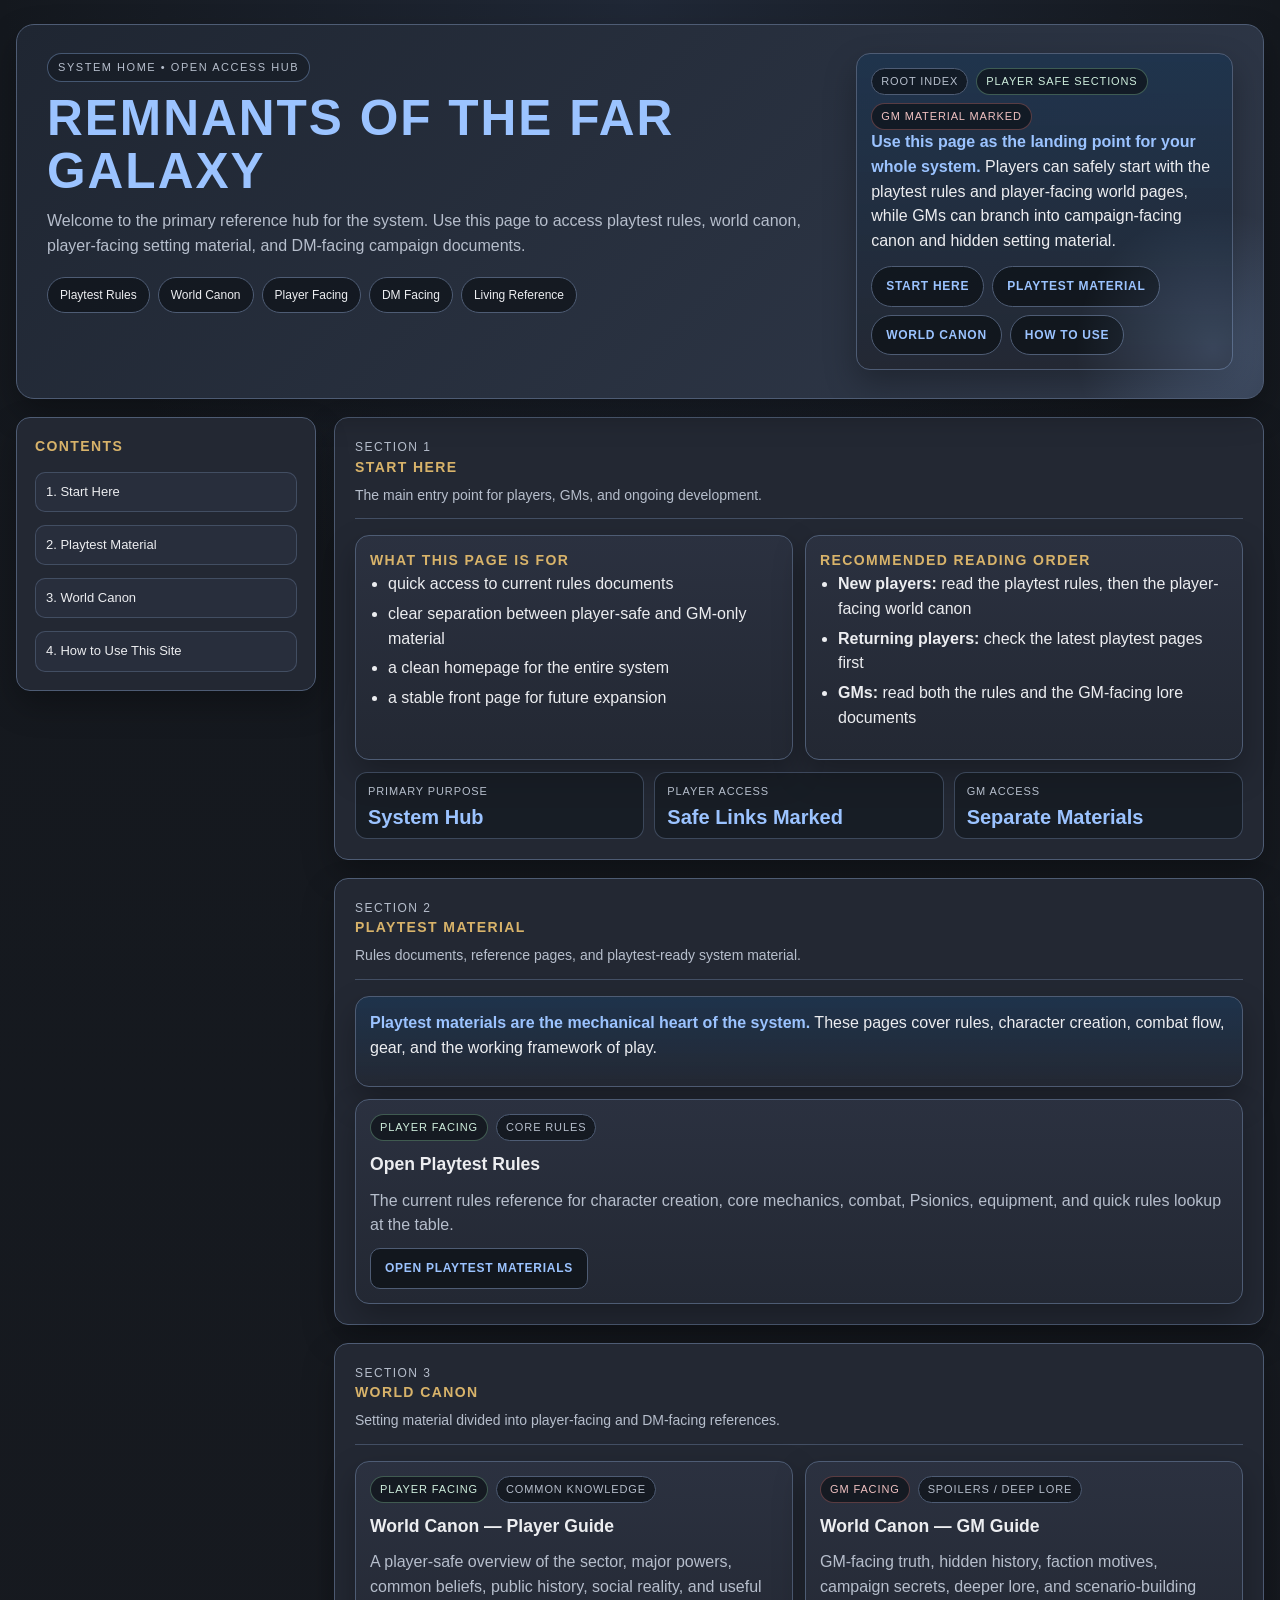
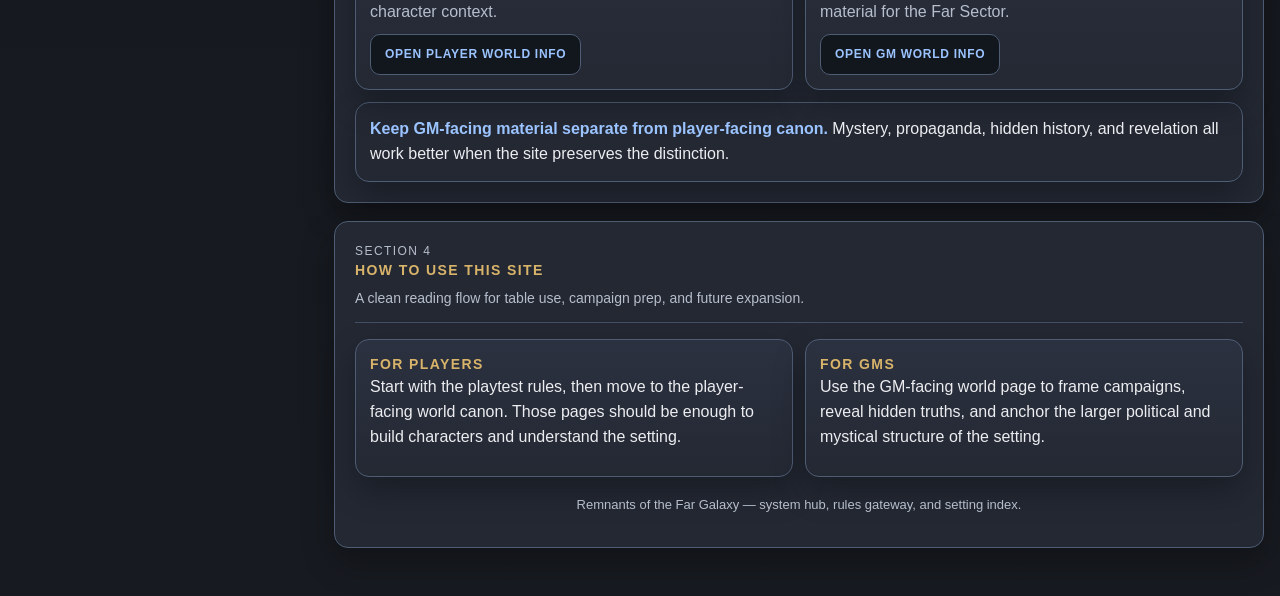
<file: index.html>
<!DOCTYPE html>
<html lang="en">
<head>
    <meta charset="UTF-8" />
    <meta name="viewport" content="width=device-width, initial-scale=1.0" />
    <title>Remnants of the Far Galaxy — Home</title>
    <style>
        :root {
          --bg: #171a20;
          --panel: #232833;
          --panel2: #2b3140;
          --line: #4e5c74;
          --text: #ecedf0;
          --muted: #b6becc;
          --accent: #9bc3ff;
          --accent2: #d8b36a;
          --danger: #d97d7d;
          --good: #8fd5aa;
          --shadow: 0 14px 32px rgba(0, 0, 0, 0.28);
          --radius: 14px;
          --content-width: 1320px;
        }

        * { box-sizing: border-box; }

        html {
          scroll-behavior: smooth;
          background: var(--bg);
        }

        body {
          margin: 0;
          font-family: Arial, Helvetica, sans-serif;
          background:
            radial-gradient(circle at top, rgba(84, 110, 163, 0.18), transparent 28%),
            linear-gradient(180deg, #14181e 0%, #171a20 100%);
          color: var(--text);
          line-height: 1.55;
        }

        a {
          color: var(--accent);
          text-decoration: none;
        }

        a:hover { text-decoration: underline; }

        .page {
          width: min(var(--content-width), calc(100% - 32px));
          margin: 0 auto;
          padding: 24px 0 48px;
        }

        .banner {
          background: linear-gradient(135deg, #1f2632, #30394a);
          border: 1px solid var(--line);
          border-radius: 18px;
          padding: 28px 30px;
          box-shadow: var(--shadow);
          margin-bottom: 18px;
          position: relative;
          overflow: hidden;
        }

        .banner::after {
          content: "";
          position: absolute;
          inset: auto -100px -100px auto;
          width: 300px;
          height: 300px;
          background: radial-gradient(circle, rgba(155, 195, 255, 0.18), transparent 65%);
          pointer-events: none;
        }

        .eyebrow {
          display: inline-block;
          margin-bottom: 10px;
          padding: 5px 10px;
          border: 1px solid rgba(155, 195, 255, 0.34);
          border-radius: 999px;
          color: var(--muted);
          font-size: 11px;
          text-transform: uppercase;
          letter-spacing: 0.14em;
          background: rgba(16, 20, 27, 0.45);
        }

        h1 {
          margin: 0;
          font-size: clamp(2rem, 4vw, 3.1rem);
          letter-spacing: 0.04em;
          text-transform: uppercase;
          color: var(--accent);
          line-height: 1.06;
        }

        .subtitle {
          margin: 12px 0 18px;
          max-width: 920px;
          color: var(--muted);
          font-size: 1rem;
        }

        .banner-grid {
          display: grid;
          grid-template-columns: 2.1fr 1fr;
          gap: 18px;
          align-items: start;
        }

        .hero-pills,
        .quick-links,
        .tag-row,
        .button-row {
          display: flex;
          flex-wrap: wrap;
          gap: 8px;
        }

        .pill,
        .tag {
          background: rgba(14, 18, 24, 0.7);
          border: 1px solid var(--line);
          border-radius: 999px;
          padding: 8px 12px;
          font-size: 12px;
          color: var(--text);
        }

        .quick-link,
        .button-link {
          display: inline-block;
          background: rgba(14, 18, 24, 0.78);
          border: 1px solid var(--line);
          border-radius: 999px;
          padding: 10px 14px;
          font-size: 12px;
          color: var(--accent);
          text-transform: uppercase;
          letter-spacing: 0.06em;
          font-weight: 700;
          transition: transform 0.15s ease, background 0.15s ease, border-color 0.15s ease;
        }

        .button-link {
          border-radius: 10px;
          padding: 10px 14px;
        }

        .quick-link:hover,
        .button-link:hover {
          text-decoration: none;
          transform: translateY(-1px);
          background: rgba(30, 37, 49, 0.95);
          border-color: rgba(155, 195, 255, 0.45);
        }

        .layout {
          display: grid;
          grid-template-columns: minmax(260px, 300px) minmax(0, 1fr);
          gap: 18px;
          align-items: start;
          min-width: 0;
        }

        .toc,
        .panel,
        .callout,
        .card,
        .note {
          background: var(--panel);
          border: 1px solid var(--line);
          border-radius: var(--radius);
          box-shadow: var(--shadow);
        }

        .toc {
          position: sticky;
          top: 16px;
          padding: 18px;
        }

        .toc h2,
        .section-header h2,
        .mini-title {
          margin: 0;
          font-size: 14px;
          text-transform: uppercase;
          letter-spacing: 0.1em;
          color: var(--accent2);
        }

        .toc-list {
          list-style: none;
          padding: 0;
          margin: 14px 0 0;
          display: grid;
          gap: 8px;
        }

        .toc-list a {
          display: block;
          padding: 9px 10px;
          border-radius: 10px;
          background: rgba(43, 49, 64, 0.75);
          border: 1px solid rgba(78, 92, 116, 0.7);
          color: var(--text);
          font-size: 13px;
        }

        .toc-list a:hover {
          background: rgba(61, 70, 91, 0.95);
          text-decoration: none;
        }

        .content {
          display: grid;
          gap: 18px;
          min-width: 0;
        }

        section.panel {
          padding: 20px;
        }

        .section-header {
          display: flex;
          justify-content: space-between;
          align-items: end;
          gap: 14px;
          padding-bottom: 12px;
          margin-bottom: 16px;
          border-bottom: 1px solid rgba(78, 92, 116, 0.75);
          flex-wrap: wrap;
        }

        .section-number {
          color: var(--muted);
          font-size: 12px;
          text-transform: uppercase;
          letter-spacing: 0.12em;
        }

        .section-title-wrap p {
          margin: 6px 0 0;
          color: var(--muted);
          font-size: 14px;
        }

        p { margin: 0 0 12px; }
        ul { margin: 0 0 14px 18px; padding: 0; }
        li + li { margin-top: 5px; }

        .grid-2,
        .grid-3,
        .grid-auto {
          display: grid;
          gap: 12px;
        }

        .grid-2 { grid-template-columns: repeat(2, minmax(0, 1fr)); }
        .grid-3 { grid-template-columns: repeat(3, minmax(0, 1fr)); }
        .grid-auto { grid-template-columns: repeat(auto-fit, minmax(240px, 1fr)); }

        .card,
        .callout,
        .note {
          padding: 14px;
        }

        .card {
          background: linear-gradient(180deg, rgba(43, 49, 64, 0.98), rgba(35, 40, 51, 0.98));
        }

        .callout {
          background: linear-gradient(180deg, rgba(30, 52, 78, 0.9), rgba(35, 40, 51, 0.98));
        }

        .callout strong,
        .note strong { color: var(--accent); }

        .tag {
          padding: 4px 9px;
          font-size: 11px;
          text-transform: uppercase;
          letter-spacing: 0.08em;
          color: var(--muted);
        }

        .gm-tag {
          border-color: rgba(217, 125, 125, 0.35);
          color: #efc0c0;
        }

        .player-tag {
          border-color: rgba(143, 213, 170, 0.35);
          color: #cfeedd;
        }

        .doc-card {
          display: flex;
          flex-direction: column;
          gap: 10px;
          min-height: 100%;
        }

        .doc-card h3 {
          margin: 0;
          color: var(--text);
          font-size: 1.1rem;
        }

        .doc-card p {
          color: var(--muted);
          margin: 0;
        }

        .doc-meta {
          display: flex;
          flex-wrap: wrap;
          gap: 8px;
        }

        .stat-grid {
          display: grid;
          grid-template-columns: repeat(auto-fit, minmax(140px, 1fr));
          gap: 10px;
        }

        .stat {
          background: rgba(16, 20, 27, 0.55);
          border: 1px solid rgba(78, 92, 116, 0.7);
          border-radius: 12px;
          padding: 10px 12px;
        }

        .stat-label {
          display: block;
          font-size: 11px;
          text-transform: uppercase;
          color: var(--muted);
          letter-spacing: 0.08em;
          margin-bottom: 6px;
        }

        .stat-value {
          display: block;
          color: var(--accent);
          font-size: 20px;
          font-weight: 700;
          line-height: 1.1;
        }

        .footer-note {
          margin-top: 18px;
          color: var(--muted);
          font-size: 13px;
          text-align: center;
        }

        html,
        body {
          max-width: 100%;
          overflow-x: hidden;
        }

        .page,
        .banner-grid,
        .layout,
        .content,
        section.panel,
        .card,
        .callout,
        .note,
        .toc,
        .grid-2 > *,
        .grid-3 > *,
        .grid-auto > *,
        .stat-grid > * {
          min-width: 0;
        }

        p,
        li,
        a,
        .pill,
        .tag,
        .button-link,
        .quick-link,
        .stat-value {
          overflow-wrap: anywhere;
          word-break: break-word;
        }

        @media (max-width: 1080px) {
          .layout,
          .banner-grid,
          .grid-3,
          .grid-2 {
            grid-template-columns: 1fr;
          }

          .toc {
            position: static;
          }
        }

        @media (max-width: 720px) {
          .page {
            width: calc(100% - 16px);
            max-width: 100%;
            padding-top: 10px;
          }

          .banner,
          section.panel,
          .toc {
            padding: 16px;
          }
        }
    </style>
</head>
<body>
<!--
    Hidden build notes:
    Root -> index.html
    Root -> website -> playtest.html
    Root -> website -> worldinfo_player.html
    Root -> website -> worldinfo_gm.html

    All document links are set to open in a new tab.
-->

<div class="page">
    <header class="banner" id="top">
        <div class="banner-grid">
            <div>
                <div class="eyebrow">System Home • Open Access Hub</div>
                <h1>Remnants of the Far Galaxy</h1>
                <p class="subtitle">
                    Welcome to the primary reference hub for the system. Use this page to access playtest rules,
                    world canon, player-facing setting material, and DM-facing campaign documents.
                </p>
                <div class="hero-pills">
                    <span class="pill">Playtest Rules</span>
                    <span class="pill">World Canon</span>
                    <span class="pill">Player Facing</span>
                    <span class="pill">DM Facing</span>
                    <span class="pill">Living Reference</span>
                </div>
            </div>

            <div>
                <div class="callout">
                    <div class="tag-row">
                        <span class="tag">Root Index</span>
                        <span class="tag player-tag">Player Safe Sections</span>
                        <span class="tag gm-tag">GM Material Marked</span>
                    </div>
                    <p>
                        <strong>Use this page as the landing point for your whole system.</strong>
                        Players can safely start with the playtest rules and player-facing world pages,
                        while GMs can branch into campaign-facing canon and hidden setting material.
                    </p>
                    <div class="quick-links" style="margin-top:12px;">
                        <a class="quick-link" href="#start-here">Start Here</a>
                        <a class="quick-link" href="#playtest-material">Playtest Material</a>
                        <a class="quick-link" href="#world-canon">World Canon</a>
                        <a class="quick-link" href="#how-to-use">How to Use</a>
                    </div>
                </div>
            </div>
        </div>
    </header>

    <div class="layout">
        <aside class="toc">
            <h2>Contents</h2>
            <ol class="toc-list">
                <li><a href="#start-here">1. Start Here</a></li>
                <li><a href="#playtest-material">2. Playtest Material</a></li>
                <li><a href="#world-canon">3. World Canon</a></li>
                <li><a href="#how-to-use">4. How to Use This Site</a></li>
            </ol>
        </aside>

        <main class="content">
            <section class="panel" id="start-here">
                <div class="section-header">
                    <div class="section-title-wrap">
                        <div class="section-number">Section 1</div>
                        <h2>Start Here</h2>
                        <p>The main entry point for players, GMs, and ongoing development.</p>
                    </div>
                </div>

                <div class="grid-2">
                    <div class="card">
                        <h3 class="mini-title">What this page is for</h3>
                        <ul>
                            <li>quick access to current rules documents</li>
                            <li>clear separation between player-safe and GM-only material</li>
                            <li>a clean homepage for the entire system</li>
                            <li>a stable front page for future expansion</li>
                        </ul>
                    </div>

                    <div class="card">
                        <h3 class="mini-title">Recommended reading order</h3>
                        <ul>
                            <li><strong>New players:</strong> read the playtest rules, then the player-facing world canon</li>
                            <li><strong>Returning players:</strong> check the latest playtest pages first</li>
                            <li><strong>GMs:</strong> read both the rules and the GM-facing lore documents</li>
                        </ul>
                    </div>
                </div>

                <div class="stat-grid" style="margin-top:12px;">
                    <div class="stat">
                        <span class="stat-label">Primary Purpose</span>
                        <span class="stat-value">System Hub</span>
                    </div>
                    <div class="stat">
                        <span class="stat-label">Player Access</span>
                        <span class="stat-value">Safe Links Marked</span>
                    </div>
                    <div class="stat">
                        <span class="stat-label">GM Access</span>
                        <span class="stat-value">Separate Materials</span>
                    </div>
                </div>
            </section>

            <section class="panel" id="playtest-material">
                <div class="section-header">
                    <div class="section-title-wrap">
                        <div class="section-number">Section 2</div>
                        <h2>Playtest Material</h2>
                        <p>Rules documents, reference pages, and playtest-ready system material.</p>
                    </div>
                </div>

                <div class="callout">
                    <p>
                        <strong>Playtest materials are the mechanical heart of the system.</strong>
                        These pages cover rules, character creation, combat flow, gear, and the working framework of play.
                    </p>
                </div>

                <div class="grid-auto" style="margin-top:12px;">
                    <div class="card doc-card">
                        <div class="doc-meta">
                            <span class="tag player-tag">Player Facing</span>
                            <span class="tag">Core Rules</span>
                        </div>
                        <h3>Open Playtest Rules</h3>
                        <p>
                            The current rules reference for character creation, core mechanics,
                            combat, Psionics, equipment, and quick rules lookup at the table.
                        </p>
                        <div class="button-row">
                            <a class="button-link" href="/website/playtest.html" target="_blank" rel="noopener noreferrer">Open playtest Materials</a>
                        </div>
                    </div>
                </div>
            </section>

            <section class="panel" id="world-canon">
                <div class="section-header">
                    <div class="section-title-wrap">
                        <div class="section-number">Section 3</div>
                        <h2>World Canon</h2>
                        <p>Setting material divided into player-facing and DM-facing references.</p>
                    </div>
                </div>

                <div class="grid-2">
                    <div class="card doc-card">
                        <div class="doc-meta">
                            <span class="tag player-tag">Player Facing</span>
                            <span class="tag">Common Knowledge</span>
                        </div>
                        <h3>World Canon — Player Guide</h3>
                        <p>
                            A player-safe overview of the sector, major powers, common beliefs,
                            public history, social reality, and useful character context.
                        </p>
                        <div class="button-row">
                            <a class="button-link" href="/website/worldinfo_player.html" target="_blank" rel="noopener noreferrer">Open Player World Info</a>
                        </div>
                    </div>

                    <div class="card doc-card">
                        <div class="doc-meta">
                            <span class="tag gm-tag">GM Facing</span>
                            <span class="tag">Spoilers / Deep Lore</span>
                        </div>
                        <h3>World Canon — GM Guide</h3>
                        <p>
                            GM-facing truth, hidden history, faction motives, campaign secrets,
                            deeper lore, and scenario-building material for the Far Sector.
                        </p>
                        <div class="button-row">
                            <a class="button-link" href="/website/worldinfo_gm.html" target="_blank" rel="noopener noreferrer">Open GM world Info</a>
                        </div>
                    </div>
                </div>

                <div class="note" style="margin-top:12px;">
                    <strong>Keep GM-facing material separate from player-facing canon.</strong>
                    Mystery, propaganda, hidden history, and revelation all work better when the site preserves the distinction.
                </div>
            </section>

            <section class="panel" id="how-to-use">
                <div class="section-header">
                    <div class="section-title-wrap">
                        <div class="section-number">Section 4</div>
                        <h2>How to Use This Site</h2>
                        <p>A clean reading flow for table use, campaign prep, and future expansion.</p>
                    </div>
                </div>

                <div class="grid-2">
                    <div class="card">
                        <h3 class="mini-title">For Players</h3>
                        <p>
                            Start with the playtest rules, then move to the player-facing world canon.
                            Those pages should be enough to build characters and understand the setting.
                        </p>
                    </div>

                    <div class="card">
                        <h3 class="mini-title">For GMs</h3>
                        <p>
                            Use the GM-facing world page to frame campaigns, reveal hidden truths,
                            and anchor the larger political and mystical structure of the setting.
                        </p>
                    </div>
                </div>

                <p class="footer-note">
                    Remnants of the Far Galaxy — system hub, rules gateway, and setting index.
                </p>
            </section>
        </main>
    </div>
</div>
</body>
</html>
</file>
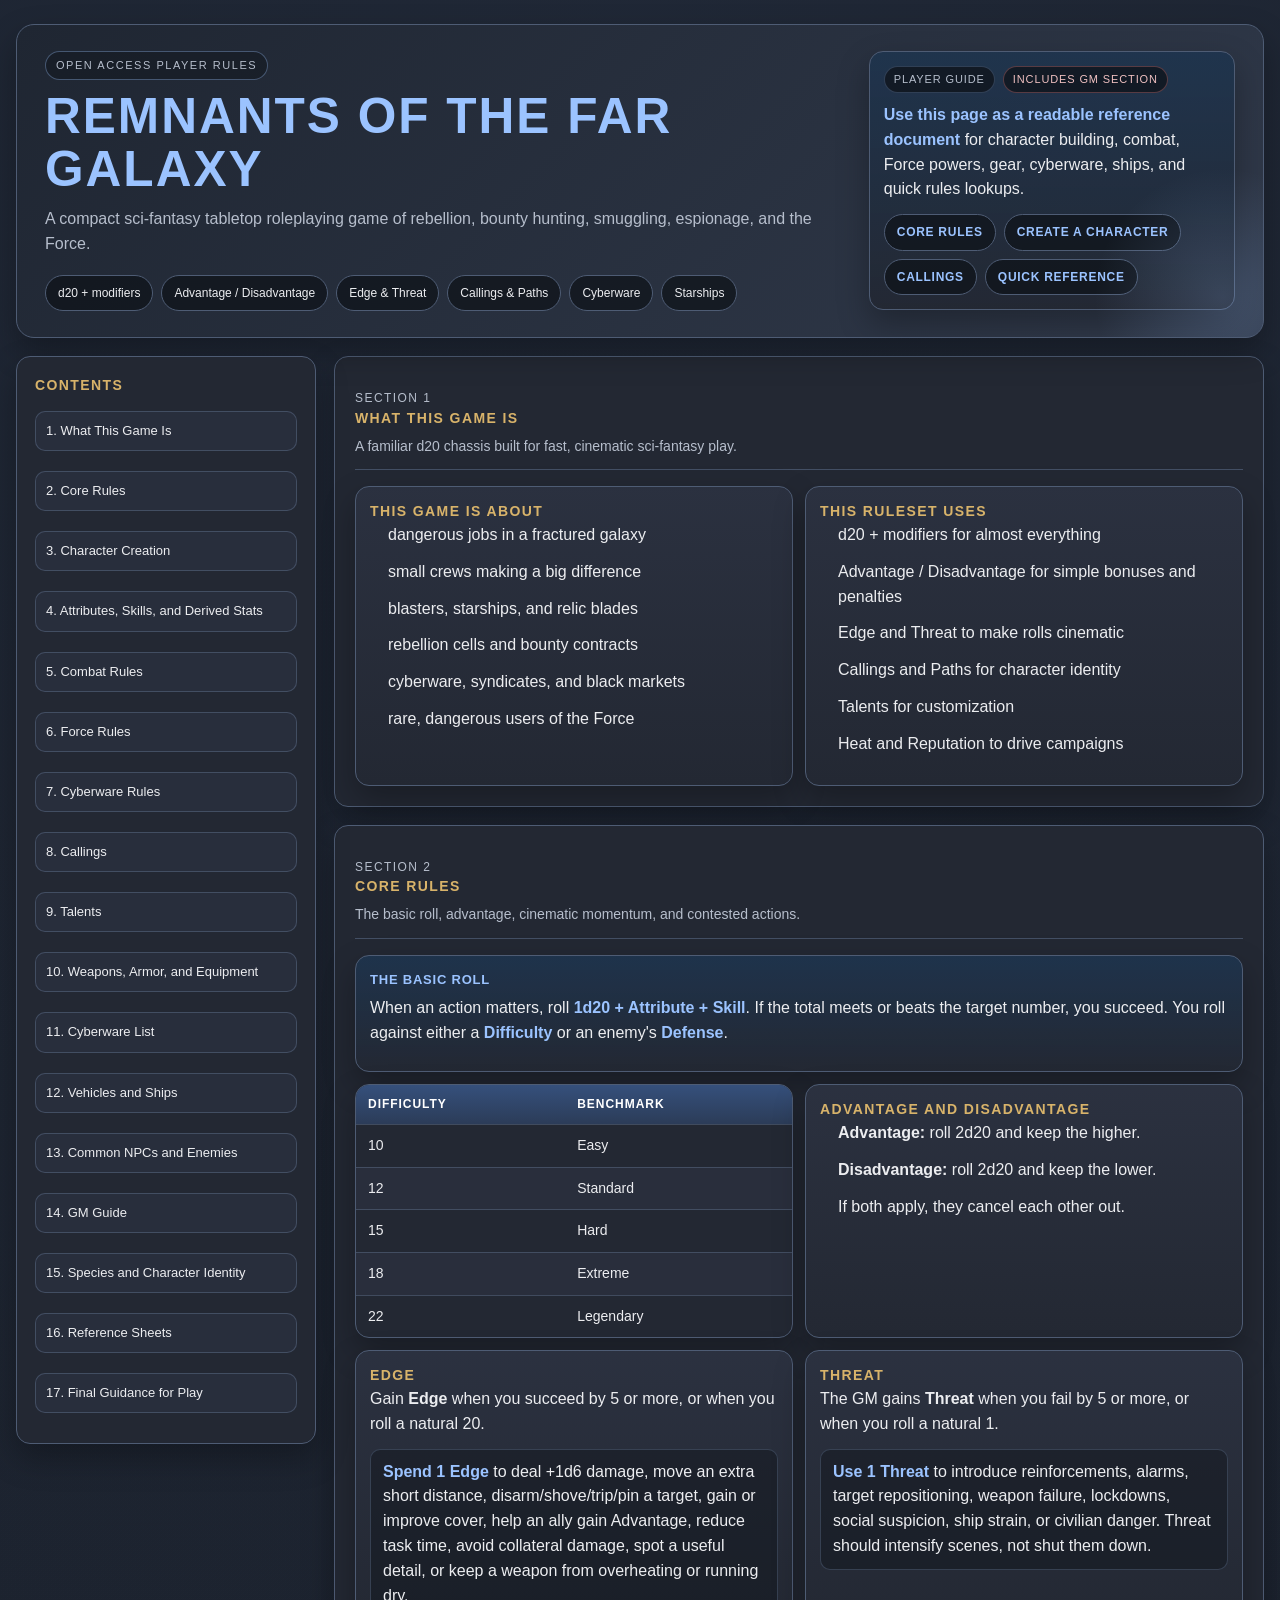
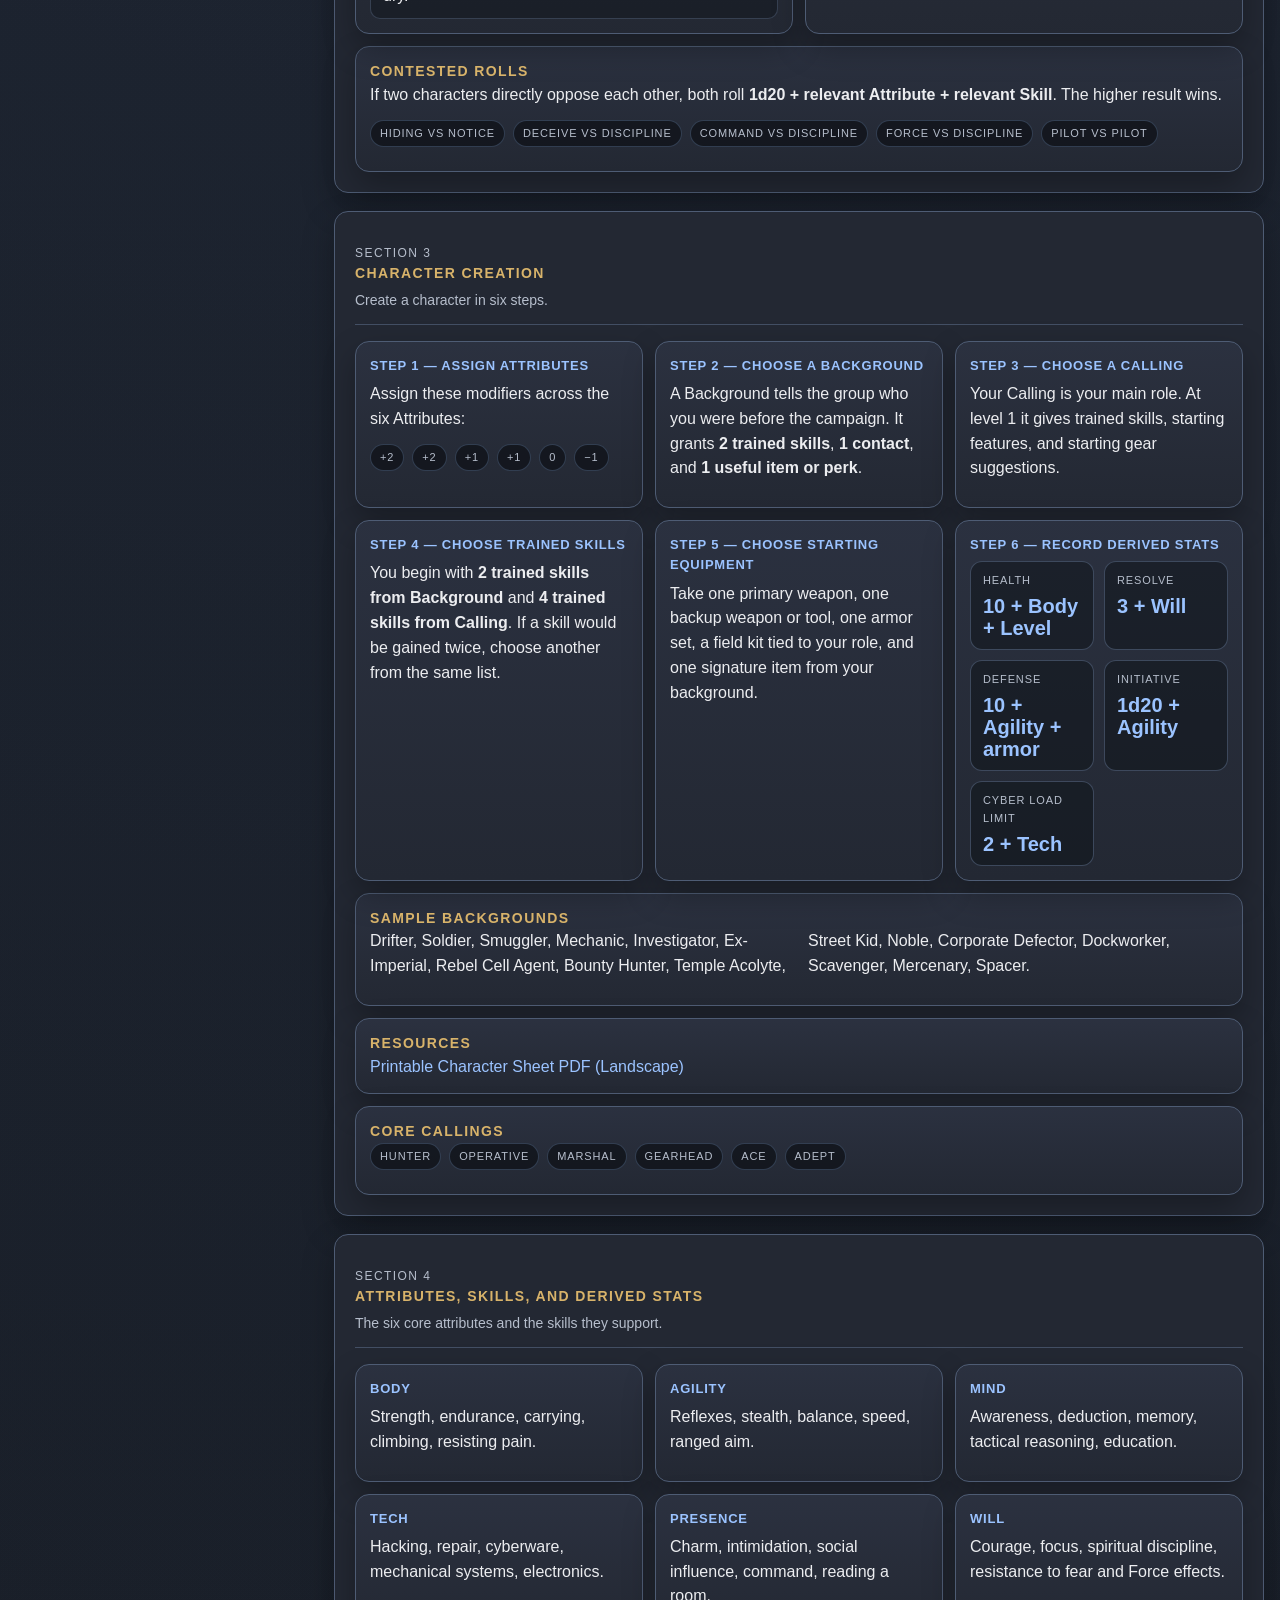
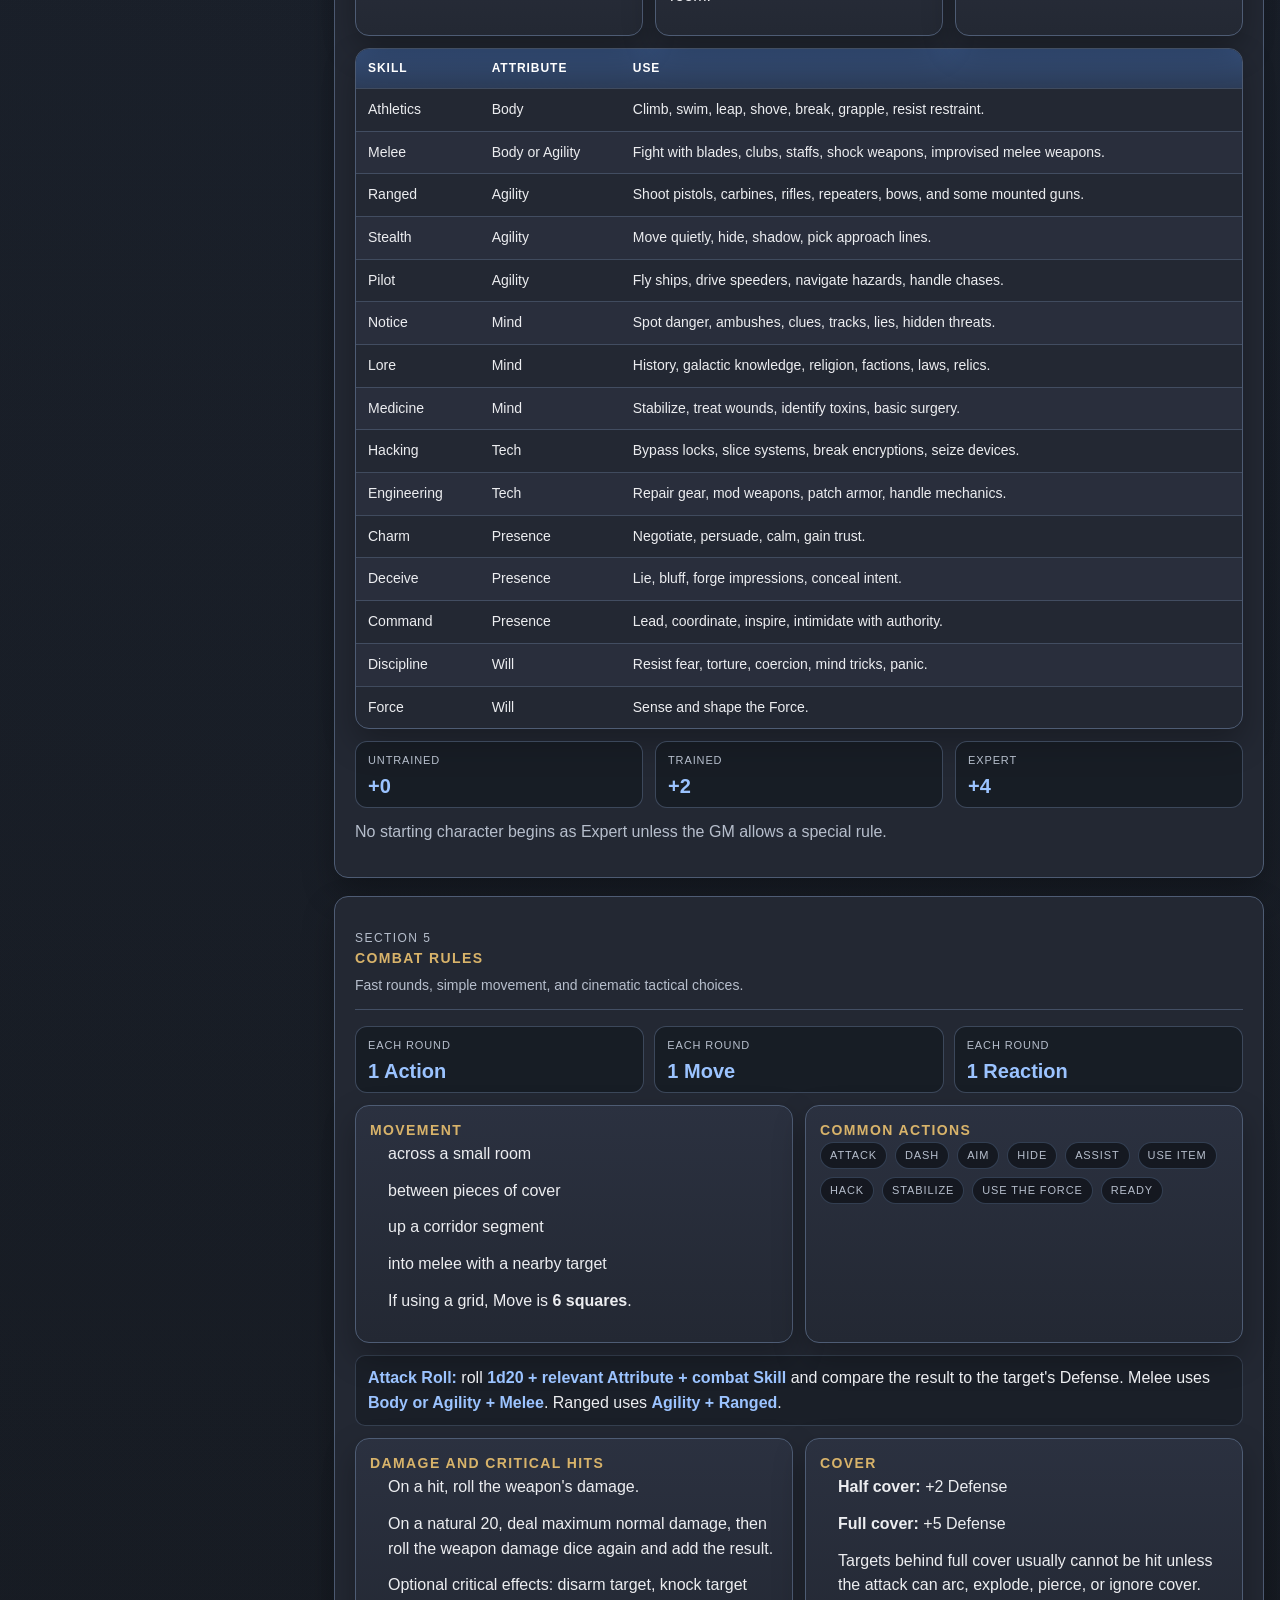
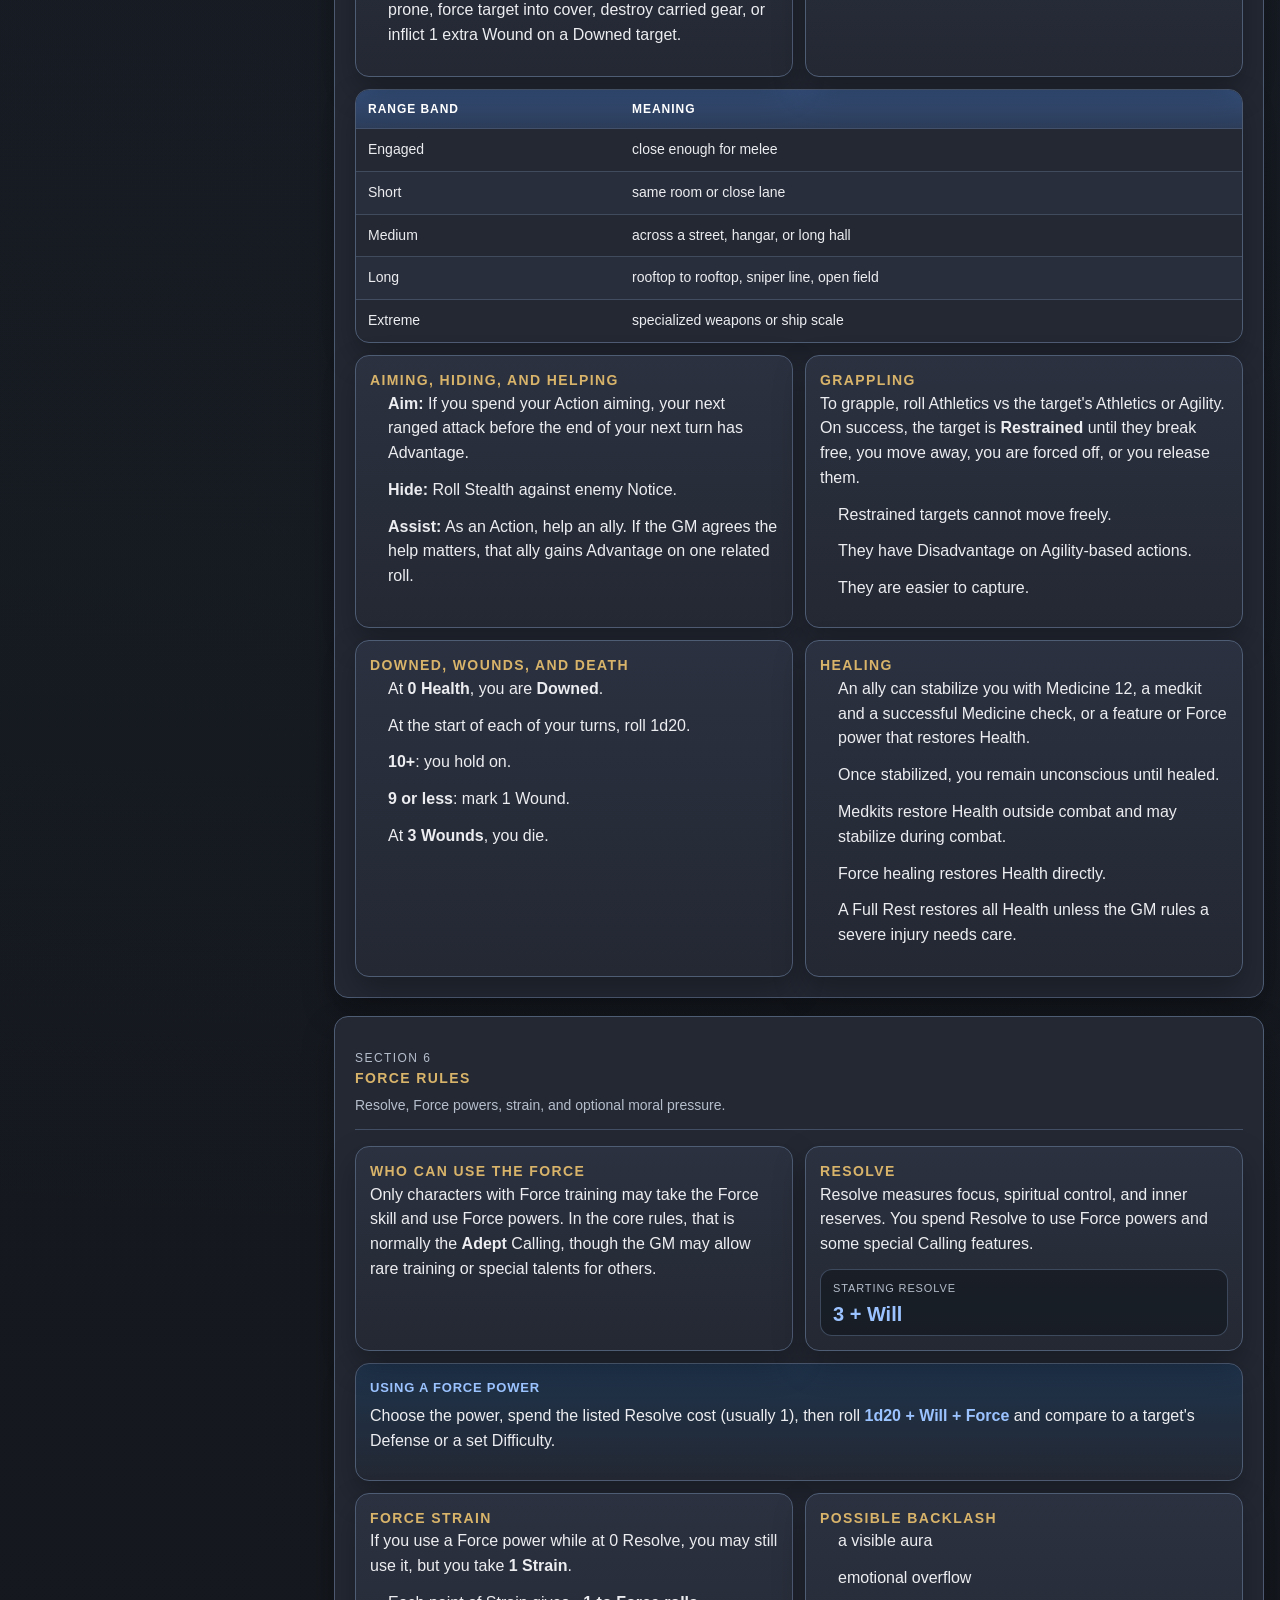
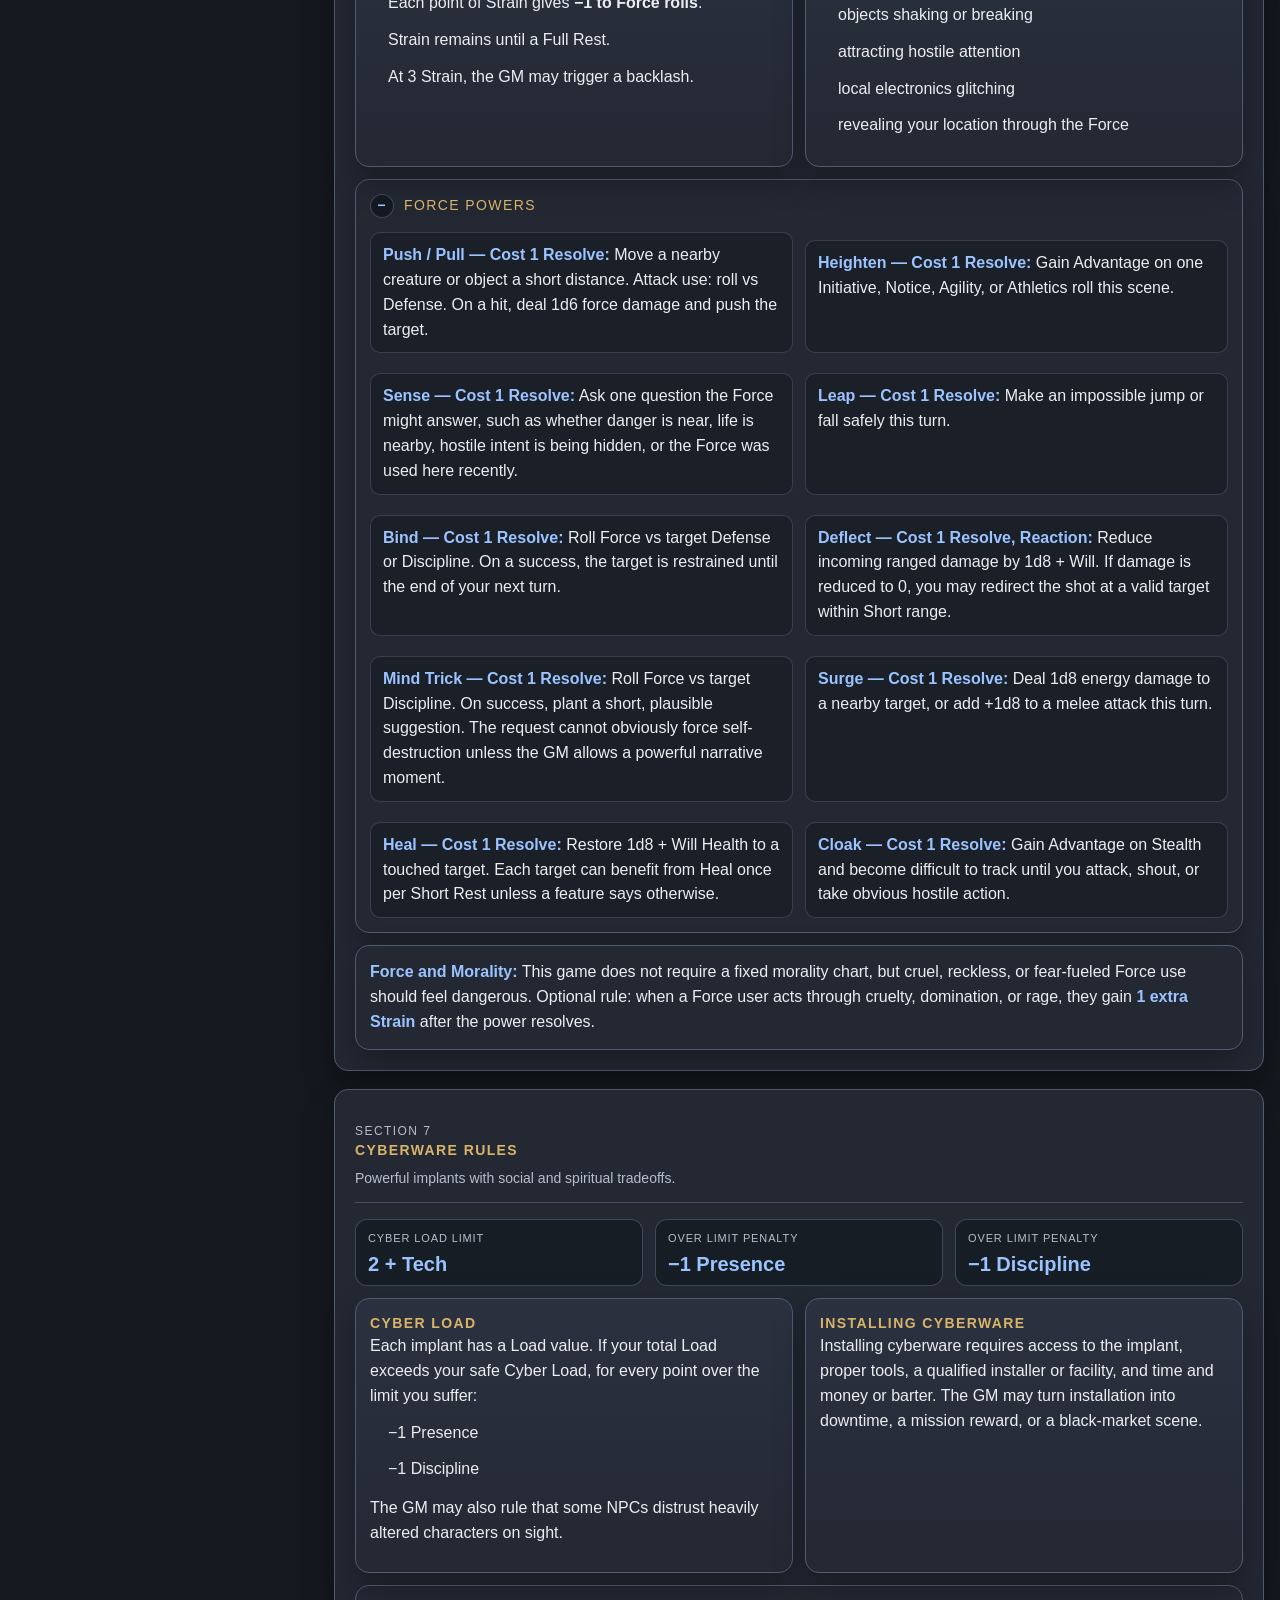
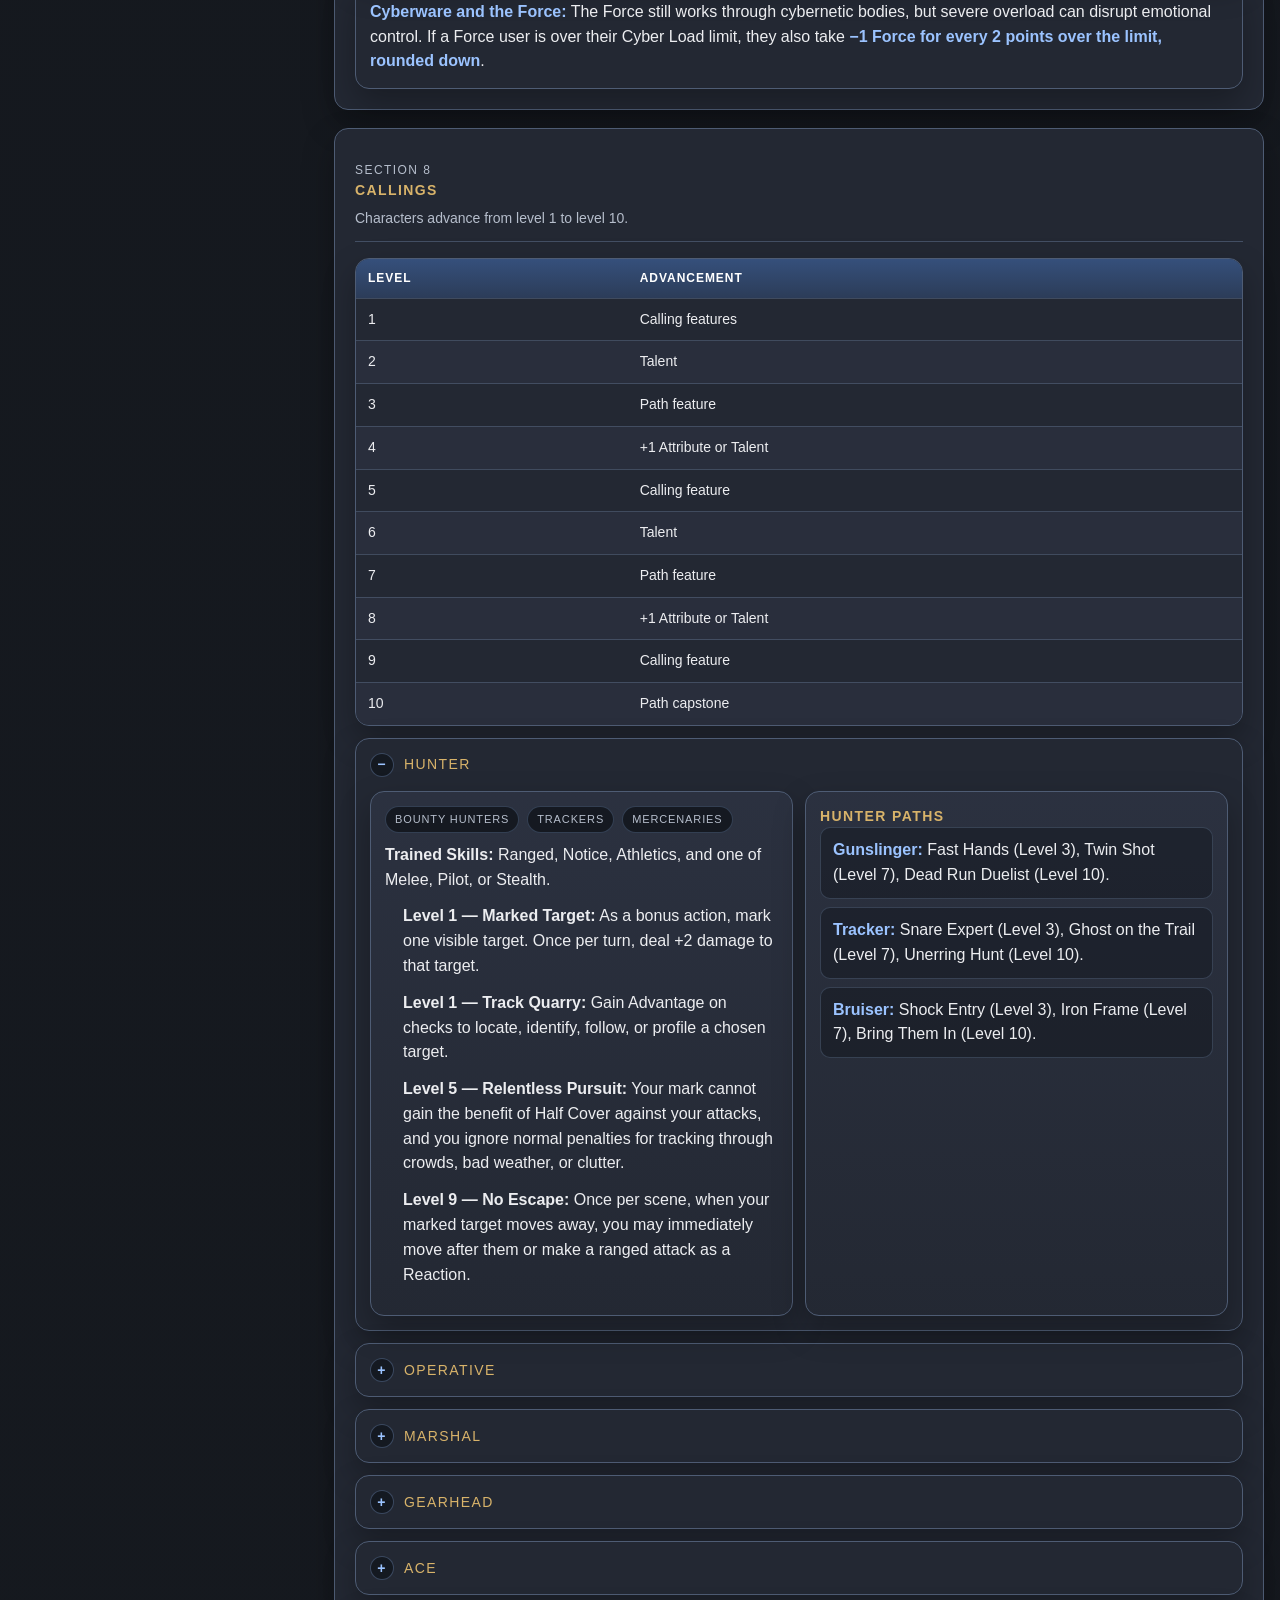
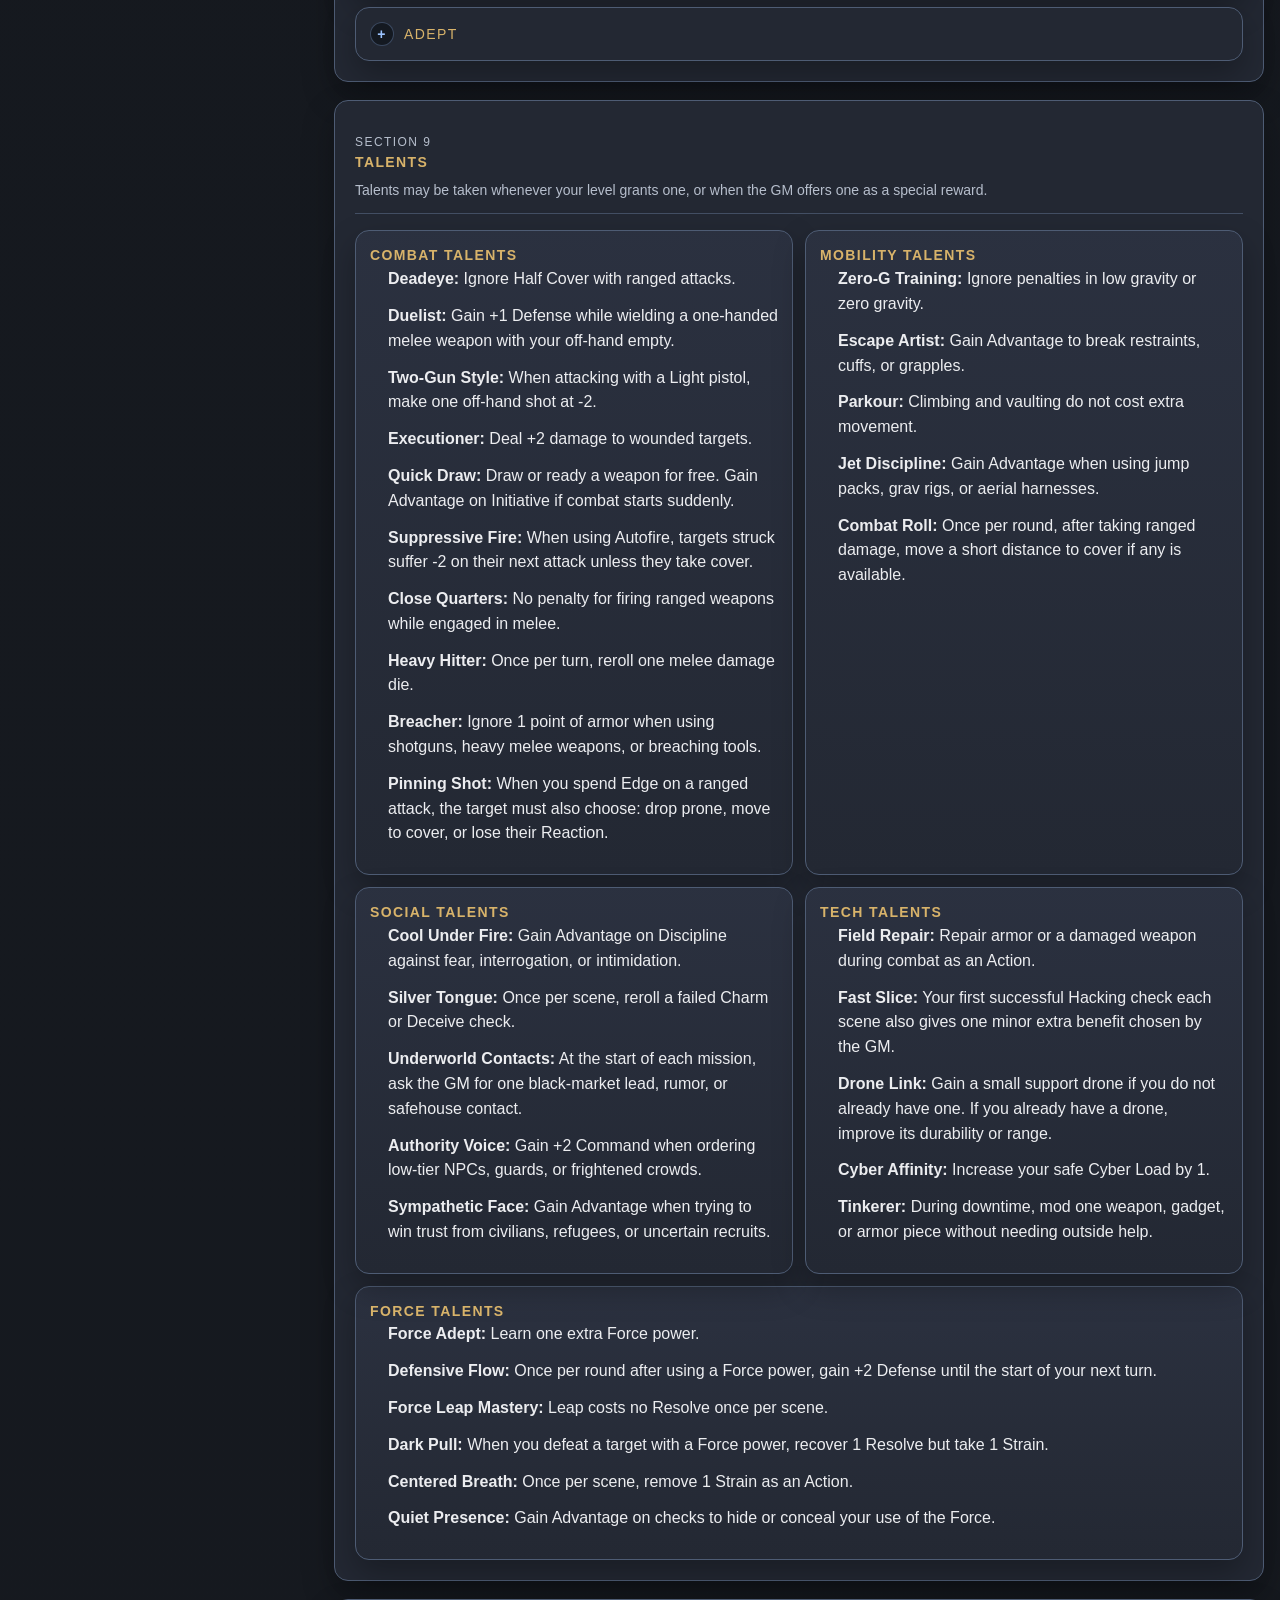
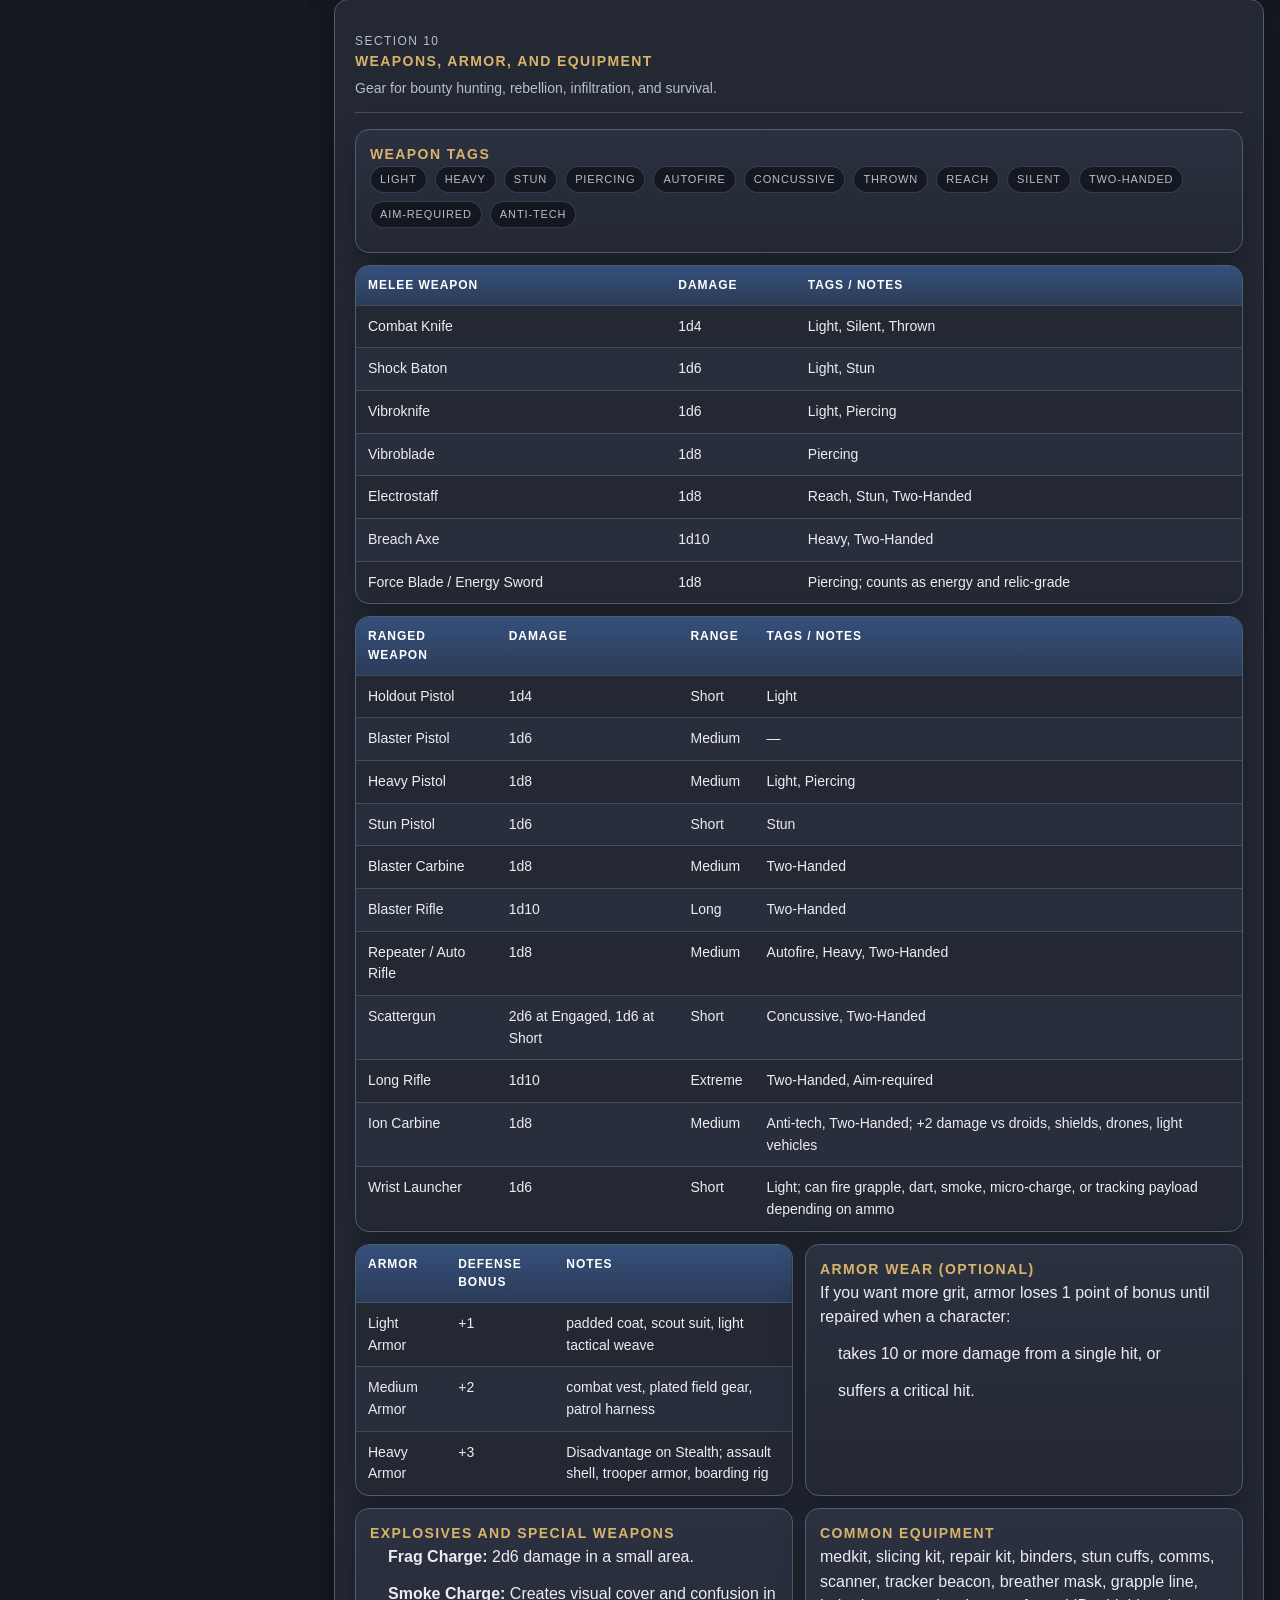
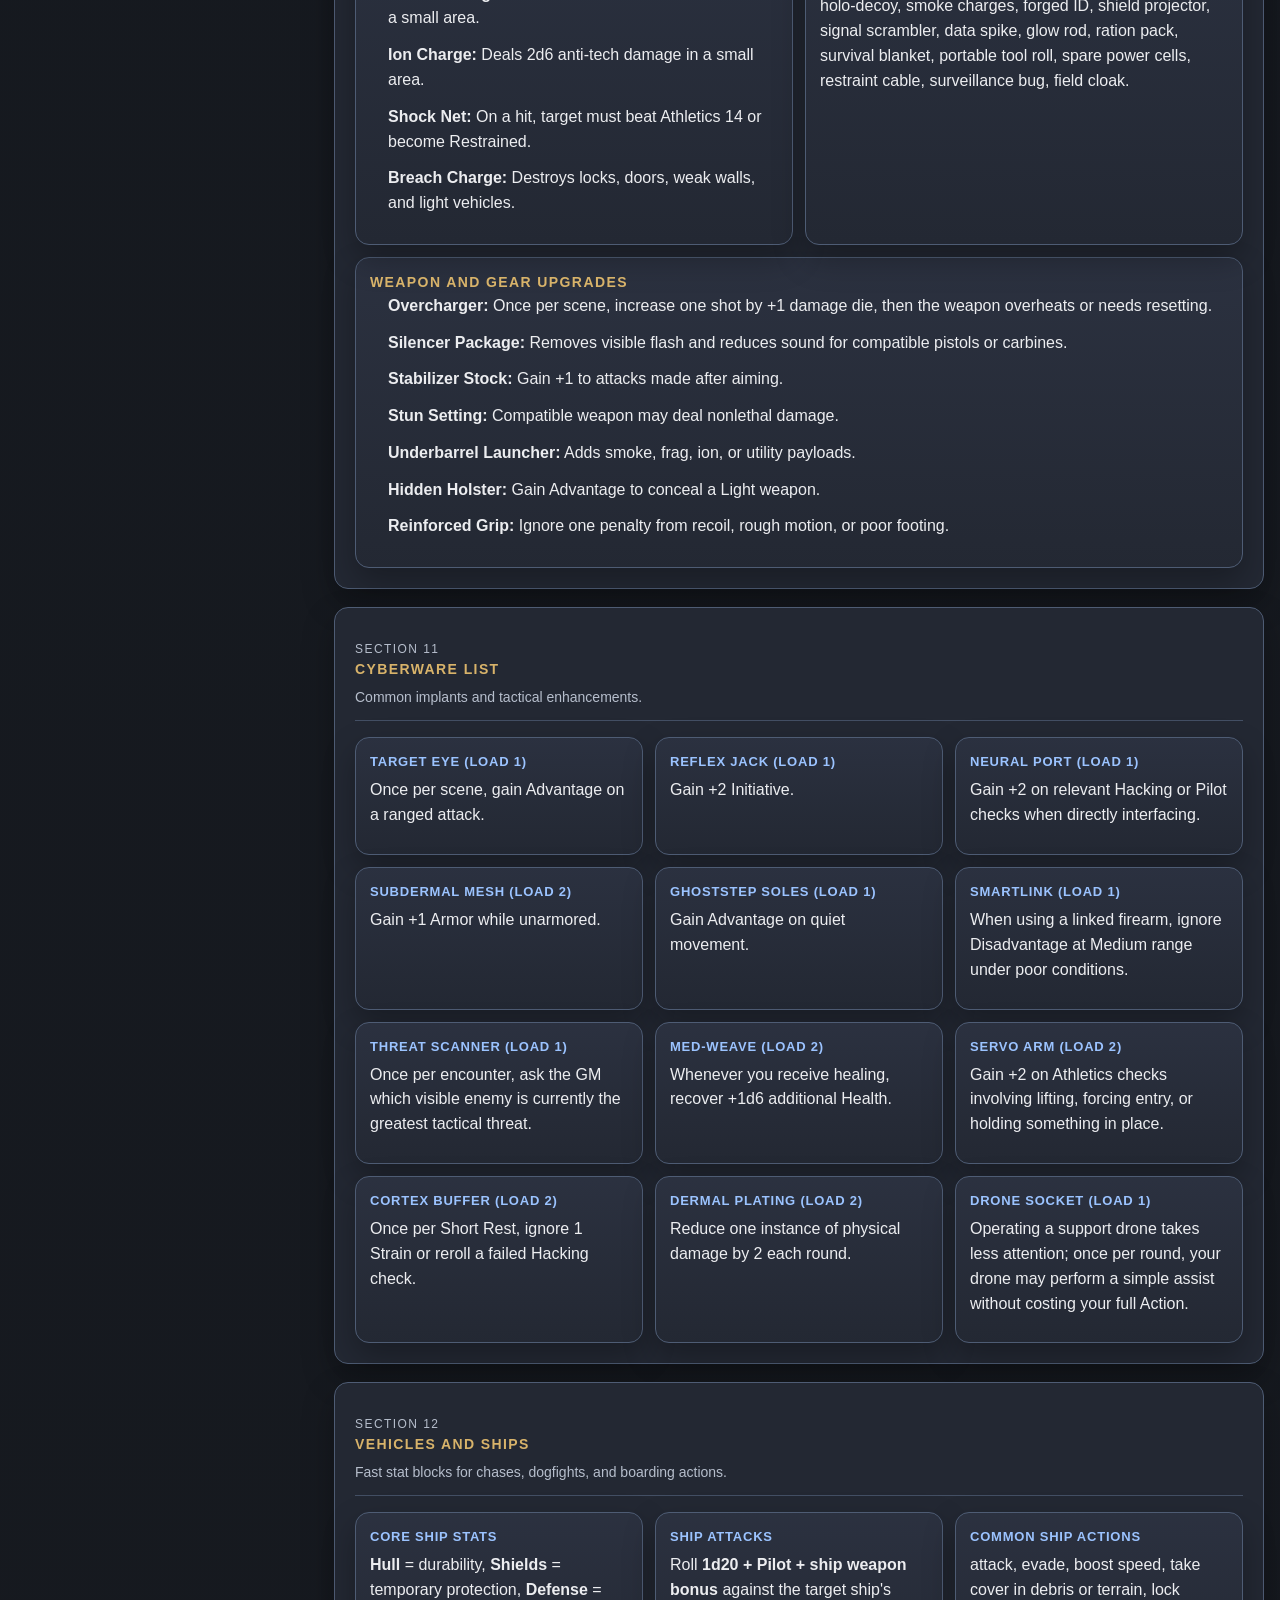
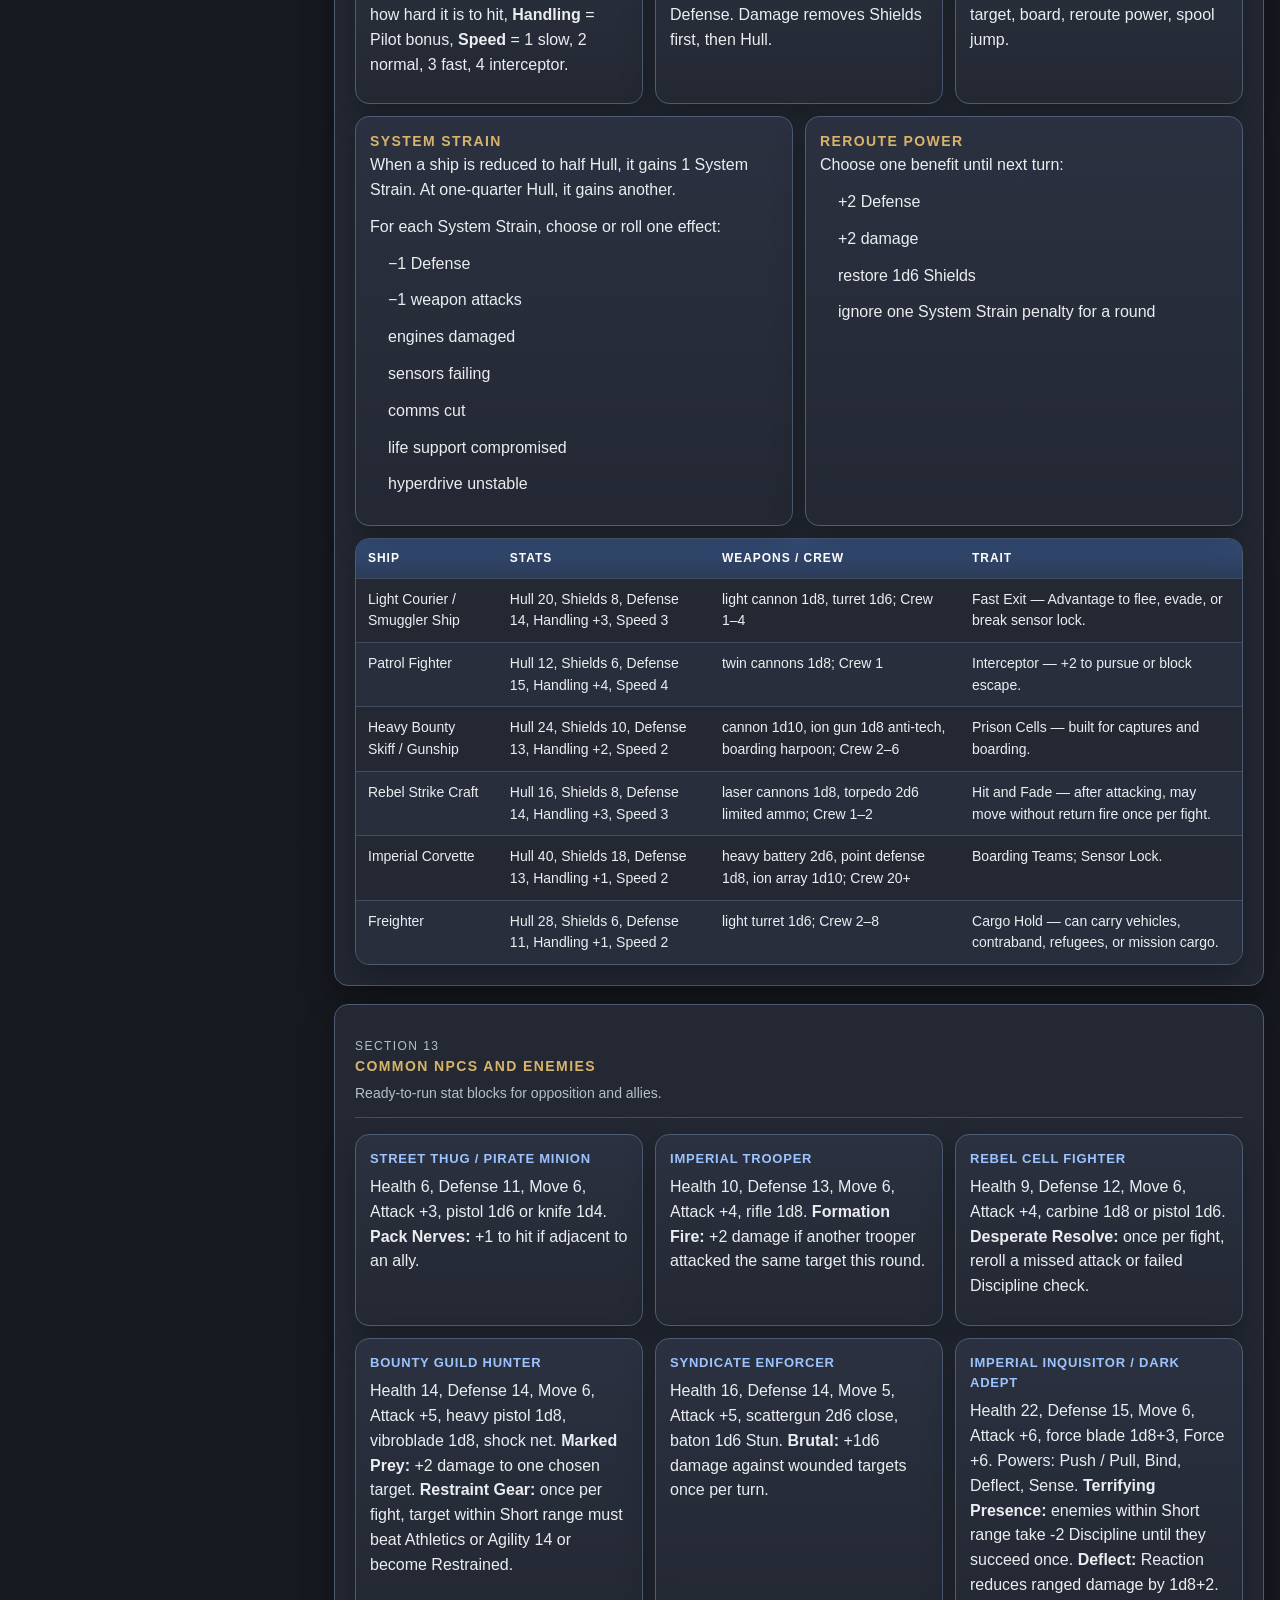
<file: website/index.html>
<!DOCTYPE html>
<html lang="en">
<head>
    <meta charset="UTF-8" />
    <meta name="viewport" content="width=device-width, initial-scale=1.0" />
    <title>Remnants of the Far Galaxy — Open Rules</title>
    <style>
        :root {
          --bg: #171a20;
          --panel: #232833;
          --panel2: #2b3140;
          --line: #4e5c74;
          --text: #ecedf0;
          --muted: #b6becc;
          --accent: #9bc3ff;
          --accent2: #d8b36a;
          --danger: #d97d7d;
          --good: #8fd5aa;
          --shadow: 0 14px 32px rgba(0, 0, 0, 0.28);
          --radius: 14px;
          --radius-sm: 10px;
          --content-width: 1360px;
        }

        * { box-sizing: border-box; }

        html {
          scroll-behavior: smooth;
          background: var(--bg);
        }

        body {
          margin: 0;
          font-family: Arial, Helvetica, sans-serif;
          background:
            radial-gradient(circle at top, rgba(84, 110, 163, 0.18), transparent 28%),
            linear-gradient(180deg, #14181e 0%, #171a20 100%);
          color: var(--text);
          line-height: 1.55;
        }

        a {
          color: var(--accent);
          text-decoration: none;
        }

        a:hover { text-decoration: underline; }

        .page {
          width: min(var(--content-width), calc(100% - 32px));
          margin: 0 auto;
          padding: 24px 0 48px;
        }

        .banner {
          background: linear-gradient(135deg, #1f2632, #30394a);
          border: 1px solid var(--line);
          border-radius: 18px;
          padding: 26px 28px;
          box-shadow: var(--shadow);
          margin-bottom: 18px;
          position: relative;
          overflow: hidden;
        }

        .banner::after {
          content: "";
          position: absolute;
          inset: auto -100px -100px auto;
          width: 280px;
          height: 280px;
          background: radial-gradient(circle, rgba(155, 195, 255, 0.18), transparent 65%);
          pointer-events: none;
        }

        .eyebrow {
          display: inline-block;
          margin-bottom: 10px;
          padding: 5px 10px;
          border: 1px solid rgba(155, 195, 255, 0.34);
          border-radius: 999px;
          color: var(--muted);
          font-size: 11px;
          text-transform: uppercase;
          letter-spacing: 0.14em;
          background: rgba(16, 20, 27, 0.45);
        }

        h1 {
          margin: 0;
          font-size: clamp(2rem, 4vw, 3.1rem);
          letter-spacing: 0.04em;
          text-transform: uppercase;
          color: var(--accent);
          line-height: 1.06;
        }

        .subtitle {
          margin: 12px 0 18px;
          max-width: 920px;
          color: var(--muted);
          font-size: 1rem;
        }

        .banner-grid {
          display: grid;
          grid-template-columns: 2.2fr 1fr;
          gap: 18px;
          align-items: start;
        }

        .hero-pills,
        .quick-links {
          display: flex;
          flex-wrap: wrap;
          gap: 8px;
        }

        .pill,
        .quick-link {
          background: rgba(14, 18, 24, 0.7);
          border: 1px solid var(--line);
          border-radius: 999px;
          padding: 8px 12px;
          font-size: 12px;
          color: var(--text);
        }

        .quick-link {
          color: var(--accent);
          text-transform: uppercase;
          letter-spacing: 0.06em;
          font-weight: 700;
        }

        .layout {
          display: grid;
          grid-template-columns: 300px minmax(0, 1fr);
          gap: 18px;
          align-items: start;
        }

        .toc,
        .panel,
        .callout,
        .card,
        .table-wrap,
        .note,
        details {
          background: var(--panel);
          border: 1px solid var(--line);
          border-radius: var(--radius);
          box-shadow: var(--shadow);
        }

        .toc {
          position: sticky;
          top: 16px;
          padding: 18px;
        }

        .toc h2,
        .section-header h2,
        .mini-title,
        details > summary {
          margin: 0;
          font-size: 14px;
          text-transform: uppercase;
          letter-spacing: 0.1em;
          color: var(--accent2);
        }

        .toc-list {
          list-style: none;
          padding: 0;
          margin: 14px 0 0;
          display: grid;
          gap: 8px;
        }

        .toc-list a {
          display: block;
          padding: 9px 10px;
          border-radius: 10px;
          background: rgba(43, 49, 64, 0.75);
          border: 1px solid rgba(78, 92, 116, 0.7);
          color: var(--text);
          font-size: 13px;
        }

        .toc-list a:hover {
          background: rgba(61, 70, 91, 0.95);
          text-decoration: none;
        }

        .content {
          display: grid;
          gap: 18px;
        }

        section.panel {
          padding: 20px;
        }

        .section-header {
          display: flex;
          justify-content: space-between;
          align-items: end;
          gap: 14px;
          padding-bottom: 12px;
          margin-bottom: 16px;
          border-bottom: 1px solid rgba(78, 92, 116, 0.75);
        }

        .section-number {
          color: var(--muted);
          font-size: 12px;
          text-transform: uppercase;
          letter-spacing: 0.12em;
        }

        .section-title-wrap p {
          margin: 6px 0 0;
          color: var(--muted);
          font-size: 14px;
        }

        p { margin: 0 0 12px; }
        ul, ol { margin: 0 0 14px 18px; padding: 0; }
        li + li { margin-top: 5px; }

        .grid-2,
        .grid-3,
        .grid-4,
        .grid-auto {
          display: grid;
          gap: 12px;
        }

        .grid-2 { grid-template-columns: repeat(2, minmax(0, 1fr)); }
        .grid-3 { grid-template-columns: repeat(3, minmax(0, 1fr)); }
        .grid-4 { grid-template-columns: repeat(4, minmax(0, 1fr)); }
        .grid-auto { grid-template-columns: repeat(auto-fit, minmax(220px, 1fr)); }

        .card,
        .callout,
        .note,
        details {
          padding: 14px;
        }

        .card {
          background: linear-gradient(180deg, rgba(43, 49, 64, 0.98), rgba(35, 40, 51, 0.98));
        }

        .callout {
          background: linear-gradient(180deg, rgba(30, 52, 78, 0.9), rgba(35, 40, 51, 0.98));
        }

        .callout strong,
        .note strong,
        .rule strong { color: var(--accent); }

        .tag-row {
          display: flex;
          flex-wrap: wrap;
          gap: 8px;
          margin-bottom: 10px;
        }

        .tag {
          display: inline-block;
          padding: 4px 9px;
          background: rgba(13, 16, 22, 0.7);
          border: 1px solid rgba(155, 195, 255, 0.22);
          border-radius: 999px;
          color: var(--muted);
          font-size: 11px;
          text-transform: uppercase;
          letter-spacing: 0.08em;
        }

        .gm-tag {
          border-color: rgba(217, 125, 125, 0.35);
          color: #efc0c0;
        }

        .list-tight { margin-bottom: 0; }
        .list-plain { list-style: none; margin-left: 0; }

        .rule {
          padding: 10px 12px;
          background: rgba(16, 20, 27, 0.45);
          border: 1px solid rgba(78, 92, 116, 0.55);
          border-radius: 10px;
        }

        .rule + .rule { margin-top: 8px; }

        .rule-title {
          display: block;
          color: var(--accent);
          font-size: 13px;
          font-weight: 700;
          text-transform: uppercase;
          letter-spacing: 0.06em;
          margin-bottom: 6px;
        }

        table {
          width: 100%;
          border-collapse: collapse;
          font-size: 14px;
        }

        .table-wrap {
          overflow: hidden;
          padding: 0;
        }

        thead {
          background: linear-gradient(180deg, rgba(54, 82, 127, 0.95), rgba(44, 61, 90, 0.95));
        }

        th,
        td {
          padding: 10px 12px;
          border-bottom: 1px solid rgba(78, 92, 116, 0.68);
          vertical-align: top;
          text-align: left;
        }

        th {
          color: #fff;
          font-size: 12px;
          text-transform: uppercase;
          letter-spacing: 0.08em;
        }

        tbody tr:nth-child(even) {
          background: rgba(43, 49, 64, 0.72);
        }

        tbody tr:last-child td { border-bottom: 0; }

        .stat-grid {
          display: grid;
          grid-template-columns: repeat(auto-fit, minmax(120px, 1fr));
          gap: 10px;
        }

        .stat {
          background: rgba(16, 20, 27, 0.55);
          border: 1px solid rgba(78, 92, 116, 0.7);
          border-radius: 12px;
          padding: 10px 12px;
        }

        .stat-label {
          display: block;
          font-size: 11px;
          text-transform: uppercase;
          color: var(--muted);
          letter-spacing: 0.08em;
          margin-bottom: 6px;
        }

        .stat-value {
          display: block;
          color: var(--accent);
          font-size: 20px;
          font-weight: 700;
          line-height: 1.1;
        }

        .two-column-text {
          columns: 2 260px;
          column-gap: 18px;
        }

        details > summary {
          cursor: pointer;
          list-style: none;
          display: flex;
          align-items: center;
          gap: 10px;
        }

        details > summary::-webkit-details-marker { display: none; }

        details > summary::before {
          content: "+";
          display: inline-grid;
          place-items: center;
          width: 22px;
          height: 22px;
          border-radius: 999px;
          background: rgba(16, 20, 27, 0.72);
          border: 1px solid rgba(155, 195, 255, 0.28);
          color: var(--accent);
          font-weight: 700;
        }

        details[open] > summary::before { content: "−"; }
        details > div { margin-top: 14px; }

        .footer-note {
          margin-top: 18px;
          color: var(--muted);
          font-size: 13px;
          text-align: center;
        }

        @media (max-width: 1080px) {
          .layout,
          .banner-grid,
          .grid-4,
          .grid-3,
          .grid-2 {
            grid-template-columns: 1fr;
          }

          .toc {
            position: static;
          }
        }

        @media (max-width: 720px) {
          .page {
            width: min(100% - 18px, var(--content-width));
            padding-top: 10px;
          }

          .banner,
          section.panel,
          .toc {
            padding: 16px;
          }

          th,
          td {
            padding: 9px 10px;
            font-size: 13px;
          }
        }
    </style>
</head>
<body>
<div class="page">
    <header class="banner" id="top">
        <div class="banner-grid">
            <div>
                <div class="eyebrow">Open Access Player Rules</div>
                <h1>Remnants of the Far Galaxy</h1>
                <p class="subtitle">A compact sci-fantasy tabletop roleplaying game of rebellion, bounty hunting, smuggling, espionage, and the Force.</p>
                <div class="hero-pills">
                    <span class="pill">d20 + modifiers</span>
                    <span class="pill">Advantage / Disadvantage</span>
                    <span class="pill">Edge &amp; Threat</span>
                    <span class="pill">Callings &amp; Paths</span>
                    <span class="pill">Cyberware</span>
                    <span class="pill">Starships</span>
                </div>
            </div>
            <div>
                <div class="callout">
                    <div class="tag-row">
                        <span class="tag">Player Guide</span>
                        <span class="tag gm-tag">Includes GM Section</span>
                    </div>
                    <p><strong>Use this page as a readable reference document</strong> for character building, combat, Force powers, gear, cyberware, ships, and quick rules lookups.</p>
                    <div class="quick-links" style="margin-top:12px;">
                        <a class="quick-link" href="#core-rules">Core Rules</a>
                        <a class="quick-link" href="#character-creation">Create a Character</a>
                        <a class="quick-link" href="#callings">Callings</a>
                        <a class="quick-link" href="#reference-sheets">Quick Reference</a>
                    </div>
                </div>
            </div>
        </div>
    </header>

    <div class="layout">
        <aside class="toc">
            <h2>Contents</h2>
            <ol class="toc-list">
                <p><a href="#what-this-game-is">1. What This Game Is</a></p>
                <p><a href="#core-rules">2. Core Rules</a></p>
                <p><a href="#character-creation">3. Character Creation</a></p>
                <p><a href="#attributes-skills">4. Attributes, Skills, and Derived Stats</a></p>
                <p><a href="#combat-rules">5. Combat Rules</a></p>
                <p><a href="#force-rules">6. Force Rules</a></p>
                <p><a href="#cyberware-rules">7. Cyberware Rules</a></p>
                <p><a href="#callings">8. Callings</a></p>
                <p><a href="#talents">9. Talents</a></p>
                <p><a href="#equipment">10. Weapons, Armor, and Equipment</a></p>
                <p><a href="#cyberware-list">11. Cyberware List</a></p>
                <p><a href="#vehicles-ships">12. Vehicles and Ships</a></p>
                <p><a href="#npcs-enemies">13. Common NPCs and Enemies</a></p>
                <p><a href="#gm-guide">14. GM Guide</a></p>
                <p><a href="#species-identity">15. Species and Character Identity</a></p>
                <p><a href="#reference-sheets">16. Reference Sheets</a></p>
                <p><a href="#final-guidance">17. Final Guidance for Play</a></p>
            </ol>
        </aside>

        <main class="content">
            <section class="panel">
                <p><a id="what-this-game-is"> </a></p>
                <div class="section-header">
                    <div class="section-title-wrap">
                        <div class="section-number">Section 1</div>
                        <h2>What This Game Is</h2>
                        <p>A familiar d20 chassis built for fast, cinematic sci-fantasy play.</p>
                    </div>
                </div>

                <div class="grid-2">
                    <div class="card">
                        <h3 class="mini-title">This game is about</h3>
                        <ul>
                            <p>dangerous jobs in a fractured galaxy</p>
                            <p>small crews making a big difference</p>
                            <p>blasters, starships, and relic blades</p>
                            <p>rebellion cells and bounty contracts</p>
                            <p>cyberware, syndicates, and black markets</p>
                            <p>rare, dangerous users of the Force</p>
                        </ul>
                    </div>
                    <div class="card">
                        <h3 class="mini-title">This ruleset uses</h3>
                        <ul>
                            <p>d20 + modifiers for almost everything</p>
                            <p>Advantage / Disadvantage for simple bonuses and penalties</p>
                            <p>Edge and Threat to make rolls cinematic</p>
                            <p>Callings and Paths for character identity</p>
                            <p>Talents for customization</p>
                            <p>Heat and Reputation to drive campaigns</p>
                        </ul>
                    </div>
                </div>
            </section>

            <section class="panel" >
                <p><a id="core-rules"> </a></p>
                <div class="section-header">
                    <div class="section-title-wrap">
                        <div class="section-number">Section 2</div>
                        <h2>Core Rules</h2>
                        <p>The basic roll, advantage, cinematic momentum, and contested actions.</p>
                    </div>
                </div>

                <div class="callout">
                    <span class="rule-title">The Basic Roll</span>
                    <p>When an action matters, roll <strong>1d20 + Attribute + Skill</strong>. If the total meets or beats the target number, you succeed. You roll against either a <strong>Difficulty</strong> or an enemy's <strong>Defense</strong>.</p>
                </div>

                <div class="grid-2" style="margin-top:12px;">
                    <div class="table-wrap">
                        <table>
                            <thead>
                            <tr><th>Difficulty</th><th>Benchmark</th></tr>
                            </thead>
                            <tbody>
                            <tr><td>10</td><td>Easy</td></tr>
                            <tr><td>12</td><td>Standard</td></tr>
                            <tr><td>15</td><td>Hard</td></tr>
                            <tr><td>18</td><td>Extreme</td></tr>
                            <tr><td>22</td><td>Legendary</td></tr>
                            </tbody>
                        </table>
                    </div>
                    <div class="card">
                        <h3 class="mini-title">Advantage and Disadvantage</h3>
                        <ul class="list-tight">
                            <p><strong>Advantage:</strong> roll 2d20 and keep the higher.</p>
                            <p><strong>Disadvantage:</strong> roll 2d20 and keep the lower.</p>
                            <p>If both apply, they cancel each other out.</p>
                        </ul>
                    </div>
                </div>

                <div class="grid-2" style="margin-top:12px;">
                    <div class="card">
                        <h3 class="mini-title">Edge</h3>
                        <p>Gain <strong>Edge</strong> when you succeed by 5 or more, or when you roll a natural 20.</p>
                        <div class="rule"><strong>Spend 1 Edge</strong> to deal +1d6 damage, move an extra short distance, disarm/shove/trip/pin a target, gain or improve cover, help an ally gain Advantage, reduce task time, avoid collateral damage, spot a useful detail, or keep a weapon from overheating or running dry.</div>
                    </div>
                    <div class="card">
                        <h3 class="mini-title">Threat</h3>
                        <p>The GM gains <strong>Threat</strong> when you fail by 5 or more, or when you roll a natural 1.</p>
                        <div class="rule"><strong>Use 1 Threat</strong> to introduce reinforcements, alarms, target repositioning, weapon failure, lockdowns, social suspicion, ship strain, or civilian danger. Threat should intensify scenes, not shut them down.</div>
                    </div>
                </div>

                <div class="card" style="margin-top:12px;">
                    <h3 class="mini-title">Contested Rolls</h3>
                    <p>If two characters directly oppose each other, both roll <strong>1d20 + relevant Attribute + relevant Skill</strong>. The higher result wins.</p>
                    <div class="tag-row" style="margin-top:10px;">
                        <span class="tag">Hiding vs Notice</span>
                        <span class="tag">Deceive vs Discipline</span>
                        <span class="tag">Command vs Discipline</span>
                        <span class="tag">Force vs Discipline</span>
                        <span class="tag">Pilot vs Pilot</span>
                    </div>
                </div>
            </section>

            <section class="panel" >
                <p><a id="character-creation"> </a></p>
                <div class="section-header">
                    <div class="section-title-wrap">
                        <div class="section-number">Section 3</div>
                        <h2>Character Creation</h2>
                        <p>Create a character in six steps.</p>
                    </div>
                </div>

                <div class="grid-auto">
                    <div class="card">
                        <span class="rule-title">Step 1 — Assign Attributes</span>
                        <p>Assign these modifiers across the six Attributes:</p>
                        <div class="tag-row"><span class="tag">+2</span><span class="tag">+2</span><span class="tag">+1</span><span class="tag">+1</span><span class="tag">0</span><span class="tag">−1</span></div>
                    </div>
                    <div class="card">
                        <span class="rule-title">Step 2 — Choose a Background</span>
                        <p>A Background tells the group who you were before the campaign. It grants <strong>2 trained skills</strong>, <strong>1 contact</strong>, and <strong>1 useful item or perk</strong>.</p>
                    </div>
                    <div class="card">
                        <span class="rule-title">Step 3 — Choose a Calling</span>
                        <p>Your Calling is your main role. At level 1 it gives trained skills, starting features, and starting gear suggestions.</p>
                    </div>
                    <div class="card">
                        <span class="rule-title">Step 4 — Choose Trained Skills</span>
                        <p>You begin with <strong>2 trained skills from Background</strong> and <strong>4 trained skills from Calling</strong>. If a skill would be gained twice, choose another from the same list.</p>
                    </div>
                    <div class="card">
                        <span class="rule-title">Step 5 — Choose Starting Equipment</span>
                        <p>Take one primary weapon, one backup weapon or tool, one armor set, a field kit tied to your role, and one signature item from your background.</p>
                    </div>
                    <div class="card">
                        <span class="rule-title">Step 6 — Record Derived Stats</span>
                        <div class="stat-grid">
                            <div class="stat"><span class="stat-label">Health</span><span class="stat-value">10 + Body + Level</span></div>
                            <div class="stat"><span class="stat-label">Resolve</span><span class="stat-value">3 + Will</span></div>
                            <div class="stat"><span class="stat-label">Defense</span><span class="stat-value">10 + Agility + armor</span></div>
                            <div class="stat"><span class="stat-label">Initiative</span><span class="stat-value">1d20 + Agility</span></div>
                            <div class="stat"><span class="stat-label">Cyber Load Limit</span><span class="stat-value">2 + Tech</span></div>
                        </div>
                    </div>
                </div>

                <div class="card" style="margin-top:12px;">
                    <h3 class="mini-title">Sample Backgrounds</h3>
                    <p class="two-column-text">Drifter, Soldier, Smuggler, Mechanic, Investigator, Ex-Imperial, Rebel Cell Agent, Bounty Hunter, Temple Acolyte, Street Kid, Noble, Corporate Defector, Dockworker, Scavenger, Mercenary, Spacer.</p>
                </div>

                <div class="card" style="margin-top:12px;">
                    <h3 class="mini-title">Resources</h3>
                    <a href="/website/rtfg_google_docs_printable.pdf" download>Printable Character Sheet PDF (Landscape)</a>
                </div>

                <div class="card" style="margin-top:12px;">
                    <h3 class="mini-title">Core Callings</h3>
                    <div class="tag-row">
                        <span class="tag">Hunter</span>
                        <span class="tag">Operative</span>
                        <span class="tag">Marshal</span>
                        <span class="tag">Gearhead</span>
                        <span class="tag">Ace</span>
                        <span class="tag">Adept</span>
                    </div>
                </div>
            </section>

            <section class="panel" >
                <p><a id="attributes-skills"> </a></p>
                <div class="section-header">
                    <div class="section-title-wrap">
                        <div class="section-number">Section 4</div>
                        <h2>Attributes, Skills, and Derived Stats</h2>
                        <p>The six core attributes and the skills they support.</p>
                    </div>
                </div>

                <div class="grid-3">
                    <div class="card"><span class="rule-title">Body</span><p>Strength, endurance, carrying, climbing, resisting pain.</p></div>
                    <div class="card"><span class="rule-title">Agility</span><p>Reflexes, stealth, balance, speed, ranged aim.</p></div>
                    <div class="card"><span class="rule-title">Mind</span><p>Awareness, deduction, memory, tactical reasoning, education.</p></div>
                    <div class="card"><span class="rule-title">Tech</span><p>Hacking, repair, cyberware, mechanical systems, electronics.</p></div>
                    <div class="card"><span class="rule-title">Presence</span><p>Charm, intimidation, social influence, command, reading a room.</p></div>
                    <div class="card"><span class="rule-title">Will</span><p>Courage, focus, spiritual discipline, resistance to fear and Force effects.</p></div>
                </div>

                <div class="table-wrap" style="margin-top:12px;">
                    <table>
                        <thead>
                        <tr><th>Skill</th><th>Attribute</th><th>Use</th></tr>
                        </thead>
                        <tbody>
                        <tr><td>Athletics</td><td>Body</td><td>Climb, swim, leap, shove, break, grapple, resist restraint.</td></tr>
                        <tr><td>Melee</td><td>Body or Agility</td><td>Fight with blades, clubs, staffs, shock weapons, improvised melee weapons.</td></tr>
                        <tr><td>Ranged</td><td>Agility</td><td>Shoot pistols, carbines, rifles, repeaters, bows, and some mounted guns.</td></tr>
                        <tr><td>Stealth</td><td>Agility</td><td>Move quietly, hide, shadow, pick approach lines.</td></tr>
                        <tr><td>Pilot</td><td>Agility</td><td>Fly ships, drive speeders, navigate hazards, handle chases.</td></tr>
                        <tr><td>Notice</td><td>Mind</td><td>Spot danger, ambushes, clues, tracks, lies, hidden threats.</td></tr>
                        <tr><td>Lore</td><td>Mind</td><td>History, galactic knowledge, religion, factions, laws, relics.</td></tr>
                        <tr><td>Medicine</td><td>Mind</td><td>Stabilize, treat wounds, identify toxins, basic surgery.</td></tr>
                        <tr><td>Hacking</td><td>Tech</td><td>Bypass locks, slice systems, break encryptions, seize devices.</td></tr>
                        <tr><td>Engineering</td><td>Tech</td><td>Repair gear, mod weapons, patch armor, handle mechanics.</td></tr>
                        <tr><td>Charm</td><td>Presence</td><td>Negotiate, persuade, calm, gain trust.</td></tr>
                        <tr><td>Deceive</td><td>Presence</td><td>Lie, bluff, forge impressions, conceal intent.</td></tr>
                        <tr><td>Command</td><td>Presence</td><td>Lead, coordinate, inspire, intimidate with authority.</td></tr>
                        <tr><td>Discipline</td><td>Will</td><td>Resist fear, torture, coercion, mind tricks, panic.</td></tr>
                        <tr><td>Force</td><td>Will</td><td>Sense and shape the Force.</td></tr>
                        </tbody>
                    </table>
                </div>

                <div class="grid-3" style="margin-top:12px;">
                    <div class="stat"><span class="stat-label">Untrained</span><span class="stat-value">+0</span></div>
                    <div class="stat"><span class="stat-label">Trained</span><span class="stat-value">+2</span></div>
                    <div class="stat"><span class="stat-label">Expert</span><span class="stat-value">+4</span></div>
                </div>
                <p style="margin-top:12px; color: var(--muted);">No starting character begins as Expert unless the GM allows a special rule.</p>
            </section>

            <section class="panel" >
                <p><a id="combat-rules"> </a></p>
                <div class="section-header">
                    <div class="section-title-wrap">
                        <div class="section-number">Section 5</div>
                        <h2>Combat Rules</h2>
                        <p>Fast rounds, simple movement, and cinematic tactical choices.</p>
                    </div>
                </div>

                <div class="stat-grid">
                    <div class="stat"><span class="stat-label">Each Round</span><span class="stat-value">1 Action</span></div>
                    <div class="stat"><span class="stat-label">Each Round</span><span class="stat-value">1 Move</span></div>
                    <div class="stat"><span class="stat-label">Each Round</span><span class="stat-value">1 Reaction</span></div>
                </div>

                <div class="grid-2" style="margin-top:12px;">
                    <div class="card">
                        <h3 class="mini-title">Movement</h3>
                        <ul>
                            <p>across a small room</p>
                            <p>between pieces of cover</p>
                            <p>up a corridor segment</p>
                            <p>into melee with a nearby target</p>
                            <p>If using a grid, Move is <strong>6 squares</strong>.</p>
                        </ul>
                    </div>
                    <div class="card">
                        <h3 class="mini-title">Common Actions</h3>
                        <div class="tag-row">
                            <span class="tag">Attack</span>
                            <span class="tag">Dash</span>
                            <span class="tag">Aim</span>
                            <span class="tag">Hide</span>
                            <span class="tag">Assist</span>
                            <span class="tag">Use Item</span>
                            <span class="tag">Hack</span>
                            <span class="tag">Stabilize</span>
                            <span class="tag">Use the Force</span>
                            <span class="tag">Ready</span>
                        </div>
                    </div>
                </div>

                <div class="rule" style="margin-top:12px;"><strong>Attack Roll:</strong> roll <strong>1d20 + relevant Attribute + combat Skill</strong> and compare the result to the target's Defense. Melee uses <strong>Body or Agility + Melee</strong>. Ranged uses <strong>Agility + Ranged</strong>.</div>

                <div class="grid-2" style="margin-top:12px;">
                    <div class="card">
                        <h3 class="mini-title">Damage and Critical Hits</h3>
                        <ul>
                            <p>On a hit, roll the weapon's damage.</p>
                            <p>On a natural 20, deal maximum normal damage, then roll the weapon damage dice again and add the result.</p>
                            <p>Optional critical effects: disarm target, knock target prone, force target into cover, destroy carried gear, or inflict 1 extra Wound on a Downed target.</p>
                        </ul>
                    </div>
                    <div class="card">
                        <h3 class="mini-title">Cover</h3>
                        <ul>
                            <p><strong>Half cover:</strong> +2 Defense</p>
                            <p><strong>Full cover:</strong> +5 Defense</p>
                            <p>Targets behind full cover usually cannot be hit unless the attack can arc, explode, pierce, or ignore cover.</p>
                        </ul>
                    </div>
                </div>

                <div class="table-wrap" style="margin-top:12px;">
                    <table>
                        <thead>
                        <tr><th>Range Band</th><th>Meaning</th></tr>
                        </thead>
                        <tbody>
                        <tr><td>Engaged</td><td>close enough for melee</td></tr>
                        <tr><td>Short</td><td>same room or close lane</td></tr>
                        <tr><td>Medium</td><td>across a street, hangar, or long hall</td></tr>
                        <tr><td>Long</td><td>rooftop to rooftop, sniper line, open field</td></tr>
                        <tr><td>Extreme</td><td>specialized weapons or ship scale</td></tr>
                        </tbody>
                    </table>
                </div>

                <div class="grid-2" style="margin-top:12px;">
                    <div class="card">
                        <h3 class="mini-title">Aiming, Hiding, and Helping</h3>
                        <ul>
                            <p><strong>Aim:</strong> If you spend your Action aiming, your next ranged attack before the end of your next turn has Advantage.</p>
                            <p><strong>Hide:</strong> Roll Stealth against enemy Notice.</p>
                            <p><strong>Assist:</strong> As an Action, help an ally. If the GM agrees the help matters, that ally gains Advantage on one related roll.</p>
                        </ul>
                    </div>
                    <div class="card">
                        <h3 class="mini-title">Grappling</h3>
                        <p>To grapple, roll Athletics vs the target's Athletics or Agility. On success, the target is <strong>Restrained</strong> until they break free, you move away, you are forced off, or you release them.</p>
                        <ul class="list-tight">
                            <p>Restrained targets cannot move freely.</p>
                            <p>They have Disadvantage on Agility-based actions.</p>
                            <p>They are easier to capture.</p>
                        </ul>
                    </div>
                </div>

                <div class="grid-2" style="margin-top:12px;">
                    <div class="card">
                        <h3 class="mini-title">Downed, Wounds, and Death</h3>
                        <ul>
                            <p>At <strong>0 Health</strong>, you are <strong>Downed</strong>.</p>
                            <p>At the start of each of your turns, roll 1d20.</p>
                            <p><strong>10+</strong>: you hold on.</p>
                            <p><strong>9 or less</strong>: mark 1 Wound.</p>
                            <p>At <strong>3 Wounds</strong>, you die.</p>
                        </ul>
                    </div>
                    <div class="card">
                        <h3 class="mini-title">Healing</h3>
                        <ul>
                            <p>An ally can stabilize you with Medicine 12, a medkit and a successful Medicine check, or a feature or Force power that restores Health.</p>
                            <p>Once stabilized, you remain unconscious until healed.</p>
                            <p>Medkits restore Health outside combat and may stabilize during combat.</p>
                            <p>Force healing restores Health directly.</p>
                            <p>A Full Rest restores all Health unless the GM rules a severe injury needs care.</p>
                        </ul>
                    </div>
                </div>
            </section>

            <section class="panel">
                <p><a id="force-rules"> </a></p>
                <div class="section-header">
                    <div class="section-title-wrap">
                        <div class="section-number">Section 6</div>
                        <h2>Force Rules</h2>
                        <p>Resolve, Force powers, strain, and optional moral pressure.</p>
                    </div>
                </div>

                <div class="grid-2">
                    <div class="card">
                        <h3 class="mini-title">Who Can Use the Force</h3>
                        <p>Only characters with Force training may take the Force skill and use Force powers. In the core rules, that is normally the <strong>Adept</strong> Calling, though the GM may allow rare training or special talents for others.</p>
                    </div>
                    <div class="card">
                        <h3 class="mini-title">Resolve</h3>
                        <p>Resolve measures focus, spiritual control, and inner reserves. You spend Resolve to use Force powers and some special Calling features.</p>
                        <div class="stat-grid" style="margin-top:10px;">
                            <div class="stat"><span class="stat-label">Starting Resolve</span><span class="stat-value">3 + Will</span></div>
                        </div>
                    </div>
                </div>

                <div class="callout" style="margin-top:12px;">
                    <span class="rule-title">Using a Force Power</span>
                    <p>Choose the power, spend the listed Resolve cost (usually 1), then roll <strong>1d20 + Will + Force</strong> and compare to a target's Defense or a set Difficulty.</p>
                </div>

                <div class="grid-2" style="margin-top:12px;">
                    <div class="card">
                        <h3 class="mini-title">Force Strain</h3>
                        <p>If you use a Force power while at 0 Resolve, you may still use it, but you take <strong>1 Strain</strong>.</p>
                        <ul>
                            <p>Each point of Strain gives <strong>−1 to Force rolls</strong>.</p>
                            <p>Strain remains until a Full Rest.</p>
                            <p>At 3 Strain, the GM may trigger a backlash.</p>
                        </ul>
                    </div>
                    <div class="card">
                        <h3 class="mini-title">Possible Backlash</h3>
                        <ul>
                            <p>a visible aura</p>
                            <p>emotional overflow</p>
                            <p>objects shaking or breaking</p>
                            <p>attracting hostile attention</p>
                            <p>local electronics glitching</p>
                            <p>revealing your location through the Force</p>
                        </ul>
                    </div>
                </div>

                <details open style="margin-top:12px;">
                    <summary>Force Powers</summary>
                    <div class="grid-2">
                        <div class="rule"><strong>Push / Pull — Cost 1 Resolve:</strong> Move a nearby creature or object a short distance. Attack use: roll vs Defense. On a hit, deal 1d6 force damage and push the target.</div>
                        <div class="rule"><strong>Heighten — Cost 1 Resolve:</strong> Gain Advantage on one Initiative, Notice, Agility, or Athletics roll this scene.</div>
                        <div class="rule"><strong>Sense — Cost 1 Resolve:</strong> Ask one question the Force might answer, such as whether danger is near, life is nearby, hostile intent is being hidden, or the Force was used here recently.</div>
                        <div class="rule"><strong>Leap — Cost 1 Resolve:</strong> Make an impossible jump or fall safely this turn.</div>
                        <div class="rule"><strong>Bind — Cost 1 Resolve:</strong> Roll Force vs target Defense or Discipline. On a success, the target is restrained until the end of your next turn.</div>
                        <div class="rule"><strong>Deflect — Cost 1 Resolve, Reaction:</strong> Reduce incoming ranged damage by 1d8 + Will. If damage is reduced to 0, you may redirect the shot at a valid target within Short range.</div>
                        <div class="rule"><strong>Mind Trick — Cost 1 Resolve:</strong> Roll Force vs target Discipline. On success, plant a short, plausible suggestion. The request cannot obviously force self-destruction unless the GM allows a powerful narrative moment.</div>
                        <div class="rule"><strong>Surge — Cost 1 Resolve:</strong> Deal 1d8 energy damage to a nearby target, or add +1d8 to a melee attack this turn.</div>
                        <div class="rule"><strong>Heal — Cost 1 Resolve:</strong> Restore 1d8 + Will Health to a touched target. Each target can benefit from Heal once per Short Rest unless a feature says otherwise.</div>
                        <div class="rule"><strong>Cloak — Cost 1 Resolve:</strong> Gain Advantage on Stealth and become difficult to track until you attack, shout, or take obvious hostile action.</div>
                    </div>
                </details>

                <div class="note" style="margin-top:12px;">
                    <strong>Force and Morality:</strong> This game does not require a fixed morality chart, but cruel, reckless, or fear-fueled Force use should feel dangerous. Optional rule: when a Force user acts through cruelty, domination, or rage, they gain <strong>1 extra Strain</strong> after the power resolves.
                </div>
            </section>

            <section class="panel" name="cyberware-rules">
                <p><a id="cyberware-rules"> </a></p>
                <div class="section-header">
                    <div class="section-title-wrap">
                        <div class="section-number">Section 7</div>
                        <h2>Cyberware Rules</h2>
                        <p>Powerful implants with social and spiritual tradeoffs.</p>
                    </div>
                </div>

                <div class="grid-3">
                    <div class="stat"><span class="stat-label">Cyber Load Limit</span><span class="stat-value">2 + Tech</span></div>
                    <div class="stat"><span class="stat-label">Over Limit Penalty</span><span class="stat-value">−1 Presence</span></div>
                    <div class="stat"><span class="stat-label">Over Limit Penalty</span><span class="stat-value">−1 Discipline</span></div>
                </div>

                <div class="grid-2" style="margin-top:12px;">
                    <div class="card">
                        <h3 class="mini-title">Cyber Load</h3>
                        <p>Each implant has a Load value. If your total Load exceeds your safe Cyber Load, for every point over the limit you suffer:</p>
                        <ul>
                            <p>−1 Presence</p>
                            <p>−1 Discipline</p>
                        </ul>
                        <p>The GM may also rule that some NPCs distrust heavily altered characters on sight.</p>
                    </div>
                    <div class="card">
                        <h3 class="mini-title">Installing Cyberware</h3>
                        <p>Installing cyberware requires access to the implant, proper tools, a qualified installer or facility, and time and money or barter. The GM may turn installation into downtime, a mission reward, or a black-market scene.</p>
                    </div>
                </div>

                <div class="note" style="margin-top:12px;"><strong>Cyberware and the Force:</strong> The Force still works through cybernetic bodies, but severe overload can disrupt emotional control. If a Force user is over their Cyber Load limit, they also take <strong>−1 Force for every 2 points over the limit, rounded down</strong>.</div>
            </section>

            <section class="panel">
                <p><a id="callings"> </a></p>
                <div class="section-header">
                    <div class="section-title-wrap">
                        <div class="section-number">Section 8</div>
                        <h2>Callings</h2>
                        <p>Characters advance from level 1 to level 10.</p>
                    </div>
                </div>

                <div class="table-wrap">
                    <table>
                        <thead>
                        <tr><th>Level</th><th>Advancement</th></tr>
                        </thead>
                        <tbody>
                        <tr><td>1</td><td>Calling features</td></tr>
                        <tr><td>2</td><td>Talent</td></tr>
                        <tr><td>3</td><td>Path feature</td></tr>
                        <tr><td>4</td><td>+1 Attribute or Talent</td></tr>
                        <tr><td>5</td><td>Calling feature</td></tr>
                        <tr><td>6</td><td>Talent</td></tr>
                        <tr><td>7</td><td>Path feature</td></tr>
                        <tr><td>8</td><td>+1 Attribute or Talent</td></tr>
                        <tr><td>9</td><td>Calling feature</td></tr>
                        <tr><td>10</td><td>Path capstone</td></tr>
                        </tbody>
                    </table>
                </div>

                <details open style="margin-top:12px;">
                    <summary>Hunter</summary>
                    <div class="grid-2">
                        <div class="card">
                            <div class="tag-row"><span class="tag">Bounty hunters</span><span class="tag">Trackers</span><span class="tag">Mercenaries</span></div>
                            <p><strong>Trained Skills:</strong> Ranged, Notice, Athletics, and one of Melee, Pilot, or Stealth.</p>
                            <ul>
                                <p><strong>Level 1 — Marked Target:</strong> As a bonus action, mark one visible target. Once per turn, deal +2 damage to that target.</p>
                                <p><strong>Level 1 — Track Quarry:</strong> Gain Advantage on checks to locate, identify, follow, or profile a chosen target.</p>
                                <p><strong>Level 5 — Relentless Pursuit:</strong> Your mark cannot gain the benefit of Half Cover against your attacks, and you ignore normal penalties for tracking through crowds, bad weather, or clutter.</p>
                                <p><strong>Level 9 — No Escape:</strong> Once per scene, when your marked target moves away, you may immediately move after them or make a ranged attack as a Reaction.</p>
                            </ul>
                        </div>
                        <div class="card">
                            <h3 class="mini-title">Hunter Paths</h3>
                            <div class="rule"><strong>Gunslinger:</strong> Fast Hands (Level 3), Twin Shot (Level 7), Dead Run Duelist (Level 10).</div>
                            <div class="rule"><strong>Tracker:</strong> Snare Expert (Level 3), Ghost on the Trail (Level 7), Unerring Hunt (Level 10).</div>
                            <div class="rule"><strong>Bruiser:</strong> Shock Entry (Level 3), Iron Frame (Level 7), Bring Them In (Level 10).</div>
                        </div>
                    </div>
                </details>

                <details style="margin-top:12px;">
                    <summary>Operative</summary>
                    <div class="grid-2">
                        <div class="card">
                            <p><strong>Trained Skills:</strong> Stealth, Deceive, Hacking, Notice.</p>
                            <ul>
                                <p><strong>Level 1 — Sneak Attack:</strong> Once per turn, deal +1d6 damage when you have Advantage on the attack, or an ally is engaging the target at close range.</p>
                                <p><strong>Level 1 — Ghost Step:</strong> Difficult terrain does not slow you when moving cautiously or while hidden.</p>
                                <p><strong>Level 5 — Tradecraft:</strong> Once per scene, reroll a failed Stealth, Hacking, or Deceive check.</p>
                                <p><strong>Level 9 — Fade Out:</strong> When an enemy misses you, move to nearby cover or attempt to Hide as a Reaction.</p>
                            </ul>
                        </div>
                        <div class="card">
                            <h3 class="mini-title">Operative Paths</h3>
                            <div class="rule"><strong>Infiltrator:</strong> False Face, Silent Entry, Untouchable.</div>
                            <div class="rule"><strong>Slicer:</strong> Fast Slice, System Puppet, Ghost in the Grid.</div>
                            <div class="rule"><strong>Saboteur:</strong> Demolitions Kit, Chain Reaction, Planned Collapse.</div>
                        </div>
                    </div>
                </details>

                <details style="margin-top:12px;">
                    <summary>Marshal</summary>
                    <div class="grid-2">
                        <div class="card">
                            <p><strong>Trained Skills:</strong> Command, Charm, Ranged, Discipline.</p>
                            <ul>
                                <p><strong>Level 1 — Command Ally:</strong> As a bonus action, choose one ally who can see or hear you. They may move a short distance or gain +2 on their next roll before the end of their next turn.</p>
                                <p><strong>Level 1 — Hold the Line:</strong> Allies near you gain +1 on Discipline checks and saves against fear, panic, or suppression.</p>
                                <p><strong>Level 5 — Field Presence:</strong> Once per round, when an ally within sight misses, fails a Discipline check, or is forced into cover, you may let them reroll.</p>
                                <p><strong>Level 9 — Stand Fast:</strong> At the start of a fight, choose up to three allies. Until one of them drops to 0 Health, each chosen ally gains +1 Defense while they can see you.</p>
                            </ul>
                        </div>
                        <div class="card">
                            <h3 class="mini-title">Marshal Paths</h3>
                            <div class="rule"><strong>Officer:</strong> Coordinated Fire, Tactical Shift, Battle Rhythm.</div>
                            <div class="rule"><strong>Diplomat:</strong> Voice of Reason, Read the Room, Ceasefire.</div>
                            <div class="rule"><strong>Vanguard:</strong> Shield Advance, Intercept, Unbroken Front.</div>
                        </div>
                    </div>
                </details>

                <details style="margin-top:12px;">
                    <summary>Gearhead</summary>
                    <div class="grid-2">
                        <div class="card">
                            <p><strong>Trained Skills:</strong> Engineering, Hacking, Medicine, and one of Notice or Pilot.</p>
                            <ul>
                                <p><strong>Level 1 — Bypass:</strong> Gain +2 on Hacking or Engineering checks to bypass locks, doors, seals, or security.</p>
                                <p><strong>Level 1 — Patch Kit:</strong> Once per Short Rest, restore 1d8 + Tech Health to an ally or repair 1 point of armor wear.</p>
                                <p><strong>Level 5 — Field Fix:</strong> As an Action, remove one jammed weapon, disabled gear, armor wear, light system failure, or GM-chosen med complication from a nearby ally or item.</p>
                                <p><strong>Level 9 — Always a Tool for It:</strong> Once per scene, produce a plausible technical tool, spare part, injector, cable, sealant, or interface from your kit.</p>
                            </ul>
                        </div>
                        <div class="card">
                            <h3 class="mini-title">Gearhead Paths</h3>
                            <div class="rule"><strong>Mechanic:</strong> Jury-Rig, Overclock, Master Retrofit.</div>
                            <div class="rule"><strong>Medic:</strong> Combat Stabilizer, Stim Surge, Trauma Expert.</div>
                            <div class="rule"><strong>Dronewright:</strong> Support Drone, Armed Chassis, Networked Control.</div>
                        </div>
                    </div>
                </details>

                <details style="margin-top:12px;">
                    <summary>Ace</summary>
                    <div class="grid-2">
                        <div class="card">
                            <p><strong>Trained Skills:</strong> Pilot, Ranged, Notice, and one of Deceive or Engineering.</p>
                            <ul>
                                <p><strong>Level 1 — Push the Vehicle:</strong> Once per scene, gain Advantage on a Pilot roll, evade, or vehicle stunt.</p>
                                <p><strong>Level 1 — Quick Reflexes:</strong> Gain +2 Initiative.</p>
                                <p><strong>Level 5 — Never Tell Me the Odds:</strong> Ignore one major environmental penalty each scene when piloting, driving, or gunning.</p>
                                <p><strong>Level 9 — Outfly Them:</strong> When you win a chase or dogfight roll by 5 or more, gain 1 Edge and may reposition your vehicle for free.</p>
                            </ul>
                        </div>
                        <div class="card">
                            <h3 class="mini-title">Ace Paths</h3>
                            <div class="rule"><strong>Interceptor Pilot:</strong> Tight Turn, Evasion Pattern, Ace of Aces.</div>
                            <div class="rule"><strong>Hotshot Gunner:</strong> Called Shot, Gunline Focus, Firestorm.</div>
                            <div class="rule"><strong>Smuggler Driver:</strong> Fly Casual, Hidden Compartments, Fast Exit.</div>
                        </div>
                    </div>
                </details>

                <details style="margin-top:12px;">
                    <summary>Adept</summary>
                    <div class="grid-2">
                        <div class="card">
                            <p><strong>Trained Skills:</strong> Force, Discipline, and two of Melee, Notice, Lore, Charm.</p>
                            <ul>
                                <p><strong>Level 1 — Force Training:</strong> Learn 2 Force powers.</p>
                                <p><strong>Level 1 — Centered Mind:</strong> Once per Short Rest, recover 1 Resolve when Initiative is rolled.</p>
                                <p><strong>Level 5 — Deep Attunement:</strong> Learn 1 additional Force power and gain +1 on Force rolls while you still have at least 1 Resolve.</p>
                                <p><strong>Level 9 — Calm in Motion:</strong> Once per round, after using a Force power, gain either +2 Defense or move a short distance.</p>
                            </ul>
                        </div>
                        <div class="card">
                            <h3 class="mini-title">Adept Paths</h3>
                            <div class="rule"><strong>Guardian:</strong> Force Guard, Redirected Fury, Living Bulwark.</div>
                            <div class="rule"><strong>Seer:</strong> Premonition, Mind Reach, Thread the Future.</div>
                            <div class="rule"><strong>Striker:</strong> Force Surge, Impossible Motion, Blur Strike.</div>
                        </div>
                    </div>
                </details>
            </section>

            <section class="panel" name="talents">
                <p><a id="talents"> </a></p>
                <div class="section-header">
                    <div class="section-title-wrap">
                        <div class="section-number">Section 9</div>
                        <h2>Talents</h2>
                        <p>Talents may be taken whenever your level grants one, or when the GM offers one as a special reward.</p>
                    </div>
                </div>

                <div class="grid-2">
                    <div class="card">
                        <h3 class="mini-title">Combat Talents</h3>
                        <ul>
                            <p><strong>Deadeye:</strong> Ignore Half Cover with ranged attacks.</p>
                            <p><strong>Duelist:</strong> Gain +1 Defense while wielding a one-handed melee weapon with your off-hand empty.</p>
                            <p><strong>Two-Gun Style:</strong> When attacking with a Light pistol, make one off-hand shot at -2.</p>
                            <p><strong>Executioner:</strong> Deal +2 damage to wounded targets.</p>
                            <p><strong>Quick Draw:</strong> Draw or ready a weapon for free. Gain Advantage on Initiative if combat starts suddenly.</p>
                            <p><strong>Suppressive Fire:</strong> When using Autofire, targets struck suffer -2 on their next attack unless they take cover.</p>
                            <p><strong>Close Quarters:</strong> No penalty for firing ranged weapons while engaged in melee.</p>
                            <p><strong>Heavy Hitter:</strong> Once per turn, reroll one melee damage die.</p>
                            <p><strong>Breacher:</strong> Ignore 1 point of armor when using shotguns, heavy melee weapons, or breaching tools.</p>
                            <p><strong>Pinning Shot:</strong> When you spend Edge on a ranged attack, the target must also choose: drop prone, move to cover, or lose their Reaction.</p>
                        </ul>
                    </div>
                    <div class="card">
                        <h3 class="mini-title">Mobility Talents</h3>
                        <ul>
                            <p><strong>Zero-G Training:</strong> Ignore penalties in low gravity or zero gravity.</p>
                            <p><strong>Escape Artist:</strong> Gain Advantage to break restraints, cuffs, or grapples.</p>
                            <p><strong>Parkour:</strong> Climbing and vaulting do not cost extra movement.</p>
                            <p><strong>Jet Discipline:</strong> Gain Advantage when using jump packs, grav rigs, or aerial harnesses.</p>
                            <p><strong>Combat Roll:</strong> Once per round, after taking ranged damage, move a short distance to cover if any is available.</p>
                        </ul>
                    </div>
                    <div class="card">
                        <h3 class="mini-title">Social Talents</h3>
                        <ul>
                            <p><strong>Cool Under Fire:</strong> Gain Advantage on Discipline against fear, interrogation, or intimidation.</p>
                            <p><strong>Silver Tongue:</strong> Once per scene, reroll a failed Charm or Deceive check.</p>
                            <p><strong>Underworld Contacts:</strong> At the start of each mission, ask the GM for one black-market lead, rumor, or safehouse contact.</p>
                            <p><strong>Authority Voice:</strong> Gain +2 Command when ordering low-tier NPCs, guards, or frightened crowds.</p>
                            <p><strong>Sympathetic Face:</strong> Gain Advantage when trying to win trust from civilians, refugees, or uncertain recruits.</p>
                        </ul>
                    </div>
                    <div class="card">
                        <h3 class="mini-title">Tech Talents</h3>
                        <ul>
                            <p><strong>Field Repair:</strong> Repair armor or a damaged weapon during combat as an Action.</p>
                            <p><strong>Fast Slice:</strong> Your first successful Hacking check each scene also gives one minor extra benefit chosen by the GM.</p>
                            <p><strong>Drone Link:</strong> Gain a small support drone if you do not already have one. If you already have a drone, improve its durability or range.</p>
                            <p><strong>Cyber Affinity:</strong> Increase your safe Cyber Load by 1.</p>
                            <p><strong>Tinkerer:</strong> During downtime, mod one weapon, gadget, or armor piece without needing outside help.</p>
                        </ul>
                    </div>
                </div>

                <div class="card" style="margin-top:12px;">
                    <h3 class="mini-title">Force Talents</h3>
                    <ul>
                        <p><strong>Force Adept:</strong> Learn one extra Force power.</p>
                        <p><strong>Defensive Flow:</strong> Once per round after using a Force power, gain +2 Defense until the start of your next turn.</p>
                        <p><strong>Force Leap Mastery:</strong> Leap costs no Resolve once per scene.</p>
                        <p><strong>Dark Pull:</strong> When you defeat a target with a Force power, recover 1 Resolve but take 1 Strain.</p>
                        <p><strong>Centered Breath:</strong> Once per scene, remove 1 Strain as an Action.</p>
                        <p><strong>Quiet Presence:</strong> Gain Advantage on checks to hide or conceal your use of the Force.</p>
                    </ul>
                </div>
            </section>

            <section class="panel" name="equipment">
                <p><a id="equipment"> </a></p>
                <div class="section-header">
                    <div class="section-title-wrap">
                        <div class="section-number">Section 10</div>
                        <h2>Weapons, Armor, and Equipment</h2>
                        <p>Gear for bounty hunting, rebellion, infiltration, and survival.</p>
                    </div>
                </div>

                <div class="card">
                    <h3 class="mini-title">Weapon Tags</h3>
                    <div class="tag-row">
                        <span class="tag">Light</span><span class="tag">Heavy</span><span class="tag">Stun</span><span class="tag">Piercing</span><span class="tag">Autofire</span><span class="tag">Concussive</span><span class="tag">Thrown</span><span class="tag">Reach</span><span class="tag">Silent</span><span class="tag">Two-Handed</span><span class="tag">Aim-required</span><span class="tag">Anti-tech</span>
                    </div>
                </div>

                <div class="table-wrap" style="margin-top:12px;">
                    <table>
                        <thead>
                        <tr><th>Melee Weapon</th><th>Damage</th><th>Tags / Notes</th></tr>
                        </thead>
                        <tbody>
                        <tr><td>Combat Knife</td><td>1d4</td><td>Light, Silent, Thrown</td></tr>
                        <tr><td>Shock Baton</td><td>1d6</td><td>Light, Stun</td></tr>
                        <tr><td>Vibroknife</td><td>1d6</td><td>Light, Piercing</td></tr>
                        <tr><td>Vibroblade</td><td>1d8</td><td>Piercing</td></tr>
                        <tr><td>Electrostaff</td><td>1d8</td><td>Reach, Stun, Two-Handed</td></tr>
                        <tr><td>Breach Axe</td><td>1d10</td><td>Heavy, Two-Handed</td></tr>
                        <tr><td>Force Blade / Energy Sword</td><td>1d8</td><td>Piercing; counts as energy and relic-grade</td></tr>
                        </tbody>
                    </table>
                </div>

                <div class="table-wrap" style="margin-top:12px;">
                    <table>
                        <thead>
                        <tr><th>Ranged Weapon</th><th>Damage</th><th>Range</th><th>Tags / Notes</th></tr>
                        </thead>
                        <tbody>
                        <tr><td>Holdout Pistol</td><td>1d4</td><td>Short</td><td>Light</td></tr>
                        <tr><td>Blaster Pistol</td><td>1d6</td><td>Medium</td><td>—</td></tr>
                        <tr><td>Heavy Pistol</td><td>1d8</td><td>Medium</td><td>Light, Piercing</td></tr>
                        <tr><td>Stun Pistol</td><td>1d6</td><td>Short</td><td>Stun</td></tr>
                        <tr><td>Blaster Carbine</td><td>1d8</td><td>Medium</td><td>Two-Handed</td></tr>
                        <tr><td>Blaster Rifle</td><td>1d10</td><td>Long</td><td>Two-Handed</td></tr>
                        <tr><td>Repeater / Auto Rifle</td><td>1d8</td><td>Medium</td><td>Autofire, Heavy, Two-Handed</td></tr>
                        <tr><td>Scattergun</td><td>2d6 at Engaged, 1d6 at Short</td><td>Short</td><td>Concussive, Two-Handed</td></tr>
                        <tr><td>Long Rifle</td><td>1d10</td><td>Extreme</td><td>Two-Handed, Aim-required</td></tr>
                        <tr><td>Ion Carbine</td><td>1d8</td><td>Medium</td><td>Anti-tech, Two-Handed; +2 damage vs droids, shields, drones, light vehicles</td></tr>
                        <tr><td>Wrist Launcher</td><td>1d6</td><td>Short</td><td>Light; can fire grapple, dart, smoke, micro-charge, or tracking payload depending on ammo</td></tr>
                        </tbody>
                    </table>
                </div>

                <div class="grid-2" style="margin-top:12px;">
                    <div class="table-wrap">
                        <table>
                            <thead>
                            <tr><th>Armor</th><th>Defense Bonus</th><th>Notes</th></tr>
                            </thead>
                            <tbody>
                            <tr><td>Light Armor</td><td>+1</td><td>padded coat, scout suit, light tactical weave</td></tr>
                            <tr><td>Medium Armor</td><td>+2</td><td>combat vest, plated field gear, patrol harness</td></tr>
                            <tr><td>Heavy Armor</td><td>+3</td><td>Disadvantage on Stealth; assault shell, trooper armor, boarding rig</td></tr>
                            </tbody>
                        </table>
                    </div>
                    <div class="card">
                        <h3 class="mini-title">Armor Wear (Optional)</h3>
                        <p>If you want more grit, armor loses 1 point of bonus until repaired when a character:</p>
                        <ul>
                            <p>takes 10 or more damage from a single hit, or</p>
                            <p>suffers a critical hit.</p>
                        </ul>
                    </div>
                </div>

                <div class="grid-2" style="margin-top:12px;">
                    <div class="card">
                        <h3 class="mini-title">Explosives and Special Weapons</h3>
                        <ul>
                            <p><strong>Frag Charge:</strong> 2d6 damage in a small area.</p>
                            <p><strong>Smoke Charge:</strong> Creates visual cover and confusion in a small area.</p>
                            <p><strong>Ion Charge:</strong> Deals 2d6 anti-tech damage in a small area.</p>
                            <p><strong>Shock Net:</strong> On a hit, target must beat Athletics 14 or become Restrained.</p>
                            <p><strong>Breach Charge:</strong> Destroys locks, doors, weak walls, and light vehicles.</p>
                        </ul>
                    </div>
                    <div class="card">
                        <h3 class="mini-title">Common Equipment</h3>
                        <p class="two-column-text">medkit, slicing kit, repair kit, binders, stun cuffs, comms, scanner, tracker beacon, breather mask, grapple line, holo-decoy, smoke charges, forged ID, shield projector, signal scrambler, data spike, glow rod, ration pack, survival blanket, portable tool roll, spare power cells, restraint cable, surveillance bug, field cloak.</p>
                    </div>
                </div>

                <div class="card" style="margin-top:12px;">
                    <h3 class="mini-title">Weapon and Gear Upgrades</h3>
                    <ul>
                        <p><strong>Overcharger:</strong> Once per scene, increase one shot by +1 damage die, then the weapon overheats or needs resetting.</p>
                        <p><strong>Silencer Package:</strong> Removes visible flash and reduces sound for compatible pistols or carbines.</p>
                        <p><strong>Stabilizer Stock:</strong> Gain +1 to attacks made after aiming.</p>
                        <p><strong>Stun Setting:</strong> Compatible weapon may deal nonlethal damage.</p>
                        <p><strong>Underbarrel Launcher:</strong> Adds smoke, frag, ion, or utility payloads.</p>
                        <p><strong>Hidden Holster:</strong> Gain Advantage to conceal a Light weapon.</p>
                        <p><strong>Reinforced Grip:</strong> Ignore one penalty from recoil, rough motion, or poor footing.</p>
                    </ul>
                </div>
            </section>

            <section class="panel" name="cyberware-list">
                <p><a id="cyberware-list"> </a></p>
                <div class="section-header">
                    <div class="section-title-wrap">
                        <div class="section-number">Section 11</div>
                        <h2>Cyberware List</h2>
                        <p>Common implants and tactical enhancements.</p>
                    </div>
                </div>

                <div class="grid-auto">
                    <div class="card"><span class="rule-title">Target Eye (Load 1)</span><p>Once per scene, gain Advantage on a ranged attack.</p></div>
                    <div class="card"><span class="rule-title">Reflex Jack (Load 1)</span><p>Gain +2 Initiative.</p></div>
                    <div class="card"><span class="rule-title">Neural Port (Load 1)</span><p>Gain +2 on relevant Hacking or Pilot checks when directly interfacing.</p></div>
                    <div class="card"><span class="rule-title">Subdermal Mesh (Load 2)</span><p>Gain +1 Armor while unarmored.</p></div>
                    <div class="card"><span class="rule-title">Ghoststep Soles (Load 1)</span><p>Gain Advantage on quiet movement.</p></div>
                    <div class="card"><span class="rule-title">Smartlink (Load 1)</span><p>When using a linked firearm, ignore Disadvantage at Medium range under poor conditions.</p></div>
                    <div class="card"><span class="rule-title">Threat Scanner (Load 1)</span><p>Once per encounter, ask the GM which visible enemy is currently the greatest tactical threat.</p></div>
                    <div class="card"><span class="rule-title">Med-Weave (Load 2)</span><p>Whenever you receive healing, recover +1d6 additional Health.</p></div>
                    <div class="card"><span class="rule-title">Servo Arm (Load 2)</span><p>Gain +2 on Athletics checks involving lifting, forcing entry, or holding something in place.</p></div>
                    <div class="card"><span class="rule-title">Cortex Buffer (Load 2)</span><p>Once per Short Rest, ignore 1 Strain or reroll a failed Hacking check.</p></div>
                    <div class="card"><span class="rule-title">Dermal Plating (Load 2)</span><p>Reduce one instance of physical damage by 2 each round.</p></div>
                    <div class="card"><span class="rule-title">Drone Socket (Load 1)</span><p>Operating a support drone takes less attention; once per round, your drone may perform a simple assist without costing your full Action.</p></div>
                </div>
            </section>

            <section class="panel" >
                <p><a id="vehicles-ships"> </a></p>
                <div class="section-header">
                    <div class="section-title-wrap">
                        <div class="section-number">Section 12</div>
                        <h2>Vehicles and Ships</h2>
                        <p>Fast stat blocks for chases, dogfights, and boarding actions.</p>
                    </div>
                </div>

                <div class="grid-3">
                    <div class="card"><span class="rule-title">Core Ship Stats</span><p><strong>Hull</strong> = durability, <strong>Shields</strong> = temporary protection, <strong>Defense</strong> = how hard it is to hit, <strong>Handling</strong> = Pilot bonus, <strong>Speed</strong> = 1 slow, 2 normal, 3 fast, 4 interceptor.</p></div>
                    <div class="card"><span class="rule-title">Ship Attacks</span><p>Roll <strong>1d20 + Pilot + ship weapon bonus</strong> against the target ship's Defense. Damage removes Shields first, then Hull.</p></div>
                    <div class="card"><span class="rule-title">Common Ship Actions</span><p>attack, evade, boost speed, take cover in debris or terrain, lock target, board, reroute power, spool jump.</p></div>
                </div>

                <div class="grid-2" style="margin-top:12px;">
                    <div class="card">
                        <h3 class="mini-title">System Strain</h3>
                        <p>When a ship is reduced to half Hull, it gains 1 System Strain. At one-quarter Hull, it gains another.</p>
                        <p>For each System Strain, choose or roll one effect:</p>
                        <ul>
                            <p>−1 Defense</p>
                            <p>−1 weapon attacks</p>
                            <p>engines damaged</p>
                            <p>sensors failing</p>
                            <p>comms cut</p>
                            <p>life support compromised</p>
                            <p>hyperdrive unstable</p>
                        </ul>
                    </div>
                    <div class="card">
                        <h3 class="mini-title">Reroute Power</h3>
                        <p>Choose one benefit until next turn:</p>
                        <ul>
                            <p>+2 Defense</p>
                            <p>+2 damage</p>
                            <p>restore 1d6 Shields</p>
                            <p>ignore one System Strain penalty for a round</p>
                        </ul>
                    </div>
                </div>

                <div class="table-wrap" style="margin-top:12px;">
                    <table>
                        <thead>
                        <tr><th>Ship</th><th>Stats</th><th>Weapons / Crew</th><th>Trait</th></tr>
                        </thead>
                        <tbody>
                        <tr><td>Light Courier / Smuggler Ship</td><td>Hull 20, Shields 8, Defense 14, Handling +3, Speed 3</td><td>light cannon 1d8, turret 1d6; Crew 1–4</td><td>Fast Exit — Advantage to flee, evade, or break sensor lock.</td></tr>
                        <tr><td>Patrol Fighter</td><td>Hull 12, Shields 6, Defense 15, Handling +4, Speed 4</td><td>twin cannons 1d8; Crew 1</td><td>Interceptor — +2 to pursue or block escape.</td></tr>
                        <tr><td>Heavy Bounty Skiff / Gunship</td><td>Hull 24, Shields 10, Defense 13, Handling +2, Speed 2</td><td>cannon 1d10, ion gun 1d8 anti-tech, boarding harpoon; Crew 2–6</td><td>Prison Cells — built for captures and boarding.</td></tr>
                        <tr><td>Rebel Strike Craft</td><td>Hull 16, Shields 8, Defense 14, Handling +3, Speed 3</td><td>laser cannons 1d8, torpedo 2d6 limited ammo; Crew 1–2</td><td>Hit and Fade — after attacking, may move without return fire once per fight.</td></tr>
                        <tr><td>Imperial Corvette</td><td>Hull 40, Shields 18, Defense 13, Handling +1, Speed 2</td><td>heavy battery 2d6, point defense 1d8, ion array 1d10; Crew 20+</td><td>Boarding Teams; Sensor Lock.</td></tr>
                        <tr><td>Freighter</td><td>Hull 28, Shields 6, Defense 11, Handling +1, Speed 2</td><td>light turret 1d6; Crew 2–8</td><td>Cargo Hold — can carry vehicles, contraband, refugees, or mission cargo.</td></tr>
                        </tbody>
                    </table>
                </div>
            </section>

            <section class="panel" >
                <p><a id="npcs-enemies"> </a></p>
                <div class="section-header">
                    <div class="section-title-wrap">
                        <div class="section-number">Section 13</div>
                        <h2>Common NPCs and Enemies</h2>
                        <p>Ready-to-run stat blocks for opposition and allies.</p>
                    </div>
                </div>

                <div class="grid-auto">
                    <div class="card"><span class="rule-title">Street Thug / Pirate Minion</span><p>Health 6, Defense 11, Move 6, Attack +3, pistol 1d6 or knife 1d4. <strong>Pack Nerves:</strong> +1 to hit if adjacent to an ally.</p></div>
                    <div class="card"><span class="rule-title">Imperial Trooper</span><p>Health 10, Defense 13, Move 6, Attack +4, rifle 1d8. <strong>Formation Fire:</strong> +2 damage if another trooper attacked the same target this round.</p></div>
                    <div class="card"><span class="rule-title">Rebel Cell Fighter</span><p>Health 9, Defense 12, Move 6, Attack +4, carbine 1d8 or pistol 1d6. <strong>Desperate Resolve:</strong> once per fight, reroll a missed attack or failed Discipline check.</p></div>
                    <div class="card"><span class="rule-title">Bounty Guild Hunter</span><p>Health 14, Defense 14, Move 6, Attack +5, heavy pistol 1d8, vibroblade 1d8, shock net. <strong>Marked Prey:</strong> +2 damage to one chosen target. <strong>Restraint Gear:</strong> once per fight, target within Short range must beat Athletics or Agility 14 or become Restrained.</p></div>
                    <div class="card"><span class="rule-title">Syndicate Enforcer</span><p>Health 16, Defense 14, Move 5, Attack +5, scattergun 2d6 close, baton 1d6 Stun. <strong>Brutal:</strong> +1d6 damage against wounded targets once per turn.</p></div>
                    <div class="card"><span class="rule-title">Imperial Inquisitor / Dark Adept</span><p>Health 22, Defense 15, Move 6, Attack +6, force blade 1d8+3, Force +6. Powers: Push / Pull, Bind, Deflect, Sense. <strong>Terrifying Presence:</strong> enemies within Short range take -2 Discipline until they succeed once. <strong>Deflect:</strong> Reaction reduces ranged damage by 1d8+2.</p></div>
                    <div class="card"><span class="rule-title">Combat Droid</span><p>Health 12, Defense 13, Move 5, Attack +4, carbine 1d8. <strong>Machine Logic:</strong> immune to fear, poison, and mind trick effects unless specially affected. <strong>Predictable:</strong> attackers gain +1 after observing it for one full round.</p></div>
                    <div class="card"><span class="rule-title">Assassin Droid</span><p>Health 18, Defense 15, Move 7, Attack +6, rifle 1d10, blade 1d8. <strong>Target Lock:</strong> after aiming, next attack gains Advantage. <strong>Cold Finish:</strong> +1d6 damage against isolated targets.</p></div>
                    <div class="card"><span class="rule-title">Crime Boss / Sector Warlord</span><p>Health 30, Defense 14, Move 6, Attack +6, ornate pistol 1d8. <strong>Bodyguards:</strong> the first hit each round is taken by a nearby minion if possible. <strong>Command the Room:</strong> once per round, one ally may move or attack immediately.</p></div>
                    <div class="card"><span class="rule-title">Simple Beast / Tracker Hound</span><p>Health 8, Defense 12, Move 8, Attack +4, bite 1d6. <strong>Scent Lock:</strong> Advantage to track living targets.</p></div>
                    <div class="card"><span class="rule-title">Elite Guard</span><p>Health 20, Defense 15, Move 6, Attack +6, shock pike 1d8 or rifle 1d8. <strong>Protect the Principal:</strong> when adjacent to a VIP, gain +2 Defense and may intercept one hit per round.</p></div>
                </div>
            </section>

            <section class="panel" >
                <p><a id="gm-guide"> </a></p>
                <div class="section-header">
                    <div class="section-title-wrap">
                        <div class="section-number">Section 14</div>
                        <h2>GM Guide</h2>
                        <p>Scene pacing, balance guidance, campaign pressure, and downtime.</p>
                    </div>
                    <span class="tag gm-tag">GM-facing</span>
                </div>

                <div class="grid-2">
                    <div class="card">
                        <h3 class="mini-title">What the GM Does</h3>
                        <p>The GM describes the world, plays NPCs, sets difficulties, tracks Threat, and decides consequences. A good GM in this game keeps things moving and treats action as cinematic but dangerous.</p>
                    </div>
                    <div class="card">
                        <h3 class="mini-title">Setting Difficulties</h3>
                        <ul>
                            <p>10 for something routine under pressure</p>
                            <p>12 for competent opposition or a decent lock</p>
                            <p>15 for skilled resistance or dangerous terrain</p>
                            <p>18 for elite guards, military systems, or advanced maneuvers</p>
                            <p>22 for legendary feats or impossible odds</p>
                        </ul>
                    </div>
                </div>

                <div class="grid-2" style="margin-top:12px;">
                    <div class="card">
                        <h3 class="mini-title">Using Threat Well</h3>
                        <p><strong>Threat should complicate, not negate.</strong></p>
                        <ul>
                            <p>the alarm triggers after the players succeed</p>
                            <p>a patrol rounds the corner at the worst time</p>
                            <p>the bounty target flees through a crowd</p>
                            <p>the locked door opens, but the hall beyond is occupied</p>
                            <p>the players get the data, but the trace is active</p>
                        </ul>
                        <p><strong>Bad uses:</strong> undoing success entirely, nullifying smart preparation every time, or punishing players for taking risks in a genre built on risks.</p>
                    </div>
                    <div class="card">
                        <h3 class="mini-title">Encounter Building</h3>
                        <ul>
                            <p>1 Standard enemy per PC = fair fight</p>
                            <p>2 Minions = 1 Standard</p>
                            <p>1 Elite = 2 Standards</p>
                            <p>1 Boss = 3–4 Standards</p>
                        </ul>
                        <p>A strong encounter often includes some cover, one time pressure or objective, one enemy with a special role, and one complication if the fight drags on.</p>
                    </div>
                </div>

                <div class="grid-2" style="margin-top:12px;">
                    <div class="card">
                        <h3 class="mini-title">Improvised NPC Formula</h3>
                        <ul>
                            <p><strong>Weak NPC:</strong> Health 6, Defense 11, Attack +3, Damage 1d6</p>
                            <p><strong>Trained NPC:</strong> Health 10, Defense 13, Attack +4, Damage 1d8</p>
                            <p><strong>Dangerous NPC:</strong> Health 16, Defense 14, Attack +5, Damage 1d8+2</p>
                            <p><strong>Elite NPC:</strong> Health 22, Defense 15, Attack +6, Damage 1d10+2, one Reaction or special rule</p>
                        </ul>
                        <p>Add an identity such as sniper, duelist, commander, slicer, heavy gunner, Force user, assassin, riot trooper, or elite guard.</p>
                    </div>
                    <div class="card">
                        <h3 class="mini-title">Heat and Reputation</h3>
                        <p><strong>Reputation:</strong> Track separately with major groups: −2 enemy, −1 hostile, 0 neutral, +1 friendly, +2 allied.</p>
                        <p><strong>Heat:</strong> 0 unknown, 1 noticed, 2 watched, 3 hunted, 4 sector alert, 5 kill/capture priority.</p>
                        <p>Increase Heat when the crew acts publicly, leaves witnesses, destroys expensive property, attacks a major faction, or botches a clean escape. Reduce Heat when the crew changes routes, identities, or ships, lays low, frames others, bribes officials, or wins local protection.</p>
                    </div>
                </div>

                <div class="grid-2" style="margin-top:12px;">
                    <div class="card">
                        <h3 class="mini-title">Captures and Prisoners</h3>
                        <p>When a target reaches 0 Health, the attacker may declare <strong>kill</strong>, <strong>incapacitate</strong>, or <strong>capture</strong>.</p>
                        <p>A target can only be captured cleanly if they are restrained, stunned, surprised, downed, or fully overpowered narratively. Bosses may require special cuffs, sedation, disabling cyberware, or multiple successful checks.</p>
                    </div>
                    <div class="card">
                        <h3 class="mini-title">Downtime</h3>
                        <p>Between missions, allow characters to repair gear, install cyberware, buy or trade equipment, lower Heat, gather intel, cultivate contacts, train a talent narratively, and upgrade a ship. Downtime is where rebellion cells grow and bounty networks react.</p>
                    </div>
                </div>
            </section>

            <section class="panel" >
                <p><a id="species-identity"> </a></p>
                <div class="section-header">
                    <div class="section-title-wrap">
                        <div class="section-number">Section 15</div>
                        <h2>Species and Character Identity</h2>
                        <p>Identity-rich species design without turning species into a second class system.</p>
                    </div>
                </div>

                <div class="callout">
                    <span class="rule-title">Default Species Rule</span>
                    <p>Species are important for identity, appearance, culture, and roleplay, but should not overshadow Callings, Talents, gear, or the Force.</p>
                </div>

                <div class="grid-2" style="margin-top:12px;">
                    <div class="card">
                        <h3 class="mini-title">Each species usually grants</h3>
                        <ul>
                            <p>one minor trait</p>
                            <p>one flavor feature or movement/sense adjustment</p>
                            <p>sometimes one complication, social hook, or environmental note</p>
                        </ul>
                    </div>
                    <div class="card">
                        <h3 class="mini-title">Species should not usually grant</h3>
                        <ul>
                            <p>big Attribute bonuses</p>
                            <p>extra full actions</p>
                            <p>large damage boosts</p>
                            <p>multiple stacked combat powers</p>
                            <p>broad immunity to whole sections of the game</p>
                        </ul>
                    </div>
                </div>

                <div class="card" style="margin-top:12px;">
                    <h3 class="mini-title">Building a Species</h3>
                    <ul>
                        <p>What do they look or feel like in play?</p>
                        <p>What are they slightly better at?</p>
                        <p>What is one interesting limitation, social complication, or vulnerability?</p>
                        <p>How do they shape roleplay without replacing the character's Calling?</p>
                    </ul>
                </div>

                <details open style="margin-top:12px;">
                    <summary>Sample Species Frameworks</summary>
                    <div class="grid-auto">
                        <div class="card"><span class="rule-title">Baseline Human</span><p><strong>Adaptable:</strong> Gain one extra trained skill of your choice at character creation.</p></div>
                        <div class="card"><span class="rule-title">Agile Lithe Species</span><p><strong>Quick Balance:</strong> Gain Advantage on checks to keep footing, squeeze through tight spaces, or avoid being knocked prone.</p></div>
                        <div class="card"><span class="rule-title">Large Hardy Species</span><p><strong>Massive Frame:</strong> Gain +2 on Athletics checks to shove, carry, break, or hold position. <strong>Drawback:</strong> standard civilian gear, seats, or disguises may be awkward or costly to adapt.</p></div>
                        <div class="card"><span class="rule-title">Keen-Sense Species</span><p><strong>Sharp Senses:</strong> Gain +2 to one kind of Notice check chosen at creation, such as scent, low-light vision, vibration, or distant sound.</p></div>
                        <div class="card"><span class="rule-title">Amphibious or Vacuum-Adapted Species</span><p><strong>Environmental Tolerance:</strong> Choose one environment your species handles unusually well, such as underwater, toxic air, high cold, thin atmosphere, or low gravity.</p></div>
                        <div class="card"><span class="rule-title">Long-Lived Mystic Species</span><p><strong>Deep Memory:</strong> Gain Advantage on one kind of Lore check tied to history, ancient rituals, or relics.</p></div>
                        <div class="card"><span class="rule-title">Small Species</span><p><strong>Unassuming:</strong> Gain Advantage to hide in crowds, slip into maintenance spaces, or conceal yourself behind partial cover. <strong>Drawback:</strong> heavy weapons, armor, mounts, and brute-force tasks may be harder to use.</p></div>
                        <div class="card"><span class="rule-title">Synthetic or Artificial Species</span><p><strong>Constructed Mind:</strong> Gain Advantage against poison, disease, and some fear effects. <strong>Drawback:</strong> healing may require Engineering instead of Medicine, and anti-tech weapons may affect you.</p></div>
                    </div>
                </details>

                <div class="grid-3" style="margin-top:12px;">
                    <div class="card"><span class="rule-title">Species and Attributes</span><p>By default, species do not change Attribute modifiers.</p></div>
                    <div class="card"><span class="rule-title">Light Adjustment Rule</span><p>A species may shift one Attribute up by +1 and one different Attribute down by −1.</p></div>
                    <div class="card"><span class="rule-title">No Adjustment Rule</span><p>Species provide only traits and narrative identity. This is the default recommendation.</p></div>
                </div>

                <div class="grid-2" style="margin-top:12px;">
                    <div class="card">
                        <h3 class="mini-title">Species and the Force</h3>
                        <p>Species do not usually grant Force powers by default. A species may have stronger traditions around the Force, myths, taboos, or unusual ways of perceiving it, but actual Force use should still come from the Adept Calling, a rare talent, or special training allowed by the GM.</p>
                    </div>
                    <div class="card">
                        <h3 class="mini-title">Species and Equipment</h3>
                        <p>Species shape what gear looks like more than what gear does. Larger species may need custom armor, smaller species may conceal weapons more easily, nonhuman body shapes may change cyberware fitting, and synthetic characters may use different repair procedures.</p>
                    </div>
                </div>

                <div class="note" style="margin-top:12px;"><strong>Best Practice for Play:</strong> Treat species as a strong roleplay anchor, a source of one memorable mechanical trait, and a way to imply galactic variety. In this game, a Hunter is dangerous because they are a Hunter, an Operative is dangerous because they are an Operative, and a Force user is dangerous because they have training and Resolve.</div>
            </section>

            <section class="panel" >
                <p><a id="reference-sheets"> </a></p>
                <div class="section-header">
                    <div class="section-title-wrap">
                        <div class="section-number">Section 16</div>
                        <h2>Reference Sheets</h2>
                        <p>One-page style reminders for play at the table.</p>
                    </div>
                </div>

                <div class="callout">
                    <span class="rule-title">Player Rules Summary</span>
                    <p>Roll <strong>1d20 + Attribute + Skill</strong>. Beat the Difficulty or Defense. Succeed by 5+ or roll a natural 20 to gain Edge. Fail by 5+ or roll a natural 1 and the GM gains Threat.</p>
                </div>

                <div class="grid-4" style="margin-top:12px;">
                    <div class="card"><span class="rule-title">On Your Turn</span><p>1 Action, 1 Move, 1 Reaction.</p></div>
                    <div class="card"><span class="rule-title">Common Actions</span><p>Attack, Dash, Aim, Hide, Assist, Use Item, Hack, Stabilize, Use Force, Ready.</p></div>
                    <div class="card"><span class="rule-title">Damage and Death</span><p>At 0 Health, you are Downed. Roll 1d20 each turn. 10+ hold on. 9 or less gain 1 Wound. At 3 Wounds, you die.</p></div>
                    <div class="card"><span class="rule-title">Edge and Threat</span><p>Edge boosts player momentum. Threat fuels complications and escalation.</p></div>
                </div>

                <div class="grid-2" style="margin-top:12px;">
                    <div class="card">
                        <h3 class="mini-title">Edge Uses</h3>
                        <ul>
                            <p>+1d6 damage</p>
                            <p>extra movement</p>
                            <p>disarm / shove / trip / pin</p>
                            <p>gain cover</p>
                            <p>help ally</p>
                            <p>reduce time</p>
                            <p>avoid collateral</p>
                            <p>spot useful detail</p>
                            <p>avoid weapon jam</p>
                        </ul>
                    </div>
                    <div class="card">
                        <h3 class="mini-title">Threat Uses</h3>
                        <ul>
                            <p>alarm triggered</p>
                            <p>reinforcements</p>
                            <p>bad position</p>
                            <p>escape route closes</p>
                            <p>social suspicion</p>
                            <p>weapon overheats</p>
                            <p>target flees</p>
                            <p>collateral danger</p>
                        </ul>
                    </div>
                </div>

                <div class="table-wrap" style="margin-top:12px;">
                    <table>
                        <thead>
                        <tr><th>Starting Gear Template</th><th>Suggested Loadout</th></tr>
                        </thead>
                        <tbody>
                        <tr><td>Hunter</td><td>Heavy pistol, vibroblade, medium armor, binders, tracker beacon.</td></tr>
                        <tr><td>Operative</td><td>Blaster pistol, knife, light armor, slicing kit, forged ID.</td></tr>
                        <tr><td>Marshal</td><td>Blaster carbine, medium armor, command comms, medkit.</td></tr>
                        <tr><td>Gearhead</td><td>Holdout pistol, tool roll, repair kit, light armor, scanner.</td></tr>
                        <tr><td>Ace</td><td>Blaster pistol or carbine, pilot gear, flight harness, comms, toolkit.</td></tr>
                        <tr><td>Adept</td><td>Force blade or staff, robes or light armor, relic token, meditative focus.</td></tr>
                        </tbody>
                    </table>
                </div>
            </section>

            <section class="panel" >
                <p><a id="final-guidance"> </a></p>
                <div class="section-header">
                    <div class="section-title-wrap">
                        <div class="section-number">Section 17</div>
                        <h2>Final Guidance for Play</h2>
                        <p>The tone and pacing the game wants at the table.</p>
                    </div>
                </div>

                <div class="grid-2">
                    <div class="card">
                        <h3 class="mini-title">This game runs best when</h3>
                        <ul>
                            <p>every mission has a goal, a complication, and a consequence</p>
                            <p>the players are allowed to be competent and bold</p>
                            <p>the GM uses Threat to escalate scenes, not block them</p>
                            <p>Heat and Reputation matter between sessions</p>
                            <p>the Force feels rare, dangerous, and emotional</p>
                            <p>blaster fights include movement, cover, and changing objectives</p>
                        </ul>
                    </div>
                    <div class="callout">
                        <span class="rule-title">Play Principle</span>
                        <p>If you are unsure how to rule something, choose the faster option that keeps the scene moving.</p>
                        <p><strong>Remnants of the Far Galaxy</strong> should feel like a story about survivors and strivers living in the ruins of greater powers, where a single crew can still change the fate of worlds.</p>
                    </div>
                </div>
            </section>
        </main>
    </div>

</div>
</body>
</html>
</file>
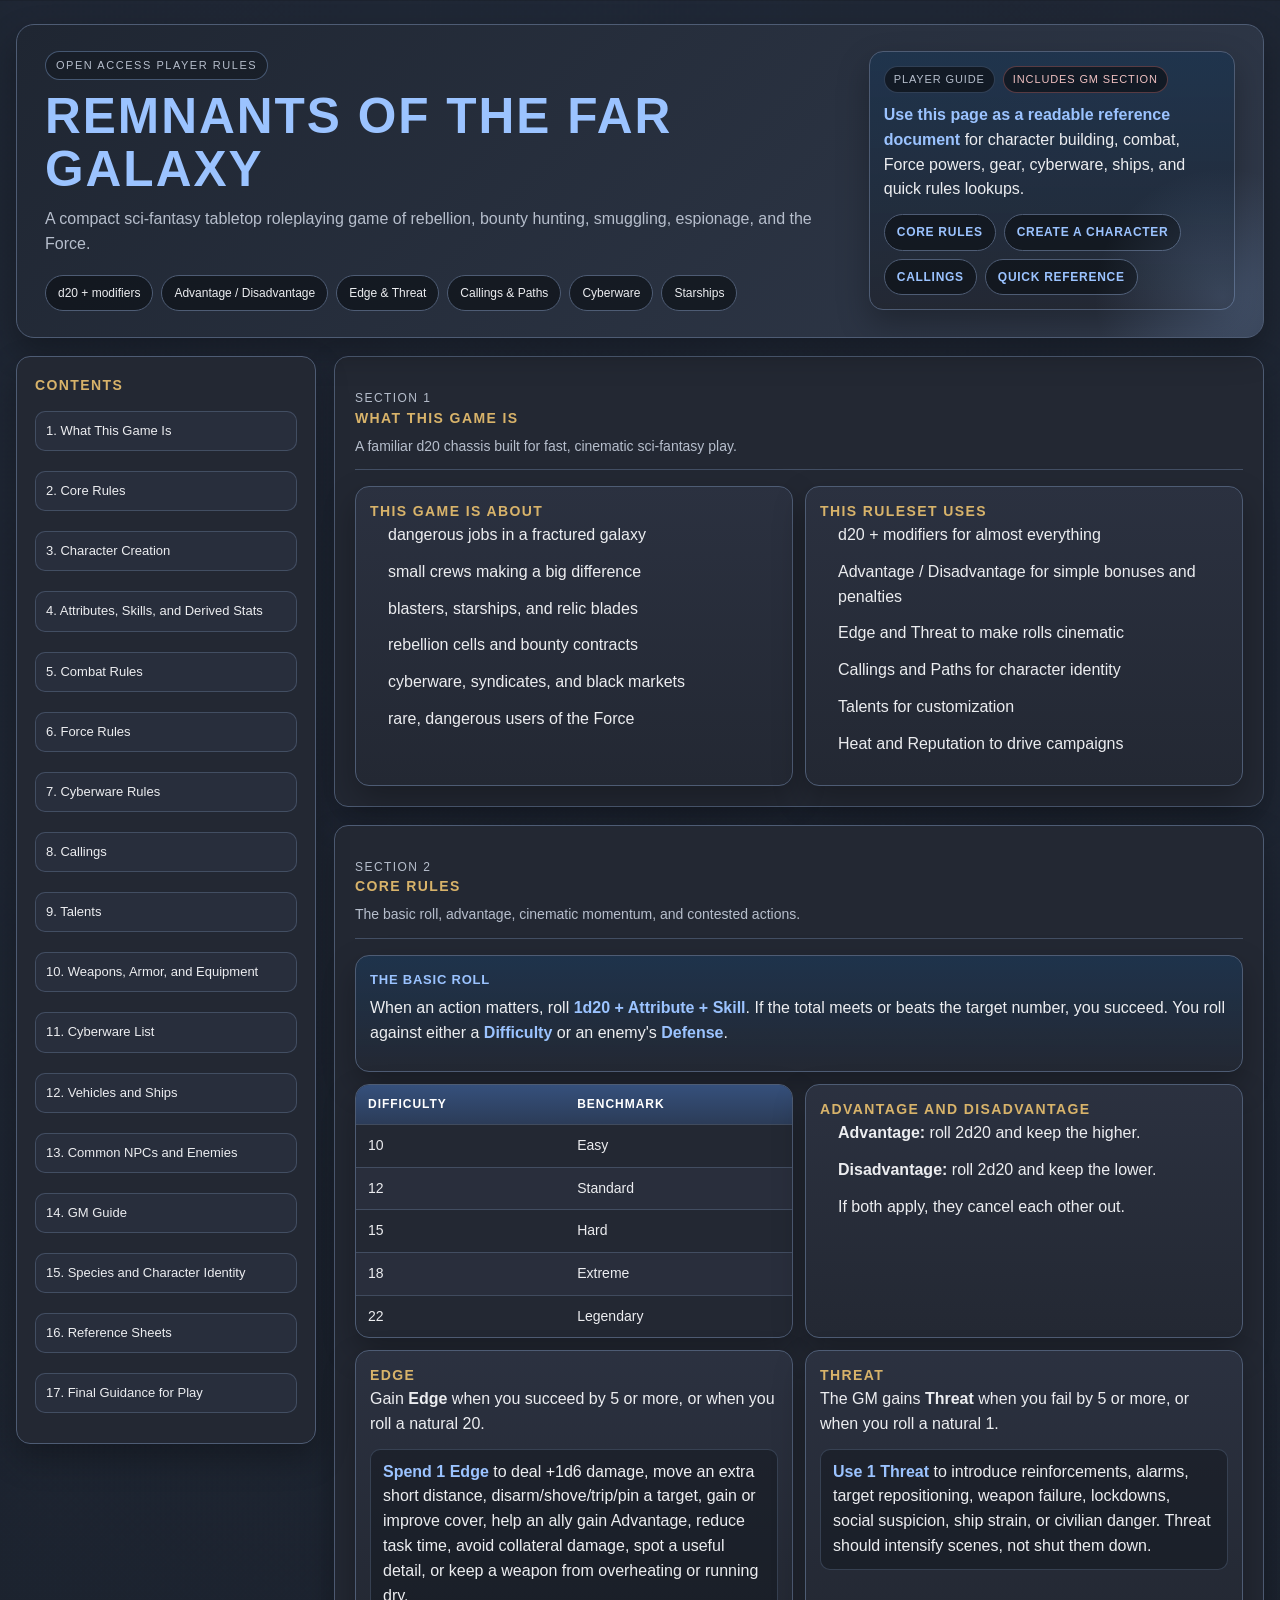
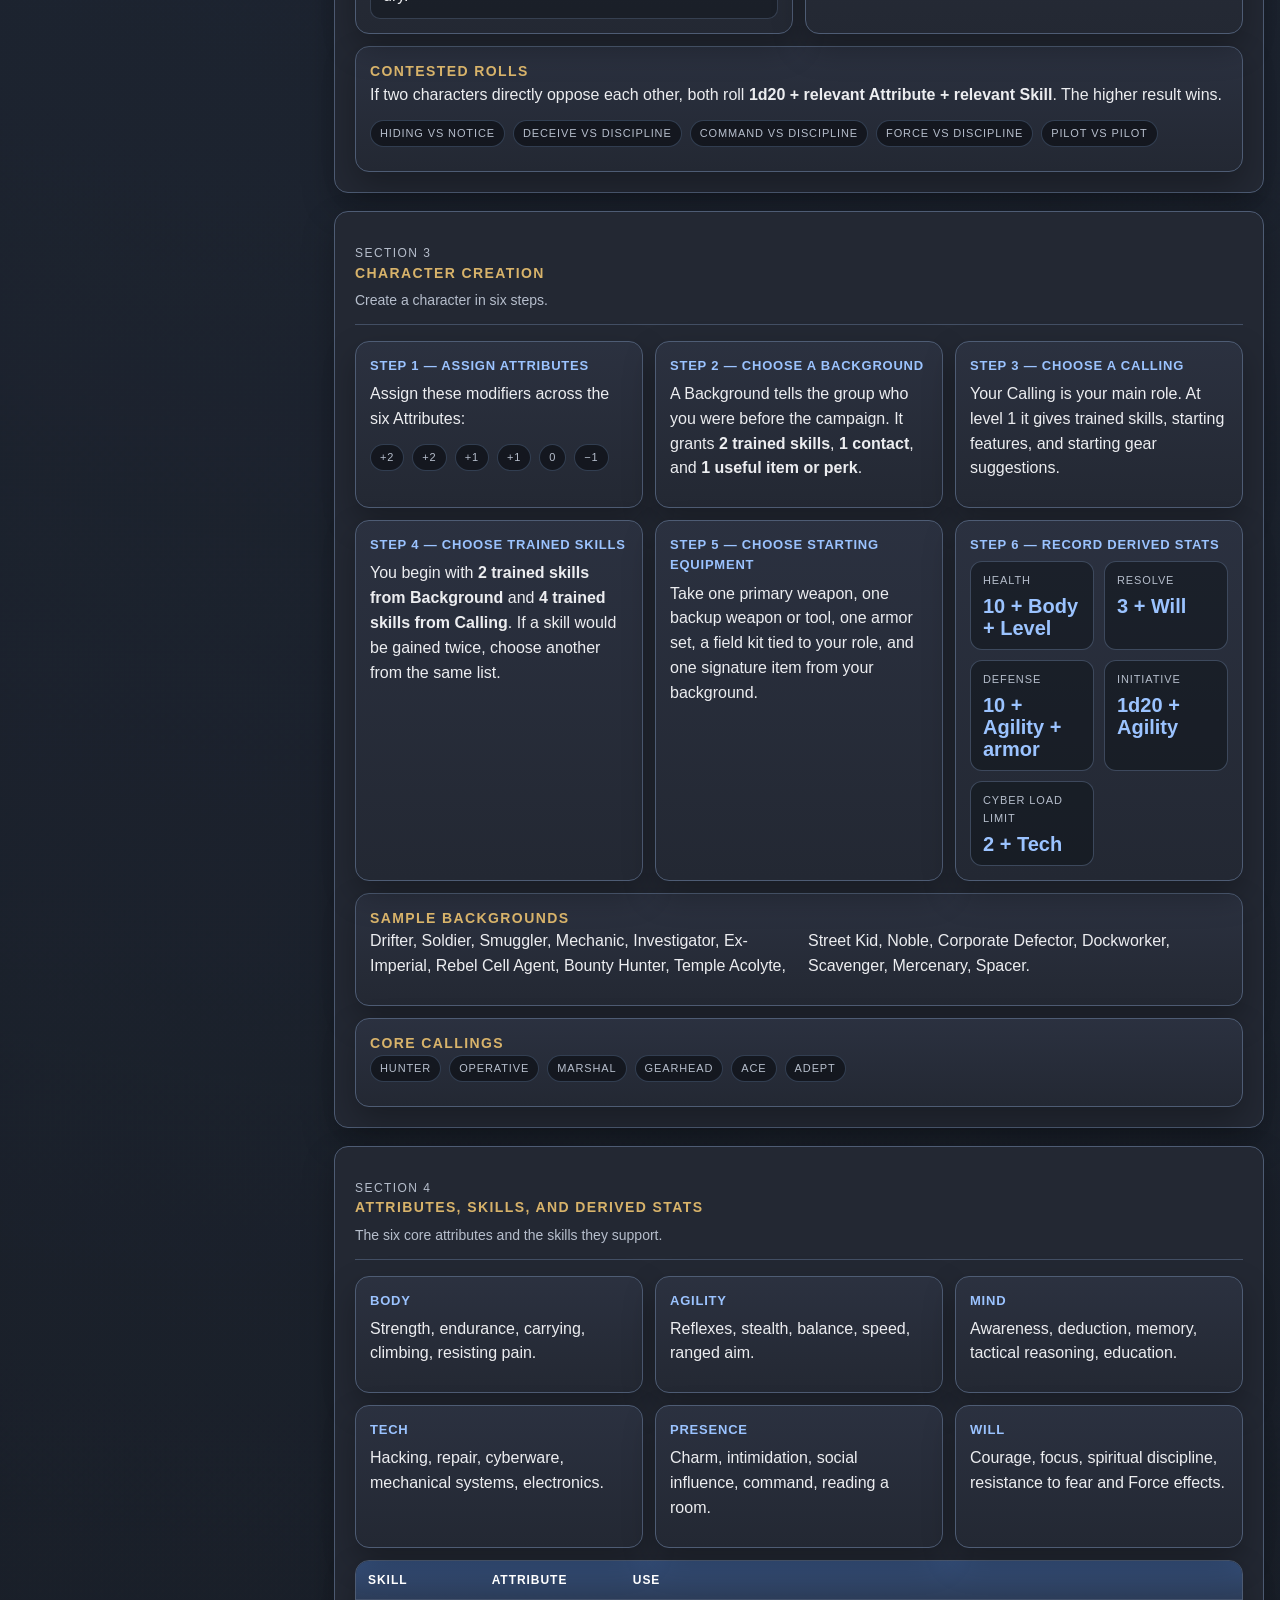
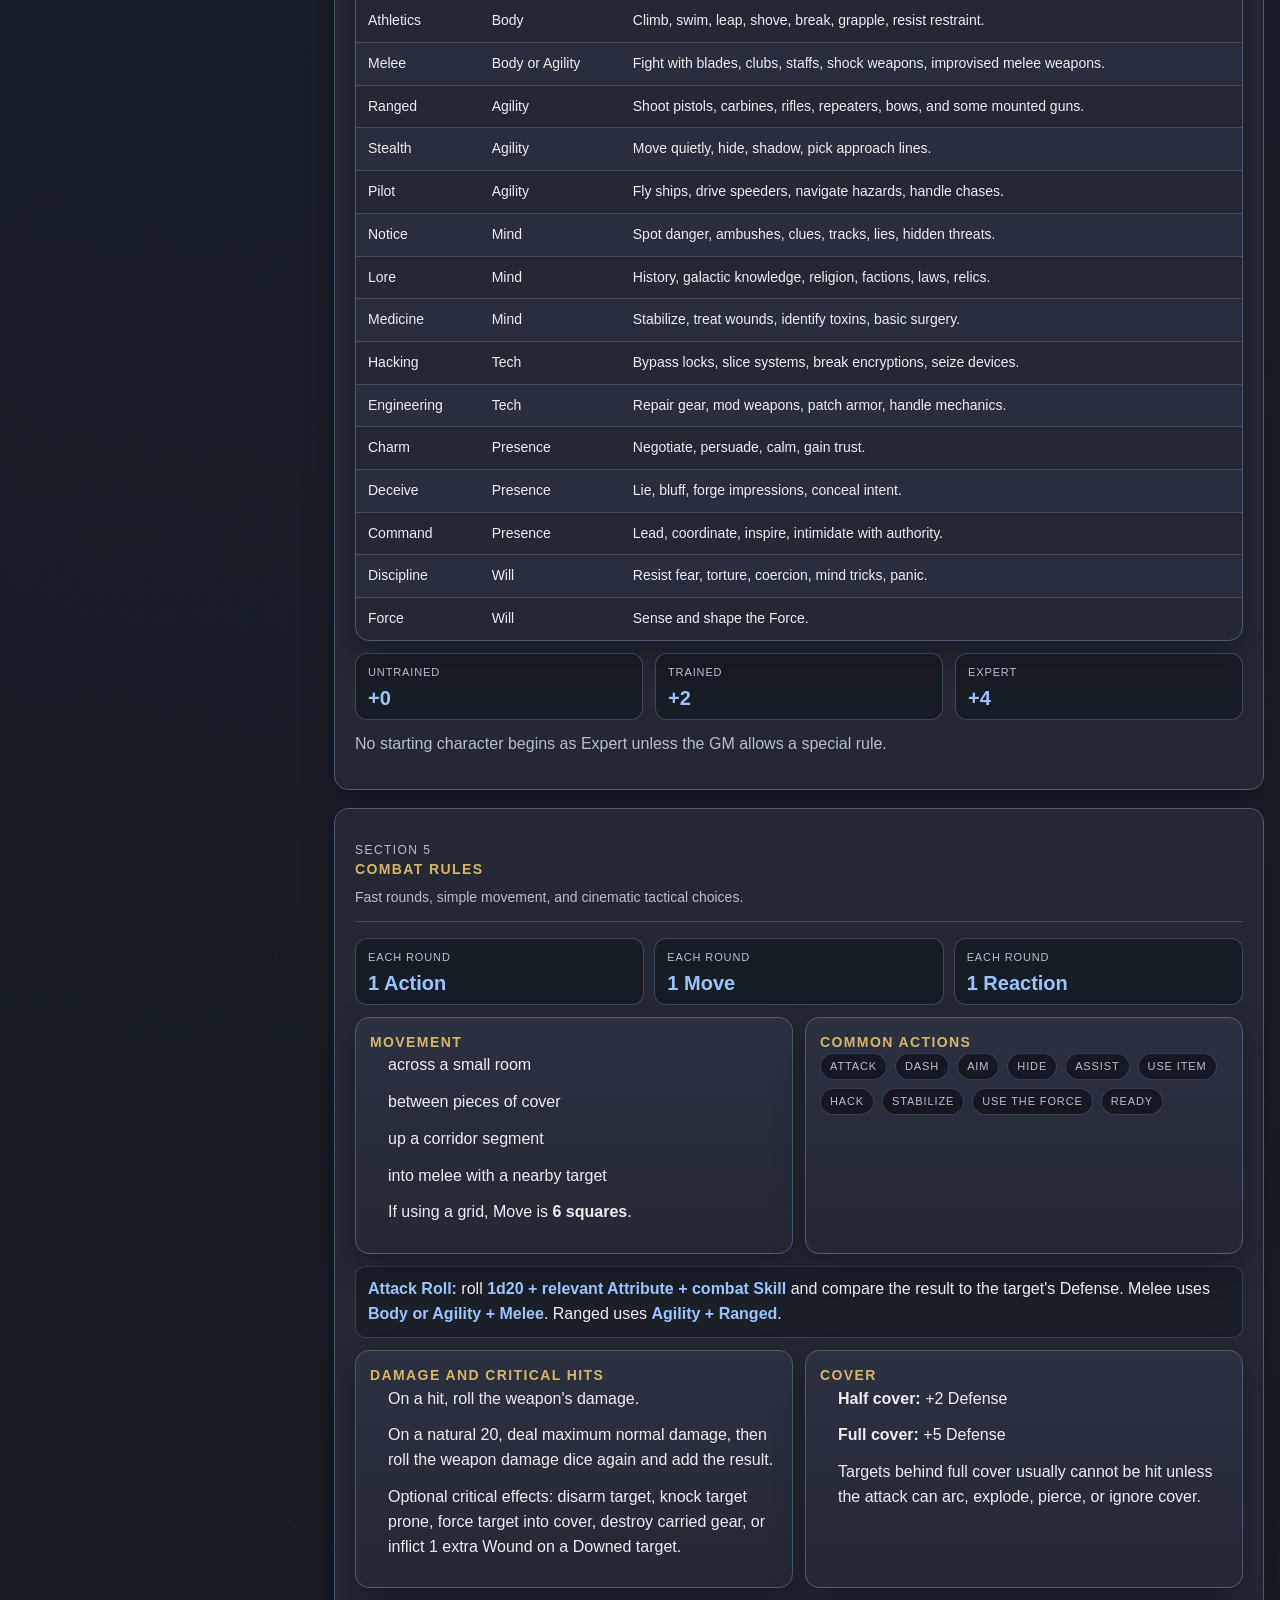
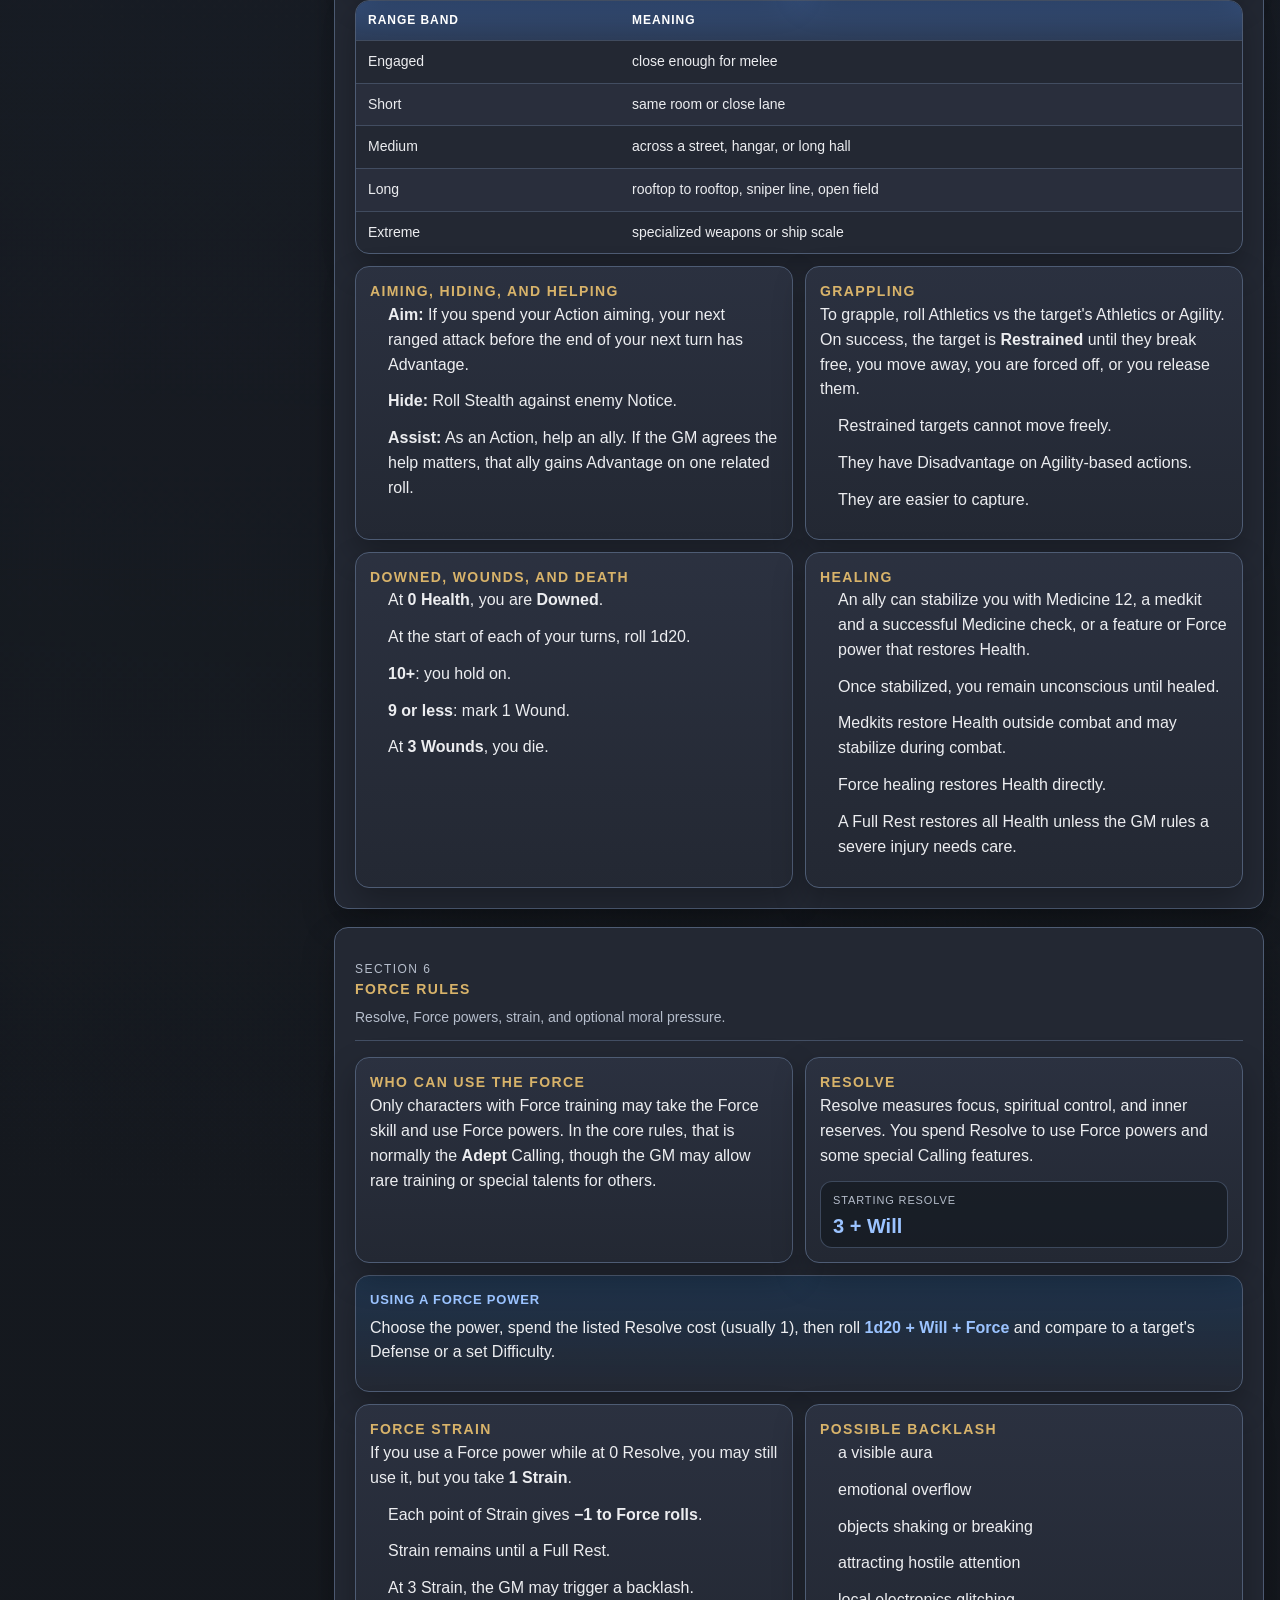
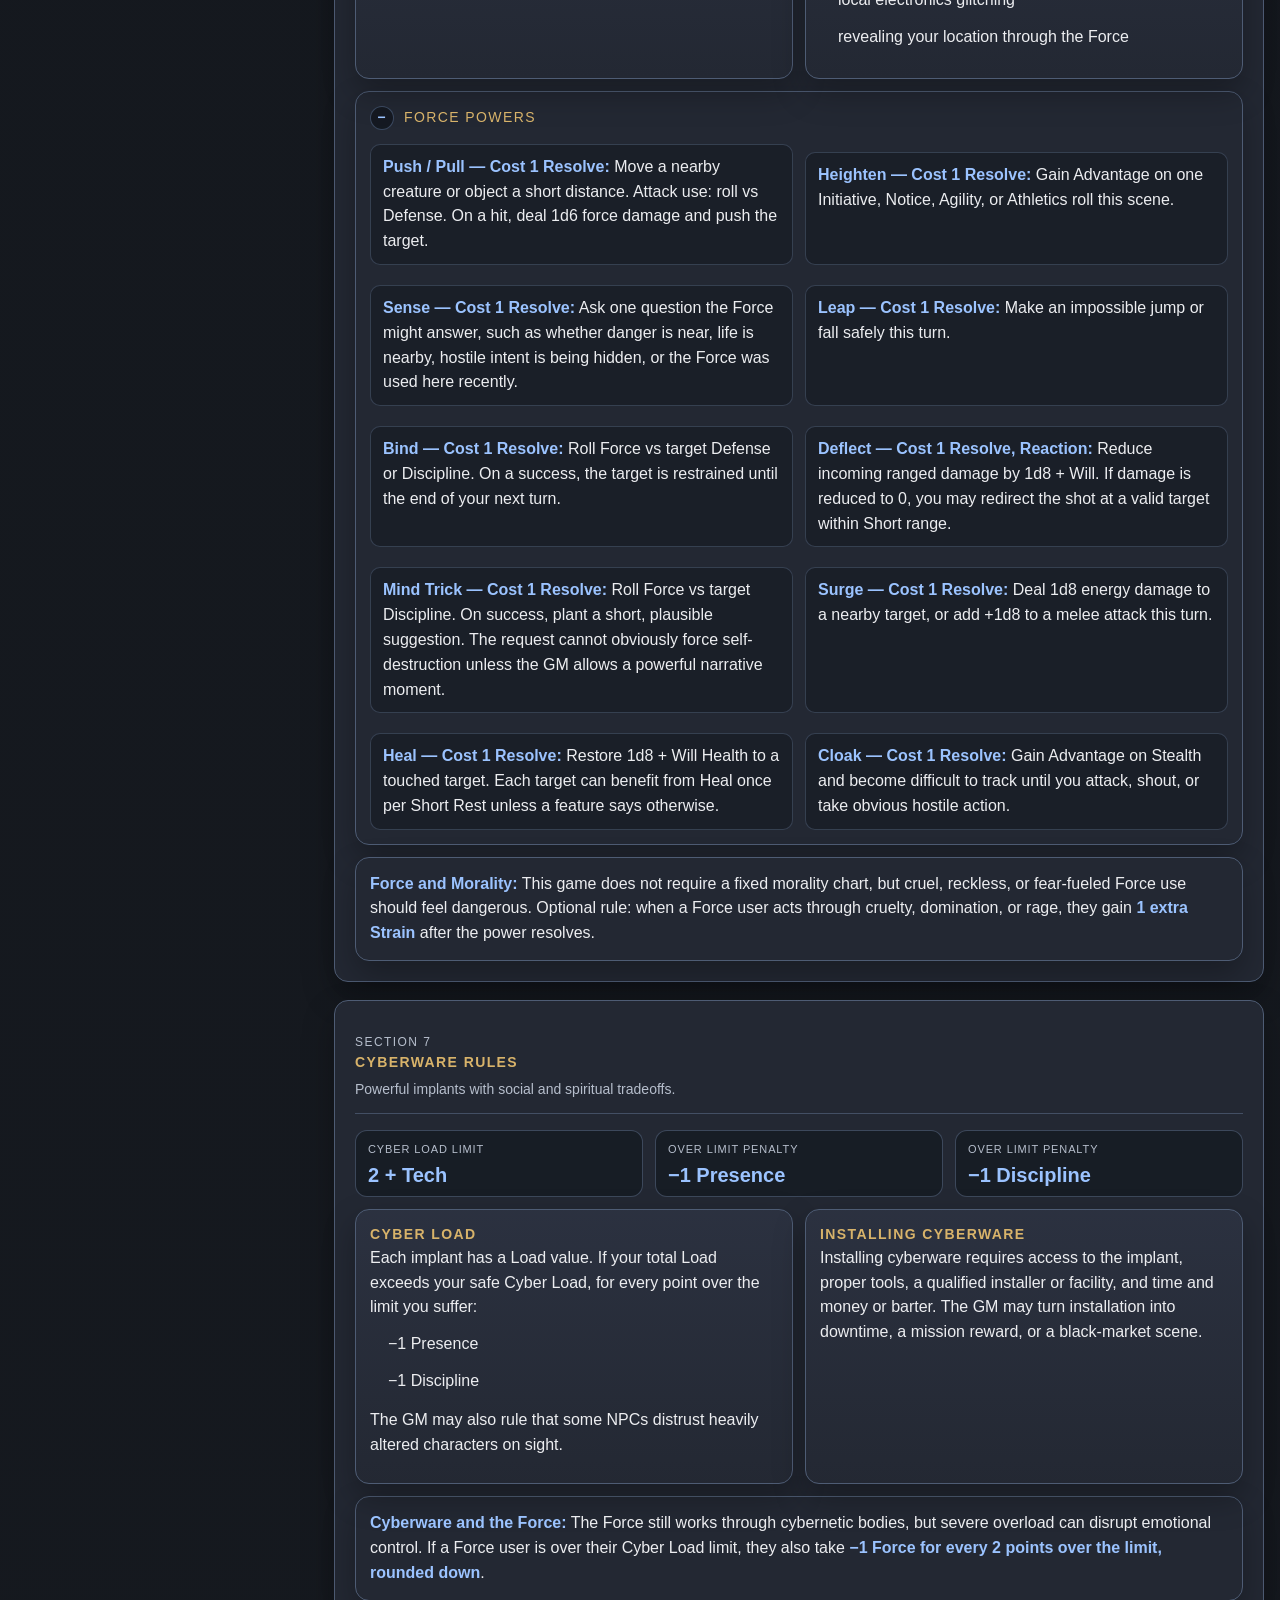
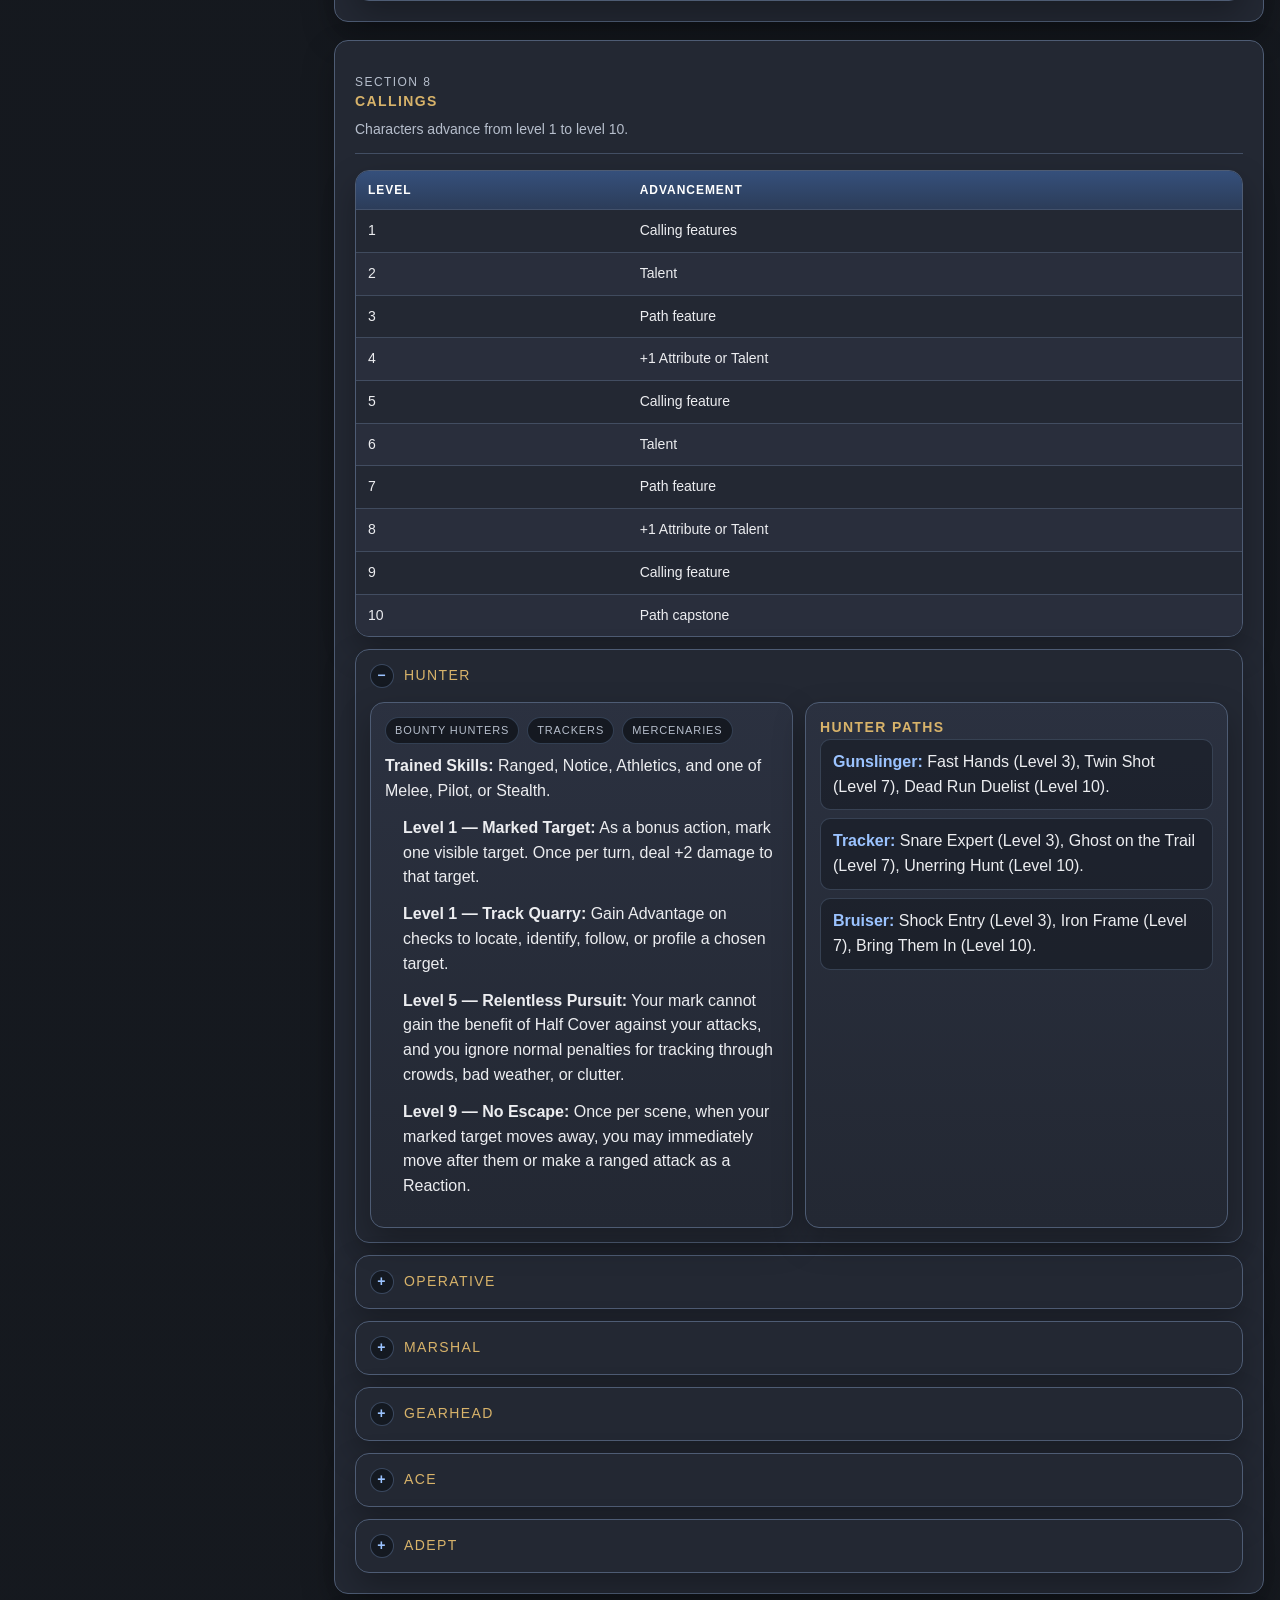
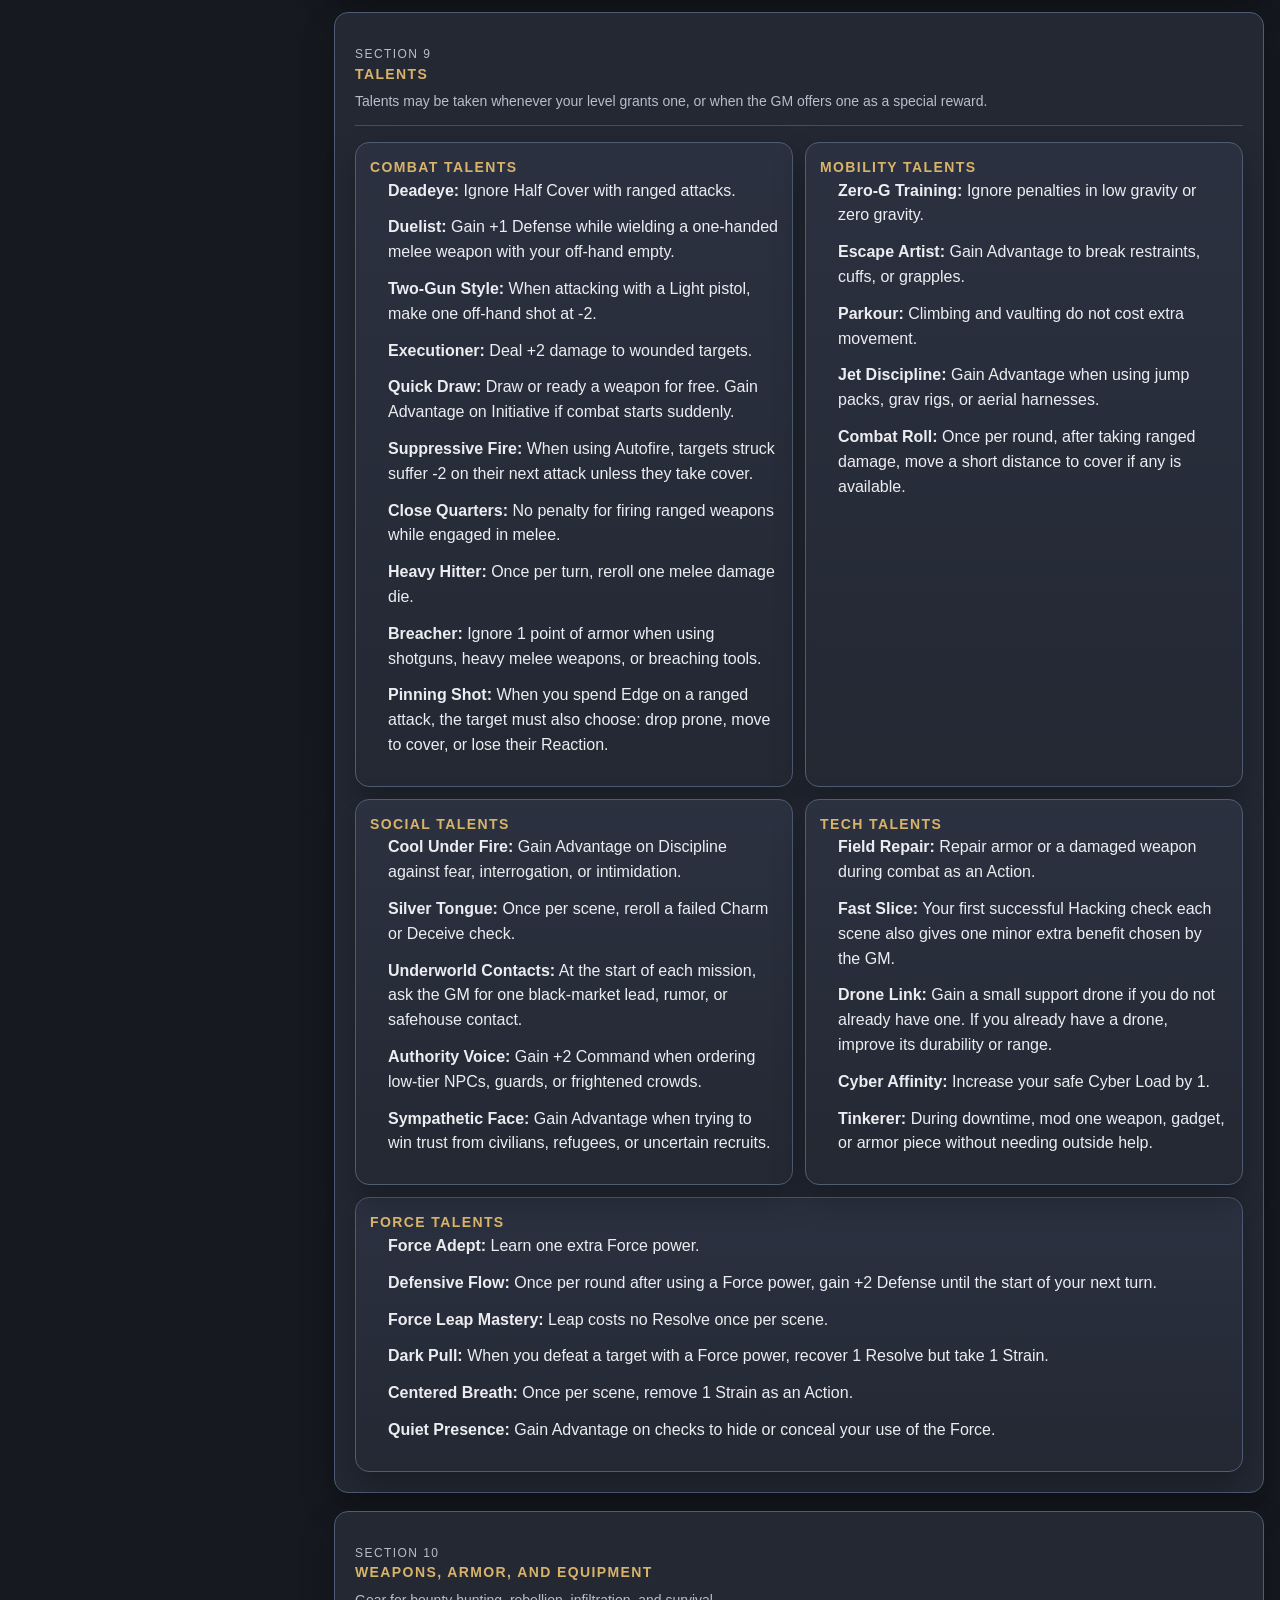
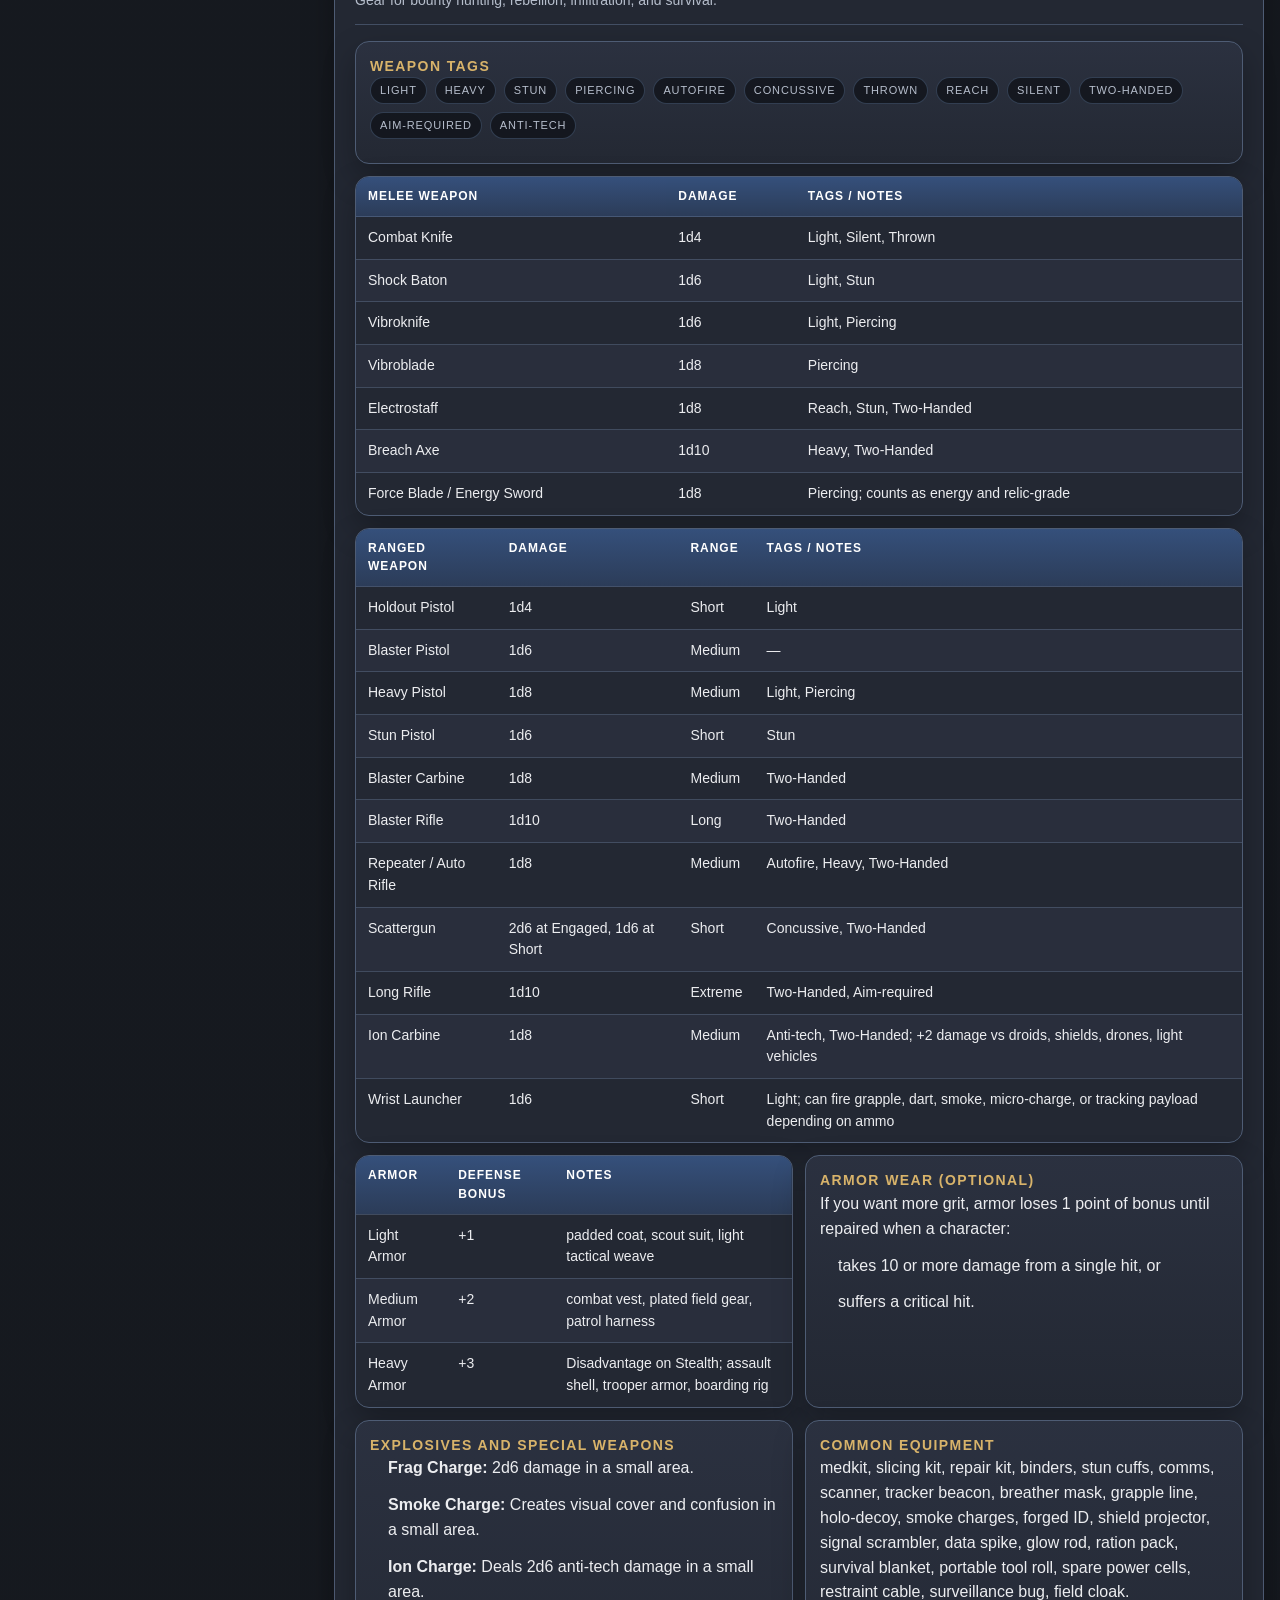
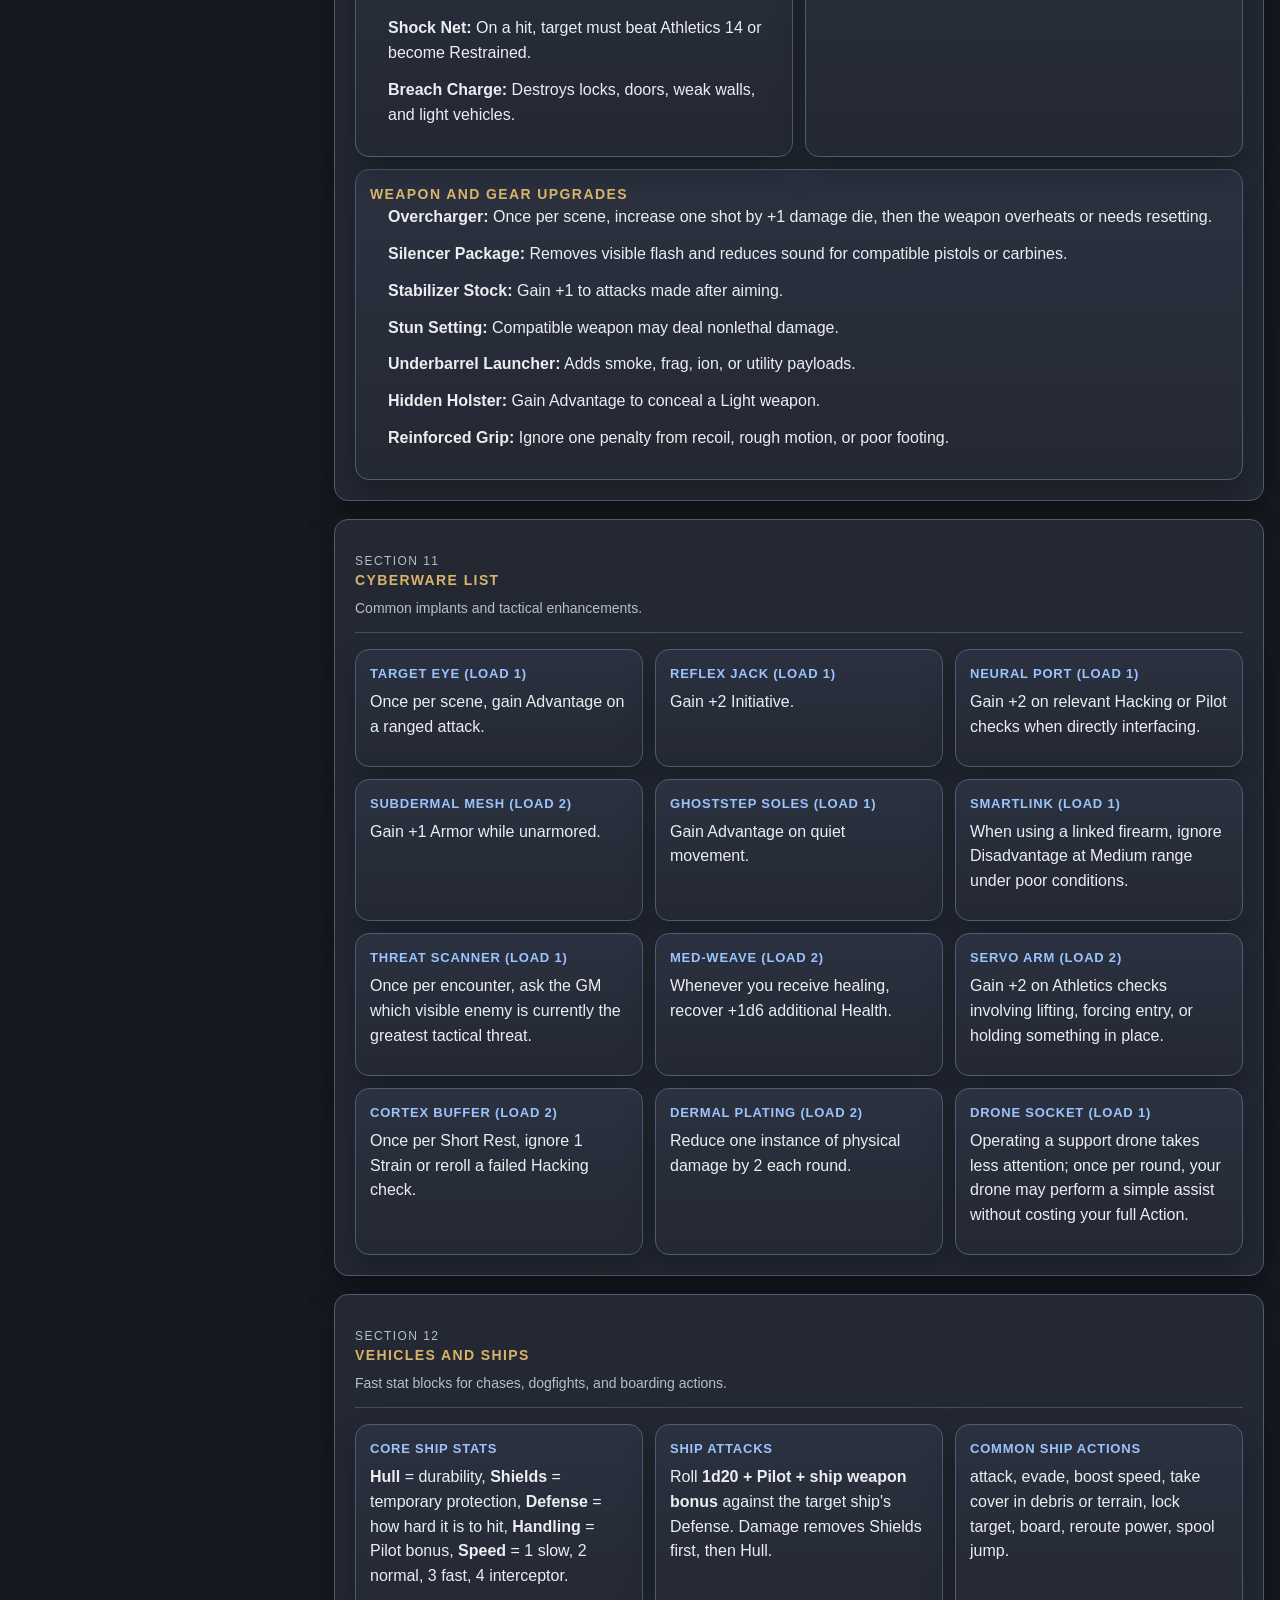
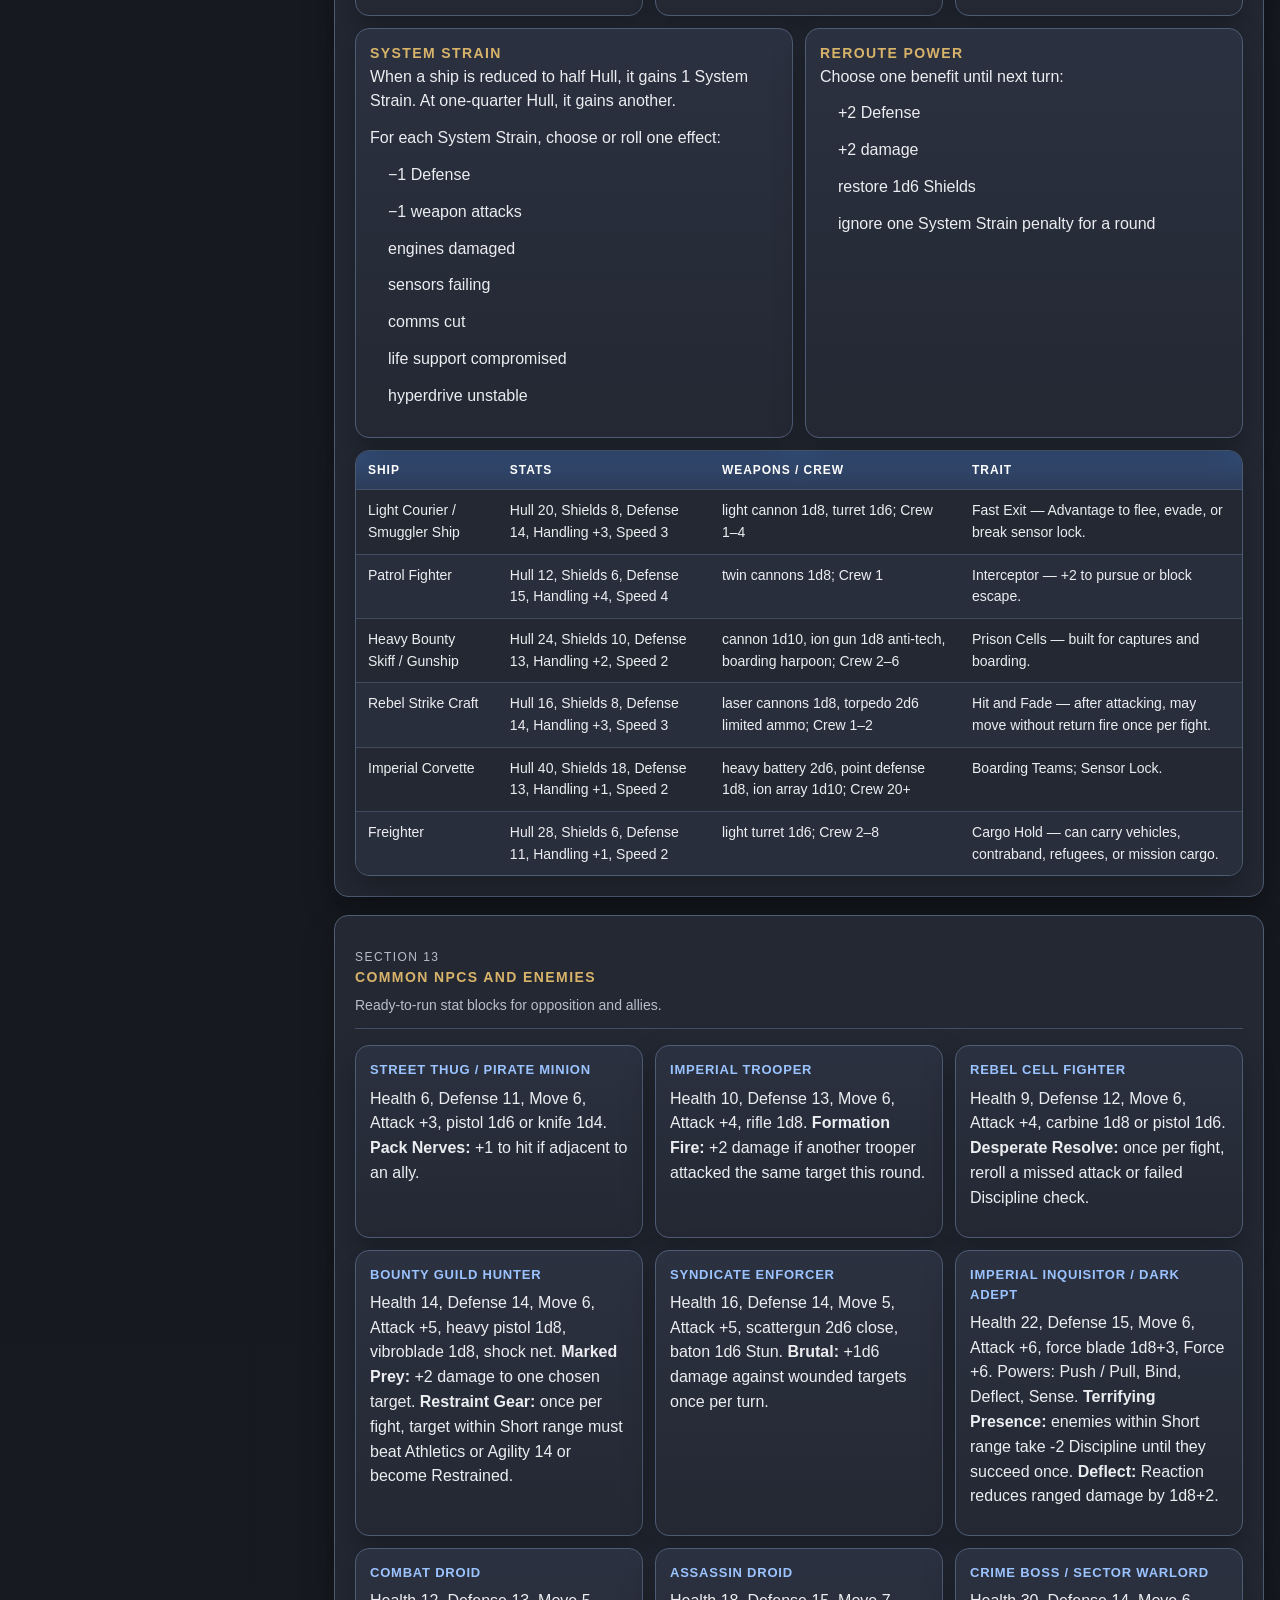
<file: WEBSITE/PlayerDocument.html>
<!DOCTYPE html>
<html lang="en">
<head>
    <meta charset="UTF-8" />
    <meta name="viewport" content="width=device-width, initial-scale=1.0" />
    <title>Remnants of the Far Galaxy — Open Rules</title>
    <style>
        :root {
          --bg: #171a20;
          --panel: #232833;
          --panel2: #2b3140;
          --line: #4e5c74;
          --text: #ecedf0;
          --muted: #b6becc;
          --accent: #9bc3ff;
          --accent2: #d8b36a;
          --danger: #d97d7d;
          --good: #8fd5aa;
          --shadow: 0 14px 32px rgba(0, 0, 0, 0.28);
          --radius: 14px;
          --radius-sm: 10px;
          --content-width: 1360px;
        }

        * { box-sizing: border-box; }

        html {
          scroll-behavior: smooth;
          background: var(--bg);
        }

        body {
          margin: 0;
          font-family: Arial, Helvetica, sans-serif;
          background:
            radial-gradient(circle at top, rgba(84, 110, 163, 0.18), transparent 28%),
            linear-gradient(180deg, #14181e 0%, #171a20 100%);
          color: var(--text);
          line-height: 1.55;
        }

        a {
          color: var(--accent);
          text-decoration: none;
        }

        a:hover { text-decoration: underline; }

        .page {
          width: min(var(--content-width), calc(100% - 32px));
          margin: 0 auto;
          padding: 24px 0 48px;
        }

        .banner {
          background: linear-gradient(135deg, #1f2632, #30394a);
          border: 1px solid var(--line);
          border-radius: 18px;
          padding: 26px 28px;
          box-shadow: var(--shadow);
          margin-bottom: 18px;
          position: relative;
          overflow: hidden;
        }

        .banner::after {
          content: "";
          position: absolute;
          inset: auto -100px -100px auto;
          width: 280px;
          height: 280px;
          background: radial-gradient(circle, rgba(155, 195, 255, 0.18), transparent 65%);
          pointer-events: none;
        }

        .eyebrow {
          display: inline-block;
          margin-bottom: 10px;
          padding: 5px 10px;
          border: 1px solid rgba(155, 195, 255, 0.34);
          border-radius: 999px;
          color: var(--muted);
          font-size: 11px;
          text-transform: uppercase;
          letter-spacing: 0.14em;
          background: rgba(16, 20, 27, 0.45);
        }

        h1 {
          margin: 0;
          font-size: clamp(2rem, 4vw, 3.1rem);
          letter-spacing: 0.04em;
          text-transform: uppercase;
          color: var(--accent);
          line-height: 1.06;
        }

        .subtitle {
          margin: 12px 0 18px;
          max-width: 920px;
          color: var(--muted);
          font-size: 1rem;
        }

        .banner-grid {
          display: grid;
          grid-template-columns: 2.2fr 1fr;
          gap: 18px;
          align-items: start;
        }

        .hero-pills,
        .quick-links {
          display: flex;
          flex-wrap: wrap;
          gap: 8px;
        }

        .pill,
        .quick-link {
          background: rgba(14, 18, 24, 0.7);
          border: 1px solid var(--line);
          border-radius: 999px;
          padding: 8px 12px;
          font-size: 12px;
          color: var(--text);
        }

        .quick-link {
          color: var(--accent);
          text-transform: uppercase;
          letter-spacing: 0.06em;
          font-weight: 700;
        }

        .layout {
          display: grid;
          grid-template-columns: 300px minmax(0, 1fr);
          gap: 18px;
          align-items: start;
        }

        .toc,
        .panel,
        .callout,
        .card,
        .table-wrap,
        .note,
        details {
          background: var(--panel);
          border: 1px solid var(--line);
          border-radius: var(--radius);
          box-shadow: var(--shadow);
        }

        .toc {
          position: sticky;
          top: 16px;
          padding: 18px;
        }

        .toc h2,
        .section-header h2,
        .mini-title,
        details > summary {
          margin: 0;
          font-size: 14px;
          text-transform: uppercase;
          letter-spacing: 0.1em;
          color: var(--accent2);
        }

        .toc-list {
          list-style: none;
          padding: 0;
          margin: 14px 0 0;
          display: grid;
          gap: 8px;
        }

        .toc-list a {
          display: block;
          padding: 9px 10px;
          border-radius: 10px;
          background: rgba(43, 49, 64, 0.75);
          border: 1px solid rgba(78, 92, 116, 0.7);
          color: var(--text);
          font-size: 13px;
        }

        .toc-list a:hover {
          background: rgba(61, 70, 91, 0.95);
          text-decoration: none;
        }

        .content {
          display: grid;
          gap: 18px;
        }

        section.panel {
          padding: 20px;
        }

        .section-header {
          display: flex;
          justify-content: space-between;
          align-items: end;
          gap: 14px;
          padding-bottom: 12px;
          margin-bottom: 16px;
          border-bottom: 1px solid rgba(78, 92, 116, 0.75);
        }

        .section-number {
          color: var(--muted);
          font-size: 12px;
          text-transform: uppercase;
          letter-spacing: 0.12em;
        }

        .section-title-wrap p {
          margin: 6px 0 0;
          color: var(--muted);
          font-size: 14px;
        }

        p { margin: 0 0 12px; }
        ul, ol { margin: 0 0 14px 18px; padding: 0; }
        li + li { margin-top: 5px; }

        .grid-2,
        .grid-3,
        .grid-4,
        .grid-auto {
          display: grid;
          gap: 12px;
        }

        .grid-2 { grid-template-columns: repeat(2, minmax(0, 1fr)); }
        .grid-3 { grid-template-columns: repeat(3, minmax(0, 1fr)); }
        .grid-4 { grid-template-columns: repeat(4, minmax(0, 1fr)); }
        .grid-auto { grid-template-columns: repeat(auto-fit, minmax(220px, 1fr)); }

        .card,
        .callout,
        .note,
        details {
          padding: 14px;
        }

        .card {
          background: linear-gradient(180deg, rgba(43, 49, 64, 0.98), rgba(35, 40, 51, 0.98));
        }

        .callout {
          background: linear-gradient(180deg, rgba(30, 52, 78, 0.9), rgba(35, 40, 51, 0.98));
        }

        .callout strong,
        .note strong,
        .rule strong { color: var(--accent); }

        .tag-row {
          display: flex;
          flex-wrap: wrap;
          gap: 8px;
          margin-bottom: 10px;
        }

        .tag {
          display: inline-block;
          padding: 4px 9px;
          background: rgba(13, 16, 22, 0.7);
          border: 1px solid rgba(155, 195, 255, 0.22);
          border-radius: 999px;
          color: var(--muted);
          font-size: 11px;
          text-transform: uppercase;
          letter-spacing: 0.08em;
        }

        .gm-tag {
          border-color: rgba(217, 125, 125, 0.35);
          color: #efc0c0;
        }

        .list-tight { margin-bottom: 0; }
        .list-plain { list-style: none; margin-left: 0; }

        .rule {
          padding: 10px 12px;
          background: rgba(16, 20, 27, 0.45);
          border: 1px solid rgba(78, 92, 116, 0.55);
          border-radius: 10px;
        }

        .rule + .rule { margin-top: 8px; }

        .rule-title {
          display: block;
          color: var(--accent);
          font-size: 13px;
          font-weight: 700;
          text-transform: uppercase;
          letter-spacing: 0.06em;
          margin-bottom: 6px;
        }

        table {
          width: 100%;
          border-collapse: collapse;
          font-size: 14px;
        }

        .table-wrap {
          overflow: hidden;
          padding: 0;
        }

        thead {
          background: linear-gradient(180deg, rgba(54, 82, 127, 0.95), rgba(44, 61, 90, 0.95));
        }

        th,
        td {
          padding: 10px 12px;
          border-bottom: 1px solid rgba(78, 92, 116, 0.68);
          vertical-align: top;
          text-align: left;
        }

        th {
          color: #fff;
          font-size: 12px;
          text-transform: uppercase;
          letter-spacing: 0.08em;
        }

        tbody tr:nth-child(even) {
          background: rgba(43, 49, 64, 0.72);
        }

        tbody tr:last-child td { border-bottom: 0; }

        .stat-grid {
          display: grid;
          grid-template-columns: repeat(auto-fit, minmax(120px, 1fr));
          gap: 10px;
        }

        .stat {
          background: rgba(16, 20, 27, 0.55);
          border: 1px solid rgba(78, 92, 116, 0.7);
          border-radius: 12px;
          padding: 10px 12px;
        }

        .stat-label {
          display: block;
          font-size: 11px;
          text-transform: uppercase;
          color: var(--muted);
          letter-spacing: 0.08em;
          margin-bottom: 6px;
        }

        .stat-value {
          display: block;
          color: var(--accent);
          font-size: 20px;
          font-weight: 700;
          line-height: 1.1;
        }

        .two-column-text {
          columns: 2 260px;
          column-gap: 18px;
        }

        details > summary {
          cursor: pointer;
          list-style: none;
          display: flex;
          align-items: center;
          gap: 10px;
        }

        details > summary::-webkit-details-marker { display: none; }

        details > summary::before {
          content: "+";
          display: inline-grid;
          place-items: center;
          width: 22px;
          height: 22px;
          border-radius: 999px;
          background: rgba(16, 20, 27, 0.72);
          border: 1px solid rgba(155, 195, 255, 0.28);
          color: var(--accent);
          font-weight: 700;
        }

        details[open] > summary::before { content: "−"; }
        details > div { margin-top: 14px; }

        .footer-note {
          margin-top: 18px;
          color: var(--muted);
          font-size: 13px;
          text-align: center;
        }

        @media (max-width: 1080px) {
          .layout,
          .banner-grid,
          .grid-4,
          .grid-3,
          .grid-2 {
            grid-template-columns: 1fr;
          }

          .toc {
            position: static;
          }
        }

        @media (max-width: 720px) {
          .page {
            width: min(100% - 18px, var(--content-width));
            padding-top: 10px;
          }

          .banner,
          section.panel,
          .toc {
            padding: 16px;
          }

          th,
          td {
            padding: 9px 10px;
            font-size: 13px;
          }
        }
    </style>
</head>
<body>
<div class="page">
    <header class="banner" id="top">
        <div class="banner-grid">
            <div>
                <div class="eyebrow">Open Access Player Rules</div>
                <h1>Remnants of the Far Galaxy</h1>
                <p class="subtitle">A compact sci-fantasy tabletop roleplaying game of rebellion, bounty hunting, smuggling, espionage, and the Force.</p>
                <div class="hero-pills">
                    <span class="pill">d20 + modifiers</span>
                    <span class="pill">Advantage / Disadvantage</span>
                    <span class="pill">Edge &amp; Threat</span>
                    <span class="pill">Callings &amp; Paths</span>
                    <span class="pill">Cyberware</span>
                    <span class="pill">Starships</span>
                </div>
            </div>
            <div>
                <div class="callout">
                    <div class="tag-row">
                        <span class="tag">Player Guide</span>
                        <span class="tag gm-tag">Includes GM Section</span>
                    </div>
                    <p><strong>Use this page as a readable reference document</strong> for character building, combat, Force powers, gear, cyberware, ships, and quick rules lookups.</p>
                    <div class="quick-links" style="margin-top:12px;">
                        <a class="quick-link" href="#core-rules">Core Rules</a>
                        <a class="quick-link" href="#character-creation">Create a Character</a>
                        <a class="quick-link" href="#callings">Callings</a>
                        <a class="quick-link" href="#reference-sheets">Quick Reference</a>
                    </div>
                </div>
            </div>
        </div>
    </header>

    <div class="layout">
        <aside class="toc">
            <h2>Contents</h2>
            <ol class="toc-list">
                <p><a href="#what-this-game-is">1. What This Game Is</a></p>
                <p><a href="#core-rules">2. Core Rules</a></p>
                <p><a href="#character-creation">3. Character Creation</a></p>
                <p><a href="#attributes-skills">4. Attributes, Skills, and Derived Stats</a></p>
                <p><a href="#combat-rules">5. Combat Rules</a></p>
                <p><a href="#force-rules">6. Force Rules</a></p>
                <p><a href="#cyberware-rules">7. Cyberware Rules</a></p>
                <p><a href="#callings">8. Callings</a></p>
                <p><a href="#talents">9. Talents</a></p>
                <p><a href="#equipment">10. Weapons, Armor, and Equipment</a></p>
                <p><a href="#cyberware-list">11. Cyberware List</a></p>
                <p><a href="#vehicles-ships">12. Vehicles and Ships</a></p>
                <p><a href="#npcs-enemies">13. Common NPCs and Enemies</a></p>
                <p><a href="#gm-guide">14. GM Guide</a></p>
                <p><a href="#species-identity">15. Species and Character Identity</a></p>
                <p><a href="#reference-sheets">16. Reference Sheets</a></p>
                <p><a href="#final-guidance">17. Final Guidance for Play</a></p>
            </ol>
        </aside>

        <main class="content">
            <section class="panel">
                <p><a id="what-this-game-is"> </a></p>
                <div class="section-header">
                    <div class="section-title-wrap">
                        <div class="section-number">Section 1</div>
                        <h2>What This Game Is</h2>
                        <p>A familiar d20 chassis built for fast, cinematic sci-fantasy play.</p>
                    </div>
                </div>

                <div class="grid-2">
                    <div class="card">
                        <h3 class="mini-title">This game is about</h3>
                        <ul>
                            <p>dangerous jobs in a fractured galaxy</p>
                            <p>small crews making a big difference</p>
                            <p>blasters, starships, and relic blades</p>
                            <p>rebellion cells and bounty contracts</p>
                            <p>cyberware, syndicates, and black markets</p>
                            <p>rare, dangerous users of the Force</p>
                        </ul>
                    </div>
                    <div class="card">
                        <h3 class="mini-title">This ruleset uses</h3>
                        <ul>
                            <p>d20 + modifiers for almost everything</p>
                            <p>Advantage / Disadvantage for simple bonuses and penalties</p>
                            <p>Edge and Threat to make rolls cinematic</p>
                            <p>Callings and Paths for character identity</p>
                            <p>Talents for customization</p>
                            <p>Heat and Reputation to drive campaigns</p>
                        </ul>
                    </div>
                </div>
            </section>

            <section class="panel" >
                <p><a id="core-rules"> </a></p>
                <div class="section-header">
                    <div class="section-title-wrap">
                        <div class="section-number">Section 2</div>
                        <h2>Core Rules</h2>
                        <p>The basic roll, advantage, cinematic momentum, and contested actions.</p>
                    </div>
                </div>

                <div class="callout">
                    <span class="rule-title">The Basic Roll</span>
                    <p>When an action matters, roll <strong>1d20 + Attribute + Skill</strong>. If the total meets or beats the target number, you succeed. You roll against either a <strong>Difficulty</strong> or an enemy's <strong>Defense</strong>.</p>
                </div>

                <div class="grid-2" style="margin-top:12px;">
                    <div class="table-wrap">
                        <table>
                            <thead>
                            <tr><th>Difficulty</th><th>Benchmark</th></tr>
                            </thead>
                            <tbody>
                            <tr><td>10</td><td>Easy</td></tr>
                            <tr><td>12</td><td>Standard</td></tr>
                            <tr><td>15</td><td>Hard</td></tr>
                            <tr><td>18</td><td>Extreme</td></tr>
                            <tr><td>22</td><td>Legendary</td></tr>
                            </tbody>
                        </table>
                    </div>
                    <div class="card">
                        <h3 class="mini-title">Advantage and Disadvantage</h3>
                        <ul class="list-tight">
                            <p><strong>Advantage:</strong> roll 2d20 and keep the higher.</p>
                            <p><strong>Disadvantage:</strong> roll 2d20 and keep the lower.</p>
                            <p>If both apply, they cancel each other out.</p>
                        </ul>
                    </div>
                </div>

                <div class="grid-2" style="margin-top:12px;">
                    <div class="card">
                        <h3 class="mini-title">Edge</h3>
                        <p>Gain <strong>Edge</strong> when you succeed by 5 or more, or when you roll a natural 20.</p>
                        <div class="rule"><strong>Spend 1 Edge</strong> to deal +1d6 damage, move an extra short distance, disarm/shove/trip/pin a target, gain or improve cover, help an ally gain Advantage, reduce task time, avoid collateral damage, spot a useful detail, or keep a weapon from overheating or running dry.</div>
                    </div>
                    <div class="card">
                        <h3 class="mini-title">Threat</h3>
                        <p>The GM gains <strong>Threat</strong> when you fail by 5 or more, or when you roll a natural 1.</p>
                        <div class="rule"><strong>Use 1 Threat</strong> to introduce reinforcements, alarms, target repositioning, weapon failure, lockdowns, social suspicion, ship strain, or civilian danger. Threat should intensify scenes, not shut them down.</div>
                    </div>
                </div>

                <div class="card" style="margin-top:12px;">
                    <h3 class="mini-title">Contested Rolls</h3>
                    <p>If two characters directly oppose each other, both roll <strong>1d20 + relevant Attribute + relevant Skill</strong>. The higher result wins.</p>
                    <div class="tag-row" style="margin-top:10px;">
                        <span class="tag">Hiding vs Notice</span>
                        <span class="tag">Deceive vs Discipline</span>
                        <span class="tag">Command vs Discipline</span>
                        <span class="tag">Force vs Discipline</span>
                        <span class="tag">Pilot vs Pilot</span>
                    </div>
                </div>
            </section>

            <section class="panel" >
                <p><a id="character-creation"> </a></p>
                <div class="section-header">
                    <div class="section-title-wrap">
                        <div class="section-number">Section 3</div>
                        <h2>Character Creation</h2>
                        <p>Create a character in six steps.</p>
                    </div>
                </div>

                <div class="grid-auto">
                    <div class="card">
                        <span class="rule-title">Step 1 — Assign Attributes</span>
                        <p>Assign these modifiers across the six Attributes:</p>
                        <div class="tag-row"><span class="tag">+2</span><span class="tag">+2</span><span class="tag">+1</span><span class="tag">+1</span><span class="tag">0</span><span class="tag">−1</span></div>
                    </div>
                    <div class="card">
                        <span class="rule-title">Step 2 — Choose a Background</span>
                        <p>A Background tells the group who you were before the campaign. It grants <strong>2 trained skills</strong>, <strong>1 contact</strong>, and <strong>1 useful item or perk</strong>.</p>
                    </div>
                    <div class="card">
                        <span class="rule-title">Step 3 — Choose a Calling</span>
                        <p>Your Calling is your main role. At level 1 it gives trained skills, starting features, and starting gear suggestions.</p>
                    </div>
                    <div class="card">
                        <span class="rule-title">Step 4 — Choose Trained Skills</span>
                        <p>You begin with <strong>2 trained skills from Background</strong> and <strong>4 trained skills from Calling</strong>. If a skill would be gained twice, choose another from the same list.</p>
                    </div>
                    <div class="card">
                        <span class="rule-title">Step 5 — Choose Starting Equipment</span>
                        <p>Take one primary weapon, one backup weapon or tool, one armor set, a field kit tied to your role, and one signature item from your background.</p>
                    </div>
                    <div class="card">
                        <span class="rule-title">Step 6 — Record Derived Stats</span>
                        <div class="stat-grid">
                            <div class="stat"><span class="stat-label">Health</span><span class="stat-value">10 + Body + Level</span></div>
                            <div class="stat"><span class="stat-label">Resolve</span><span class="stat-value">3 + Will</span></div>
                            <div class="stat"><span class="stat-label">Defense</span><span class="stat-value">10 + Agility + armor</span></div>
                            <div class="stat"><span class="stat-label">Initiative</span><span class="stat-value">1d20 + Agility</span></div>
                            <div class="stat"><span class="stat-label">Cyber Load Limit</span><span class="stat-value">2 + Tech</span></div>
                        </div>
                    </div>
                </div>

                <div class="card" style="margin-top:12px;">
                    <h3 class="mini-title">Sample Backgrounds</h3>
                    <p class="two-column-text">Drifter, Soldier, Smuggler, Mechanic, Investigator, Ex-Imperial, Rebel Cell Agent, Bounty Hunter, Temple Acolyte, Street Kid, Noble, Corporate Defector, Dockworker, Scavenger, Mercenary, Spacer.</p>
                </div>

                <div class="card" style="margin-top:12px;">
                    <h3 class="mini-title">Core Callings</h3>
                    <div class="tag-row">
                        <span class="tag">Hunter</span>
                        <span class="tag">Operative</span>
                        <span class="tag">Marshal</span>
                        <span class="tag">Gearhead</span>
                        <span class="tag">Ace</span>
                        <span class="tag">Adept</span>
                    </div>
                </div>
            </section>

            <section class="panel" >
                <p><a id="attributes-skills"> </a></p>
                <div class="section-header">
                    <div class="section-title-wrap">
                        <div class="section-number">Section 4</div>
                        <h2>Attributes, Skills, and Derived Stats</h2>
                        <p>The six core attributes and the skills they support.</p>
                    </div>
                </div>

                <div class="grid-3">
                    <div class="card"><span class="rule-title">Body</span><p>Strength, endurance, carrying, climbing, resisting pain.</p></div>
                    <div class="card"><span class="rule-title">Agility</span><p>Reflexes, stealth, balance, speed, ranged aim.</p></div>
                    <div class="card"><span class="rule-title">Mind</span><p>Awareness, deduction, memory, tactical reasoning, education.</p></div>
                    <div class="card"><span class="rule-title">Tech</span><p>Hacking, repair, cyberware, mechanical systems, electronics.</p></div>
                    <div class="card"><span class="rule-title">Presence</span><p>Charm, intimidation, social influence, command, reading a room.</p></div>
                    <div class="card"><span class="rule-title">Will</span><p>Courage, focus, spiritual discipline, resistance to fear and Force effects.</p></div>
                </div>

                <div class="table-wrap" style="margin-top:12px;">
                    <table>
                        <thead>
                        <tr><th>Skill</th><th>Attribute</th><th>Use</th></tr>
                        </thead>
                        <tbody>
                        <tr><td>Athletics</td><td>Body</td><td>Climb, swim, leap, shove, break, grapple, resist restraint.</td></tr>
                        <tr><td>Melee</td><td>Body or Agility</td><td>Fight with blades, clubs, staffs, shock weapons, improvised melee weapons.</td></tr>
                        <tr><td>Ranged</td><td>Agility</td><td>Shoot pistols, carbines, rifles, repeaters, bows, and some mounted guns.</td></tr>
                        <tr><td>Stealth</td><td>Agility</td><td>Move quietly, hide, shadow, pick approach lines.</td></tr>
                        <tr><td>Pilot</td><td>Agility</td><td>Fly ships, drive speeders, navigate hazards, handle chases.</td></tr>
                        <tr><td>Notice</td><td>Mind</td><td>Spot danger, ambushes, clues, tracks, lies, hidden threats.</td></tr>
                        <tr><td>Lore</td><td>Mind</td><td>History, galactic knowledge, religion, factions, laws, relics.</td></tr>
                        <tr><td>Medicine</td><td>Mind</td><td>Stabilize, treat wounds, identify toxins, basic surgery.</td></tr>
                        <tr><td>Hacking</td><td>Tech</td><td>Bypass locks, slice systems, break encryptions, seize devices.</td></tr>
                        <tr><td>Engineering</td><td>Tech</td><td>Repair gear, mod weapons, patch armor, handle mechanics.</td></tr>
                        <tr><td>Charm</td><td>Presence</td><td>Negotiate, persuade, calm, gain trust.</td></tr>
                        <tr><td>Deceive</td><td>Presence</td><td>Lie, bluff, forge impressions, conceal intent.</td></tr>
                        <tr><td>Command</td><td>Presence</td><td>Lead, coordinate, inspire, intimidate with authority.</td></tr>
                        <tr><td>Discipline</td><td>Will</td><td>Resist fear, torture, coercion, mind tricks, panic.</td></tr>
                        <tr><td>Force</td><td>Will</td><td>Sense and shape the Force.</td></tr>
                        </tbody>
                    </table>
                </div>

                <div class="grid-3" style="margin-top:12px;">
                    <div class="stat"><span class="stat-label">Untrained</span><span class="stat-value">+0</span></div>
                    <div class="stat"><span class="stat-label">Trained</span><span class="stat-value">+2</span></div>
                    <div class="stat"><span class="stat-label">Expert</span><span class="stat-value">+4</span></div>
                </div>
                <p style="margin-top:12px; color: var(--muted);">No starting character begins as Expert unless the GM allows a special rule.</p>
            </section>

            <section class="panel" >
                <p><a id="combat-rules"> </a></p>
                <div class="section-header">
                    <div class="section-title-wrap">
                        <div class="section-number">Section 5</div>
                        <h2>Combat Rules</h2>
                        <p>Fast rounds, simple movement, and cinematic tactical choices.</p>
                    </div>
                </div>

                <div class="stat-grid">
                    <div class="stat"><span class="stat-label">Each Round</span><span class="stat-value">1 Action</span></div>
                    <div class="stat"><span class="stat-label">Each Round</span><span class="stat-value">1 Move</span></div>
                    <div class="stat"><span class="stat-label">Each Round</span><span class="stat-value">1 Reaction</span></div>
                </div>

                <div class="grid-2" style="margin-top:12px;">
                    <div class="card">
                        <h3 class="mini-title">Movement</h3>
                        <ul>
                            <p>across a small room</p>
                            <p>between pieces of cover</p>
                            <p>up a corridor segment</p>
                            <p>into melee with a nearby target</p>
                            <p>If using a grid, Move is <strong>6 squares</strong>.</p>
                        </ul>
                    </div>
                    <div class="card">
                        <h3 class="mini-title">Common Actions</h3>
                        <div class="tag-row">
                            <span class="tag">Attack</span>
                            <span class="tag">Dash</span>
                            <span class="tag">Aim</span>
                            <span class="tag">Hide</span>
                            <span class="tag">Assist</span>
                            <span class="tag">Use Item</span>
                            <span class="tag">Hack</span>
                            <span class="tag">Stabilize</span>
                            <span class="tag">Use the Force</span>
                            <span class="tag">Ready</span>
                        </div>
                    </div>
                </div>

                <div class="rule" style="margin-top:12px;"><strong>Attack Roll:</strong> roll <strong>1d20 + relevant Attribute + combat Skill</strong> and compare the result to the target's Defense. Melee uses <strong>Body or Agility + Melee</strong>. Ranged uses <strong>Agility + Ranged</strong>.</div>

                <div class="grid-2" style="margin-top:12px;">
                    <div class="card">
                        <h3 class="mini-title">Damage and Critical Hits</h3>
                        <ul>
                            <p>On a hit, roll the weapon's damage.</p>
                            <p>On a natural 20, deal maximum normal damage, then roll the weapon damage dice again and add the result.</p>
                            <p>Optional critical effects: disarm target, knock target prone, force target into cover, destroy carried gear, or inflict 1 extra Wound on a Downed target.</p>
                        </ul>
                    </div>
                    <div class="card">
                        <h3 class="mini-title">Cover</h3>
                        <ul>
                            <p><strong>Half cover:</strong> +2 Defense</p>
                            <p><strong>Full cover:</strong> +5 Defense</p>
                            <p>Targets behind full cover usually cannot be hit unless the attack can arc, explode, pierce, or ignore cover.</p>
                        </ul>
                    </div>
                </div>

                <div class="table-wrap" style="margin-top:12px;">
                    <table>
                        <thead>
                        <tr><th>Range Band</th><th>Meaning</th></tr>
                        </thead>
                        <tbody>
                        <tr><td>Engaged</td><td>close enough for melee</td></tr>
                        <tr><td>Short</td><td>same room or close lane</td></tr>
                        <tr><td>Medium</td><td>across a street, hangar, or long hall</td></tr>
                        <tr><td>Long</td><td>rooftop to rooftop, sniper line, open field</td></tr>
                        <tr><td>Extreme</td><td>specialized weapons or ship scale</td></tr>
                        </tbody>
                    </table>
                </div>

                <div class="grid-2" style="margin-top:12px;">
                    <div class="card">
                        <h3 class="mini-title">Aiming, Hiding, and Helping</h3>
                        <ul>
                            <p><strong>Aim:</strong> If you spend your Action aiming, your next ranged attack before the end of your next turn has Advantage.</p>
                            <p><strong>Hide:</strong> Roll Stealth against enemy Notice.</p>
                            <p><strong>Assist:</strong> As an Action, help an ally. If the GM agrees the help matters, that ally gains Advantage on one related roll.</p>
                        </ul>
                    </div>
                    <div class="card">
                        <h3 class="mini-title">Grappling</h3>
                        <p>To grapple, roll Athletics vs the target's Athletics or Agility. On success, the target is <strong>Restrained</strong> until they break free, you move away, you are forced off, or you release them.</p>
                        <ul class="list-tight">
                            <p>Restrained targets cannot move freely.</p>
                            <p>They have Disadvantage on Agility-based actions.</p>
                            <p>They are easier to capture.</p>
                        </ul>
                    </div>
                </div>

                <div class="grid-2" style="margin-top:12px;">
                    <div class="card">
                        <h3 class="mini-title">Downed, Wounds, and Death</h3>
                        <ul>
                            <p>At <strong>0 Health</strong>, you are <strong>Downed</strong>.</p>
                            <p>At the start of each of your turns, roll 1d20.</p>
                            <p><strong>10+</strong>: you hold on.</p>
                            <p><strong>9 or less</strong>: mark 1 Wound.</p>
                            <p>At <strong>3 Wounds</strong>, you die.</p>
                        </ul>
                    </div>
                    <div class="card">
                        <h3 class="mini-title">Healing</h3>
                        <ul>
                            <p>An ally can stabilize you with Medicine 12, a medkit and a successful Medicine check, or a feature or Force power that restores Health.</p>
                            <p>Once stabilized, you remain unconscious until healed.</p>
                            <p>Medkits restore Health outside combat and may stabilize during combat.</p>
                            <p>Force healing restores Health directly.</p>
                            <p>A Full Rest restores all Health unless the GM rules a severe injury needs care.</p>
                        </ul>
                    </div>
                </div>
            </section>

            <section class="panel">
                <p><a id="force-rules"> </a></p>
                <div class="section-header">
                    <div class="section-title-wrap">
                        <div class="section-number">Section 6</div>
                        <h2>Force Rules</h2>
                        <p>Resolve, Force powers, strain, and optional moral pressure.</p>
                    </div>
                </div>

                <div class="grid-2">
                    <div class="card">
                        <h3 class="mini-title">Who Can Use the Force</h3>
                        <p>Only characters with Force training may take the Force skill and use Force powers. In the core rules, that is normally the <strong>Adept</strong> Calling, though the GM may allow rare training or special talents for others.</p>
                    </div>
                    <div class="card">
                        <h3 class="mini-title">Resolve</h3>
                        <p>Resolve measures focus, spiritual control, and inner reserves. You spend Resolve to use Force powers and some special Calling features.</p>
                        <div class="stat-grid" style="margin-top:10px;">
                            <div class="stat"><span class="stat-label">Starting Resolve</span><span class="stat-value">3 + Will</span></div>
                        </div>
                    </div>
                </div>

                <div class="callout" style="margin-top:12px;">
                    <span class="rule-title">Using a Force Power</span>
                    <p>Choose the power, spend the listed Resolve cost (usually 1), then roll <strong>1d20 + Will + Force</strong> and compare to a target's Defense or a set Difficulty.</p>
                </div>

                <div class="grid-2" style="margin-top:12px;">
                    <div class="card">
                        <h3 class="mini-title">Force Strain</h3>
                        <p>If you use a Force power while at 0 Resolve, you may still use it, but you take <strong>1 Strain</strong>.</p>
                        <ul>
                            <p>Each point of Strain gives <strong>−1 to Force rolls</strong>.</p>
                            <p>Strain remains until a Full Rest.</p>
                            <p>At 3 Strain, the GM may trigger a backlash.</p>
                        </ul>
                    </div>
                    <div class="card">
                        <h3 class="mini-title">Possible Backlash</h3>
                        <ul>
                            <p>a visible aura</p>
                            <p>emotional overflow</p>
                            <p>objects shaking or breaking</p>
                            <p>attracting hostile attention</p>
                            <p>local electronics glitching</p>
                            <p>revealing your location through the Force</p>
                        </ul>
                    </div>
                </div>

                <details open style="margin-top:12px;">
                    <summary>Force Powers</summary>
                    <div class="grid-2">
                        <div class="rule"><strong>Push / Pull — Cost 1 Resolve:</strong> Move a nearby creature or object a short distance. Attack use: roll vs Defense. On a hit, deal 1d6 force damage and push the target.</div>
                        <div class="rule"><strong>Heighten — Cost 1 Resolve:</strong> Gain Advantage on one Initiative, Notice, Agility, or Athletics roll this scene.</div>
                        <div class="rule"><strong>Sense — Cost 1 Resolve:</strong> Ask one question the Force might answer, such as whether danger is near, life is nearby, hostile intent is being hidden, or the Force was used here recently.</div>
                        <div class="rule"><strong>Leap — Cost 1 Resolve:</strong> Make an impossible jump or fall safely this turn.</div>
                        <div class="rule"><strong>Bind — Cost 1 Resolve:</strong> Roll Force vs target Defense or Discipline. On a success, the target is restrained until the end of your next turn.</div>
                        <div class="rule"><strong>Deflect — Cost 1 Resolve, Reaction:</strong> Reduce incoming ranged damage by 1d8 + Will. If damage is reduced to 0, you may redirect the shot at a valid target within Short range.</div>
                        <div class="rule"><strong>Mind Trick — Cost 1 Resolve:</strong> Roll Force vs target Discipline. On success, plant a short, plausible suggestion. The request cannot obviously force self-destruction unless the GM allows a powerful narrative moment.</div>
                        <div class="rule"><strong>Surge — Cost 1 Resolve:</strong> Deal 1d8 energy damage to a nearby target, or add +1d8 to a melee attack this turn.</div>
                        <div class="rule"><strong>Heal — Cost 1 Resolve:</strong> Restore 1d8 + Will Health to a touched target. Each target can benefit from Heal once per Short Rest unless a feature says otherwise.</div>
                        <div class="rule"><strong>Cloak — Cost 1 Resolve:</strong> Gain Advantage on Stealth and become difficult to track until you attack, shout, or take obvious hostile action.</div>
                    </div>
                </details>

                <div class="note" style="margin-top:12px;">
                    <strong>Force and Morality:</strong> This game does not require a fixed morality chart, but cruel, reckless, or fear-fueled Force use should feel dangerous. Optional rule: when a Force user acts through cruelty, domination, or rage, they gain <strong>1 extra Strain</strong> after the power resolves.
                </div>
            </section>

            <section class="panel" name="cyberware-rules">
                <p><a id="cyberware-rules"> </a></p>
                <div class="section-header">
                    <div class="section-title-wrap">
                        <div class="section-number">Section 7</div>
                        <h2>Cyberware Rules</h2>
                        <p>Powerful implants with social and spiritual tradeoffs.</p>
                    </div>
                </div>

                <div class="grid-3">
                    <div class="stat"><span class="stat-label">Cyber Load Limit</span><span class="stat-value">2 + Tech</span></div>
                    <div class="stat"><span class="stat-label">Over Limit Penalty</span><span class="stat-value">−1 Presence</span></div>
                    <div class="stat"><span class="stat-label">Over Limit Penalty</span><span class="stat-value">−1 Discipline</span></div>
                </div>

                <div class="grid-2" style="margin-top:12px;">
                    <div class="card">
                        <h3 class="mini-title">Cyber Load</h3>
                        <p>Each implant has a Load value. If your total Load exceeds your safe Cyber Load, for every point over the limit you suffer:</p>
                        <ul>
                            <p>−1 Presence</p>
                            <p>−1 Discipline</p>
                        </ul>
                        <p>The GM may also rule that some NPCs distrust heavily altered characters on sight.</p>
                    </div>
                    <div class="card">
                        <h3 class="mini-title">Installing Cyberware</h3>
                        <p>Installing cyberware requires access to the implant, proper tools, a qualified installer or facility, and time and money or barter. The GM may turn installation into downtime, a mission reward, or a black-market scene.</p>
                    </div>
                </div>

                <div class="note" style="margin-top:12px;"><strong>Cyberware and the Force:</strong> The Force still works through cybernetic bodies, but severe overload can disrupt emotional control. If a Force user is over their Cyber Load limit, they also take <strong>−1 Force for every 2 points over the limit, rounded down</strong>.</div>
            </section>

            <section class="panel">
                <p><a id="callings"> </a></p>
                <div class="section-header">
                    <div class="section-title-wrap">
                        <div class="section-number">Section 8</div>
                        <h2>Callings</h2>
                        <p>Characters advance from level 1 to level 10.</p>
                    </div>
                </div>

                <div class="table-wrap">
                    <table>
                        <thead>
                        <tr><th>Level</th><th>Advancement</th></tr>
                        </thead>
                        <tbody>
                        <tr><td>1</td><td>Calling features</td></tr>
                        <tr><td>2</td><td>Talent</td></tr>
                        <tr><td>3</td><td>Path feature</td></tr>
                        <tr><td>4</td><td>+1 Attribute or Talent</td></tr>
                        <tr><td>5</td><td>Calling feature</td></tr>
                        <tr><td>6</td><td>Talent</td></tr>
                        <tr><td>7</td><td>Path feature</td></tr>
                        <tr><td>8</td><td>+1 Attribute or Talent</td></tr>
                        <tr><td>9</td><td>Calling feature</td></tr>
                        <tr><td>10</td><td>Path capstone</td></tr>
                        </tbody>
                    </table>
                </div>

                <details open style="margin-top:12px;">
                    <summary>Hunter</summary>
                    <div class="grid-2">
                        <div class="card">
                            <div class="tag-row"><span class="tag">Bounty hunters</span><span class="tag">Trackers</span><span class="tag">Mercenaries</span></div>
                            <p><strong>Trained Skills:</strong> Ranged, Notice, Athletics, and one of Melee, Pilot, or Stealth.</p>
                            <ul>
                                <p><strong>Level 1 — Marked Target:</strong> As a bonus action, mark one visible target. Once per turn, deal +2 damage to that target.</p>
                                <p><strong>Level 1 — Track Quarry:</strong> Gain Advantage on checks to locate, identify, follow, or profile a chosen target.</p>
                                <p><strong>Level 5 — Relentless Pursuit:</strong> Your mark cannot gain the benefit of Half Cover against your attacks, and you ignore normal penalties for tracking through crowds, bad weather, or clutter.</p>
                                <p><strong>Level 9 — No Escape:</strong> Once per scene, when your marked target moves away, you may immediately move after them or make a ranged attack as a Reaction.</p>
                            </ul>
                        </div>
                        <div class="card">
                            <h3 class="mini-title">Hunter Paths</h3>
                            <div class="rule"><strong>Gunslinger:</strong> Fast Hands (Level 3), Twin Shot (Level 7), Dead Run Duelist (Level 10).</div>
                            <div class="rule"><strong>Tracker:</strong> Snare Expert (Level 3), Ghost on the Trail (Level 7), Unerring Hunt (Level 10).</div>
                            <div class="rule"><strong>Bruiser:</strong> Shock Entry (Level 3), Iron Frame (Level 7), Bring Them In (Level 10).</div>
                        </div>
                    </div>
                </details>

                <details style="margin-top:12px;">
                    <summary>Operative</summary>
                    <div class="grid-2">
                        <div class="card">
                            <p><strong>Trained Skills:</strong> Stealth, Deceive, Hacking, Notice.</p>
                            <ul>
                                <p><strong>Level 1 — Sneak Attack:</strong> Once per turn, deal +1d6 damage when you have Advantage on the attack, or an ally is engaging the target at close range.</p>
                                <p><strong>Level 1 — Ghost Step:</strong> Difficult terrain does not slow you when moving cautiously or while hidden.</p>
                                <p><strong>Level 5 — Tradecraft:</strong> Once per scene, reroll a failed Stealth, Hacking, or Deceive check.</p>
                                <p><strong>Level 9 — Fade Out:</strong> When an enemy misses you, move to nearby cover or attempt to Hide as a Reaction.</p>
                            </ul>
                        </div>
                        <div class="card">
                            <h3 class="mini-title">Operative Paths</h3>
                            <div class="rule"><strong>Infiltrator:</strong> False Face, Silent Entry, Untouchable.</div>
                            <div class="rule"><strong>Slicer:</strong> Fast Slice, System Puppet, Ghost in the Grid.</div>
                            <div class="rule"><strong>Saboteur:</strong> Demolitions Kit, Chain Reaction, Planned Collapse.</div>
                        </div>
                    </div>
                </details>

                <details style="margin-top:12px;">
                    <summary>Marshal</summary>
                    <div class="grid-2">
                        <div class="card">
                            <p><strong>Trained Skills:</strong> Command, Charm, Ranged, Discipline.</p>
                            <ul>
                                <p><strong>Level 1 — Command Ally:</strong> As a bonus action, choose one ally who can see or hear you. They may move a short distance or gain +2 on their next roll before the end of their next turn.</p>
                                <p><strong>Level 1 — Hold the Line:</strong> Allies near you gain +1 on Discipline checks and saves against fear, panic, or suppression.</p>
                                <p><strong>Level 5 — Field Presence:</strong> Once per round, when an ally within sight misses, fails a Discipline check, or is forced into cover, you may let them reroll.</p>
                                <p><strong>Level 9 — Stand Fast:</strong> At the start of a fight, choose up to three allies. Until one of them drops to 0 Health, each chosen ally gains +1 Defense while they can see you.</p>
                            </ul>
                        </div>
                        <div class="card">
                            <h3 class="mini-title">Marshal Paths</h3>
                            <div class="rule"><strong>Officer:</strong> Coordinated Fire, Tactical Shift, Battle Rhythm.</div>
                            <div class="rule"><strong>Diplomat:</strong> Voice of Reason, Read the Room, Ceasefire.</div>
                            <div class="rule"><strong>Vanguard:</strong> Shield Advance, Intercept, Unbroken Front.</div>
                        </div>
                    </div>
                </details>

                <details style="margin-top:12px;">
                    <summary>Gearhead</summary>
                    <div class="grid-2">
                        <div class="card">
                            <p><strong>Trained Skills:</strong> Engineering, Hacking, Medicine, and one of Notice or Pilot.</p>
                            <ul>
                                <p><strong>Level 1 — Bypass:</strong> Gain +2 on Hacking or Engineering checks to bypass locks, doors, seals, or security.</p>
                                <p><strong>Level 1 — Patch Kit:</strong> Once per Short Rest, restore 1d8 + Tech Health to an ally or repair 1 point of armor wear.</p>
                                <p><strong>Level 5 — Field Fix:</strong> As an Action, remove one jammed weapon, disabled gear, armor wear, light system failure, or GM-chosen med complication from a nearby ally or item.</p>
                                <p><strong>Level 9 — Always a Tool for It:</strong> Once per scene, produce a plausible technical tool, spare part, injector, cable, sealant, or interface from your kit.</p>
                            </ul>
                        </div>
                        <div class="card">
                            <h3 class="mini-title">Gearhead Paths</h3>
                            <div class="rule"><strong>Mechanic:</strong> Jury-Rig, Overclock, Master Retrofit.</div>
                            <div class="rule"><strong>Medic:</strong> Combat Stabilizer, Stim Surge, Trauma Expert.</div>
                            <div class="rule"><strong>Dronewright:</strong> Support Drone, Armed Chassis, Networked Control.</div>
                        </div>
                    </div>
                </details>

                <details style="margin-top:12px;">
                    <summary>Ace</summary>
                    <div class="grid-2">
                        <div class="card">
                            <p><strong>Trained Skills:</strong> Pilot, Ranged, Notice, and one of Deceive or Engineering.</p>
                            <ul>
                                <p><strong>Level 1 — Push the Vehicle:</strong> Once per scene, gain Advantage on a Pilot roll, evade, or vehicle stunt.</p>
                                <p><strong>Level 1 — Quick Reflexes:</strong> Gain +2 Initiative.</p>
                                <p><strong>Level 5 — Never Tell Me the Odds:</strong> Ignore one major environmental penalty each scene when piloting, driving, or gunning.</p>
                                <p><strong>Level 9 — Outfly Them:</strong> When you win a chase or dogfight roll by 5 or more, gain 1 Edge and may reposition your vehicle for free.</p>
                            </ul>
                        </div>
                        <div class="card">
                            <h3 class="mini-title">Ace Paths</h3>
                            <div class="rule"><strong>Interceptor Pilot:</strong> Tight Turn, Evasion Pattern, Ace of Aces.</div>
                            <div class="rule"><strong>Hotshot Gunner:</strong> Called Shot, Gunline Focus, Firestorm.</div>
                            <div class="rule"><strong>Smuggler Driver:</strong> Fly Casual, Hidden Compartments, Fast Exit.</div>
                        </div>
                    </div>
                </details>

                <details style="margin-top:12px;">
                    <summary>Adept</summary>
                    <div class="grid-2">
                        <div class="card">
                            <p><strong>Trained Skills:</strong> Force, Discipline, and two of Melee, Notice, Lore, Charm.</p>
                            <ul>
                                <p><strong>Level 1 — Force Training:</strong> Learn 2 Force powers.</p>
                                <p><strong>Level 1 — Centered Mind:</strong> Once per Short Rest, recover 1 Resolve when Initiative is rolled.</p>
                                <p><strong>Level 5 — Deep Attunement:</strong> Learn 1 additional Force power and gain +1 on Force rolls while you still have at least 1 Resolve.</p>
                                <p><strong>Level 9 — Calm in Motion:</strong> Once per round, after using a Force power, gain either +2 Defense or move a short distance.</p>
                            </ul>
                        </div>
                        <div class="card">
                            <h3 class="mini-title">Adept Paths</h3>
                            <div class="rule"><strong>Guardian:</strong> Force Guard, Redirected Fury, Living Bulwark.</div>
                            <div class="rule"><strong>Seer:</strong> Premonition, Mind Reach, Thread the Future.</div>
                            <div class="rule"><strong>Striker:</strong> Force Surge, Impossible Motion, Blur Strike.</div>
                        </div>
                    </div>
                </details>
            </section>

            <section class="panel" name="talents">
                <p><a id="talents"> </a></p>
                <div class="section-header">
                    <div class="section-title-wrap">
                        <div class="section-number">Section 9</div>
                        <h2>Talents</h2>
                        <p>Talents may be taken whenever your level grants one, or when the GM offers one as a special reward.</p>
                    </div>
                </div>

                <div class="grid-2">
                    <div class="card">
                        <h3 class="mini-title">Combat Talents</h3>
                        <ul>
                            <p><strong>Deadeye:</strong> Ignore Half Cover with ranged attacks.</p>
                            <p><strong>Duelist:</strong> Gain +1 Defense while wielding a one-handed melee weapon with your off-hand empty.</p>
                            <p><strong>Two-Gun Style:</strong> When attacking with a Light pistol, make one off-hand shot at -2.</p>
                            <p><strong>Executioner:</strong> Deal +2 damage to wounded targets.</p>
                            <p><strong>Quick Draw:</strong> Draw or ready a weapon for free. Gain Advantage on Initiative if combat starts suddenly.</p>
                            <p><strong>Suppressive Fire:</strong> When using Autofire, targets struck suffer -2 on their next attack unless they take cover.</p>
                            <p><strong>Close Quarters:</strong> No penalty for firing ranged weapons while engaged in melee.</p>
                            <p><strong>Heavy Hitter:</strong> Once per turn, reroll one melee damage die.</p>
                            <p><strong>Breacher:</strong> Ignore 1 point of armor when using shotguns, heavy melee weapons, or breaching tools.</p>
                            <p><strong>Pinning Shot:</strong> When you spend Edge on a ranged attack, the target must also choose: drop prone, move to cover, or lose their Reaction.</p>
                        </ul>
                    </div>
                    <div class="card">
                        <h3 class="mini-title">Mobility Talents</h3>
                        <ul>
                            <p><strong>Zero-G Training:</strong> Ignore penalties in low gravity or zero gravity.</p>
                            <p><strong>Escape Artist:</strong> Gain Advantage to break restraints, cuffs, or grapples.</p>
                            <p><strong>Parkour:</strong> Climbing and vaulting do not cost extra movement.</p>
                            <p><strong>Jet Discipline:</strong> Gain Advantage when using jump packs, grav rigs, or aerial harnesses.</p>
                            <p><strong>Combat Roll:</strong> Once per round, after taking ranged damage, move a short distance to cover if any is available.</p>
                        </ul>
                    </div>
                    <div class="card">
                        <h3 class="mini-title">Social Talents</h3>
                        <ul>
                            <p><strong>Cool Under Fire:</strong> Gain Advantage on Discipline against fear, interrogation, or intimidation.</p>
                            <p><strong>Silver Tongue:</strong> Once per scene, reroll a failed Charm or Deceive check.</p>
                            <p><strong>Underworld Contacts:</strong> At the start of each mission, ask the GM for one black-market lead, rumor, or safehouse contact.</p>
                            <p><strong>Authority Voice:</strong> Gain +2 Command when ordering low-tier NPCs, guards, or frightened crowds.</p>
                            <p><strong>Sympathetic Face:</strong> Gain Advantage when trying to win trust from civilians, refugees, or uncertain recruits.</p>
                        </ul>
                    </div>
                    <div class="card">
                        <h3 class="mini-title">Tech Talents</h3>
                        <ul>
                            <p><strong>Field Repair:</strong> Repair armor or a damaged weapon during combat as an Action.</p>
                            <p><strong>Fast Slice:</strong> Your first successful Hacking check each scene also gives one minor extra benefit chosen by the GM.</p>
                            <p><strong>Drone Link:</strong> Gain a small support drone if you do not already have one. If you already have a drone, improve its durability or range.</p>
                            <p><strong>Cyber Affinity:</strong> Increase your safe Cyber Load by 1.</p>
                            <p><strong>Tinkerer:</strong> During downtime, mod one weapon, gadget, or armor piece without needing outside help.</p>
                        </ul>
                    </div>
                </div>

                <div class="card" style="margin-top:12px;">
                    <h3 class="mini-title">Force Talents</h3>
                    <ul>
                        <p><strong>Force Adept:</strong> Learn one extra Force power.</p>
                        <p><strong>Defensive Flow:</strong> Once per round after using a Force power, gain +2 Defense until the start of your next turn.</p>
                        <p><strong>Force Leap Mastery:</strong> Leap costs no Resolve once per scene.</p>
                        <p><strong>Dark Pull:</strong> When you defeat a target with a Force power, recover 1 Resolve but take 1 Strain.</p>
                        <p><strong>Centered Breath:</strong> Once per scene, remove 1 Strain as an Action.</p>
                        <p><strong>Quiet Presence:</strong> Gain Advantage on checks to hide or conceal your use of the Force.</p>
                    </ul>
                </div>
            </section>

            <section class="panel" name="equipment">
                <p><a id="equipment"> </a></p>
                <div class="section-header">
                    <div class="section-title-wrap">
                        <div class="section-number">Section 10</div>
                        <h2>Weapons, Armor, and Equipment</h2>
                        <p>Gear for bounty hunting, rebellion, infiltration, and survival.</p>
                    </div>
                </div>

                <div class="card">
                    <h3 class="mini-title">Weapon Tags</h3>
                    <div class="tag-row">
                        <span class="tag">Light</span><span class="tag">Heavy</span><span class="tag">Stun</span><span class="tag">Piercing</span><span class="tag">Autofire</span><span class="tag">Concussive</span><span class="tag">Thrown</span><span class="tag">Reach</span><span class="tag">Silent</span><span class="tag">Two-Handed</span><span class="tag">Aim-required</span><span class="tag">Anti-tech</span>
                    </div>
                </div>

                <div class="table-wrap" style="margin-top:12px;">
                    <table>
                        <thead>
                        <tr><th>Melee Weapon</th><th>Damage</th><th>Tags / Notes</th></tr>
                        </thead>
                        <tbody>
                        <tr><td>Combat Knife</td><td>1d4</td><td>Light, Silent, Thrown</td></tr>
                        <tr><td>Shock Baton</td><td>1d6</td><td>Light, Stun</td></tr>
                        <tr><td>Vibroknife</td><td>1d6</td><td>Light, Piercing</td></tr>
                        <tr><td>Vibroblade</td><td>1d8</td><td>Piercing</td></tr>
                        <tr><td>Electrostaff</td><td>1d8</td><td>Reach, Stun, Two-Handed</td></tr>
                        <tr><td>Breach Axe</td><td>1d10</td><td>Heavy, Two-Handed</td></tr>
                        <tr><td>Force Blade / Energy Sword</td><td>1d8</td><td>Piercing; counts as energy and relic-grade</td></tr>
                        </tbody>
                    </table>
                </div>

                <div class="table-wrap" style="margin-top:12px;">
                    <table>
                        <thead>
                        <tr><th>Ranged Weapon</th><th>Damage</th><th>Range</th><th>Tags / Notes</th></tr>
                        </thead>
                        <tbody>
                        <tr><td>Holdout Pistol</td><td>1d4</td><td>Short</td><td>Light</td></tr>
                        <tr><td>Blaster Pistol</td><td>1d6</td><td>Medium</td><td>—</td></tr>
                        <tr><td>Heavy Pistol</td><td>1d8</td><td>Medium</td><td>Light, Piercing</td></tr>
                        <tr><td>Stun Pistol</td><td>1d6</td><td>Short</td><td>Stun</td></tr>
                        <tr><td>Blaster Carbine</td><td>1d8</td><td>Medium</td><td>Two-Handed</td></tr>
                        <tr><td>Blaster Rifle</td><td>1d10</td><td>Long</td><td>Two-Handed</td></tr>
                        <tr><td>Repeater / Auto Rifle</td><td>1d8</td><td>Medium</td><td>Autofire, Heavy, Two-Handed</td></tr>
                        <tr><td>Scattergun</td><td>2d6 at Engaged, 1d6 at Short</td><td>Short</td><td>Concussive, Two-Handed</td></tr>
                        <tr><td>Long Rifle</td><td>1d10</td><td>Extreme</td><td>Two-Handed, Aim-required</td></tr>
                        <tr><td>Ion Carbine</td><td>1d8</td><td>Medium</td><td>Anti-tech, Two-Handed; +2 damage vs droids, shields, drones, light vehicles</td></tr>
                        <tr><td>Wrist Launcher</td><td>1d6</td><td>Short</td><td>Light; can fire grapple, dart, smoke, micro-charge, or tracking payload depending on ammo</td></tr>
                        </tbody>
                    </table>
                </div>

                <div class="grid-2" style="margin-top:12px;">
                    <div class="table-wrap">
                        <table>
                            <thead>
                            <tr><th>Armor</th><th>Defense Bonus</th><th>Notes</th></tr>
                            </thead>
                            <tbody>
                            <tr><td>Light Armor</td><td>+1</td><td>padded coat, scout suit, light tactical weave</td></tr>
                            <tr><td>Medium Armor</td><td>+2</td><td>combat vest, plated field gear, patrol harness</td></tr>
                            <tr><td>Heavy Armor</td><td>+3</td><td>Disadvantage on Stealth; assault shell, trooper armor, boarding rig</td></tr>
                            </tbody>
                        </table>
                    </div>
                    <div class="card">
                        <h3 class="mini-title">Armor Wear (Optional)</h3>
                        <p>If you want more grit, armor loses 1 point of bonus until repaired when a character:</p>
                        <ul>
                            <p>takes 10 or more damage from a single hit, or</p>
                            <p>suffers a critical hit.</p>
                        </ul>
                    </div>
                </div>

                <div class="grid-2" style="margin-top:12px;">
                    <div class="card">
                        <h3 class="mini-title">Explosives and Special Weapons</h3>
                        <ul>
                            <p><strong>Frag Charge:</strong> 2d6 damage in a small area.</p>
                            <p><strong>Smoke Charge:</strong> Creates visual cover and confusion in a small area.</p>
                            <p><strong>Ion Charge:</strong> Deals 2d6 anti-tech damage in a small area.</p>
                            <p><strong>Shock Net:</strong> On a hit, target must beat Athletics 14 or become Restrained.</p>
                            <p><strong>Breach Charge:</strong> Destroys locks, doors, weak walls, and light vehicles.</p>
                        </ul>
                    </div>
                    <div class="card">
                        <h3 class="mini-title">Common Equipment</h3>
                        <p class="two-column-text">medkit, slicing kit, repair kit, binders, stun cuffs, comms, scanner, tracker beacon, breather mask, grapple line, holo-decoy, smoke charges, forged ID, shield projector, signal scrambler, data spike, glow rod, ration pack, survival blanket, portable tool roll, spare power cells, restraint cable, surveillance bug, field cloak.</p>
                    </div>
                </div>

                <div class="card" style="margin-top:12px;">
                    <h3 class="mini-title">Weapon and Gear Upgrades</h3>
                    <ul>
                        <p><strong>Overcharger:</strong> Once per scene, increase one shot by +1 damage die, then the weapon overheats or needs resetting.</p>
                        <p><strong>Silencer Package:</strong> Removes visible flash and reduces sound for compatible pistols or carbines.</p>
                        <p><strong>Stabilizer Stock:</strong> Gain +1 to attacks made after aiming.</p>
                        <p><strong>Stun Setting:</strong> Compatible weapon may deal nonlethal damage.</p>
                        <p><strong>Underbarrel Launcher:</strong> Adds smoke, frag, ion, or utility payloads.</p>
                        <p><strong>Hidden Holster:</strong> Gain Advantage to conceal a Light weapon.</p>
                        <p><strong>Reinforced Grip:</strong> Ignore one penalty from recoil, rough motion, or poor footing.</p>
                    </ul>
                </div>
            </section>

            <section class="panel" name="cyberware-list">
                <p><a id="cyberware-list"> </a></p>
                <div class="section-header">
                    <div class="section-title-wrap">
                        <div class="section-number">Section 11</div>
                        <h2>Cyberware List</h2>
                        <p>Common implants and tactical enhancements.</p>
                    </div>
                </div>

                <div class="grid-auto">
                    <div class="card"><span class="rule-title">Target Eye (Load 1)</span><p>Once per scene, gain Advantage on a ranged attack.</p></div>
                    <div class="card"><span class="rule-title">Reflex Jack (Load 1)</span><p>Gain +2 Initiative.</p></div>
                    <div class="card"><span class="rule-title">Neural Port (Load 1)</span><p>Gain +2 on relevant Hacking or Pilot checks when directly interfacing.</p></div>
                    <div class="card"><span class="rule-title">Subdermal Mesh (Load 2)</span><p>Gain +1 Armor while unarmored.</p></div>
                    <div class="card"><span class="rule-title">Ghoststep Soles (Load 1)</span><p>Gain Advantage on quiet movement.</p></div>
                    <div class="card"><span class="rule-title">Smartlink (Load 1)</span><p>When using a linked firearm, ignore Disadvantage at Medium range under poor conditions.</p></div>
                    <div class="card"><span class="rule-title">Threat Scanner (Load 1)</span><p>Once per encounter, ask the GM which visible enemy is currently the greatest tactical threat.</p></div>
                    <div class="card"><span class="rule-title">Med-Weave (Load 2)</span><p>Whenever you receive healing, recover +1d6 additional Health.</p></div>
                    <div class="card"><span class="rule-title">Servo Arm (Load 2)</span><p>Gain +2 on Athletics checks involving lifting, forcing entry, or holding something in place.</p></div>
                    <div class="card"><span class="rule-title">Cortex Buffer (Load 2)</span><p>Once per Short Rest, ignore 1 Strain or reroll a failed Hacking check.</p></div>
                    <div class="card"><span class="rule-title">Dermal Plating (Load 2)</span><p>Reduce one instance of physical damage by 2 each round.</p></div>
                    <div class="card"><span class="rule-title">Drone Socket (Load 1)</span><p>Operating a support drone takes less attention; once per round, your drone may perform a simple assist without costing your full Action.</p></div>
                </div>
            </section>

            <section class="panel" >
                <p><a id="vehicles-ships"> </a></p>
                <div class="section-header">
                    <div class="section-title-wrap">
                        <div class="section-number">Section 12</div>
                        <h2>Vehicles and Ships</h2>
                        <p>Fast stat blocks for chases, dogfights, and boarding actions.</p>
                    </div>
                </div>

                <div class="grid-3">
                    <div class="card"><span class="rule-title">Core Ship Stats</span><p><strong>Hull</strong> = durability, <strong>Shields</strong> = temporary protection, <strong>Defense</strong> = how hard it is to hit, <strong>Handling</strong> = Pilot bonus, <strong>Speed</strong> = 1 slow, 2 normal, 3 fast, 4 interceptor.</p></div>
                    <div class="card"><span class="rule-title">Ship Attacks</span><p>Roll <strong>1d20 + Pilot + ship weapon bonus</strong> against the target ship's Defense. Damage removes Shields first, then Hull.</p></div>
                    <div class="card"><span class="rule-title">Common Ship Actions</span><p>attack, evade, boost speed, take cover in debris or terrain, lock target, board, reroute power, spool jump.</p></div>
                </div>

                <div class="grid-2" style="margin-top:12px;">
                    <div class="card">
                        <h3 class="mini-title">System Strain</h3>
                        <p>When a ship is reduced to half Hull, it gains 1 System Strain. At one-quarter Hull, it gains another.</p>
                        <p>For each System Strain, choose or roll one effect:</p>
                        <ul>
                            <p>−1 Defense</p>
                            <p>−1 weapon attacks</p>
                            <p>engines damaged</p>
                            <p>sensors failing</p>
                            <p>comms cut</p>
                            <p>life support compromised</p>
                            <p>hyperdrive unstable</p>
                        </ul>
                    </div>
                    <div class="card">
                        <h3 class="mini-title">Reroute Power</h3>
                        <p>Choose one benefit until next turn:</p>
                        <ul>
                            <p>+2 Defense</p>
                            <p>+2 damage</p>
                            <p>restore 1d6 Shields</p>
                            <p>ignore one System Strain penalty for a round</p>
                        </ul>
                    </div>
                </div>

                <div class="table-wrap" style="margin-top:12px;">
                    <table>
                        <thead>
                        <tr><th>Ship</th><th>Stats</th><th>Weapons / Crew</th><th>Trait</th></tr>
                        </thead>
                        <tbody>
                        <tr><td>Light Courier / Smuggler Ship</td><td>Hull 20, Shields 8, Defense 14, Handling +3, Speed 3</td><td>light cannon 1d8, turret 1d6; Crew 1–4</td><td>Fast Exit — Advantage to flee, evade, or break sensor lock.</td></tr>
                        <tr><td>Patrol Fighter</td><td>Hull 12, Shields 6, Defense 15, Handling +4, Speed 4</td><td>twin cannons 1d8; Crew 1</td><td>Interceptor — +2 to pursue or block escape.</td></tr>
                        <tr><td>Heavy Bounty Skiff / Gunship</td><td>Hull 24, Shields 10, Defense 13, Handling +2, Speed 2</td><td>cannon 1d10, ion gun 1d8 anti-tech, boarding harpoon; Crew 2–6</td><td>Prison Cells — built for captures and boarding.</td></tr>
                        <tr><td>Rebel Strike Craft</td><td>Hull 16, Shields 8, Defense 14, Handling +3, Speed 3</td><td>laser cannons 1d8, torpedo 2d6 limited ammo; Crew 1–2</td><td>Hit and Fade — after attacking, may move without return fire once per fight.</td></tr>
                        <tr><td>Imperial Corvette</td><td>Hull 40, Shields 18, Defense 13, Handling +1, Speed 2</td><td>heavy battery 2d6, point defense 1d8, ion array 1d10; Crew 20+</td><td>Boarding Teams; Sensor Lock.</td></tr>
                        <tr><td>Freighter</td><td>Hull 28, Shields 6, Defense 11, Handling +1, Speed 2</td><td>light turret 1d6; Crew 2–8</td><td>Cargo Hold — can carry vehicles, contraband, refugees, or mission cargo.</td></tr>
                        </tbody>
                    </table>
                </div>
            </section>

            <section class="panel" >
                <p><a id="npcs-enemies"> </a></p>
                <div class="section-header">
                    <div class="section-title-wrap">
                        <div class="section-number">Section 13</div>
                        <h2>Common NPCs and Enemies</h2>
                        <p>Ready-to-run stat blocks for opposition and allies.</p>
                    </div>
                </div>

                <div class="grid-auto">
                    <div class="card"><span class="rule-title">Street Thug / Pirate Minion</span><p>Health 6, Defense 11, Move 6, Attack +3, pistol 1d6 or knife 1d4. <strong>Pack Nerves:</strong> +1 to hit if adjacent to an ally.</p></div>
                    <div class="card"><span class="rule-title">Imperial Trooper</span><p>Health 10, Defense 13, Move 6, Attack +4, rifle 1d8. <strong>Formation Fire:</strong> +2 damage if another trooper attacked the same target this round.</p></div>
                    <div class="card"><span class="rule-title">Rebel Cell Fighter</span><p>Health 9, Defense 12, Move 6, Attack +4, carbine 1d8 or pistol 1d6. <strong>Desperate Resolve:</strong> once per fight, reroll a missed attack or failed Discipline check.</p></div>
                    <div class="card"><span class="rule-title">Bounty Guild Hunter</span><p>Health 14, Defense 14, Move 6, Attack +5, heavy pistol 1d8, vibroblade 1d8, shock net. <strong>Marked Prey:</strong> +2 damage to one chosen target. <strong>Restraint Gear:</strong> once per fight, target within Short range must beat Athletics or Agility 14 or become Restrained.</p></div>
                    <div class="card"><span class="rule-title">Syndicate Enforcer</span><p>Health 16, Defense 14, Move 5, Attack +5, scattergun 2d6 close, baton 1d6 Stun. <strong>Brutal:</strong> +1d6 damage against wounded targets once per turn.</p></div>
                    <div class="card"><span class="rule-title">Imperial Inquisitor / Dark Adept</span><p>Health 22, Defense 15, Move 6, Attack +6, force blade 1d8+3, Force +6. Powers: Push / Pull, Bind, Deflect, Sense. <strong>Terrifying Presence:</strong> enemies within Short range take -2 Discipline until they succeed once. <strong>Deflect:</strong> Reaction reduces ranged damage by 1d8+2.</p></div>
                    <div class="card"><span class="rule-title">Combat Droid</span><p>Health 12, Defense 13, Move 5, Attack +4, carbine 1d8. <strong>Machine Logic:</strong> immune to fear, poison, and mind trick effects unless specially affected. <strong>Predictable:</strong> attackers gain +1 after observing it for one full round.</p></div>
                    <div class="card"><span class="rule-title">Assassin Droid</span><p>Health 18, Defense 15, Move 7, Attack +6, rifle 1d10, blade 1d8. <strong>Target Lock:</strong> after aiming, next attack gains Advantage. <strong>Cold Finish:</strong> +1d6 damage against isolated targets.</p></div>
                    <div class="card"><span class="rule-title">Crime Boss / Sector Warlord</span><p>Health 30, Defense 14, Move 6, Attack +6, ornate pistol 1d8. <strong>Bodyguards:</strong> the first hit each round is taken by a nearby minion if possible. <strong>Command the Room:</strong> once per round, one ally may move or attack immediately.</p></div>
                    <div class="card"><span class="rule-title">Simple Beast / Tracker Hound</span><p>Health 8, Defense 12, Move 8, Attack +4, bite 1d6. <strong>Scent Lock:</strong> Advantage to track living targets.</p></div>
                    <div class="card"><span class="rule-title">Elite Guard</span><p>Health 20, Defense 15, Move 6, Attack +6, shock pike 1d8 or rifle 1d8. <strong>Protect the Principal:</strong> when adjacent to a VIP, gain +2 Defense and may intercept one hit per round.</p></div>
                </div>
            </section>

            <section class="panel" >
                <p><a id="gm-guide"> </a></p>
                <div class="section-header">
                    <div class="section-title-wrap">
                        <div class="section-number">Section 14</div>
                        <h2>GM Guide</h2>
                        <p>Scene pacing, balance guidance, campaign pressure, and downtime.</p>
                    </div>
                    <span class="tag gm-tag">GM-facing</span>
                </div>

                <div class="grid-2">
                    <div class="card">
                        <h3 class="mini-title">What the GM Does</h3>
                        <p>The GM describes the world, plays NPCs, sets difficulties, tracks Threat, and decides consequences. A good GM in this game keeps things moving and treats action as cinematic but dangerous.</p>
                    </div>
                    <div class="card">
                        <h3 class="mini-title">Setting Difficulties</h3>
                        <ul>
                            <p>10 for something routine under pressure</p>
                            <p>12 for competent opposition or a decent lock</p>
                            <p>15 for skilled resistance or dangerous terrain</p>
                            <p>18 for elite guards, military systems, or advanced maneuvers</p>
                            <p>22 for legendary feats or impossible odds</p>
                        </ul>
                    </div>
                </div>

                <div class="grid-2" style="margin-top:12px;">
                    <div class="card">
                        <h3 class="mini-title">Using Threat Well</h3>
                        <p><strong>Threat should complicate, not negate.</strong></p>
                        <ul>
                            <p>the alarm triggers after the players succeed</p>
                            <p>a patrol rounds the corner at the worst time</p>
                            <p>the bounty target flees through a crowd</p>
                            <p>the locked door opens, but the hall beyond is occupied</p>
                            <p>the players get the data, but the trace is active</p>
                        </ul>
                        <p><strong>Bad uses:</strong> undoing success entirely, nullifying smart preparation every time, or punishing players for taking risks in a genre built on risks.</p>
                    </div>
                    <div class="card">
                        <h3 class="mini-title">Encounter Building</h3>
                        <ul>
                            <p>1 Standard enemy per PC = fair fight</p>
                            <p>2 Minions = 1 Standard</p>
                            <p>1 Elite = 2 Standards</p>
                            <p>1 Boss = 3–4 Standards</p>
                        </ul>
                        <p>A strong encounter often includes some cover, one time pressure or objective, one enemy with a special role, and one complication if the fight drags on.</p>
                    </div>
                </div>

                <div class="grid-2" style="margin-top:12px;">
                    <div class="card">
                        <h3 class="mini-title">Improvised NPC Formula</h3>
                        <ul>
                            <p><strong>Weak NPC:</strong> Health 6, Defense 11, Attack +3, Damage 1d6</p>
                            <p><strong>Trained NPC:</strong> Health 10, Defense 13, Attack +4, Damage 1d8</p>
                            <p><strong>Dangerous NPC:</strong> Health 16, Defense 14, Attack +5, Damage 1d8+2</p>
                            <p><strong>Elite NPC:</strong> Health 22, Defense 15, Attack +6, Damage 1d10+2, one Reaction or special rule</p>
                        </ul>
                        <p>Add an identity such as sniper, duelist, commander, slicer, heavy gunner, Force user, assassin, riot trooper, or elite guard.</p>
                    </div>
                    <div class="card">
                        <h3 class="mini-title">Heat and Reputation</h3>
                        <p><strong>Reputation:</strong> Track separately with major groups: −2 enemy, −1 hostile, 0 neutral, +1 friendly, +2 allied.</p>
                        <p><strong>Heat:</strong> 0 unknown, 1 noticed, 2 watched, 3 hunted, 4 sector alert, 5 kill/capture priority.</p>
                        <p>Increase Heat when the crew acts publicly, leaves witnesses, destroys expensive property, attacks a major faction, or botches a clean escape. Reduce Heat when the crew changes routes, identities, or ships, lays low, frames others, bribes officials, or wins local protection.</p>
                    </div>
                </div>

                <div class="grid-2" style="margin-top:12px;">
                    <div class="card">
                        <h3 class="mini-title">Captures and Prisoners</h3>
                        <p>When a target reaches 0 Health, the attacker may declare <strong>kill</strong>, <strong>incapacitate</strong>, or <strong>capture</strong>.</p>
                        <p>A target can only be captured cleanly if they are restrained, stunned, surprised, downed, or fully overpowered narratively. Bosses may require special cuffs, sedation, disabling cyberware, or multiple successful checks.</p>
                    </div>
                    <div class="card">
                        <h3 class="mini-title">Downtime</h3>
                        <p>Between missions, allow characters to repair gear, install cyberware, buy or trade equipment, lower Heat, gather intel, cultivate contacts, train a talent narratively, and upgrade a ship. Downtime is where rebellion cells grow and bounty networks react.</p>
                    </div>
                </div>
            </section>

            <section class="panel" >
                <p><a id="species-identity"> </a></p>
                <div class="section-header">
                    <div class="section-title-wrap">
                        <div class="section-number">Section 15</div>
                        <h2>Species and Character Identity</h2>
                        <p>Identity-rich species design without turning species into a second class system.</p>
                    </div>
                </div>

                <div class="callout">
                    <span class="rule-title">Default Species Rule</span>
                    <p>Species are important for identity, appearance, culture, and roleplay, but should not overshadow Callings, Talents, gear, or the Force.</p>
                </div>

                <div class="grid-2" style="margin-top:12px;">
                    <div class="card">
                        <h3 class="mini-title">Each species usually grants</h3>
                        <ul>
                            <p>one minor trait</p>
                            <p>one flavor feature or movement/sense adjustment</p>
                            <p>sometimes one complication, social hook, or environmental note</p>
                        </ul>
                    </div>
                    <div class="card">
                        <h3 class="mini-title">Species should not usually grant</h3>
                        <ul>
                            <p>big Attribute bonuses</p>
                            <p>extra full actions</p>
                            <p>large damage boosts</p>
                            <p>multiple stacked combat powers</p>
                            <p>broad immunity to whole sections of the game</p>
                        </ul>
                    </div>
                </div>

                <div class="card" style="margin-top:12px;">
                    <h3 class="mini-title">Building a Species</h3>
                    <ul>
                        <p>What do they look or feel like in play?</p>
                        <p>What are they slightly better at?</p>
                        <p>What is one interesting limitation, social complication, or vulnerability?</p>
                        <p>How do they shape roleplay without replacing the character's Calling?</p>
                    </ul>
                </div>

                <details open style="margin-top:12px;">
                    <summary>Sample Species Frameworks</summary>
                    <div class="grid-auto">
                        <div class="card"><span class="rule-title">Baseline Human</span><p><strong>Adaptable:</strong> Gain one extra trained skill of your choice at character creation.</p></div>
                        <div class="card"><span class="rule-title">Agile Lithe Species</span><p><strong>Quick Balance:</strong> Gain Advantage on checks to keep footing, squeeze through tight spaces, or avoid being knocked prone.</p></div>
                        <div class="card"><span class="rule-title">Large Hardy Species</span><p><strong>Massive Frame:</strong> Gain +2 on Athletics checks to shove, carry, break, or hold position. <strong>Drawback:</strong> standard civilian gear, seats, or disguises may be awkward or costly to adapt.</p></div>
                        <div class="card"><span class="rule-title">Keen-Sense Species</span><p><strong>Sharp Senses:</strong> Gain +2 to one kind of Notice check chosen at creation, such as scent, low-light vision, vibration, or distant sound.</p></div>
                        <div class="card"><span class="rule-title">Amphibious or Vacuum-Adapted Species</span><p><strong>Environmental Tolerance:</strong> Choose one environment your species handles unusually well, such as underwater, toxic air, high cold, thin atmosphere, or low gravity.</p></div>
                        <div class="card"><span class="rule-title">Long-Lived Mystic Species</span><p><strong>Deep Memory:</strong> Gain Advantage on one kind of Lore check tied to history, ancient rituals, or relics.</p></div>
                        <div class="card"><span class="rule-title">Small Species</span><p><strong>Unassuming:</strong> Gain Advantage to hide in crowds, slip into maintenance spaces, or conceal yourself behind partial cover. <strong>Drawback:</strong> heavy weapons, armor, mounts, and brute-force tasks may be harder to use.</p></div>
                        <div class="card"><span class="rule-title">Synthetic or Artificial Species</span><p><strong>Constructed Mind:</strong> Gain Advantage against poison, disease, and some fear effects. <strong>Drawback:</strong> healing may require Engineering instead of Medicine, and anti-tech weapons may affect you.</p></div>
                    </div>
                </details>

                <div class="grid-3" style="margin-top:12px;">
                    <div class="card"><span class="rule-title">Species and Attributes</span><p>By default, species do not change Attribute modifiers.</p></div>
                    <div class="card"><span class="rule-title">Light Adjustment Rule</span><p>A species may shift one Attribute up by +1 and one different Attribute down by −1.</p></div>
                    <div class="card"><span class="rule-title">No Adjustment Rule</span><p>Species provide only traits and narrative identity. This is the default recommendation.</p></div>
                </div>

                <div class="grid-2" style="margin-top:12px;">
                    <div class="card">
                        <h3 class="mini-title">Species and the Force</h3>
                        <p>Species do not usually grant Force powers by default. A species may have stronger traditions around the Force, myths, taboos, or unusual ways of perceiving it, but actual Force use should still come from the Adept Calling, a rare talent, or special training allowed by the GM.</p>
                    </div>
                    <div class="card">
                        <h3 class="mini-title">Species and Equipment</h3>
                        <p>Species shape what gear looks like more than what gear does. Larger species may need custom armor, smaller species may conceal weapons more easily, nonhuman body shapes may change cyberware fitting, and synthetic characters may use different repair procedures.</p>
                    </div>
                </div>

                <div class="note" style="margin-top:12px;"><strong>Best Practice for Play:</strong> Treat species as a strong roleplay anchor, a source of one memorable mechanical trait, and a way to imply galactic variety. In this game, a Hunter is dangerous because they are a Hunter, an Operative is dangerous because they are an Operative, and a Force user is dangerous because they have training and Resolve.</div>
            </section>

            <section class="panel" >
                <p><a id="reference-sheets"> </a></p>
                <div class="section-header">
                    <div class="section-title-wrap">
                        <div class="section-number">Section 16</div>
                        <h2>Reference Sheets</h2>
                        <p>One-page style reminders for play at the table.</p>
                    </div>
                </div>

                <div class="callout">
                    <span class="rule-title">Player Rules Summary</span>
                    <p>Roll <strong>1d20 + Attribute + Skill</strong>. Beat the Difficulty or Defense. Succeed by 5+ or roll a natural 20 to gain Edge. Fail by 5+ or roll a natural 1 and the GM gains Threat.</p>
                </div>

                <div class="grid-4" style="margin-top:12px;">
                    <div class="card"><span class="rule-title">On Your Turn</span><p>1 Action, 1 Move, 1 Reaction.</p></div>
                    <div class="card"><span class="rule-title">Common Actions</span><p>Attack, Dash, Aim, Hide, Assist, Use Item, Hack, Stabilize, Use Force, Ready.</p></div>
                    <div class="card"><span class="rule-title">Damage and Death</span><p>At 0 Health, you are Downed. Roll 1d20 each turn. 10+ hold on. 9 or less gain 1 Wound. At 3 Wounds, you die.</p></div>
                    <div class="card"><span class="rule-title">Edge and Threat</span><p>Edge boosts player momentum. Threat fuels complications and escalation.</p></div>
                </div>

                <div class="grid-2" style="margin-top:12px;">
                    <div class="card">
                        <h3 class="mini-title">Edge Uses</h3>
                        <ul>
                            <p>+1d6 damage</p>
                            <p>extra movement</p>
                            <p>disarm / shove / trip / pin</p>
                            <p>gain cover</p>
                            <p>help ally</p>
                            <p>reduce time</p>
                            <p>avoid collateral</p>
                            <p>spot useful detail</p>
                            <p>avoid weapon jam</p>
                        </ul>
                    </div>
                    <div class="card">
                        <h3 class="mini-title">Threat Uses</h3>
                        <ul>
                            <p>alarm triggered</p>
                            <p>reinforcements</p>
                            <p>bad position</p>
                            <p>escape route closes</p>
                            <p>social suspicion</p>
                            <p>weapon overheats</p>
                            <p>target flees</p>
                            <p>collateral danger</p>
                        </ul>
                    </div>
                </div>

                <div class="table-wrap" style="margin-top:12px;">
                    <table>
                        <thead>
                        <tr><th>Starting Gear Template</th><th>Suggested Loadout</th></tr>
                        </thead>
                        <tbody>
                        <tr><td>Hunter</td><td>Heavy pistol, vibroblade, medium armor, binders, tracker beacon.</td></tr>
                        <tr><td>Operative</td><td>Blaster pistol, knife, light armor, slicing kit, forged ID.</td></tr>
                        <tr><td>Marshal</td><td>Blaster carbine, medium armor, command comms, medkit.</td></tr>
                        <tr><td>Gearhead</td><td>Holdout pistol, tool roll, repair kit, light armor, scanner.</td></tr>
                        <tr><td>Ace</td><td>Blaster pistol or carbine, pilot gear, flight harness, comms, toolkit.</td></tr>
                        <tr><td>Adept</td><td>Force blade or staff, robes or light armor, relic token, meditative focus.</td></tr>
                        </tbody>
                    </table>
                </div>
            </section>

            <section class="panel" >
                <p><a id="final-guidance"> </a></p>
                <div class="section-header">
                    <div class="section-title-wrap">
                        <div class="section-number">Section 17</div>
                        <h2>Final Guidance for Play</h2>
                        <p>The tone and pacing the game wants at the table.</p>
                    </div>
                </div>

                <div class="grid-2">
                    <div class="card">
                        <h3 class="mini-title">This game runs best when</h3>
                        <ul>
                            <p>every mission has a goal, a complication, and a consequence</p>
                            <p>the players are allowed to be competent and bold</p>
                            <p>the GM uses Threat to escalate scenes, not block them</p>
                            <p>Heat and Reputation matter between sessions</p>
                            <p>the Force feels rare, dangerous, and emotional</p>
                            <p>blaster fights include movement, cover, and changing objectives</p>
                        </ul>
                    </div>
                    <div class="callout">
                        <span class="rule-title">Play Principle</span>
                        <p>If you are unsure how to rule something, choose the faster option that keeps the scene moving.</p>
                        <p><strong>Remnants of the Far Galaxy</strong> should feel like a story about survivors and strivers living in the ruins of greater powers, where a single crew can still change the fate of worlds.</p>
                    </div>
                </div>
            </section>
        </main>
    </div>

</div>
</body>
</html>
</file>
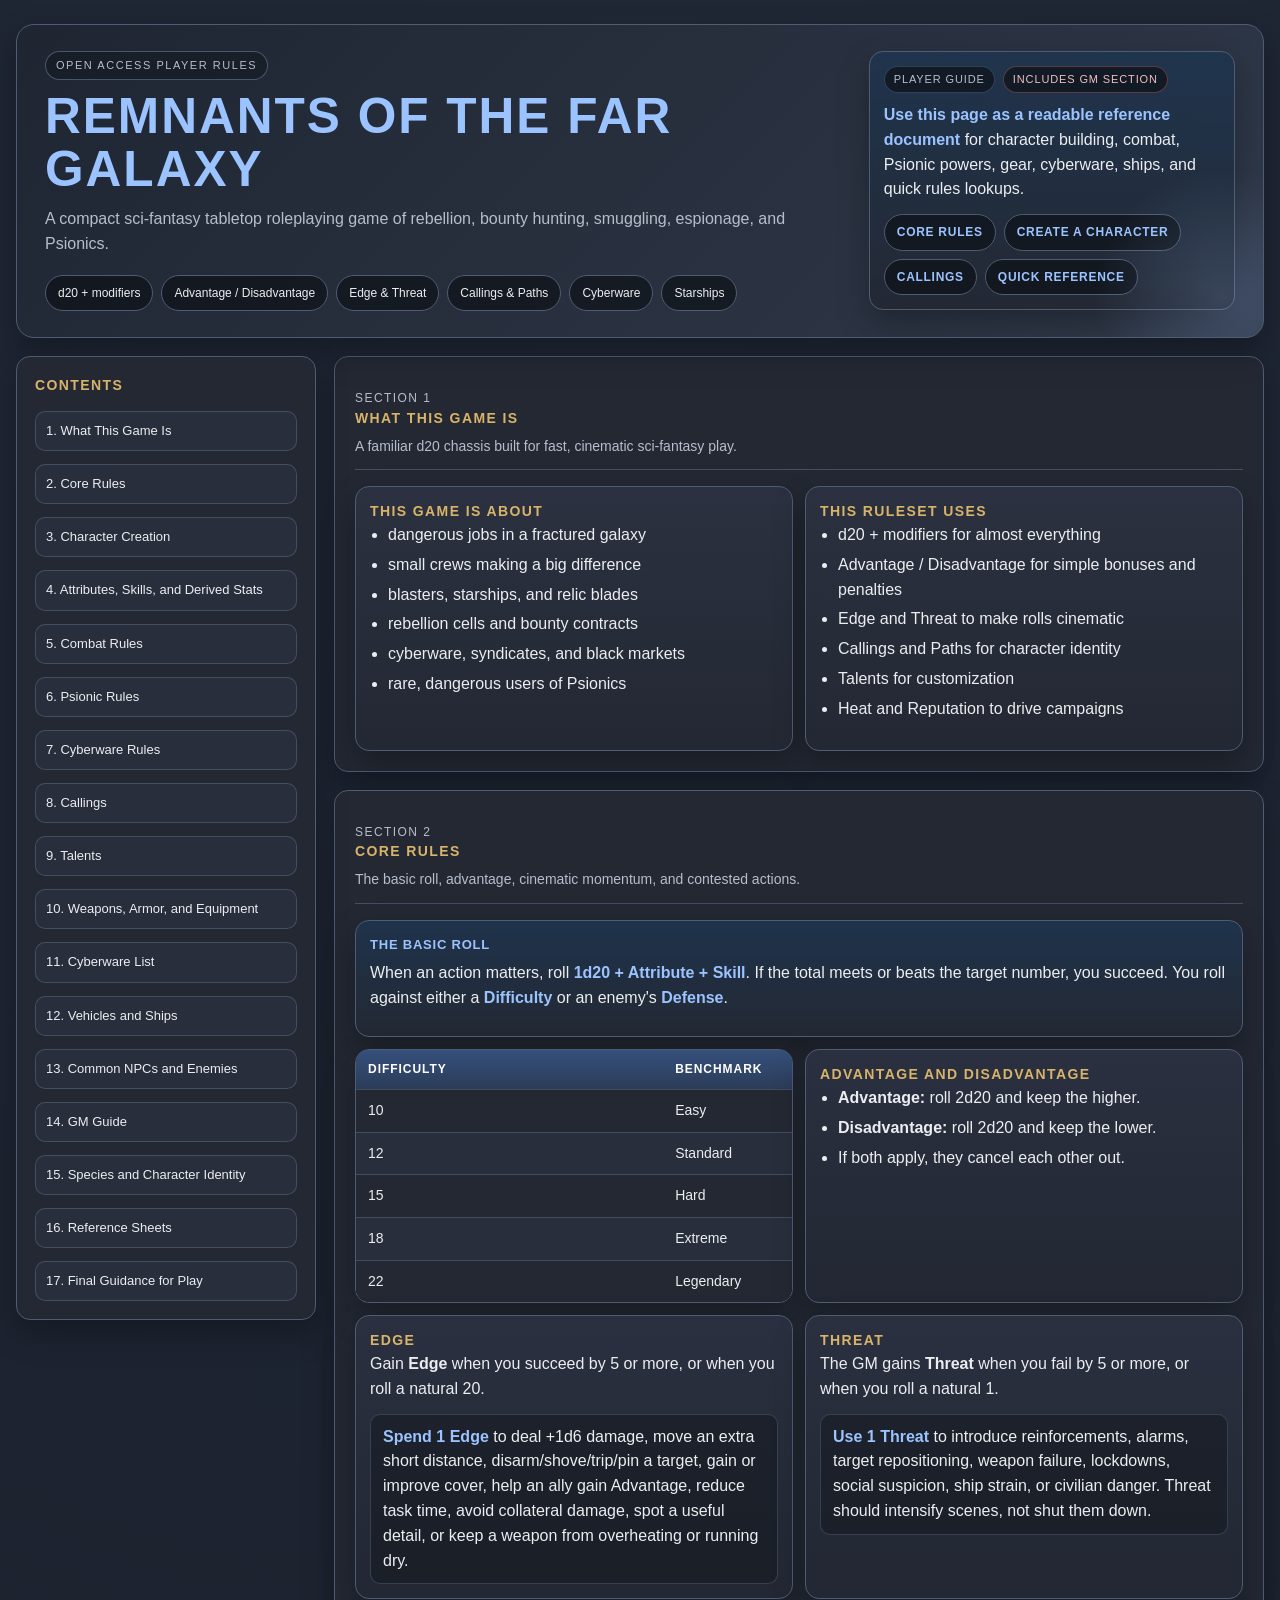
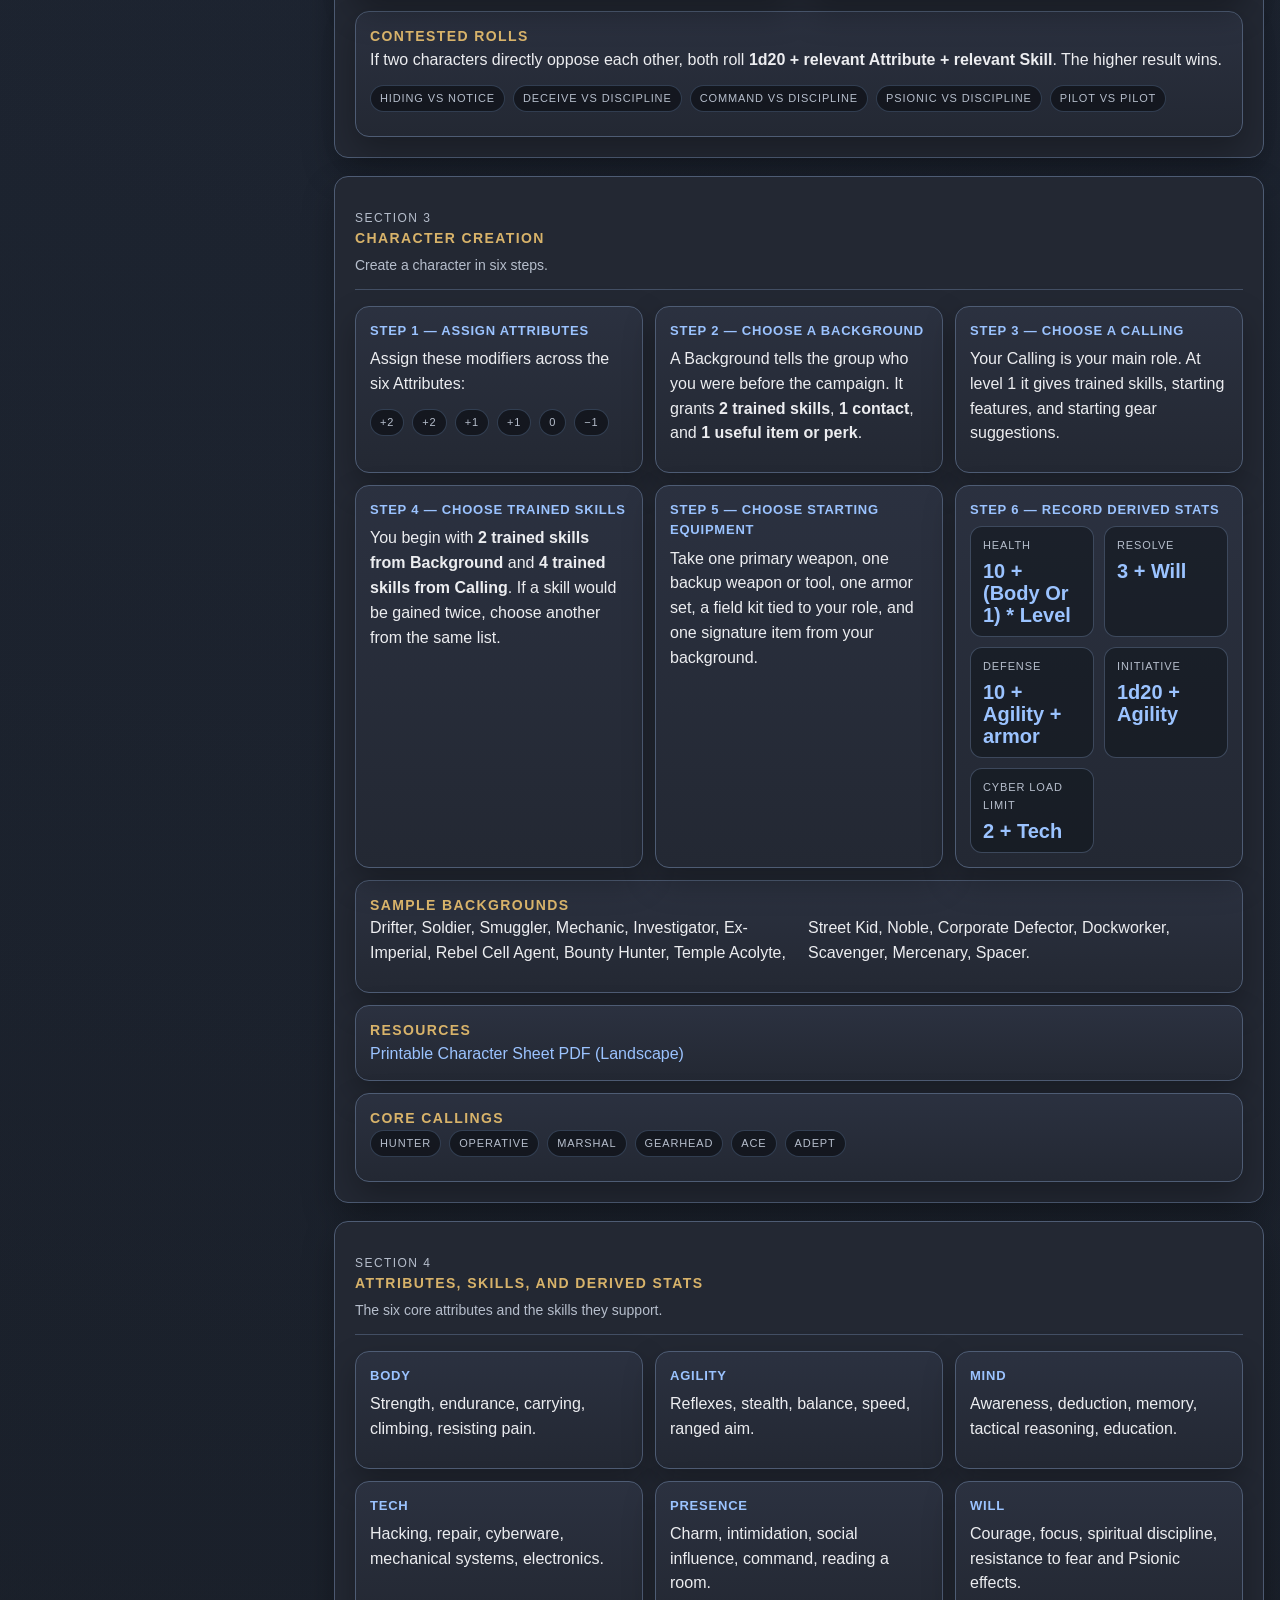
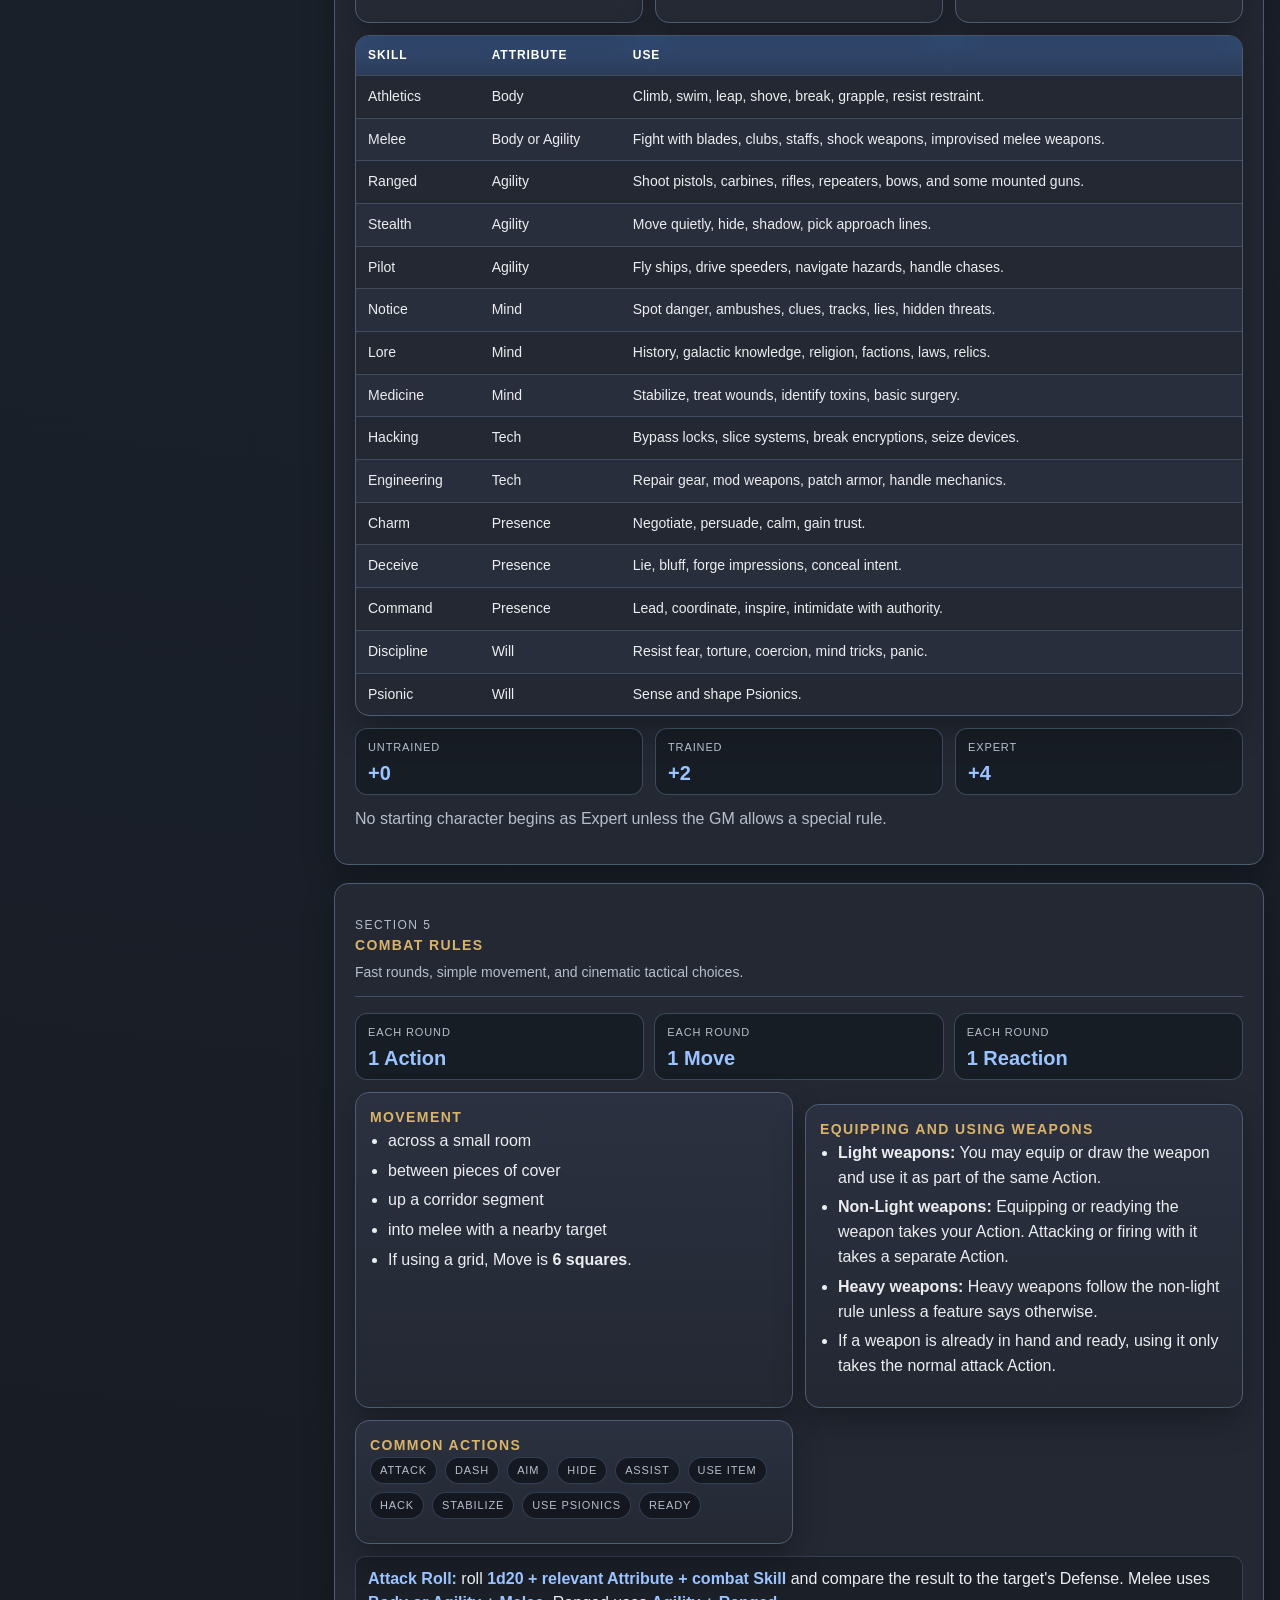
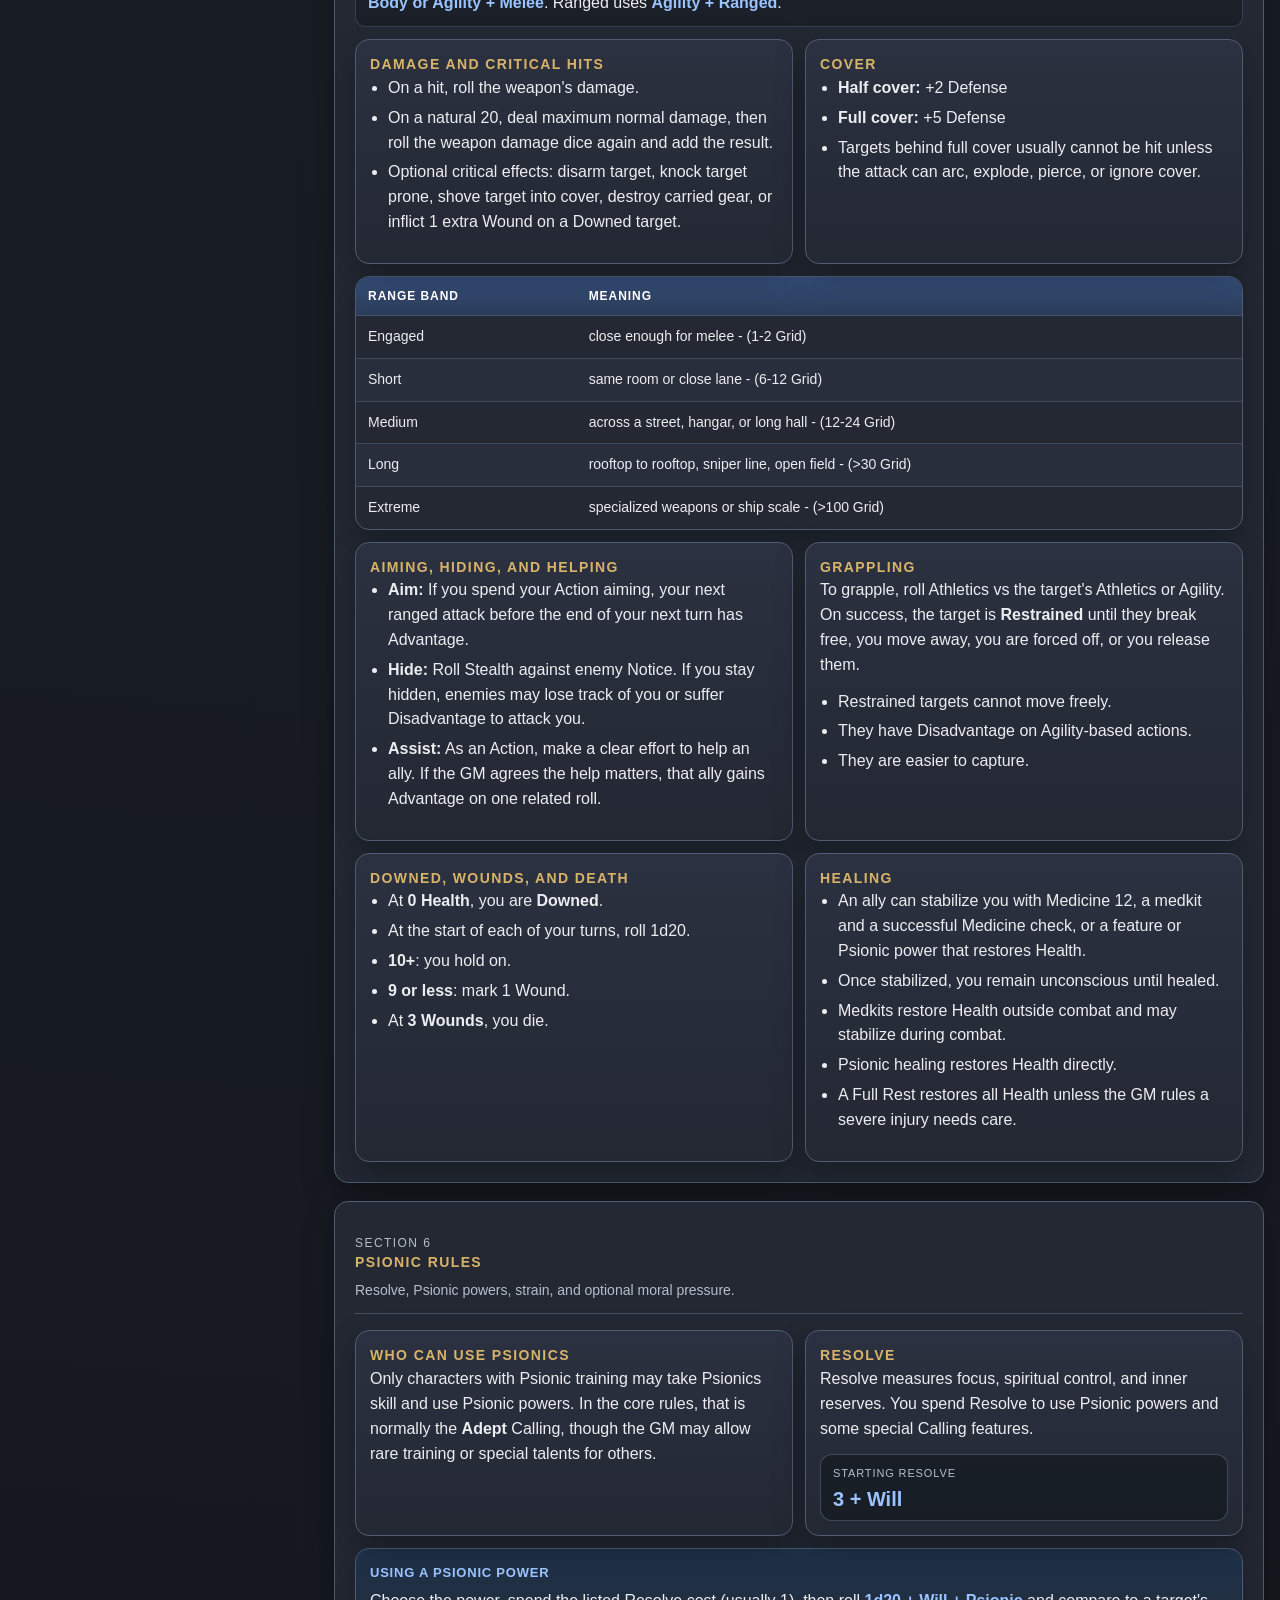
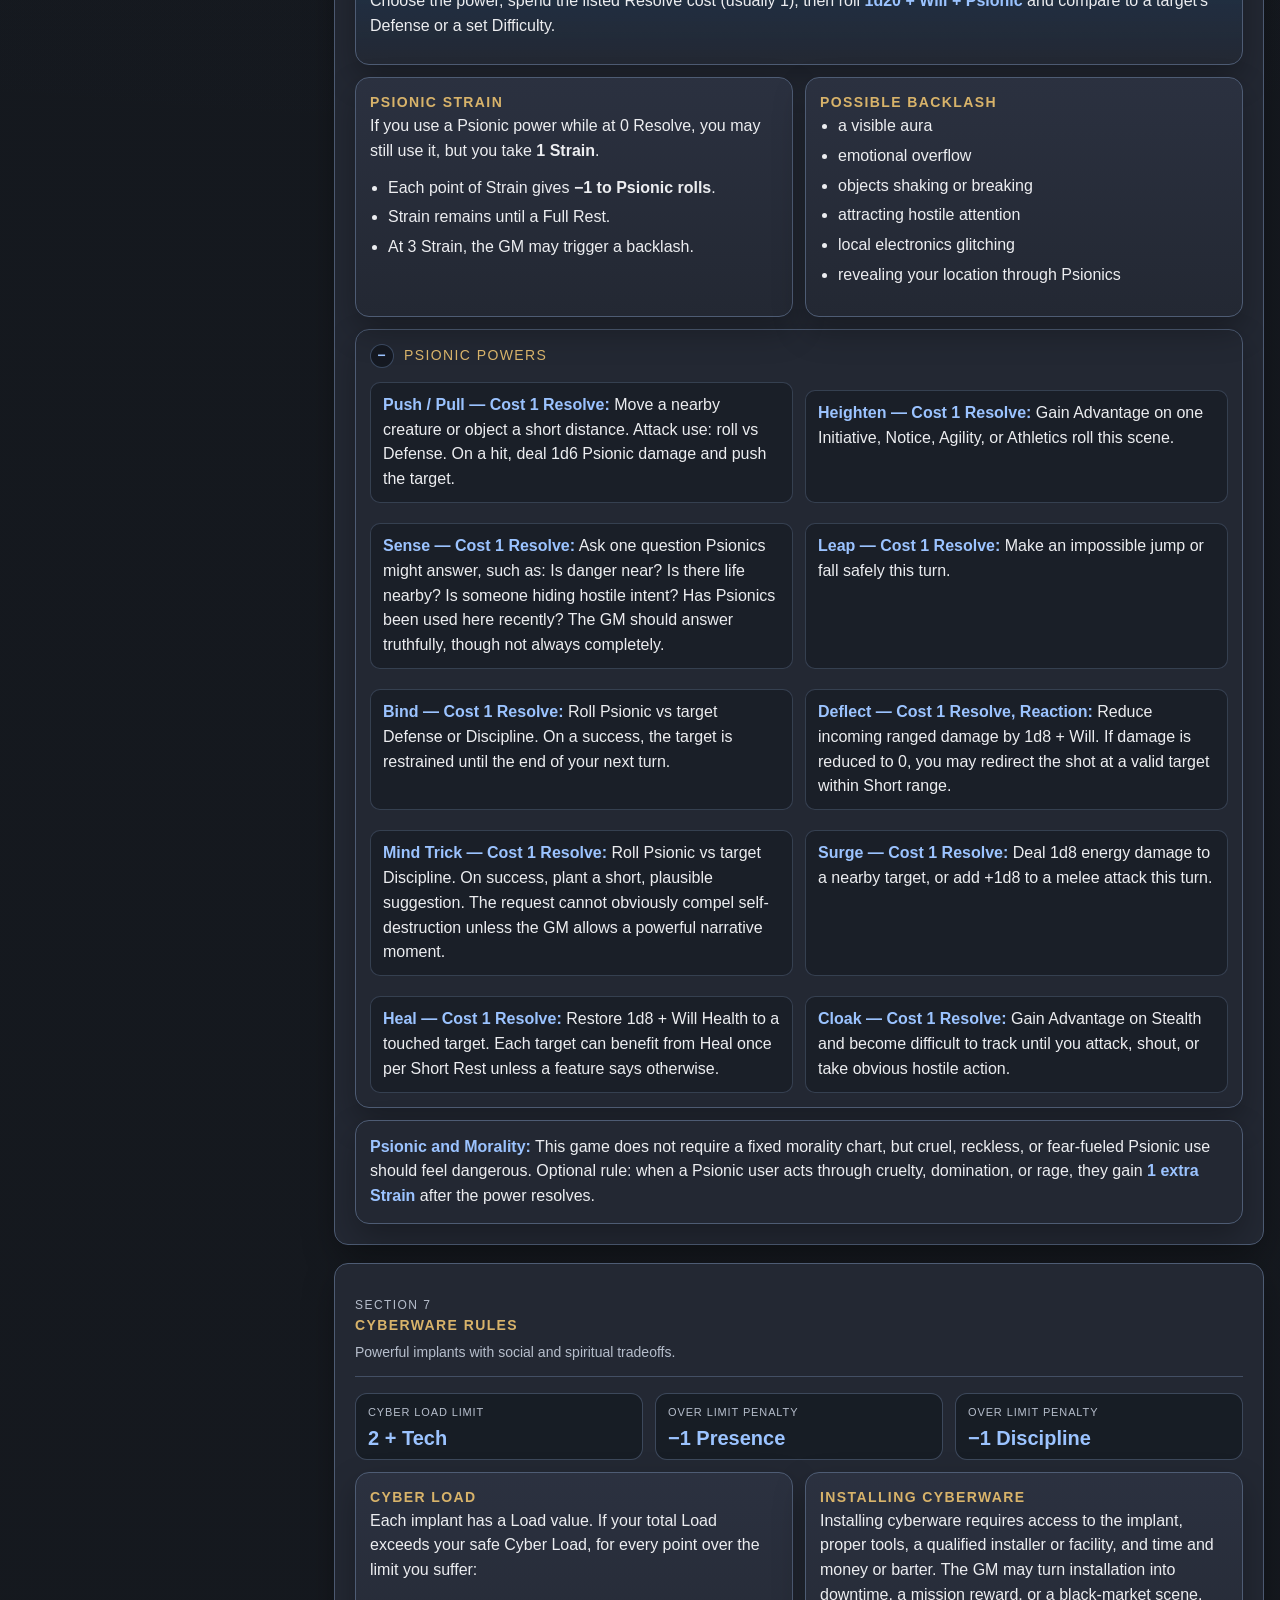
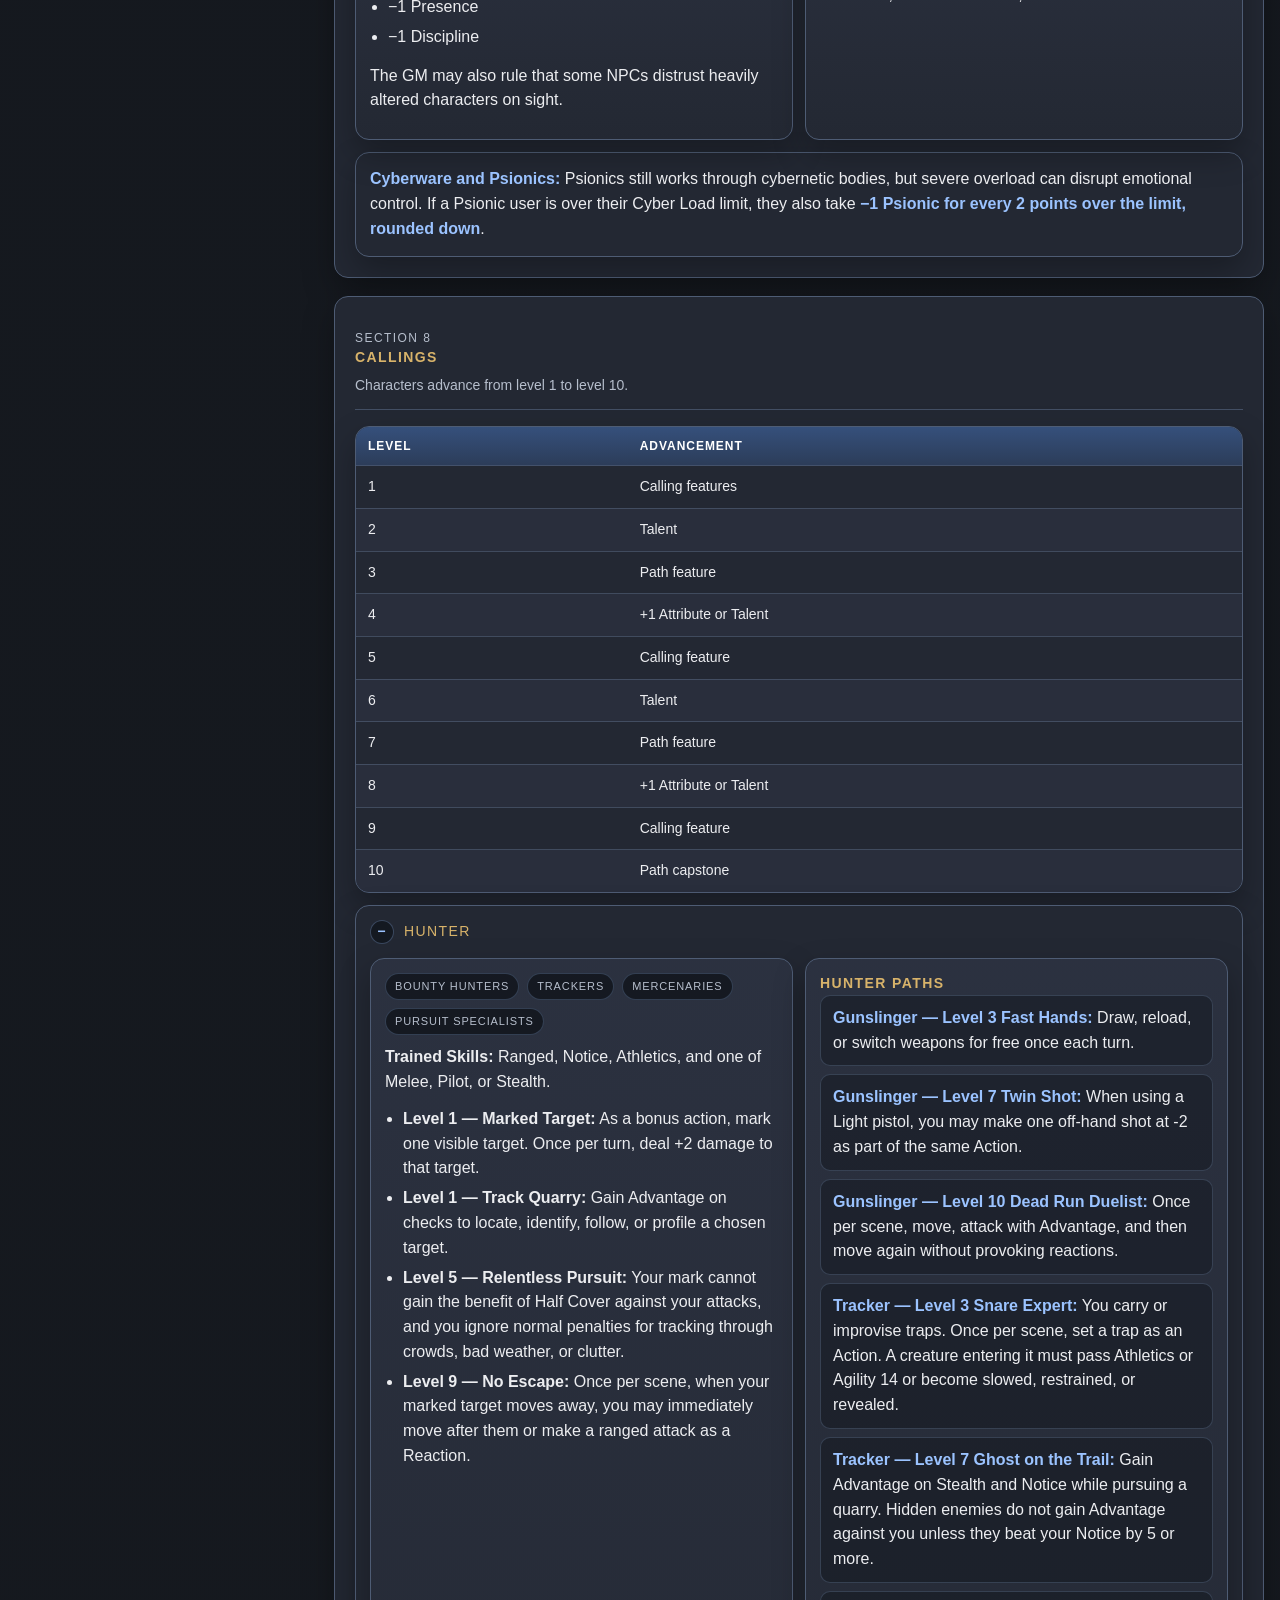
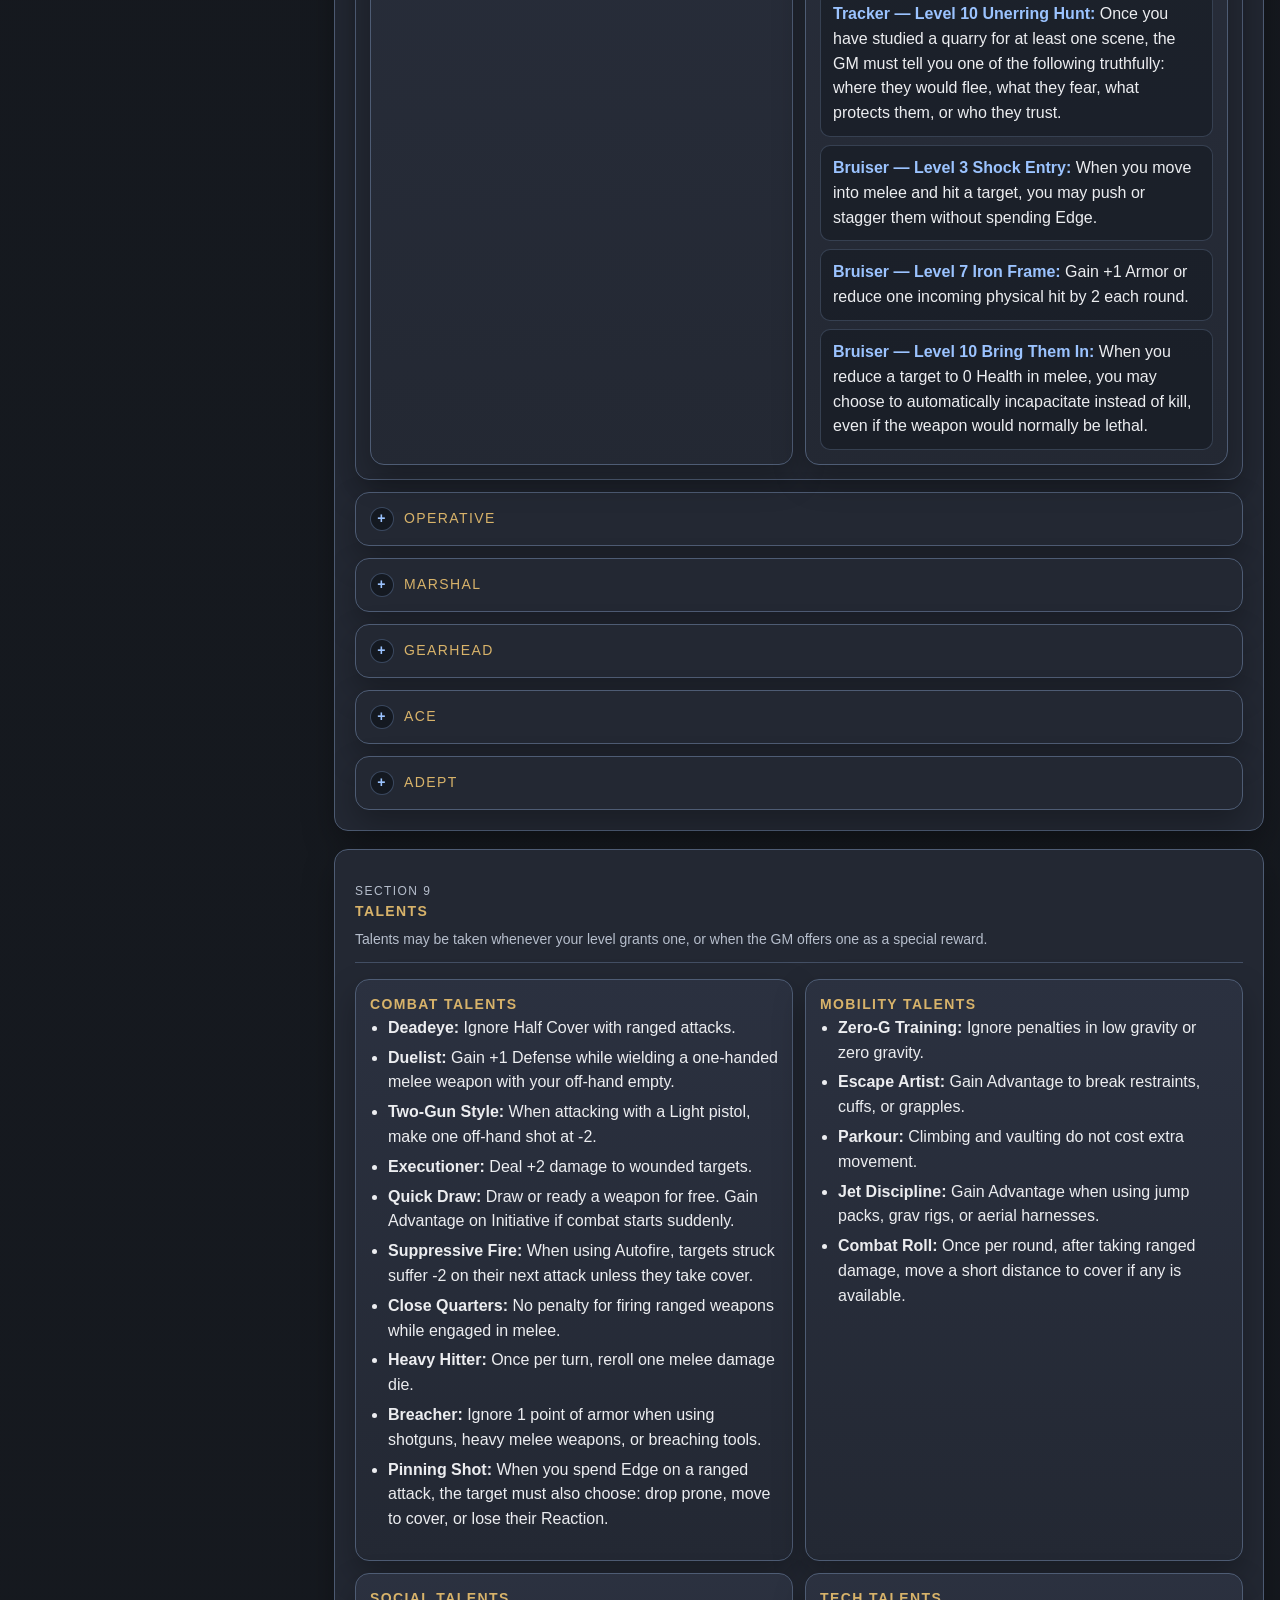
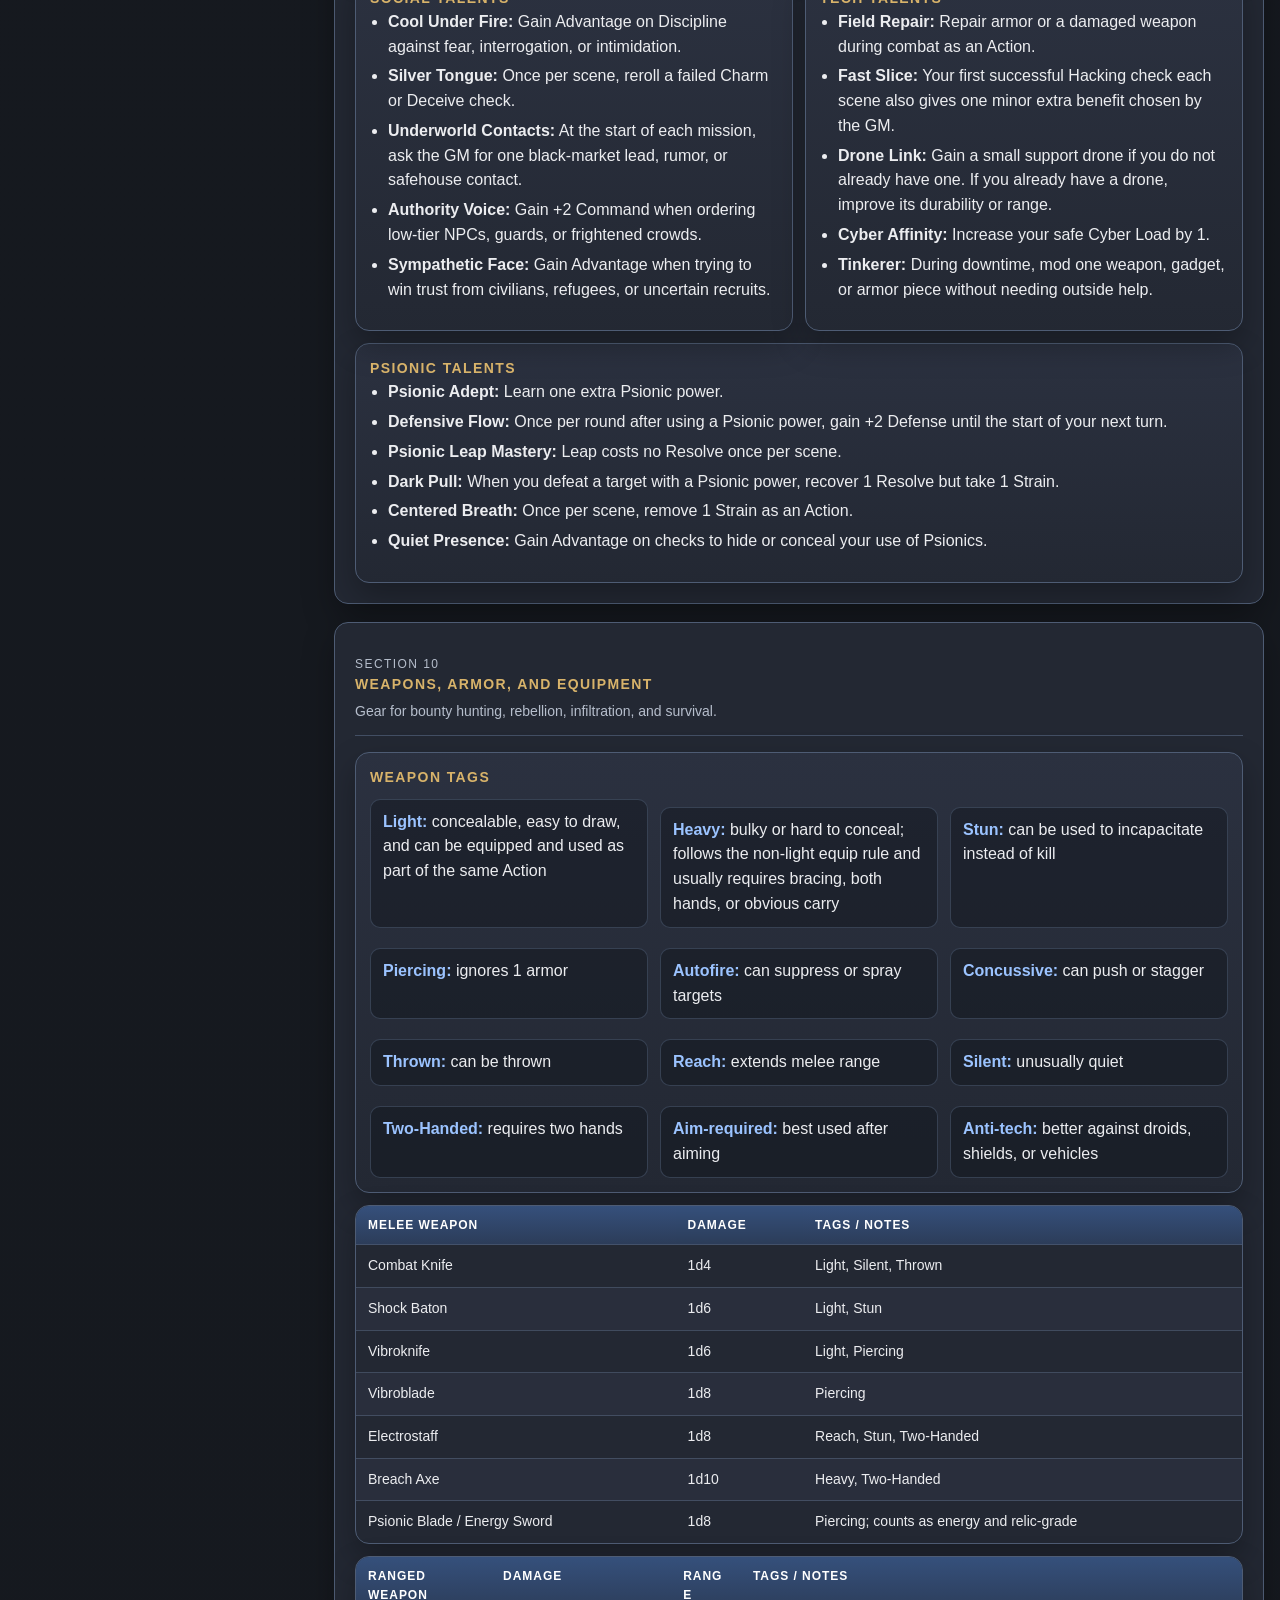
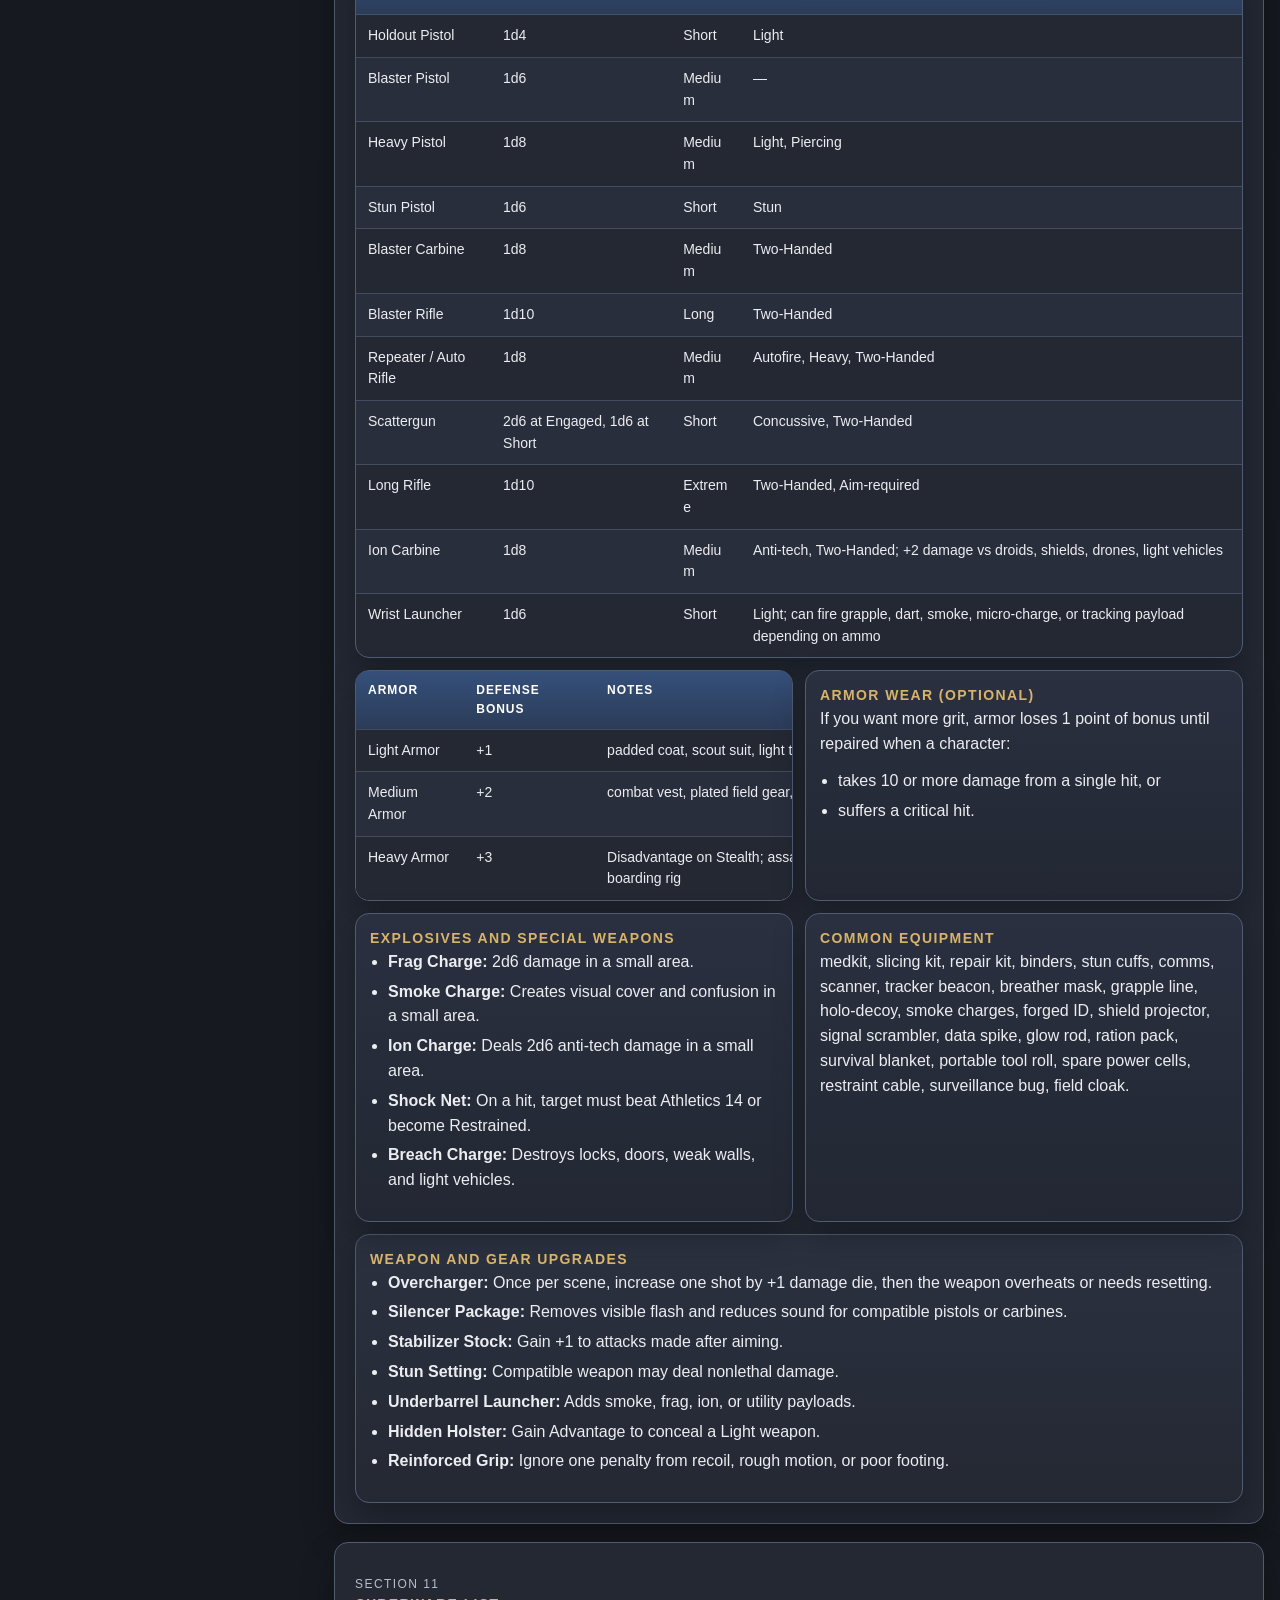
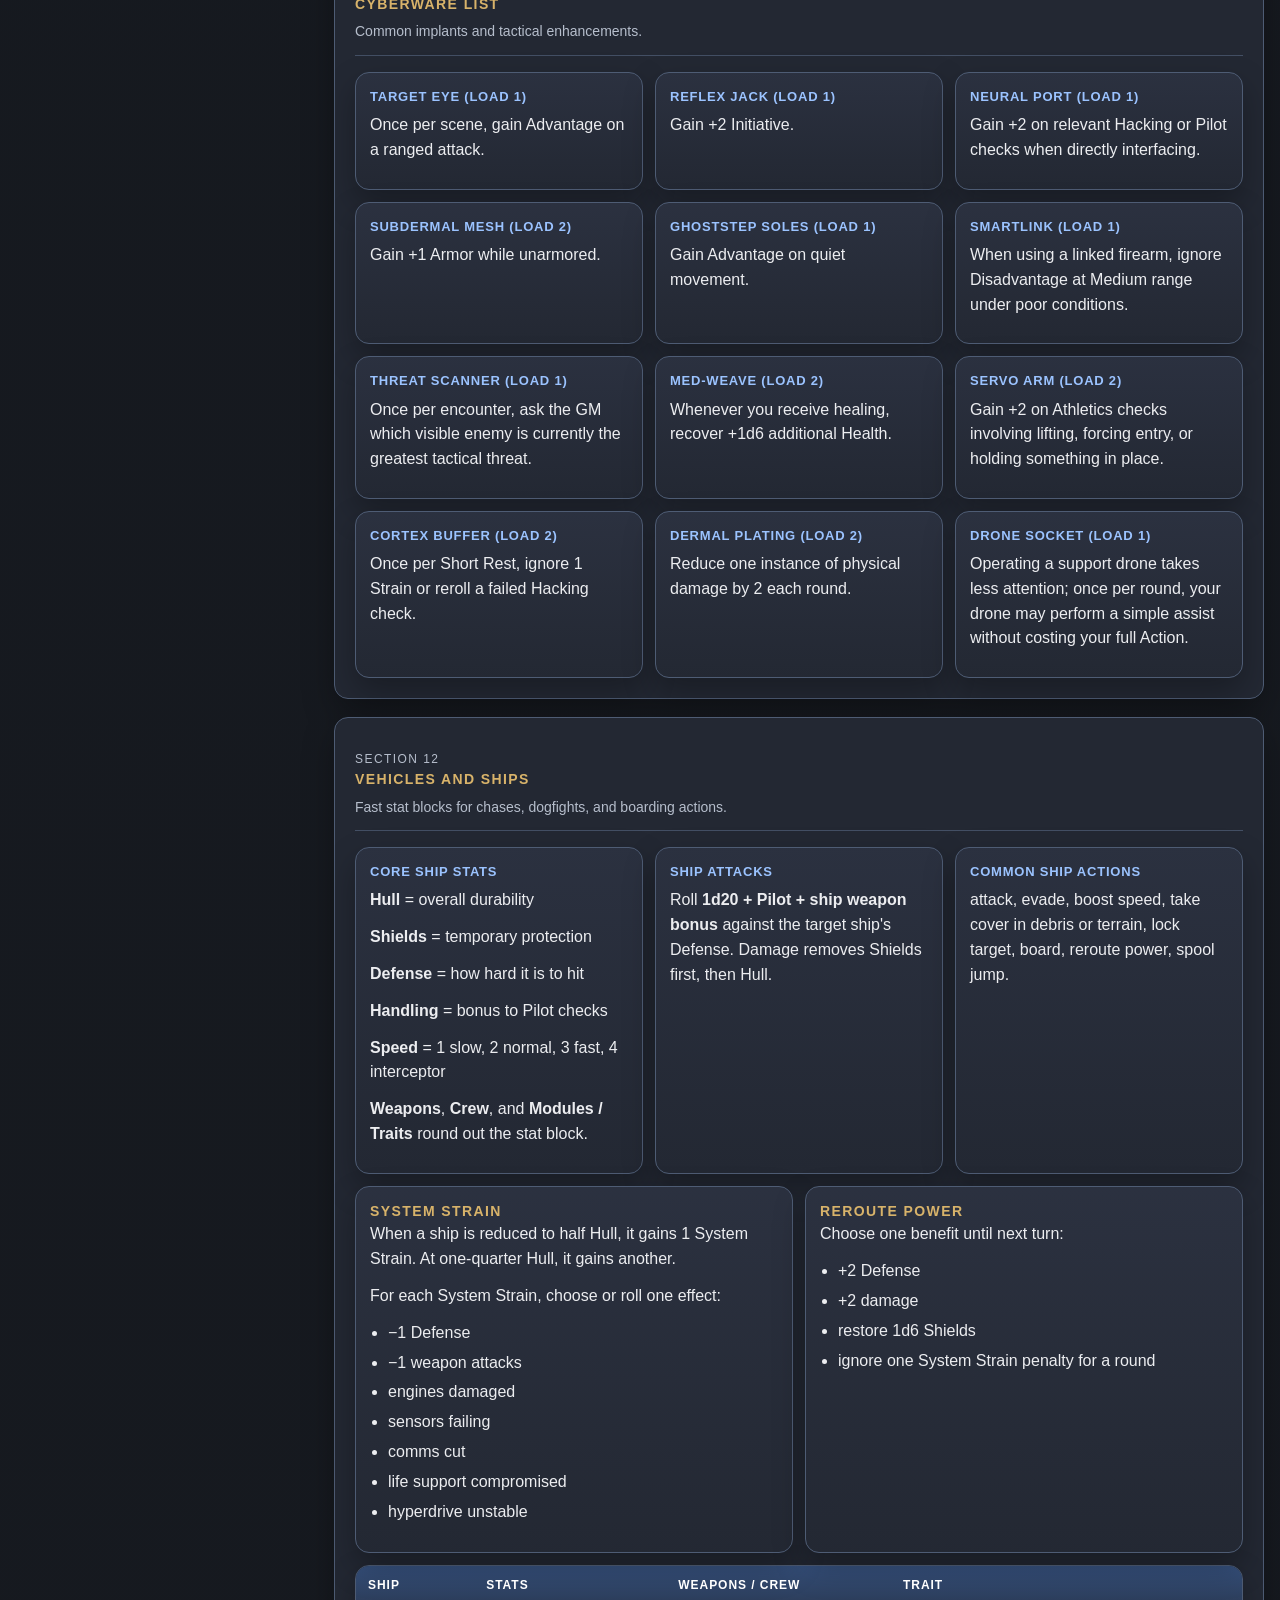
<file: website/playtest.html>
<!DOCTYPE html>
<html lang="en">
<head>
    <meta charset="UTF-8" />
    <meta name="viewport" content="width=device-width, initial-scale=1.0" />
    <title>Remnants of the Far Galaxy — Open Rules</title>
    <style>
        :root {
          --bg: #171a20;
          --panel: #232833;
          --panel2: #2b3140;
          --line: #4e5c74;
          --text: #ecedf0;
          --muted: #b6becc;
          --accent: #9bc3ff;
          --accent2: #d8b36a;
          --danger: #d97d7d;
          --good: #8fd5aa;
          --shadow: 0 14px 32px rgba(0, 0, 0, 0.28);
          --radius: 14px;
          --radius-sm: 10px;
          --content-width: 1360px;
        }

        * { box-sizing: border-box; }

        html {
          scroll-behavior: smooth;
          background: var(--bg);
        }

        body {
          margin: 0;
          font-family: Arial, Helvetica, sans-serif;
          background:
            radial-gradient(circle at top, rgba(84, 110, 163, 0.18), transparent 28%),
            linear-gradient(180deg, #14181e 0%, #171a20 100%);
          color: var(--text);
          line-height: 1.55;
        }

        a {
          color: var(--accent);
          text-decoration: none;
        }

        a:hover { text-decoration: underline; }

        .page {
          width: min(var(--content-width), calc(100% - 32px));
          margin: 0 auto;
          padding: 24px 0 48px;
        }

        .banner {
          background: linear-gradient(135deg, #1f2632, #30394a);
          border: 1px solid var(--line);
          border-radius: 18px;
          padding: 26px 28px;
          box-shadow: var(--shadow);
          margin-bottom: 18px;
          position: relative;
          overflow: hidden;
        }

        .banner::after {
          content: "";
          position: absolute;
          inset: auto -100px -100px auto;
          width: 280px;
          height: 280px;
          background: radial-gradient(circle, rgba(155, 195, 255, 0.18), transparent 65%);
          pointer-events: none;
        }

        .eyebrow {
          display: inline-block;
          margin-bottom: 10px;
          padding: 5px 10px;
          border: 1px solid rgba(155, 195, 255, 0.34);
          border-radius: 999px;
          color: var(--muted);
          font-size: 11px;
          text-transform: uppercase;
          letter-spacing: 0.14em;
          background: rgba(16, 20, 27, 0.45);
        }

        h1 {
          margin: 0;
          font-size: clamp(2rem, 4vw, 3.1rem);
          letter-spacing: 0.04em;
          text-transform: uppercase;
          color: var(--accent);
          line-height: 1.06;
        }

        .subtitle {
          margin: 12px 0 18px;
          max-width: 920px;
          color: var(--muted);
          font-size: 1rem;
        }

        .banner-grid {
          display: grid;
          grid-template-columns: 2.2fr 1fr;
          gap: 18px;
          align-items: start;
        }

        .hero-pills,
        .quick-links {
          display: flex;
          flex-wrap: wrap;
          gap: 8px;
        }

        .pill,
        .quick-link {
          background: rgba(14, 18, 24, 0.7);
          border: 1px solid var(--line);
          border-radius: 999px;
          padding: 8px 12px;
          font-size: 12px;
          color: var(--text);
        }

        .quick-link {
          color: var(--accent);
          text-transform: uppercase;
          letter-spacing: 0.06em;
          font-weight: 700;
        }

        .layout {
          display: grid;
          grid-template-columns: minmax(260px, 300px) minmax(0, 1fr);
          gap: 18px;
          align-items: start;
          min-width: 0;
        }

        .toc,
        .panel,
        .callout,
        .card,
        .table-wrap,
        .note,
        details {
          background: var(--panel);
          border: 1px solid var(--line);
          border-radius: var(--radius);
          box-shadow: var(--shadow);
        }

        .toc {
          position: sticky;
          top: 16px;
          padding: 18px;
        }

        .toc h2,
        .section-header h2,
        .mini-title,
        details > summary {
          margin: 0;
          font-size: 14px;
          text-transform: uppercase;
          letter-spacing: 0.1em;
          color: var(--accent2);
        }

        .toc-list {
          list-style: none;
          padding: 0;
          margin: 14px 0 0;
          display: grid;
          gap: 8px;
        }

        .toc-list a {
          display: block;
          padding: 9px 10px;
          border-radius: 10px;
          background: rgba(43, 49, 64, 0.75);
          border: 1px solid rgba(78, 92, 116, 0.7);
          color: var(--text);
          font-size: 13px;
        }

        .toc-list a:hover {
          background: rgba(61, 70, 91, 0.95);
          text-decoration: none;
        }

        .content {
          display: grid;
          gap: 18px;
          min-width: 0;
        }

        section.panel {
          padding: 20px;
        }

        .section-header {
          display: flex;
          justify-content: space-between;
          align-items: end;
          gap: 14px;
          padding-bottom: 12px;
          margin-bottom: 16px;
          border-bottom: 1px solid rgba(78, 92, 116, 0.75);
        }

        .section-number {
          color: var(--muted);
          font-size: 12px;
          text-transform: uppercase;
          letter-spacing: 0.12em;
        }

        .section-title-wrap p {
          margin: 6px 0 0;
          color: var(--muted);
          font-size: 14px;
        }

        p { margin: 0 0 12px; }
        ul, ol { margin: 0 0 14px 18px; padding: 0; }
        li + li { margin-top: 5px; }

        .grid-2,
        .grid-3,
        .grid-4,
        .grid-auto {
          display: grid;
          gap: 12px;
        }

        .grid-2 { grid-template-columns: repeat(2, minmax(0, 1fr)); }
        .grid-3 { grid-template-columns: repeat(3, minmax(0, 1fr)); }
        .grid-4 { grid-template-columns: repeat(4, minmax(0, 1fr)); }
        .grid-auto { grid-template-columns: repeat(auto-fit, minmax(220px, 1fr)); }

        .card,
        .callout,
        .note,
        details {
          padding: 14px;
        }

        .card {
          background: linear-gradient(180deg, rgba(43, 49, 64, 0.98), rgba(35, 40, 51, 0.98));
        }

        .callout {
          background: linear-gradient(180deg, rgba(30, 52, 78, 0.9), rgba(35, 40, 51, 0.98));
        }

        .callout strong,
        .note strong,
        .rule strong { color: var(--accent); }

        .tag-row {
          display: flex;
          flex-wrap: wrap;
          gap: 8px;
          margin-bottom: 10px;
        }

        .tag {
          display: inline-block;
          padding: 4px 9px;
          background: rgba(13, 16, 22, 0.7);
          border: 1px solid rgba(155, 195, 255, 0.22);
          border-radius: 999px;
          color: var(--muted);
          font-size: 11px;
          text-transform: uppercase;
          letter-spacing: 0.08em;
        }

        .gm-tag {
          border-color: rgba(217, 125, 125, 0.35);
          color: #efc0c0;
        }

        .list-tight { margin-bottom: 0; }
        .list-plain { list-style: none; margin-left: 0; }

        .rule {
          padding: 10px 12px;
          background: rgba(16, 20, 27, 0.45);
          border: 1px solid rgba(78, 92, 116, 0.55);
          border-radius: 10px;
        }

        .rule + .rule { margin-top: 8px; }

        .rule-title {
          display: block;
          color: var(--accent);
          font-size: 13px;
          font-weight: 700;
          text-transform: uppercase;
          letter-spacing: 0.06em;
          margin-bottom: 6px;
        }

        table {
          width: 100%;
          max-width: 100%;
          border-collapse: collapse;
          font-size: 14px;
        }

        .table-wrap {
          overflow-x: auto;
          overflow-y: hidden;
          max-width: 100%;
          padding: 0;
          -webkit-overflow-scrolling: touch;
        }

        thead {
          background: linear-gradient(180deg, rgba(54, 82, 127, 0.95), rgba(44, 61, 90, 0.95));
        }

        th,
        td {
          padding: 10px 12px;
          border-bottom: 1px solid rgba(78, 92, 116, 0.68);
          vertical-align: top;
          text-align: left;
        }

        th {
          color: #fff;
          font-size: 12px;
          text-transform: uppercase;
          letter-spacing: 0.08em;
        }

        tbody tr:nth-child(even) {
          background: rgba(43, 49, 64, 0.72);
        }

        tbody tr:last-child td { border-bottom: 0; }

        .stat-grid {
          display: grid;
          grid-template-columns: repeat(auto-fit, minmax(120px, 1fr));
          gap: 10px;
        }

        .stat {
          background: rgba(16, 20, 27, 0.55);
          border: 1px solid rgba(78, 92, 116, 0.7);
          border-radius: 12px;
          padding: 10px 12px;
        }

        .stat-label {
          display: block;
          font-size: 11px;
          text-transform: uppercase;
          color: var(--muted);
          letter-spacing: 0.08em;
          margin-bottom: 6px;
        }

        .stat-value {
          display: block;
          color: var(--accent);
          font-size: 20px;
          font-weight: 700;
          line-height: 1.1;
        }

        .two-column-text {
          columns: 2 260px;
          column-gap: 18px;
        }

        details > summary {
          cursor: pointer;
          list-style: none;
          display: flex;
          align-items: center;
          gap: 10px;
        }

        details > summary::-webkit-details-marker { display: none; }

        details > summary::before {
          content: "+";
          display: inline-grid;
          place-items: center;
          width: 22px;
          height: 22px;
          border-radius: 999px;
          background: rgba(16, 20, 27, 0.72);
          border: 1px solid rgba(155, 195, 255, 0.28);
          color: var(--accent);
          font-weight: 700;
        }

        details[open] > summary::before { content: "−"; }
        details > div { margin-top: 14px; }

        .footer-note {
          margin-top: 18px;
          color: var(--muted);
          font-size: 13px;
          text-align: center;
        }

        @media (max-width: 1080px) {
          .layout,
          .banner-grid,
          .grid-4,
          .grid-3,
          .grid-2 {
            grid-template-columns: 1fr;
          }

          .toc {
            position: static;
          }
        }

        @media (max-width: 720px) {
          .page {
            width: min(100% - 18px, var(--content-width));
            padding-top: 10px;
          }

          .banner,
          section.panel,
          .toc {
            padding: 16px;
          }

          th,
          td {
            padding: 9px 10px;
            font-size: 13px;
          }
        }
        html,
        body {
          max-width: 100%;
          overflow-x: hidden;
        }

        .page,
        .banner-grid,
        .layout,
        .content,
        section.panel,
        .card,
        .callout,
        .note,
        details,
        .toc,
        .grid-2 > *,
        .grid-3 > *,
        .grid-4 > *,
        .grid-auto > *,
        .stat-grid > * {
          min-width: 0;
        }

        .section-header {
          flex-wrap: wrap;
        }

        p,
        li,
        td,
        th,
        a,
        .rule,
        .stat-value,
        .quick-link,
        .pill,
        .tag {
          overflow-wrap: anywhere;
          word-break: break-word;
        }

        .table-wrap table {
          min-width: 640px;
        }

        @media (max-width: 720px) {
          .page {
            width: calc(100% - 16px);
            max-width: 100%;
            padding-top: 10px;
          }

          .two-column-text {
            columns: 1;
          }

          .table-wrap table {
            min-width: 560px;
          }
        }
    </style>
</head>
<body>
<div class="page">
    <header class="banner" id="top">
        <div class="banner-grid">
            <div>
                <div class="eyebrow">Open Access Player Rules</div>
                <h1>Remnants of the Far Galaxy</h1>
                <p class="subtitle">A compact sci-fantasy tabletop roleplaying game of rebellion, bounty hunting, smuggling, espionage, and Psionics.</p>
                <div class="hero-pills">
                    <span class="pill">d20 + modifiers</span>
                    <span class="pill">Advantage / Disadvantage</span>
                    <span class="pill">Edge &amp; Threat</span>
                    <span class="pill">Callings &amp; Paths</span>
                    <span class="pill">Cyberware</span>
                    <span class="pill">Starships</span>
                </div>
            </div>
            <div>
                <div class="callout">
                    <div class="tag-row">
                        <span class="tag">Player Guide</span>
                        <span class="tag gm-tag">Includes GM Section</span>
                    </div>
                    <p><strong>Use this page as a readable reference document</strong> for character building, combat, Psionic powers, gear, cyberware, ships, and quick rules lookups.</p>
                    <div class="quick-links" style="margin-top:12px;">
                        <a class="quick-link" href="#core-rules">Core Rules</a>
                        <a class="quick-link" href="#character-creation">Create a Character</a>
                        <a class="quick-link" href="#callings">Callings</a>
                        <a class="quick-link" href="#reference-sheets">Quick Reference</a>
                    </div>
                </div>
            </div>
        </div>
    </header>

    <div class="layout">
        <aside class="toc">
            <h2>Contents</h2>
            <ol class="toc-list">
                <li><a href="#what-this-game-is">1. What This Game Is</a></li>
                <li><a href="#core-rules">2. Core Rules</a></li>
                <li><a href="#character-creation">3. Character Creation</a></li>
                <li><a href="#attributes-skills">4. Attributes, Skills, and Derived Stats</a></li>
                <li><a href="#combat-rules">5. Combat Rules</a></li>
                <li><a href="#Psionic-rules">6. Psionic Rules</a></li>
                <li><a href="#cyberware-rules">7. Cyberware Rules</a></li>
                <li><a href="#callings">8. Callings</a></li>
                <li><a href="#talents">9. Talents</a></li>
                <li><a href="#equipment">10. Weapons, Armor, and Equipment</a></li>
                <li><a href="#cyberware-list">11. Cyberware List</a></li>
                <li><a href="#vehicles-ships">12. Vehicles and Ships</a></li>
                <li><a href="#npcs-enemies">13. Common NPCs and Enemies</a></li>
                <li><a href="#gm-guide">14. GM Guide</a></li>
                <li><a href="#species-identity">15. Species and Character Identity</a></li>
                <li><a href="#reference-sheets">16. Reference Sheets</a></li>
                <li><a href="#final-guidance">17. Final Guidance for Play</a></li>
            </ol>
        </aside>

        <main class="content">
            <section class="panel">
                <p><a id="what-this-game-is"> </a></p>
                <div class="section-header">
                    <div class="section-title-wrap">
                        <div class="section-number">Section 1</div>
                        <h2>What This Game Is</h2>
                        <p>A familiar d20 chassis built for fast, cinematic sci-fantasy play.</p>
                    </div>
                </div>

                <div class="grid-2">
                    <div class="card">
                        <h3 class="mini-title">This game is about</h3>
                        <ul>
                            <li>dangerous jobs in a fractured galaxy</li>
                            <li>small crews making a big difference</li>
                            <li>blasters, starships, and relic blades</li>
                            <li>rebellion cells and bounty contracts</li>
                            <li>cyberware, syndicates, and black markets</li>
                            <li>rare, dangerous users of Psionics</li>
                        </ul>
                    </div>
                    <div class="card">
                        <h3 class="mini-title">This ruleset uses</h3>
                        <ul>
                            <li>d20 + modifiers for almost everything</li>
                            <li>Advantage / Disadvantage for simple bonuses and penalties</li>
                            <li>Edge and Threat to make rolls cinematic</li>
                            <li>Callings and Paths for character identity</li>
                            <li>Talents for customization</li>
                            <li>Heat and Reputation to drive campaigns</li>
                        </ul>
                    </div>
                </div>
            </section>

            <section class="panel" >
                <p><a id="core-rules"> </a></p>
                <div class="section-header">
                    <div class="section-title-wrap">
                        <div class="section-number">Section 2</div>
                        <h2>Core Rules</h2>
                        <p>The basic roll, advantage, cinematic momentum, and contested actions.</p>
                    </div>
                </div>

                <div class="callout">
                    <span class="rule-title">The Basic Roll</span>
                    <p>When an action matters, roll <strong>1d20 + Attribute + Skill</strong>. If the total meets or beats the target number, you succeed. You roll against either a <strong>Difficulty</strong> or an enemy's <strong>Defense</strong>.</p>
                </div>

                <div class="grid-2" style="margin-top:12px;">
                    <div class="table-wrap">
                        <table>
                            <thead>
                            <tr><th>Difficulty</th><th>Benchmark</th></tr>
                            </thead>
                            <tbody>
                            <tr><td>10</td><td>Easy</td></tr>
                            <tr><td>12</td><td>Standard</td></tr>
                            <tr><td>15</td><td>Hard</td></tr>
                            <tr><td>18</td><td>Extreme</td></tr>
                            <tr><td>22</td><td>Legendary</td></tr>
                            </tbody>
                        </table>
                    </div>
                    <div class="card">
                        <h3 class="mini-title">Advantage and Disadvantage</h3>
                        <ul class="list-tight">
                            <li><strong>Advantage:</strong> roll 2d20 and keep the higher.</li>
                            <li><strong>Disadvantage:</strong> roll 2d20 and keep the lower.</li>
                            <li>If both apply, they cancel each other out.</li>
                        </ul>
                    </div>
                </div>

                <div class="grid-2" style="margin-top:12px;">
                    <div class="card">
                        <h3 class="mini-title">Edge</h3>
                        <p>Gain <strong>Edge</strong> when you succeed by 5 or more, or when you roll a natural 20.</p>
                        <div class="rule"><strong>Spend 1 Edge</strong> to deal +1d6 damage, move an extra short distance, disarm/shove/trip/pin a target, gain or improve cover, help an ally gain Advantage, reduce task time, avoid collateral damage, spot a useful detail, or keep a weapon from overheating or running dry.</div>
                    </div>
                    <div class="card">
                        <h3 class="mini-title">Threat</h3>
                        <p>The GM gains <strong>Threat</strong> when you fail by 5 or more, or when you roll a natural 1.</p>
                        <div class="rule"><strong>Use 1 Threat</strong> to introduce reinforcements, alarms, target repositioning, weapon failure, lockdowns, social suspicion, ship strain, or civilian danger. Threat should intensify scenes, not shut them down.</div>
                    </div>
                </div>

                <div class="card" style="margin-top:12px;">
                    <h3 class="mini-title">Contested Rolls</h3>
                    <p>If two characters directly oppose each other, both roll <strong>1d20 + relevant Attribute + relevant Skill</strong>. The higher result wins.</p>
                    <div class="tag-row" style="margin-top:10px;">
                        <span class="tag">Hiding vs Notice</span>
                        <span class="tag">Deceive vs Discipline</span>
                        <span class="tag">Command vs Discipline</span>
                        <span class="tag">Psionic vs Discipline</span>
                        <span class="tag">Pilot vs Pilot</span>
                    </div>
                </div>
            </section>

            <section class="panel" >
                <p><a id="character-creation"> </a></p>
                <div class="section-header">
                    <div class="section-title-wrap">
                        <div class="section-number">Section 3</div>
                        <h2>Character Creation</h2>
                        <p>Create a character in six steps.</p>
                    </div>
                </div>

                <div class="grid-auto">
                    <div class="card">
                        <span class="rule-title">Step 1 — Assign Attributes</span>
                        <p>Assign these modifiers across the six Attributes:</p>
                        <div class="tag-row"><span class="tag">+2</span><span class="tag">+2</span><span class="tag">+1</span><span class="tag">+1</span><span class="tag">0</span><span class="tag">−1</span></div>
                    </div>
                    <div class="card">
                        <span class="rule-title">Step 2 — Choose a Background</span>
                        <p>A Background tells the group who you were before the campaign. It grants <strong>2 trained skills</strong>, <strong>1 contact</strong>, and <strong>1 useful item or perk</strong>.</p>
                    </div>
                    <div class="card">
                        <span class="rule-title">Step 3 — Choose a Calling</span>
                        <p>Your Calling is your main role. At level 1 it gives trained skills, starting features, and starting gear suggestions.</p>
                    </div>
                    <div class="card">
                        <span class="rule-title">Step 4 — Choose Trained Skills</span>
                        <p>You begin with <strong>2 trained skills from Background</strong> and <strong>4 trained skills from Calling</strong>. If a skill would be gained twice, choose another from the same list.</p>
                    </div>
                    <div class="card">
                        <span class="rule-title">Step 5 — Choose Starting Equipment</span>
                        <p>Take one primary weapon, one backup weapon or tool, one armor set, a field kit tied to your role, and one signature item from your background.</p>
                    </div>
                    <div class="card">
                        <span class="rule-title">Step 6 — Record Derived Stats</span>
                        <div class="stat-grid">
                            <div class="stat"><span class="stat-label">Health</span><span class="stat-value">10 + (Body Or 1) * Level</span></div>
                            <div class="stat"><span class="stat-label">Resolve</span><span class="stat-value">3 + Will</span></div>
                            <div class="stat"><span class="stat-label">Defense</span><span class="stat-value">10 + Agility + armor</span></div>
                            <div class="stat"><span class="stat-label">Initiative</span><span class="stat-value">1d20 + Agility</span></div>
                            <div class="stat"><span class="stat-label">Cyber Load Limit</span><span class="stat-value">2 + Tech</span></div>
                        </div>
                    </div>
                </div>

                <div class="card" style="margin-top:12px;">
                    <h3 class="mini-title">Sample Backgrounds</h3>
                    <p class="two-column-text">Drifter, Soldier, Smuggler, Mechanic, Investigator, Ex-Imperial, Rebel Cell Agent, Bounty Hunter, Temple Acolyte, Street Kid, Noble, Corporate Defector, Dockworker, Scavenger, Mercenary, Spacer.</p>
                </div>

                <div class="card" style="margin-top:12px;">
                    <h3 class="mini-title">Resources</h3>
                    <a href="/website/rtfg_google_docs_printable.pdf" download>Printable Character Sheet PDF (Landscape)</a>
                </div>

                <div class="card" style="margin-top:12px;">
                    <h3 class="mini-title">Core Callings</h3>
                    <div class="tag-row">
                        <span class="tag">Hunter</span>
                        <span class="tag">Operative</span>
                        <span class="tag">Marshal</span>
                        <span class="tag">Gearhead</span>
                        <span class="tag">Ace</span>
                        <span class="tag">Adept</span>
                    </div>
                </div>
            </section>

            <section class="panel" >
                <p><a id="attributes-skills"> </a></p>
                <div class="section-header">
                    <div class="section-title-wrap">
                        <div class="section-number">Section 4</div>
                        <h2>Attributes, Skills, and Derived Stats</h2>
                        <p>The six core attributes and the skills they support.</p>
                    </div>
                </div>

                <div class="grid-3">
                    <div class="card"><span class="rule-title">Body</span><p>Strength, endurance, carrying, climbing, resisting pain.</p></div>
                    <div class="card"><span class="rule-title">Agility</span><p>Reflexes, stealth, balance, speed, ranged aim.</p></div>
                    <div class="card"><span class="rule-title">Mind</span><p>Awareness, deduction, memory, tactical reasoning, education.</p></div>
                    <div class="card"><span class="rule-title">Tech</span><p>Hacking, repair, cyberware, mechanical systems, electronics.</p></div>
                    <div class="card"><span class="rule-title">Presence</span><p>Charm, intimidation, social influence, command, reading a room.</p></div>
                    <div class="card"><span class="rule-title">Will</span><p>Courage, focus, spiritual discipline, resistance to fear and Psionic effects.</p></div>
                </div>

                <div class="table-wrap" style="margin-top:12px;">
                    <table>
                        <thead>
                        <tr><th>Skill</th><th>Attribute</th><th>Use</th></tr>
                        </thead>
                        <tbody>
                        <tr><td>Athletics</td><td>Body</td><td>Climb, swim, leap, shove, break, grapple, resist restraint.</td></tr>
                        <tr><td>Melee</td><td>Body or Agility</td><td>Fight with blades, clubs, staffs, shock weapons, improvised melee weapons.</td></tr>
                        <tr><td>Ranged</td><td>Agility</td><td>Shoot pistols, carbines, rifles, repeaters, bows, and some mounted guns.</td></tr>
                        <tr><td>Stealth</td><td>Agility</td><td>Move quietly, hide, shadow, pick approach lines.</td></tr>
                        <tr><td>Pilot</td><td>Agility</td><td>Fly ships, drive speeders, navigate hazards, handle chases.</td></tr>
                        <tr><td>Notice</td><td>Mind</td><td>Spot danger, ambushes, clues, tracks, lies, hidden threats.</td></tr>
                        <tr><td>Lore</td><td>Mind</td><td>History, galactic knowledge, religion, factions, laws, relics.</td></tr>
                        <tr><td>Medicine</td><td>Mind</td><td>Stabilize, treat wounds, identify toxins, basic surgery.</td></tr>
                        <tr><td>Hacking</td><td>Tech</td><td>Bypass locks, slice systems, break encryptions, seize devices.</td></tr>
                        <tr><td>Engineering</td><td>Tech</td><td>Repair gear, mod weapons, patch armor, handle mechanics.</td></tr>
                        <tr><td>Charm</td><td>Presence</td><td>Negotiate, persuade, calm, gain trust.</td></tr>
                        <tr><td>Deceive</td><td>Presence</td><td>Lie, bluff, forge impressions, conceal intent.</td></tr>
                        <tr><td>Command</td><td>Presence</td><td>Lead, coordinate, inspire, intimidate with authority.</td></tr>
                        <tr><td>Discipline</td><td>Will</td><td>Resist fear, torture, coercion, mind tricks, panic.</td></tr>
                        <tr><td>Psionic</td><td>Will</td><td>Sense and shape Psionics.</td></tr>
                        </tbody>
                    </table>
                </div>

                <div class="grid-3" style="margin-top:12px;">
                    <div class="stat"><span class="stat-label">Untrained</span><span class="stat-value">+0</span></div>
                    <div class="stat"><span class="stat-label">Trained</span><span class="stat-value">+2</span></div>
                    <div class="stat"><span class="stat-label">Expert</span><span class="stat-value">+4</span></div>
                </div>
                <p style="margin-top:12px; color: var(--muted);">No starting character begins as Expert unless the GM allows a special rule.</p>
            </section>

            <section class="panel" >
                <p><a id="combat-rules"> </a></p>
                <div class="section-header">
                    <div class="section-title-wrap">
                        <div class="section-number">Section 5</div>
                        <h2>Combat Rules</h2>
                        <p>Fast rounds, simple movement, and cinematic tactical choices.</p>
                    </div>
                </div>

                <div class="stat-grid">
                    <div class="stat"><span class="stat-label">Each Round</span><span class="stat-value">1 Action</span></div>
                    <div class="stat"><span class="stat-label">Each Round</span><span class="stat-value">1 Move</span></div>
                    <div class="stat"><span class="stat-label">Each Round</span><span class="stat-value">1 Reaction</span></div>
                </div>

                <div class="grid-2" style="margin-top:12px;">
                    <div class="card">
                        <h3 class="mini-title">Movement</h3>
                        <ul>
                            <li>across a small room</li>
                            <li>between pieces of cover</li>
                            <li>up a corridor segment</li>
                            <li>into melee with a nearby target</li>
                            <li>If using a grid, Move is <strong>6 squares</strong>.</li>
                        </ul>
                    </div>
                    <div class="card" style="margin-top:12px;">
                        <h3 class="mini-title">Equipping and Using Weapons</h3>
                        <ul>
                            <li><strong>Light weapons:</strong> You may equip or draw the weapon and use it as part of the same Action.</li>
                            <li><strong>Non-Light weapons:</strong> Equipping or readying the weapon takes your Action. Attacking or firing with it takes a separate Action.</li>
                            <li><strong>Heavy weapons:</strong> Heavy weapons follow the non-light rule unless a feature says otherwise.</li>
                            <li>If a weapon is already in hand and ready, using it only takes the normal attack Action.</li>
                        </ul>
                    </div>
                    <div class="card">
                        <h3 class="mini-title">Common Actions</h3>
                        <div class="tag-row">
                            <span class="tag">Attack</span>
                            <span class="tag">Dash</span>
                            <span class="tag">Aim</span>
                            <span class="tag">Hide</span>
                            <span class="tag">Assist</span>
                            <span class="tag">Use Item</span>
                            <span class="tag">Hack</span>
                            <span class="tag">Stabilize</span>
                            <span class="tag">Use Psionics</span>
                            <span class="tag">Ready</span>
                        </div>
                    </div>
                </div>

                <div class="rule" style="margin-top:12px;"><strong>Attack Roll:</strong> roll <strong>1d20 + relevant Attribute + combat Skill</strong> and compare the result to the target's Defense. Melee uses <strong>Body or Agility + Melee</strong>. Ranged uses <strong>Agility + Ranged</strong>.</div>

                <div class="grid-2" style="margin-top:12px;">
                    <div class="card">
                        <h3 class="mini-title">Damage and Critical Hits</h3>
                        <ul>
                            <li>On a hit, roll the weapon's damage.</li>
                            <li>On a natural 20, deal maximum normal damage, then roll the weapon damage dice again and add the result.</li>
                            <li>Optional critical effects: disarm target, knock target prone, shove target into cover, destroy carried gear, or inflict 1 extra Wound on a Downed target.</li>                        </ul>
                    </div>
                    <div class="card">
                        <h3 class="mini-title">Cover</h3>
                        <ul>
                            <li><strong>Half cover:</strong> +2 Defense</li>
                            <li><strong>Full cover:</strong> +5 Defense</li>
                            <li>Targets behind full cover usually cannot be hit unless the attack can arc, explode, pierce, or ignore cover.</li>
                        </ul>
                    </div>
                </div>

                <div class="table-wrap" style="margin-top:12px;">
                    <table>
                        <thead>
                        <tr><th>Range Band</th><th>Meaning</th></tr>
                        </thead>
                        <tbody>
                        <tr><td>Engaged</td><td>close enough for melee  - (1-2 Grid)</td></tr>
                        <tr><td>Short</td><td>same room or close lane  - (6-12 Grid)</td></tr>
                        <tr><td>Medium</td><td>across a street, hangar, or long hall - (12-24 Grid)</td></tr>
                        <tr><td>Long</td><td>rooftop to rooftop, sniper line, open field - (>30 Grid)</td></tr>
                        <tr><td>Extreme</td><td>specialized weapons or ship scale - (>100 Grid)</td></tr>
                        </tbody>
                    </table>
                </div>

                <div class="grid-2" style="margin-top:12px;">
                    <div class="card">
                        <h3 class="mini-title">Aiming, Hiding, and Helping</h3>
                        <ul>
                            <li><strong>Aim:</strong> If you spend your Action aiming, your next ranged attack before the end of your next turn has Advantage.</li>
                            <li><strong>Hide:</strong> Roll Stealth against enemy Notice. If you stay hidden, enemies may lose track of you or suffer Disadvantage to attack you.</li>
                            <li><strong>Assist:</strong> As an Action, make a clear effort to help an ally. If the GM agrees the help matters, that ally gains Advantage on one related roll.</li>
                        </ul>
                    </div>
                    <div class="card">
                        <h3 class="mini-title">Grappling</h3>
                        <p>To grapple, roll Athletics vs the target's Athletics or Agility. On success, the target is <strong>Restrained</strong> until they break free, you move away, you are forced off, or you release them.</p>
                        <ul class="list-tight">
                            <li>Restrained targets cannot move freely.</li>
                            <li>They have Disadvantage on Agility-based actions.</li>
                            <li>They are easier to capture.</li>
                        </ul>
                    </div>
                </div>

                <div class="grid-2" style="margin-top:12px;">
                    <div class="card">
                        <h3 class="mini-title">Downed, Wounds, and Death</h3>
                        <ul>
                            <li>At <strong>0 Health</strong>, you are <strong>Downed</strong>.</li>
                            <li>At the start of each of your turns, roll 1d20.</li>
                            <li><strong>10+</strong>: you hold on.</li>
                            <li><strong>9 or less</strong>: mark 1 Wound.</li>
                            <li>At <strong>3 Wounds</strong>, you die.</li>
                        </ul>
                    </div>
                    <div class="card">
                        <h3 class="mini-title">Healing</h3>
                        <ul>
                            <li>An ally can stabilize you with Medicine 12, a medkit and a successful Medicine check, or a feature or Psionic power that restores Health.</li>
                            <li>Once stabilized, you remain unconscious until healed.</li>
                            <li>Medkits restore Health outside combat and may stabilize during combat.</li>
                            <li>Psionic healing restores Health directly.</li>
                            <li>A Full Rest restores all Health unless the GM rules a severe injury needs care.</li>
                        </ul>
                    </div>
                </div>
            </section>

            <section class="panel">
                <p><a id="Psionic-rules"> </a></p>
                <div class="section-header">
                    <div class="section-title-wrap">
                        <div class="section-number">Section 6</div>
                        <h2>Psionic Rules</h2>
                        <p>Resolve, Psionic powers, strain, and optional moral pressure.</p>
                    </div>
                </div>

                <div class="grid-2">
                    <div class="card">
                        <h3 class="mini-title">Who Can Use Psionics</h3>
                        <p>Only characters with Psionic training may take Psionics skill and use Psionic powers. In the core rules, that is normally the <strong>Adept</strong> Calling, though the GM may allow rare training or special talents for others.</p>
                    </div>
                    <div class="card">
                        <h3 class="mini-title">Resolve</h3>
                        <p>Resolve measures focus, spiritual control, and inner reserves. You spend Resolve to use Psionic powers and some special Calling features.</p>
                        <div class="stat-grid" style="margin-top:10px;">
                            <div class="stat"><span class="stat-label">Starting Resolve</span><span class="stat-value">3 + Will</span></div>
                        </div>
                    </div>
                </div>

                <div class="callout" style="margin-top:12px;">
                    <span class="rule-title">Using a Psionic Power</span>
                    <p>Choose the power, spend the listed Resolve cost (usually 1), then roll <strong>1d20 + Will + Psionic</strong> and compare to a target's Defense or a set Difficulty.</p>
                </div>

                <div class="grid-2" style="margin-top:12px;">
                    <div class="card">
                        <h3 class="mini-title">Psionic Strain</h3>
                        <p>If you use a Psionic power while at 0 Resolve, you may still use it, but you take <strong>1 Strain</strong>.</p>
                        <ul>
                            <li>Each point of Strain gives <strong>−1 to Psionic rolls</strong>.</li>
                            <li>Strain remains until a Full Rest.</li>
                            <li>At 3 Strain, the GM may trigger a backlash.</li>
                        </ul>
                    </div>
                    <div class="card">
                        <h3 class="mini-title">Possible Backlash</h3>
                        <ul>
                            <li>a visible aura</li>
                            <li>emotional overflow</li>
                            <li>objects shaking or breaking</li>
                            <li>attracting hostile attention</li>
                            <li>local electronics glitching</li>
                            <li>revealing your location through Psionics</li>
                        </ul>
                    </div>
                </div>

                <details open style="margin-top:12px;">
                    <summary>Psionic Powers</summary>
                    <div class="grid-2">
                        <div class="rule"><strong>Push / Pull — Cost 1 Resolve:</strong> Move a nearby creature or object a short distance. Attack use: roll vs Defense. On a hit, deal 1d6 Psionic damage and push the target.</div>
                        <div class="rule"><strong>Heighten — Cost 1 Resolve:</strong> Gain Advantage on one Initiative, Notice, Agility, or Athletics roll this scene.</div>
                        <div class="rule"><strong>Sense — Cost 1 Resolve:</strong> Ask one question Psionics might answer, such as: Is danger near? Is there life nearby? Is someone hiding hostile intent? Has Psionics been used here recently? The GM should answer truthfully, though not always completely.</div>                        <div class="rule"><strong>Leap — Cost 1 Resolve:</strong> Make an impossible jump or fall safely this turn.</div>
                        <div class="rule"><strong>Bind — Cost 1 Resolve:</strong> Roll Psionic vs target Defense or Discipline. On a success, the target is restrained until the end of your next turn.</div>
                        <div class="rule"><strong>Deflect — Cost 1 Resolve, Reaction:</strong> Reduce incoming ranged damage by 1d8 + Will. If damage is reduced to 0, you may redirect the shot at a valid target within Short range.</div>
                        <div class="rule"><strong>Mind Trick — Cost 1 Resolve:</strong> Roll Psionic vs target Discipline. On success, plant a short, plausible suggestion. The request cannot obviously compel self-destruction unless the GM allows a powerful narrative moment.</div>                        <div class="rule"><strong>Surge — Cost 1 Resolve:</strong> Deal 1d8 energy damage to a nearby target, or add +1d8 to a melee attack this turn.</div>
                        <div class="rule"><strong>Heal — Cost 1 Resolve:</strong> Restore 1d8 + Will Health to a touched target. Each target can benefit from Heal once per Short Rest unless a feature says otherwise.</div>
                        <div class="rule"><strong>Cloak — Cost 1 Resolve:</strong> Gain Advantage on Stealth and become difficult to track until you attack, shout, or take obvious hostile action.</div>
                    </div>
                </details>

                <div class="note" style="margin-top:12px;">
                    <strong>Psionic and Morality:</strong> This game does not require a fixed morality chart, but cruel, reckless, or fear-fueled Psionic use should feel dangerous. Optional rule: when a Psionic user acts through cruelty, domination, or rage, they gain <strong>1 extra Strain</strong> after the power resolves.
                </div>
            </section>

            <section class="panel">
                <p><a id="cyberware-rules"> </a></p>
                <div class="section-header">
                    <div class="section-title-wrap">
                        <div class="section-number">Section 7</div>
                        <h2>Cyberware Rules</h2>
                        <p>Powerful implants with social and spiritual tradeoffs.</p>
                    </div>
                </div>

                <div class="grid-3">
                    <div class="stat"><span class="stat-label">Cyber Load Limit</span><span class="stat-value">2 + Tech</span></div>
                    <div class="stat"><span class="stat-label">Over Limit Penalty</span><span class="stat-value">−1 Presence</span></div>
                    <div class="stat"><span class="stat-label">Over Limit Penalty</span><span class="stat-value">−1 Discipline</span></div>
                </div>

                <div class="grid-2" style="margin-top:12px;">
                    <div class="card">
                        <h3 class="mini-title">Cyber Load</h3>
                        <p>Each implant has a Load value. If your total Load exceeds your safe Cyber Load, for every point over the limit you suffer:</p>
                        <ul>
                            <li>−1 Presence</li>
                            <li>−1 Discipline</li>
                        </ul>
                        <p>The GM may also rule that some NPCs distrust heavily altered characters on sight.</p>
                    </div>
                    <div class="card">
                        <h3 class="mini-title">Installing Cyberware</h3>
                        <p>Installing cyberware requires access to the implant, proper tools, a qualified installer or facility, and time and money or barter. The GM may turn installation into downtime, a mission reward, or a black-market scene.</p>
                    </div>
                </div>

                <div class="note" style="margin-top:12px;"><strong>Cyberware and Psionics:</strong> Psionics still works through cybernetic bodies, but severe overload can disrupt emotional control. If a Psionic user is over their Cyber Load limit, they also take <strong>−1 Psionic for every 2 points over the limit, rounded down</strong>.</div>
            </section>

            <section class="panel">
                <p><a id="callings"> </a></p>
                <div class="section-header">
                    <div class="section-title-wrap">
                        <div class="section-number">Section 8</div>
                        <h2>Callings</h2>
                        <p>Characters advance from level 1 to level 10.</p>
                    </div>
                </div>

                <div class="table-wrap">
                    <table>
                        <thead>
                        <tr><th>Level</th><th>Advancement</th></tr>
                        </thead>
                        <tbody>
                        <tr><td>1</td><td>Calling features</td></tr>
                        <tr><td>2</td><td>Talent</td></tr>
                        <tr><td>3</td><td>Path feature</td></tr>
                        <tr><td>4</td><td>+1 Attribute or Talent</td></tr>
                        <tr><td>5</td><td>Calling feature</td></tr>
                        <tr><td>6</td><td>Talent</td></tr>
                        <tr><td>7</td><td>Path feature</td></tr>
                        <tr><td>8</td><td>+1 Attribute or Talent</td></tr>
                        <tr><td>9</td><td>Calling feature</td></tr>
                        <tr><td>10</td><td>Path capstone</td></tr>
                        </tbody>
                    </table>
                </div>

                <details open style="margin-top:12px;">
                    <summary>Hunter</summary>
                    <div class="grid-2">
                        <div class="card">
                            <div class="tag-row">
                                <span class="tag">Bounty hunters</span>
                                <span class="tag">Trackers</span>
                                <span class="tag">Mercenaries</span>
                                <span class="tag">Pursuit specialists</span>
                            </div>
                            <p><strong>Trained Skills:</strong> Ranged, Notice, Athletics, and one of Melee, Pilot, or Stealth.</p>
                            <ul>
                                <li><strong>Level 1 — Marked Target:</strong> As a bonus action, mark one visible target. Once per turn, deal +2 damage to that target.</li>
                                <li><strong>Level 1 — Track Quarry:</strong> Gain Advantage on checks to locate, identify, follow, or profile a chosen target.</li>
                                <li><strong>Level 5 — Relentless Pursuit:</strong> Your mark cannot gain the benefit of Half Cover against your attacks, and you ignore normal penalties for tracking through crowds, bad weather, or clutter.</li>
                                <li><strong>Level 9 — No Escape:</strong> Once per scene, when your marked target moves away, you may immediately move after them or make a ranged attack as a Reaction.</li>
                            </ul>
                        </div>
                        <div class="card">
                            <h3 class="mini-title">Hunter Paths</h3>
                            <div class="rule"><strong>Gunslinger — Level 3 Fast Hands:</strong> Draw, reload, or switch weapons for free once each turn.</div>
                            <div class="rule"><strong>Gunslinger — Level 7 Twin Shot:</strong> When using a Light pistol, you may make one off-hand shot at -2 as part of the same Action.</div>
                            <div class="rule"><strong>Gunslinger — Level 10 Dead Run Duelist:</strong> Once per scene, move, attack with Advantage, and then move again without provoking reactions.</div>

                            <div class="rule"><strong>Tracker — Level 3 Snare Expert:</strong> You carry or improvise traps. Once per scene, set a trap as an Action. A creature entering it must pass Athletics or Agility 14 or become slowed, restrained, or revealed.</div>
                            <div class="rule"><strong>Tracker — Level 7 Ghost on the Trail:</strong> Gain Advantage on Stealth and Notice while pursuing a quarry. Hidden enemies do not gain Advantage against you unless they beat your Notice by 5 or more.</div>
                            <div class="rule"><strong>Tracker — Level 10 Unerring Hunt:</strong> Once you have studied a quarry for at least one scene, the GM must tell you one of the following truthfully: where they would flee, what they fear, what protects them, or who they trust.</div>

                            <div class="rule"><strong>Bruiser — Level 3 Shock Entry:</strong> When you move into melee and hit a target, you may push or stagger them without spending Edge.</div>
                            <div class="rule"><strong>Bruiser — Level 7 Iron Frame:</strong> Gain +1 Armor or reduce one incoming physical hit by 2 each round.</div>
                            <div class="rule"><strong>Bruiser — Level 10 Bring Them In:</strong> When you reduce a target to 0 Health in melee, you may choose to automatically incapacitate instead of kill, even if the weapon would normally be lethal.</div>
                        </div>
                    </div>
                </details>

                <details style="margin-top:12px;">
                    <summary>Operative</summary>
                    <div class="grid-2">
                        <div class="card">
                            <div class="tag-row">
                                <span class="tag">Spies</span>
                                <span class="tag">Infiltrators</span>
                                <span class="tag">Slicer-thieves</span>
                                <span class="tag">Saboteurs</span>
                                <span class="tag">Assassins</span>
                            </div>
                            <p><strong>Trained Skills:</strong> Stealth, Deceive, Hacking, Notice.</p>
                            <ul>
                                <li><strong>Level 1 — Sneak Attack:</strong> Once per turn, deal +1d6 damage when you have Advantage on the attack, or an ally is engaging the target at close range.</li>
                                <li><strong>Level 1 — Ghost Step:</strong> Difficult terrain does not slow you when moving cautiously or while hidden.</li>
                                <li><strong>Level 5 — Tradecraft:</strong> Once per scene, reroll a failed Stealth, Hacking, or Deceive check.</li>
                                <li><strong>Level 9 — Fade Out:</strong> When an enemy misses you, you may immediately move to nearby cover or attempt to Hide as a Reaction.</li>
                            </ul>
                        </div>
                        <div class="card">
                            <h3 class="mini-title">Operative Paths</h3>
                            <div class="rule"><strong>Infiltrator — Level 3 False Face:</strong> Gain Advantage on Deceive checks involving disguise, cover identity, forged access, or impersonation.</div>
                            <div class="rule"><strong>Infiltrator — Level 7 Silent Entry:</strong> You may Hide as a bonus action, and the first attack you make from hiding deals +1d6 extra damage.</div>
                            <div class="rule"><strong>Infiltrator — Level 10 Untouchable:</strong> Once per scene, you may automatically pass through a guarded checkpoint, surveillance gap, or locked access point if there is any plausible method to do so. The GM decides the cost or consequence, but you get through.</div>

                            <div class="rule"><strong>Slicer — Level 3 Fast Slice:</strong> Your first Hacking attempt each scene is a bonus action.</div>
                            <div class="rule"><strong>Slicer — Level 7 System Puppet:</strong> Once per scene, on a successful Hacking check, you may do one extra thing for free: open a door, disable a camera, lock a target out, spoof credentials, or pull simple data.</div>
                            <div class="rule"><strong>Slicer — Level 10 Ghost in the Grid:</strong> You cannot be trivially traced through local systems. When you trigger a digital alarm, you may cause it to be delayed, misdirected, or partially concealed.</div>
                            <div class="rule"><strong>Saboteur — Level 3 Demolitions Kit:</strong> You can prepare charges, traps, and disruptions from common gear. Gain Advantage on rolls to breach, sabotage, or disable infrastructure.</div>
                            <div class="rule"><strong>Saboteur — Level 7 Chain Reaction:</strong> When you damage machinery, generators, doors, or vehicles, roll +1d8 damage and create a complication for enemies nearby.</div>
                            <div class="rule"><strong>Saboteur — Level 10 Planned Collapse:</strong> Once per mission, declare that you prepared a fallback sabotage point earlier. It may be an explosive line, severed support, blackout trigger, or hidden trap, subject to the GM's approval.</div>
                        </div>
                    </div>
                </details>

                <details style="margin-top:12px;">
                    <summary>Marshal</summary>
                    <div class="grid-2">
                        <div class="card">
                            <div class="tag-row">
                                <span class="tag">Officers</span>
                                <span class="tag">Rebel leaders</span>
                                <span class="tag">Diplomats</span>
                                <span class="tag">Field commanders</span>
                                <span class="tag">Front-liners</span>
                            </div>
                            <p><strong>Trained Skills:</strong> Command, Charm, Ranged, Discipline.</p>
                            <ul>
                                <li><strong>Level 1 — Command Ally:</strong> As a bonus action, choose one ally who can see or hear you. They may move a short distance or gain +2 on their next roll before the end of their next turn.</li>
                                <li><strong>Level 1 — Hold the Line:</strong> Allies near you gain +1 on Discipline checks and saves against fear, panic, or suppression.</li>
                                <li><strong>Level 5 — Field Presence:</strong> Once per round, when an ally within sight misses, fails a Discipline check, or is forced into cover, you may let them reroll.</li>
                                <li><strong>Level 9 — Stand Fast:</strong> At the start of a fight, choose up to three allies. Until one of them drops to 0 Health, each chosen ally gains +1 Defense while they can see you.</li>
                            </ul>
                        </div>
                        <div class="card">
                            <h3 class="mini-title">Marshal Paths</h3>
                            <div class="rule"><strong>Officer — Level 3 Coordinated Fire:</strong> If two allies attack the same target after you call the shot, the second gains +2 to hit.</div>
                            <div class="rule"><strong>Officer — Level 7 Tactical Shift:</strong> Once per round, move one ally into nearby cover or let them swap places with another ally.</div>
                            <div class="rule"><strong>Officer — Level 10 Battle Rhythm:</strong> The first time each round an ally spends Edge, they regain it if the action directly follows your command.</div>

                            <div class="rule"><strong>Diplomat — Level 3 Voice of Reason:</strong> Gain Advantage on Charm when calming tension, securing passage, or persuading uncertain neutrals.</div>
                            <div class="rule"><strong>Diplomat — Level 7 Read the Room:</strong> Once per scene, ask the GM who has leverage, what people fear, or which deal would work here.</div>
                            <div class="rule"><strong>Diplomat — Level 10 Ceasefire:</strong> Once per mission, if violence has not yet fully broken out, you may force a short negotiation pause unless a major villain chooses to break it publicly.</div>
                            <div class="rule"><strong>Vanguard — Level 3 Shield Advance:</strong> While in medium or heavy armor, adjacent allies gain +1 Defense.</div>
                            <div class="rule"><strong>Vanguard — Level 7 Intercept:</strong> Reaction. When an ally within reach is hit, move adjacent and take the hit instead, reducing damage by your Will or armor value.</div>
                            <div class="rule"><strong>Vanguard — Level 10 Unbroken Front:</strong> Once per scene, you and nearby allies ignore fear, suppression, and forced movement for one full round.</div>
                        </div>
                    </div>
                </details>

                <details style="margin-top:12px;">
                    <summary>Gearhead</summary>
                    <div class="grid-2">
                        <div class="card">
                            <div class="tag-row">
                                <span class="tag">Mechanics</span>
                                <span class="tag">Medics</span>
                                <span class="tag">Techs</span>
                                <span class="tag">Drone operators</span>
                                <span class="tag">Field support</span>
                            </div>
                            <p><strong>Trained Skills:</strong> Engineering, Hacking, Medicine, and one of Notice or Pilot.</p>
                            <ul>
                                <li><strong>Level 1 — Bypass:</strong> Gain +2 on Hacking or Engineering checks to bypass locks, doors, seals, or security.</li>
                                <li><strong>Level 1 — Patch Kit:</strong> Once per Short Rest, restore 1d8 + Tech Health to an ally or repair 1 point of armor wear.</li>
                                <li><strong>Level 5 — Field Fix:</strong> As an Action, remove one of the following from a nearby ally or item: jammed weapon, disabled gear, armor wear, light system failure, med-complication chosen by GM.</li>
                                <li><strong>Level 9 — Always a Tool for It:</strong> Once per scene, produce a plausible technical tool, spare part, injector, cable, sealant, or interface from your kit.</li>
                            </ul>
                        </div>
                        <div class="card">
                            <h3 class="mini-title">Gearhead Paths</h3>
                            <div class="rule"><strong>Mechanic — Level 3 Jury-Rig:</strong> In minutes rather than hours, you can make unstable but useful repairs that last until the end of the mission.</div>
                            <div class="rule"><strong>Mechanic — Level 7 Overclock:</strong> Once per scene, boost a weapon, tool, or vehicle for one roll with Advantage or +1 damage die.</div>
                            <div class="rule"><strong>Mechanic — Level 10 Master Retrofit:</strong> A vehicle, armor suit, or signature device you maintain gains one permanent custom module approved by the GM.</div>

                            <div class="rule"><strong>Medic — Level 3 Combat Stabilizer:</strong> Stabilizing a Downed ally is a bonus action for you.</div>
                            <div class="rule"><strong>Medic — Level 7 Stim Surge:</strong> Once per scene, give an ally +2 Initiative, +2 Move, or immediate recovery of 1 Resolve.</div>
                            <div class="rule"><strong>Medic — Level 10 Trauma Expert:</strong> The first time each mission an ally would gain a Wound, they do not.</div>

                            <div class="rule"><strong>Dronewright — Level 3 Support Drone:</strong> You gain a small drone. Each round it may grant +2 to one Notice, Hacking, or Engineering check, or deliver a small item.</div>
                            <div class="rule"><strong>Dronewright — Level 7 Armed Chassis:</strong> Your drone can make a light attack, apply a shock, or project a sensor mark once per round.</div>
                            <div class="rule"><strong>Dronewright — Level 10 Networked Control:</strong> Your drone can act at long range and can maintain two simple tasks at once.</div>
                        </div>
                    </div>
                </details>

                <details style="margin-top:12px;">
                    <summary>Ace</summary>
                    <div class="grid-2">
                        <div class="card">
                            <div class="tag-row">
                                <span class="tag">Pilots</span>
                                <span class="tag">Drivers</span>
                                <span class="tag">Hotshots</span>
                                <span class="tag">Gunners</span>
                                <span class="tag">Smugglers</span>
                            </div>
                            <p><strong>Trained Skills:</strong> Pilot, Ranged, Notice, and one of Deceive or Engineering.</p>
                            <ul>
                                <li><strong>Level 1 — Push the Vehicle:</strong> Once per scene, gain Advantage on a Pilot roll, evade, or vehicle stunt.</li>
                                <li><strong>Level 1 — Quick Reflexes:</strong> Gain +2 Initiative.</li>
                                <li><strong>Level 5 — Never Tell Me the Odds:</strong> Ignore one major environmental penalty each scene when piloting, driving, or gunning.</li>
                                <li><strong>Level 9 — Outfly Them:</strong> When you win a chase or dogfight roll by 5 or more, gain 1 Edge and may reposition your vehicle for free.</li>
                            </ul>
                        </div>
                        <div class="card">
                            <h3 class="mini-title">Ace Paths</h3>
                            <div class="rule"><strong>Interceptor Pilot — Level 3 Tight Turn:</strong> Once per round in a chase or dogfight, improve your position without spending your full Action.</div>
                            <div class="rule"><strong>Interceptor Pilot — Level 7 Evasion Pattern:</strong> Enemy ship attacks against you have Disadvantage once per scene until they score a hit.</div>
                            <div class="rule"><strong>Interceptor Pilot — Level 10 Ace of Aces:</strong> Once per dogfight, automatically win one contested Pilot roll.</div>

                            <div class="rule"><strong>Hotshot Gunner — Level 3 Called Shot:</strong> When you Aim, you may target engines, sensors, weapons, or exposed gear.</div>
                            <div class="rule"><strong>Hotshot Gunner — Level 7 Gunline Focus:</strong> Mounted and heavy weapons you use ignore Half Cover.</div>
                            <div class="rule"><strong>Hotshot Gunner — Level 10 Firestorm:</strong> Once per scene, make one extra attack with a vehicle or heavy weapon.</div>

                            <div class="rule"><strong>Smuggler Driver — Level 3 Fly Casual:</strong> Gain Advantage on Deceive and Pilot checks involving inspections, pursuit escapes, and suspicious traffic control.</div>
                            <div class="rule"><strong>Smuggler Driver — Level 7 Hidden Compartments:</strong> You always have room for a small contraband cache, hidden passenger, or concealed sidearm locker.</div>
                            <div class="rule"><strong>Smuggler Driver — Level 10 Fast Exit:</strong> Once per mission, you may declare your ship or vehicle already staged for a clean getaway.</div>
                        </div>
                    </div>
                </details>

                <details style="margin-top:12px;">
                    <summary>Adept</summary>
                    <div class="grid-2">
                        <div class="card">
                            <div class="tag-row">
                                <span class="tag">Psionic-sensitive</span>
                                <span class="tag">Seekers</span>
                                <span class="tag">Guardians</span>
                                <span class="tag">Strikers</span>
                                <span class="tag">Mystics</span>
                            </div>
                            <p><strong>Trained Skills:</strong> Psionic, Discipline, and two of Melee, Notice, Lore, Charm.</p>
                            <ul>
                                <li><strong>Level 1 — Psionic Training:</strong> Learn 2 Psionic powers.</li>
                                <li><strong>Level 1 — Centered Mind:</strong> Once per Short Rest, recover 1 Resolve when Initiative is rolled.</li>
                                <li><strong>Level 5 — Deep Attunement:</strong> Learn 1 additional Psionic power and gain +1 on Psionic rolls while you still have at least 1 Resolve.</li>
                                <li><strong>Level 9 — Calm in Motion:</strong> Once per round, after using a Psionic power, gain either +2 Defense or move a short distance.</li>
                            </ul>
                        </div>
                        <div class="card">
                            <h3 class="mini-title">Adept Paths</h3>
                            <div class="rule"><strong>Guardian — Level 3 Psionic Guard:</strong> While wielding a melee weapon, gain +1 Defense.</div>
                            <div class="rule"><strong>Guardian — Level 7 Redirected Fury:</strong> When you reduce ranged damage to 0 with Deflect, your redirected attack gains +1d6 damage.</div>
                            <div class="rule"><strong>Guardian — Level 10 Living Bulwark:</strong> Once per scene, shield nearby allies with Psionics for one round; allies near you gain resistance to ranged damage.</div>

                            <div class="rule"><strong>Seer — Level 3 Premonition:</strong> Once per scene, ask the GM for a warning, omen, or likely danger before acting.</div>
                            <div class="rule"><strong>Seer — Level 7 Mind Reach:</strong> Your Mind Trick and Sense may affect or read targets at longer range.</div>
                            <div class="rule"><strong>Seer — Level 10 Thread the Future:</strong> Once per mission, force a reroll of any one roll you can perceive.</div>

                            <div class="rule"><strong>Striker — Level 3 Psionic Surge:</strong> When you hit with a melee attack, you may spend 1 Resolve to add +1d8 damage and push the target.</div>
                            <div class="rule"><strong>Striker — Level 7 Impossible Motion:</strong> Ignore difficult terrain and gain Advantage on Leap-related movement.</div>
                            <div class="rule"><strong>Striker — Level 10 Blur Strike:</strong> Once per scene, move through multiple enemies, making one melee attack against each valid target you pass.</div>
                        </div>
                    </div>
                </details>
            </section>

            <section class="panel" >
                <p><a id="talents"> </a></p>
                <div class="section-header">
                    <div class="section-title-wrap">
                        <div class="section-number">Section 9</div>
                        <h2>Talents</h2>
                        <p>Talents may be taken whenever your level grants one, or when the GM offers one as a special reward.</p>
                    </div>
                </div>

                <div class="grid-2">
                    <div class="card">
                        <h3 class="mini-title">Combat Talents</h3>
                        <ul>
                            <li><strong>Deadeye:</strong> Ignore Half Cover with ranged attacks.</li>
                            <li><strong>Duelist:</strong> Gain +1 Defense while wielding a one-handed melee weapon with your off-hand empty.</li>
                            <li><strong>Two-Gun Style:</strong> When attacking with a Light pistol, make one off-hand shot at -2.</li>
                            <li><strong>Executioner:</strong> Deal +2 damage to wounded targets.</li>
                            <li><strong>Quick Draw:</strong> Draw or ready a weapon for free. Gain Advantage on Initiative if combat starts suddenly.</li>
                            <li><strong>Suppressive Fire:</strong> When using Autofire, targets struck suffer -2 on their next attack unless they take cover.</li>
                            <li><strong>Close Quarters:</strong> No penalty for firing ranged weapons while engaged in melee.</li>
                            <li><strong>Heavy Hitter:</strong> Once per turn, reroll one melee damage die.</li>
                            <li><strong>Breacher:</strong> Ignore 1 point of armor when using shotguns, heavy melee weapons, or breaching tools.</li>
                            <li><strong>Pinning Shot:</strong> When you spend Edge on a ranged attack, the target must also choose: drop prone, move to cover, or lose their Reaction.</li>
                        </ul>
                    </div>
                    <div class="card">
                        <h3 class="mini-title">Mobility Talents</h3>
                        <ul>
                            <li><strong>Zero-G Training:</strong> Ignore penalties in low gravity or zero gravity.</li>
                            <li><strong>Escape Artist:</strong> Gain Advantage to break restraints, cuffs, or grapples.</li>
                            <li><strong>Parkour:</strong> Climbing and vaulting do not cost extra movement.</li>
                            <li><strong>Jet Discipline:</strong> Gain Advantage when using jump packs, grav rigs, or aerial harnesses.</li>
                            <li><strong>Combat Roll:</strong> Once per round, after taking ranged damage, move a short distance to cover if any is available.</li>
                        </ul>
                    </div>
                    <div class="card">
                        <h3 class="mini-title">Social Talents</h3>
                        <ul>
                            <li><strong>Cool Under Fire:</strong> Gain Advantage on Discipline against fear, interrogation, or intimidation.</li>
                            <li><strong>Silver Tongue:</strong> Once per scene, reroll a failed Charm or Deceive check.</li>
                            <li><strong>Underworld Contacts:</strong> At the start of each mission, ask the GM for one black-market lead, rumor, or safehouse contact.</li>
                            <li><strong>Authority Voice:</strong> Gain +2 Command when ordering low-tier NPCs, guards, or frightened crowds.</li>
                            <li><strong>Sympathetic Face:</strong> Gain Advantage when trying to win trust from civilians, refugees, or uncertain recruits.</li>
                        </ul>
                    </div>
                    <div class="card">
                        <h3 class="mini-title">Tech Talents</h3>
                        <ul>
                            <li><strong>Field Repair:</strong> Repair armor or a damaged weapon during combat as an Action.</li>
                            <li><strong>Fast Slice:</strong> Your first successful Hacking check each scene also gives one minor extra benefit chosen by the GM.</li>
                            <li><strong>Drone Link:</strong> Gain a small support drone if you do not already have one. If you already have a drone, improve its durability or range.</li>
                            <li><strong>Cyber Affinity:</strong> Increase your safe Cyber Load by 1.</li>
                            <li><strong>Tinkerer:</strong> During downtime, mod one weapon, gadget, or armor piece without needing outside help.</li>
                        </ul>
                    </div>
                </div>

                <div class="card" style="margin-top:12px;">
                    <h3 class="mini-title">Psionic Talents</h3>
                    <ul>
                        <li><strong>Psionic Adept:</strong> Learn one extra Psionic power.</li>
                        <li><strong>Defensive Flow:</strong> Once per round after using a Psionic power, gain +2 Defense until the start of your next turn.</li>
                        <li><strong>Psionic Leap Mastery:</strong> Leap costs no Resolve once per scene.</li>
                        <li><strong>Dark Pull:</strong> When you defeat a target with a Psionic power, recover 1 Resolve but take 1 Strain.</li>
                        <li><strong>Centered Breath:</strong> Once per scene, remove 1 Strain as an Action.</li>
                        <li><strong>Quiet Presence:</strong> Gain Advantage on checks to hide or conceal your use of Psionics.</li>
                    </ul>
                </div>
            </section>

            <section class="panel">
                <p><a id="equipment"> </a></p>
                <div class="section-header">
                    <div class="section-title-wrap">
                        <div class="section-number">Section 10</div>
                        <h2>Weapons, Armor, and Equipment</h2>
                        <p>Gear for bounty hunting, rebellion, infiltration, and survival.</p>
                    </div>
                </div>

                <div class="card">
                    <h3 class="mini-title">Weapon Tags</h3>
                    <div class="grid-auto" style="margin-top:10px;">
                        <div class="rule"><strong>Light:</strong> concealable, easy to draw, and can be equipped and used as part of the same Action</div>
                        <div class="rule"><strong>Heavy:</strong> bulky or hard to conceal; follows the non-light equip rule and usually requires bracing, both hands, or obvious carry</div>
                        <div class="rule"><strong>Stun:</strong> can be used to incapacitate instead of kill</div>
                        <div class="rule"><strong>Piercing:</strong> ignores 1 armor</div>
                        <div class="rule"><strong>Autofire:</strong> can suppress or spray targets</div>
                        <div class="rule"><strong>Concussive:</strong> can push or stagger</div>
                        <div class="rule"><strong>Thrown:</strong> can be thrown</div>
                        <div class="rule"><strong>Reach:</strong> extends melee range</div>
                        <div class="rule"><strong>Silent:</strong> unusually quiet</div>
                        <div class="rule"><strong>Two-Handed:</strong> requires two hands</div>
                        <div class="rule"><strong>Aim-required:</strong> best used after aiming</div>
                        <div class="rule"><strong>Anti-tech:</strong> better against droids, shields, or vehicles</div>
                    </div>
                </div>

                <div class="table-wrap" style="margin-top:12px;">
                    <table>
                        <thead>
                        <tr><th>Melee Weapon</th><th>Damage</th><th>Tags / Notes</th></tr>
                        </thead>
                        <tbody>
                        <tr><td>Combat Knife</td><td>1d4</td><td>Light, Silent, Thrown</td></tr>
                        <tr><td>Shock Baton</td><td>1d6</td><td>Light, Stun</td></tr>
                        <tr><td>Vibroknife</td><td>1d6</td><td>Light, Piercing</td></tr>
                        <tr><td>Vibroblade</td><td>1d8</td><td>Piercing</td></tr>
                        <tr><td>Electrostaff</td><td>1d8</td><td>Reach, Stun, Two-Handed</td></tr>
                        <tr><td>Breach Axe</td><td>1d10</td><td>Heavy, Two-Handed</td></tr>
                        <tr><td>Psionic Blade / Energy Sword</td><td>1d8</td><td>Piercing; counts as energy and relic-grade</td></tr>
                        </tbody>
                    </table>
                </div>

                <div class="table-wrap" style="margin-top:12px;">
                    <table>
                        <thead>
                        <tr><th>Ranged Weapon</th><th>Damage</th><th>Range</th><th>Tags / Notes</th></tr>
                        </thead>
                        <tbody>
                        <tr><td>Holdout Pistol</td><td>1d4</td><td>Short</td><td>Light</td></tr>
                        <tr><td>Blaster Pistol</td><td>1d6</td><td>Medium</td><td>—</td></tr>
                        <tr><td>Heavy Pistol</td><td>1d8</td><td>Medium</td><td>Light, Piercing</td></tr>
                        <tr><td>Stun Pistol</td><td>1d6</td><td>Short</td><td>Stun</td></tr>
                        <tr><td>Blaster Carbine</td><td>1d8</td><td>Medium</td><td>Two-Handed</td></tr>
                        <tr><td>Blaster Rifle</td><td>1d10</td><td>Long</td><td>Two-Handed</td></tr>
                        <tr><td>Repeater / Auto Rifle</td><td>1d8</td><td>Medium</td><td>Autofire, Heavy, Two-Handed</td></tr>
                        <tr><td>Scattergun</td><td>2d6 at Engaged, 1d6 at Short</td><td>Short</td><td>Concussive, Two-Handed</td></tr>
                        <tr><td>Long Rifle</td><td>1d10</td><td>Extreme</td><td>Two-Handed, Aim-required</td></tr>
                        <tr><td>Ion Carbine</td><td>1d8</td><td>Medium</td><td>Anti-tech, Two-Handed; +2 damage vs droids, shields, drones, light vehicles</td></tr>
                        <tr><td>Wrist Launcher</td><td>1d6</td><td>Short</td><td>Light; can fire grapple, dart, smoke, micro-charge, or tracking payload depending on ammo</td></tr>
                        </tbody>
                    </table>
                </div>

                <div class="grid-2" style="margin-top:12px;">
                    <div class="table-wrap">
                        <table>
                            <thead>
                            <tr><th>Armor</th><th>Defense Bonus</th><th>Notes</th></tr>
                            </thead>
                            <tbody>
                            <tr><td>Light Armor</td><td>+1</td><td>padded coat, scout suit, light tactical weave</td></tr>
                            <tr><td>Medium Armor</td><td>+2</td><td>combat vest, plated field gear, patrol harness</td></tr>
                            <tr><td>Heavy Armor</td><td>+3</td><td>Disadvantage on Stealth; assault shell, trooper armor, boarding rig</td></tr>
                            </tbody>
                        </table>
                    </div>
                    <div class="card">
                        <h3 class="mini-title">Armor Wear (Optional)</h3>
                        <p>If you want more grit, armor loses 1 point of bonus until repaired when a character:</p>
                        <ul>
                            <li>takes 10 or more damage from a single hit, or</li>
                            <li>suffers a critical hit.</li>
                        </ul>
                    </div>
                </div>

                <div class="grid-2" style="margin-top:12px;">
                    <div class="card">
                        <h3 class="mini-title">Explosives and Special Weapons</h3>
                        <ul>
                            <li><strong>Frag Charge:</strong> 2d6 damage in a small area.</li>
                            <li><strong>Smoke Charge:</strong> Creates visual cover and confusion in a small area.</li>
                            <li><strong>Ion Charge:</strong> Deals 2d6 anti-tech damage in a small area.</li>
                            <li><strong>Shock Net:</strong> On a hit, target must beat Athletics 14 or become Restrained.</li>
                            <li><strong>Breach Charge:</strong> Destroys locks, doors, weak walls, and light vehicles.</li>
                        </ul>
                    </div>
                    <div class="card">
                        <h3 class="mini-title">Common Equipment</h3>
                        <p class="two-column-text">medkit, slicing kit, repair kit, binders, stun cuffs, comms, scanner, tracker beacon, breather mask, grapple line, holo-decoy, smoke charges, forged ID, shield projector, signal scrambler, data spike, glow rod, ration pack, survival blanket, portable tool roll, spare power cells, restraint cable, surveillance bug, field cloak.</p>
                    </div>
                </div>

                <div class="card" style="margin-top:12px;">
                    <h3 class="mini-title">Weapon and Gear Upgrades</h3>
                    <ul>
                        <li><strong>Overcharger:</strong> Once per scene, increase one shot by +1 damage die, then the weapon overheats or needs resetting.</li>
                        <li><strong>Silencer Package:</strong> Removes visible flash and reduces sound for compatible pistols or carbines.</li>
                        <li><strong>Stabilizer Stock:</strong> Gain +1 to attacks made after aiming.</li>
                        <li><strong>Stun Setting:</strong> Compatible weapon may deal nonlethal damage.</li>
                        <li><strong>Underbarrel Launcher:</strong> Adds smoke, frag, ion, or utility payloads.</li>
                        <li><strong>Hidden Holster:</strong> Gain Advantage to conceal a Light weapon.</li>
                        <li><strong>Reinforced Grip:</strong> Ignore one penalty from recoil, rough motion, or poor footing.</li>
                    </ul>
                </div>
            </section>

            <section class="panel">
                <p><a id="cyberware-list"> </a></p>
                <div class="section-header">
                    <div class="section-title-wrap">
                        <div class="section-number">Section 11</div>
                        <h2>Cyberware List</h2>
                        <p>Common implants and tactical enhancements.</p>
                    </div>
                </div>

                <div class="grid-auto">
                    <div class="card"><span class="rule-title">Target Eye (Load 1)</span><p>Once per scene, gain Advantage on a ranged attack.</p></div>
                    <div class="card"><span class="rule-title">Reflex Jack (Load 1)</span><p>Gain +2 Initiative.</p></div>
                    <div class="card"><span class="rule-title">Neural Port (Load 1)</span><p>Gain +2 on relevant Hacking or Pilot checks when directly interfacing.</p></div>
                    <div class="card"><span class="rule-title">Subdermal Mesh (Load 2)</span><p>Gain +1 Armor while unarmored.</p></div>
                    <div class="card"><span class="rule-title">Ghoststep Soles (Load 1)</span><p>Gain Advantage on quiet movement.</p></div>
                    <div class="card"><span class="rule-title">Smartlink (Load 1)</span><p>When using a linked firearm, ignore Disadvantage at Medium range under poor conditions.</p></div>
                    <div class="card"><span class="rule-title">Threat Scanner (Load 1)</span><p>Once per encounter, ask the GM which visible enemy is currently the greatest tactical threat.</p></div>
                    <div class="card"><span class="rule-title">Med-Weave (Load 2)</span><p>Whenever you receive healing, recover +1d6 additional Health.</p></div>
                    <div class="card"><span class="rule-title">Servo Arm (Load 2)</span><p>Gain +2 on Athletics checks involving lifting, forcing entry, or holding something in place.</p></div>
                    <div class="card"><span class="rule-title">Cortex Buffer (Load 2)</span><p>Once per Short Rest, ignore 1 Strain or reroll a failed Hacking check.</p></div>
                    <div class="card"><span class="rule-title">Dermal Plating (Load 2)</span><p>Reduce one instance of physical damage by 2 each round.</p></div>
                    <div class="card"><span class="rule-title">Drone Socket (Load 1)</span><p>Operating a support drone takes less attention; once per round, your drone may perform a simple assist without costing your full Action.</p></div>
                </div>
            </section>

            <section class="panel" >
                <p><a id="vehicles-ships"> </a></p>
                <div class="section-header">
                    <div class="section-title-wrap">
                        <div class="section-number">Section 12</div>
                        <h2>Vehicles and Ships</h2>
                        <p>Fast stat blocks for chases, dogfights, and boarding actions.</p>
                    </div>
                </div>

                <div class="grid-3">
                    <div class="card">
                        <span class="rule-title">Core Ship Stats</span>
                        <p><strong>Hull</strong> = overall durability</p>
                        <p><strong>Shields</strong> = temporary protection</p>
                        <p><strong>Defense</strong> = how hard it is to hit</p>
                        <p><strong>Handling</strong> = bonus to Pilot checks</p>
                        <p><strong>Speed</strong> = 1 slow, 2 normal, 3 fast, 4 interceptor</p>
                        <p><strong>Weapons</strong>, <strong>Crew</strong>, and <strong>Modules / Traits</strong> round out the stat block.</p>
                    </div>                    <div class="card"><span class="rule-title">Ship Attacks</span><p>Roll <strong>1d20 + Pilot + ship weapon bonus</strong> against the target ship's Defense. Damage removes Shields first, then Hull.</p></div>
                    <div class="card"><span class="rule-title">Common Ship Actions</span><p>attack, evade, boost speed, take cover in debris or terrain, lock target, board, reroute power, spool jump.</p></div>
                </div>

                <div class="grid-2" style="margin-top:12px;">
                    <div class="card">
                        <h3 class="mini-title">System Strain</h3>
                        <p>When a ship is reduced to half Hull, it gains 1 System Strain. At one-quarter Hull, it gains another.</p>
                        <p>For each System Strain, choose or roll one effect:</p>
                        <ul>
                            <li>−1 Defense</li>
                            <li>−1 weapon attacks</li>
                            <li>engines damaged</li>
                            <li>sensors failing</li>
                            <li>comms cut</li>
                            <li>life support compromised</li>
                            <li>hyperdrive unstable</li>
                        </ul>
                    </div>
                    <div class="card">
                        <h3 class="mini-title">Reroute Power</h3>
                        <p>Choose one benefit until next turn:</p>
                        <ul>
                            <li>+2 Defense</li>
                            <li>+2 damage</li>
                            <li>restore 1d6 Shields</li>
                            <li>ignore one System Strain penalty for a round</li>
                        </ul>
                    </div>
                </div>

                <div class="table-wrap" style="margin-top:12px;">
                    <table>
                        <thead>
                        <tr><th>Ship</th><th>Stats</th><th>Weapons / Crew</th><th>Trait</th></tr>
                        </thead>
                        <tbody>
                        <tr><td>Light Courier / Smuggler Ship</td><td>Hull 20, Shields 8, Defense 14, Handling +3, Speed 3</td><td>light cannon 1d8, turret 1d6; Crew 1–4</td><td>Fast Exit — Advantage to flee, evade, or break sensor lock.</td></tr>
                        <tr><td>Patrol Fighter</td><td>Hull 12, Shields 6, Defense 15, Handling +4, Speed 4</td><td>twin cannons 1d8; Crew 1</td><td>Interceptor — +2 to pursue or block escape.</td></tr>
                        <tr><td>Heavy Bounty Skiff / Gunship</td><td>Hull 24, Shields 10, Defense 13, Handling +2, Speed 2</td><td>cannon 1d10, ion gun 1d8 anti-tech, boarding harpoon; Crew 2–6</td><td>Prison Cells — built for captures and boarding.</td></tr>
                        <tr><td>Rebel Strike Craft</td><td>Hull 16, Shields 8, Defense 14, Handling +3, Speed 3</td><td>laser cannons 1d8, torpedo 2d6 limited ammo; Crew 1–2</td><td>Hit and Fade — after attacking, may move without return fire once per fight.</td></tr>
                        <tr><td>Imperial Corvette</td><td>Hull 40, Shields 18, Defense 13, Handling +1, Speed 2</td><td>heavy battery 2d6, point defense 1d8, ion array 1d10; Crew 20+</td><td><strong>Boarding Teams</strong> — may deploy troops mid-combat. <strong>Sensor Lock</strong> — target loses stealth/evasion bonuses.</td></tr>                        <tr><td>Freighter</td><td>Hull 28, Shields 6, Defense 11, Handling +1, Speed 2</td><td>light turret 1d6; Crew 2–8</td><td>Cargo Hold — can carry vehicles, contraband, refugees, or mission cargo.</td></tr>
                        </tbody>
                    </table>
                </div>
            </section>

            <section class="panel" >
                <p><a id="npcs-enemies"> </a></p>
                <div class="section-header">
                    <div class="section-title-wrap">
                        <div class="section-number">Section 13</div>
                        <h2>Common NPCs and Enemies</h2>
                        <p>Ready-to-run stat blocks for opposition and allies.</p>
                    </div>
                </div>

                <div class="grid-auto">
                    <div class="card"><span class="rule-title">Street Thug / Pirate Minion</span><p>Health 6, Defense 11, Move 6, Attack +3, pistol 1d6 or knife 1d4. <strong>Pack Nerves:</strong> +1 to hit if adjacent to an ally.</p></div>
                    <div class="card"><span class="rule-title">Imperial Trooper</span><p>Health 10, Defense 13, Move 6, Attack +4, rifle 1d8. <strong>Formation Fire:</strong> +2 damage if another trooper attacked the same target this round.</p></div>
                    <div class="card"><span class="rule-title">Rebel Cell Fighter</span><p>Health 9, Defense 12, Move 6, Attack +4, carbine 1d8 or pistol 1d6. <strong>Desperate Resolve:</strong> once per fight, reroll a missed attack or failed Discipline check.</p></div>
                    <div class="card"><span class="rule-title">Bounty Guild Hunter</span><p>Health 14, Defense 14, Move 6, Attack +5, heavy pistol 1d8, vibroblade 1d8, shock net. <strong>Marked Prey:</strong> +2 damage to one chosen target. <strong>Restraint Gear:</strong> once per fight, target within Short range must beat Athletics or Agility 14 or become Restrained.</p></div>
                    <div class="card"><span class="rule-title">Syndicate Enforcer</span><p>Health 16, Defense 14, Move 5, Attack +5, scattergun 2d6 close, baton 1d6 Stun. <strong>Brutal:</strong> +1d6 damage against wounded targets once per turn.</p></div>
                    <div class="card"><span class="rule-title">Imperial Inquisitor / Dark Adept</span><p>Health 22, Defense 15, Move 6, Attack +6, Psionic blade 1d8+3, Psionic +6. Powers: Push / Pull, Bind, Deflect, Sense. <strong>Terrifying Presence:</strong> enemies within Short range take -2 Discipline until they succeed once. <strong>Deflect:</strong> Reaction reduces ranged damage by 1d8+2.</p></div>
                    <div class="card"><span class="rule-title">Combat Droid</span><p>Health 12, Defense 13, Move 5, Attack +4, carbine 1d8. <strong>Machine Logic:</strong> immune to fear, poison, and mind trick effects unless specially affected. <strong>Predictable:</strong> attackers gain +1 after observing it for one full round.</p></div>
                    <div class="card"><span class="rule-title">Assassin Droid</span><p>Health 18, Defense 15, Move 7, Attack +6, rifle 1d10, blade 1d8. <strong>Target Lock:</strong> after aiming, next attack gains Advantage. <strong>Cold Finish:</strong> +1d6 damage against isolated targets.</p></div>
                    <div class="card"><span class="rule-title">Crime Boss / Sector Warlord</span><p>Health 30, Defense 14, Move 6, Attack +6, ornate pistol 1d8. <strong>Bodyguards:</strong> the first hit each round is taken by a nearby minion if possible. <strong>Command the Room:</strong> once per round, one ally may move or attack immediately.</p></div>
                    <div class="card"><span class="rule-title">Simple Beast / Tracker Hound</span><p>Health 8, Defense 12, Move 8, Attack +4, bite 1d6. <strong>Scent Lock:</strong> Advantage to track living targets.</p></div>
                    <div class="card"><span class="rule-title">Elite Guard</span><p>Health 20, Defense 15, Move 6, Attack +6, shock pike 1d8 or rifle 1d8. <strong>Protect the Principal:</strong> when adjacent to a VIP, gain +2 Defense and may intercept one hit per round.</p></div>
                </div>
            </section>

            <section class="panel" >
                <p><a id="gm-guide"> </a></p>
                <div class="section-header">
                    <div class="section-title-wrap">
                        <div class="section-number">Section 14</div>
                        <h2>GM Guide</h2>
                        <p>Scene pacing, balance guidance, campaign pressure, and downtime.</p>
                    </div>
                    <span class="tag gm-tag">GM-facing</span>
                </div>

                <div class="grid-2">
                    <div class="card">
                        <h3 class="mini-title">What the GM Does</h3>
                        <p>The GM describes the world, plays NPCs, sets difficulties, tracks Threat, and decides consequences. A good GM in this game keeps things moving and treats action as cinematic but dangerous.</p>
                    </div>
                    <div class="card">
                        <h3 class="mini-title">Setting Difficulties</h3>
                        <ul>
                            <li>10 for something routine under pressure</li>
                            <li>12 for competent opposition or a decent lock</li>
                            <li>15 for skilled resistance or dangerous terrain</li>
                            <li>18 for elite guards, military systems, or advanced maneuvers</li>
                            <li>22 for legendary feats or impossible odds</li>
                        </ul>
                    </div>
                </div>

                <div class="grid-2" style="margin-top:12px;">
                    <div class="card">
                        <h3 class="mini-title">Using Threat Well</h3>
                        <p><strong>Threat should complicate, not negate.</strong></p>
                        <ul>
                            <li>the alarm triggers after the players succeed</li>
                            <li>a patrol rounds the corner at the worst time</li>
                            <li>the bounty target flees through a crowd</li>
                            <li>the locked door opens, but the hall beyond is occupied</li>
                            <li>the players get the data, but the trace is active</li>
                        </ul>
                        <p><strong>Bad uses:</strong> undoing success entirely, nullifying smart preparation every time, or punishing players for taking risks in a genre built on risks.</p>
                    </div>
                    <div class="card">
                        <h3 class="mini-title">Encounter Building</h3>
                        <ul>
                            <li>1 Standard enemy per PC = fair fight</li>
                            <li>2 Minions = 1 Standard</li>
                            <li>1 Elite = 2 Standards</li>
                            <li>1 Boss = 3–4 Standards</li>
                        </ul>
                        <p>A strong encounter often includes some cover, one time pressure or objective, one enemy with a special role, and one complication if the fight drags on.</p>
                    </div>
                </div>

                <div class="grid-2" style="margin-top:12px;">
                    <div class="card">
                        <h3 class="mini-title">Improvised NPC Formula</h3>
                        <ul>
                            <li><strong>Weak NPC:</strong> Health 6, Defense 11, Attack +3, Damage 1d6</li>
                            <li><strong>Trained NPC:</strong> Health 10, Defense 13, Attack +4, Damage 1d8</li>
                            <li><strong>Dangerous NPC:</strong> Health 16, Defense 14, Attack +5, Damage 1d8+2</li>
                            <li><strong>Elite NPC:</strong> Health 22, Defense 15, Attack +6, Damage 1d10+2, one Reaction or special rule</li>
                        </ul>
                        <p>Add an identity such as sniper, duelist, commander, slicer, heavy gunner, Psionic user, assassin, riot trooper, or elite guard.</p>
                    </div>
                    <div class="card">
                        <h3 class="mini-title">Heat and Reputation</h3>
                        <p><strong>Reputation:</strong> Track separately with major groups: −2 enemy, −1 hostile, 0 neutral, +1 friendly, +2 allied.</p>
                        <p><strong>Heat:</strong> 0 unknown, 1 noticed, 2 watched, 3 hunted, 4 sector alert, 5 kill/capture priority.</p>
                        <p>Increase Heat when the crew acts publicly, leaves witnesses, destroys expensive property, attacks a major faction, or botches a clean escape. Reduce Heat when the crew changes routes, identities, or ships, lays low, frames others, bribes officials, or wins local protection.</p>
                    </div>
                </div>

                <div class="grid-2" style="margin-top:12px;">
                    <div class="card">
                        <h3 class="mini-title">Captures and Prisoners</h3>
                        <p>When a target reaches 0 Health, the attacker may declare <strong>kill</strong>, <strong>incapacitate</strong>, or <strong>capture</strong>.</p>
                        <p>A target can only be captured cleanly if they are restrained, stunned, surprised, downed, or fully overpowered narratively. Bosses may require special cuffs, sedation, disabling cyberware, or multiple successful checks.</p>
                    </div>
                    <div class="card">
                        <h3 class="mini-title">Downtime</h3>
                        <p>Between missions, allow characters to repair gear, install cyberware, buy or trade equipment, lower Heat, gather intel, cultivate contacts, train a talent narratively, and upgrade a ship. Downtime is where rebellion cells grow and bounty networks react.</p>
                    </div>
                </div>
            </section>

            <section class="panel">
                <p><a id="species-identity"> </a></p>
                <div class="section-header">
                    <div class="section-title-wrap">
                        <div class="section-number">Section 15</div>
                        <h2>Species and Character Identity</h2>
                        <p>Identity-rich species design without turning species into a second class system.</p>
                    </div>
                </div>

                <div class="callout">
                    <span class="rule-title">Species in Remnants of the Far Galaxy</span>
                    <p>Species are meant to be important for identity, appearance, culture, and roleplay, but not so mechanically heavy that they overshadow Callings, Talents, gear, or Psionics.</p>
                </div>

                <div class="card" style="margin-top:12px;">
                    <h3 class="mini-title">Default Assumption</h3>
                    <ul>
                        <li>most people across the galaxy are mechanically similar enough to use the same core character rules</li>
                        <li>species differences are usually represented through one small trait, one situational edge, and fictional permissions</li>
                        <li>your Calling matters more than your biology for combat power and class role</li>
                    </ul>
                    <p>This keeps the game easy to balance and easy to learn.</p>
                </div>

                <div class="grid-2" style="margin-top:12px;">
                    <div class="card">
                        <h3 class="mini-title">The Default Species Rule</h3>
                        <p>Each species grants:</p>
                        <ul>
                            <li>one minor trait</li>
                            <li>one flavor feature or movement/sense adjustment</li>
                            <li>sometimes one complication, social hook, or environmental note</li>
                        </ul>
                    </div>
                    <div class="card">
                        <h3 class="mini-title">Species should not usually grant</h3>
                        <ul>
                            <li>big Attribute bonuses</li>
                            <li>extra full actions</li>
                            <li>large damage boosts</li>
                            <li>multiple stacked combat powers</li>
                            <li>broad immunity to whole sections of the game</li>
                        </ul>
                        <p>A species should feel meaningful without becoming a second class system.</p>
                    </div>
                </div>

                <div class="card" style="margin-top:12px;">
                    <h3 class="mini-title">Building a Species</h3>
                    <p>A simple species write-up should answer four things:</p>
                    <ul>
                        <li>What do they look or feel like in play?</li>
                        <li>What are they slightly better at?</li>
                        <li>What is one interesting limitation, social complication, or vulnerability?</li>
                        <li>How do they shape roleplay without replacing the character's Calling?</li>
                    </ul>
                </div>

                <details open style="margin-top:12px;">
                    <summary>Sample Species Frameworks</summary>
                    <div class="grid-auto">
                        <div class="card">
                            <span class="rule-title">Baseline Human</span>
                            <p><strong>Trait — Adaptable:</strong> Gain one extra trained skill of your choice at character creation.</p>
                            <p>Humans are the baseline for the system and are intentionally flexible.</p>
                        </div>

                        <div class="card">
                            <span class="rule-title">Agile Lithe Species</span>
                            <p><strong>Trait — Quick Balance:</strong> Gain Advantage on checks to keep footing, squeeze through tight spaces, or avoid being knocked prone.</p>
                            <p>These species are suited to scouts, operatives, and pilots, but this bonus stays small enough not to define the whole character.</p>
                        </div>

                        <div class="card">
                            <span class="rule-title">Large Hardy Species</span>
                            <p><strong>Trait — Massive Frame:</strong> Gain +2 on Athletics checks to shove, carry, break, or hold position.</p>
                            <p><strong>Drawback:</strong> Standard civilian gear, seats, or disguises may be awkward or costly to adapt.</p>
                            <p>This gives presence and utility without just handing out raw combat dominance.</p>
                        </div>

                        <div class="card">
                            <span class="rule-title">Keen-Sense Species</span>
                            <p><strong>Trait — Sharp Senses:</strong> Gain +2 to one kind of Notice check chosen at creation, such as scent, low-light vision, vibration, or distant sound.</p>
                            <p>This should help with scouting and tracking without invalidating the Notice skill.</p>
                        </div>

                        <div class="card">
                            <span class="rule-title">Amphibious or Vacuum-Adapted Species</span>
                            <p><strong>Trait — Environmental Tolerance:</strong> Choose one environment your species handles unusually well, such as underwater, toxic air, high cold, thin atmosphere, or low gravity.</p>
                            <p>This works best as a narrative advantage that occasionally provides Advantage or ignores a penalty.</p>
                        </div>

                        <div class="card">
                            <span class="rule-title">Long-Lived Mystic Species</span>
                            <p><strong>Trait — Deep Memory:</strong> Gain Advantage on one kind of Lore check tied to history, ancient rituals, or relics.</p>
                            <p>This supports tone and background, especially for Psionic traditions, without making them stronger in battle by default.</p>
                        </div>

                        <div class="card">
                            <span class="rule-title">Small Species</span>
                            <p><strong>Trait — Unassuming:</strong> Gain Advantage to hide in crowds, slip into maintenance spaces, or conceal yourself behind partial cover.</p>
                            <p><strong>Drawback:</strong> Some heavy weapons, armor, mounts, and brute-Psionic tasks are harder to use at the GM's discretion.</p>
                        </div>

                        <div class="card">
                            <span class="rule-title">Synthetic or Artificial Species</span>
                            <p><strong>Trait — Constructed Mind:</strong> Gain Advantage against poison, disease, and some fear effects.</p>
                            <p><strong>Drawback:</strong> Healing may require Engineering instead of Medicine in some cases, and anti-tech weapons may affect you.</p>
                            <p>This version works for droid-like or synthetic characters without making them immune to too much.</p>
                        </div>
                    </div>
                </details>

                <div class="grid-3" style="margin-top:12px;">
                    <div class="card">
                        <span class="rule-title">Species and Attributes</span>
                        <p>By default, species do not change Attribute modifiers.</p>
                    </div>
                    <div class="card">
                        <span class="rule-title">Light Adjustment Rule</span>
                        <p>A species may shift one Attribute up by +1 and one different Attribute down by -1.</p>
                        <p>This keeps balance tight and avoids runaway optimization.</p>
                    </div>
                    <div class="card">
                        <span class="rule-title">No Adjustment Rule</span>
                        <p>Species provide only traits and narrative identity.</p>
                        <p>This is the easiest version to run and is the default recommendation.</p>
                    </div>
                </div>

                <div class="grid-2" style="margin-top:12px;">
                    <div class="card">
                        <h3 class="mini-title">Species and Psionics</h3>
                        <p>Species do not usually grant Psionic powers by default.</p>
                        <p>A species may have stronger traditions around Psionics, myths, taboos, or training styles, or unusual ways of perceiving Psionics.</p>
                        <p>But actual Psionic use should still come from the Adept Calling, a rare talent, or special training allowed by the GM.</p>
                        <p>That keeps Psionics special and prevents species choice from deciding your whole build.</p>
                    </div>
                    <div class="card">
                        <h3 class="mini-title">Species and Equipment</h3>
                        <p>Species shape what gear looks like more than what gear does.</p>
                        <ul>
                            <li>larger species may need custom armor</li>
                            <li>smaller species may conceal weapons more easily</li>
                            <li>nonhuman body shapes may change how cyberware or clothing is fitted</li>
                            <li>synthetic characters may use different repair or healing procedures</li>
                        </ul>
                        <p>Most of the time, keep this cosmetic or situational unless the story makes it important.</p>
                    </div>
                </div>

                <div class="note" style="margin-top:12px;">
                    <strong>Best Practice for Play:</strong> Treat species as a strong roleplay anchor, a source of one memorable mechanical trait, and a way to imply galactic variety. Do not make species the main source of power. In this game, a Hunter is dangerous because they are a Hunter, an Operative is dangerous because they are an Operative, and a Psionic user is dangerous because they have training and Resolve. That keeps the game readable and fair.
                </div>
            </section>

            <section class="panel" >
                <p><a id="reference-sheets"> </a></p>
                <div class="section-header">
                    <div class="section-title-wrap">
                        <div class="section-number">Section 16</div>
                        <h2>Reference Sheets</h2>
                        <p>One-page style reminders for play at the table.</p>
                    </div>
                </div>

                <div class="callout">
                    <span class="rule-title">Player Rules Summary</span>
                    <p>Roll <strong>1d20 + Attribute + Skill</strong>. Beat the Difficulty or Defense. Succeed by 5+ or roll a natural 20 to gain Edge. Fail by 5+ or roll a natural 1 and the GM gains Threat.</p>
                </div>

                <div class="grid-4" style="margin-top:12px;">
                    <div class="card"><span class="rule-title">On Your Turn</span><p>1 Action, 1 Move, 1 Reaction.</p></div>
                    <div class="card"><span class="rule-title">Common Actions</span><p>Attack, Dash, Aim, Hide, Assist, Use Item, Hack, Stabilize, Use Psionic, Ready.</p></div>
                    <div class="card"><span class="rule-title">Damage and Death</span><p>At 0 Health, you are Downed. Roll 1d20 each turn. 10+ hold on. 9 or less gain 1 Wound. At 3 Wounds, you die.</p></div>
                    <div class="card"><span class="rule-title">Edge and Threat</span><p>Edge boosts player momentum. Threat fuels complications and escalation.</p></div>
                </div>

                <div class="grid-2" style="margin-top:12px;">
                    <div class="card">
                        <h3 class="mini-title">Edge Uses</h3>
                        <ul>
                            <li>+1d6 damage</li>
                            <li>extra movement</li>
                            <li>disarm / shove / trip / pin</li>
                            <li>gain cover</li>
                            <li>help ally</li>
                            <li>reduce time</li>
                            <li>avoid collateral</li>
                            <li>spot useful detail</li>
                            <li>avoid weapon jam</li>
                        </ul>
                    </div>
                    <div class="card">
                        <h3 class="mini-title">Threat Uses</h3>
                        <ul>
                            <li>alarm triggered</li>
                            <li>reinforcements</li>
                            <li>bad position</li>
                            <li>escape route closes</li>
                            <li>social suspicion</li>
                            <li>weapon overheats</li>
                            <li>target flees</li>
                            <li>collateral danger</li>
                        </ul>
                    </div>
                </div>

                <div class="table-wrap" style="margin-top:12px;">
                    <table>
                        <thead>
                        <tr><th>Starting Gear Template</th><th>Suggested Loadout</th></tr>
                        </thead>
                        <tbody>
                        <tr><td>Hunter</td><td>Heavy pistol, vibroblade, medium armor, binders, tracker beacon.</td></tr>
                        <tr><td>Operative</td><td>Blaster pistol, knife, light armor, slicing kit, forged ID.</td></tr>
                        <tr><td>Marshal</td><td>Blaster carbine, medium armor, command comms, medkit.</td></tr>
                        <tr><td>Gearhead</td><td>Holdout pistol, tool roll, repair kit, light armor, scanner.</td></tr>
                        <tr><td>Ace</td><td>Blaster pistol or carbine, pilot gear, flight harness, comms, toolkit.</td></tr>
                        <tr><td>Adept</td><td>Psionic blade or staff, robes or light armor, relic token, meditative focus.</td></tr>
                        </tbody>
                    </table>
                </div>
            </section>

            <section class="panel" >
                <p><a id="final-guidance"> </a></p>
                <div class="section-header">
                    <div class="section-title-wrap">
                        <div class="section-number">Section 17</div>
                        <h2>Final Guidance for Play</h2>
                        <p>The tone and pacing the game wants at the table.</p>
                    </div>
                </div>

                <div class="grid-2">
                    <div class="card">
                        <h3 class="mini-title">This game runs best when</h3>
                        <ul>
                            <li>every mission has a goal, a complication, and a consequence</li>
                            <li>the players are allowed to be competent and bold</li>
                            <li>the GM uses Threat to escalate scenes, not block them</li>
                            <li>Heat and Reputation matter between sessions</li>
                            <li>Psionics feels rare, dangerous, and emotional</li>
                            <li>blaster fights include movement, cover, and changing objectives</li>
                        </ul>
                    </div>
                    <div class="callout">
                        <span class="rule-title">Play Principle</span>
                        <p>If you are unsure how to rule something, choose the faster option that keeps the scene moving.</p>
                        <p><strong>Remnants of the Far Galaxy</strong> should feel like a story about survivors and strivers living in the ruins of greater powers, where a single crew can still change the fate of worlds.</p>
                    </div>
                </div>
            </section>
        </main>
    </div>

</div>
</body>
</html>
</file>
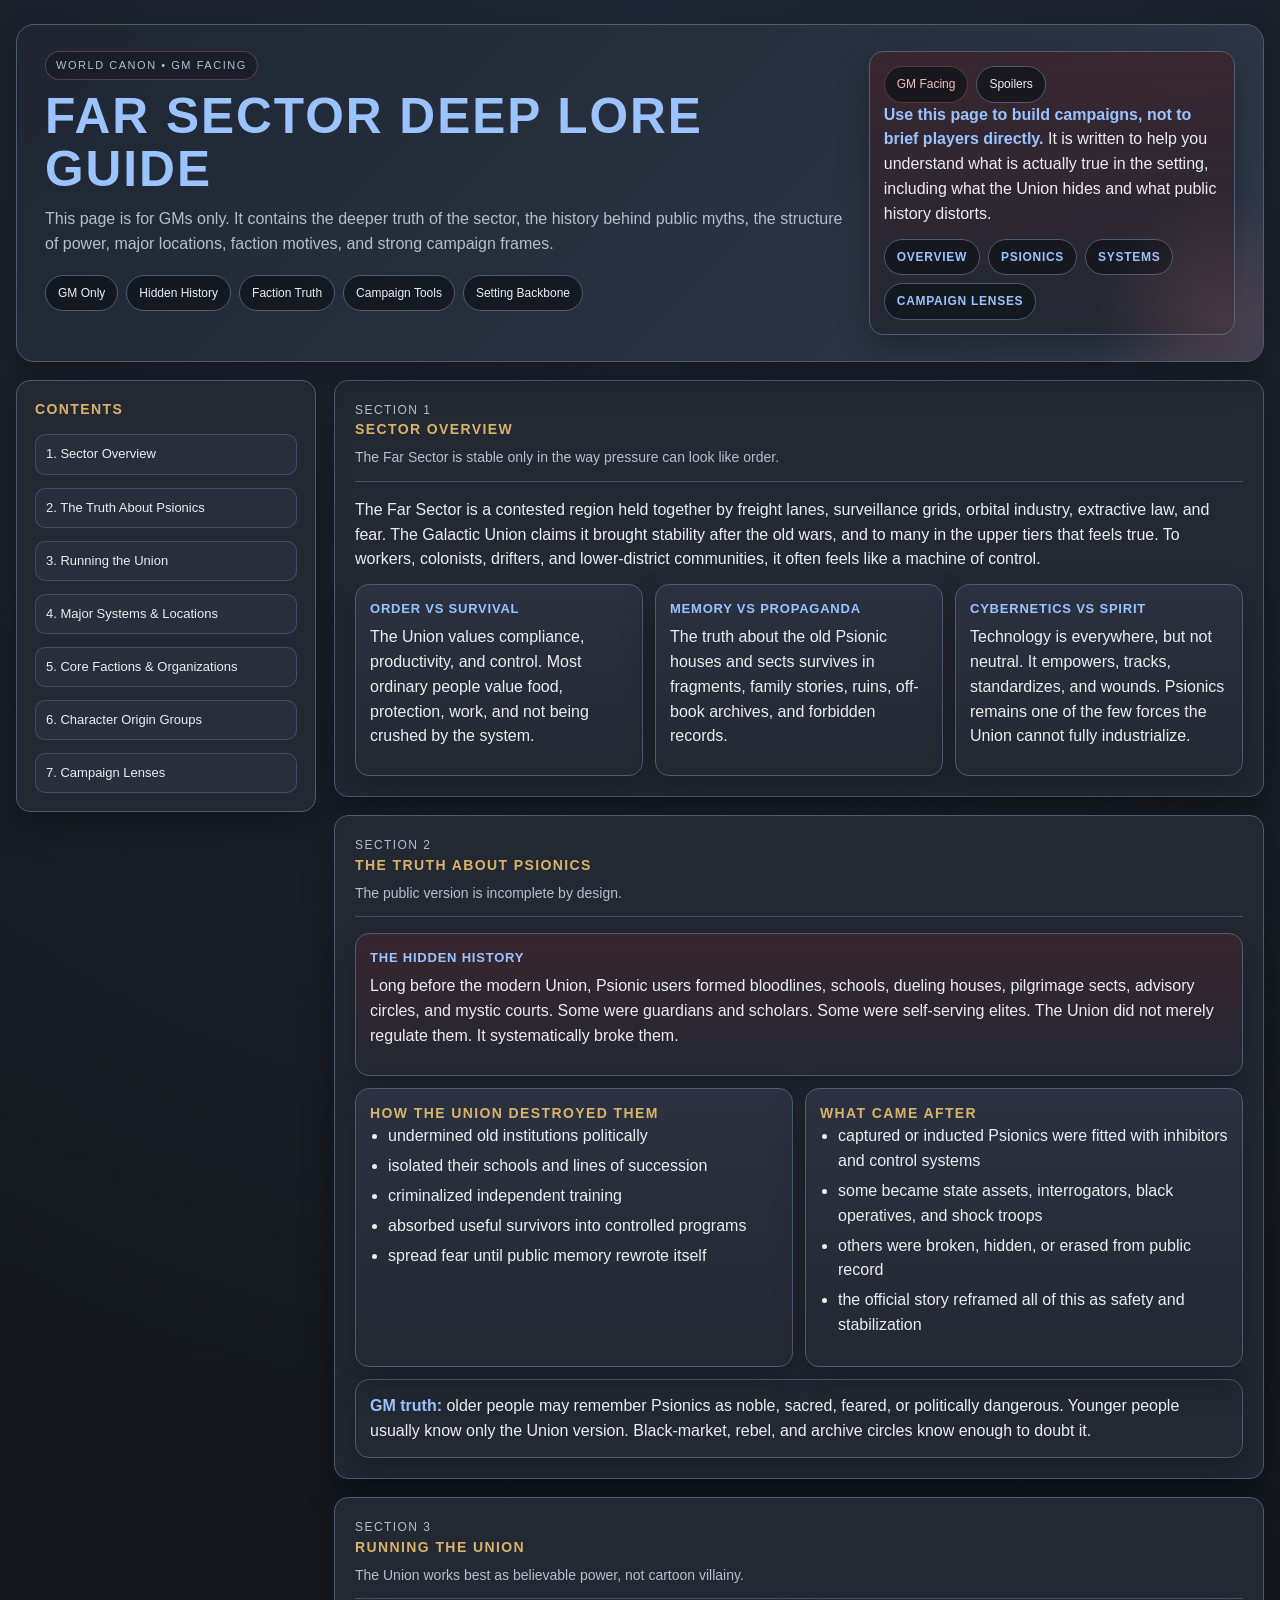
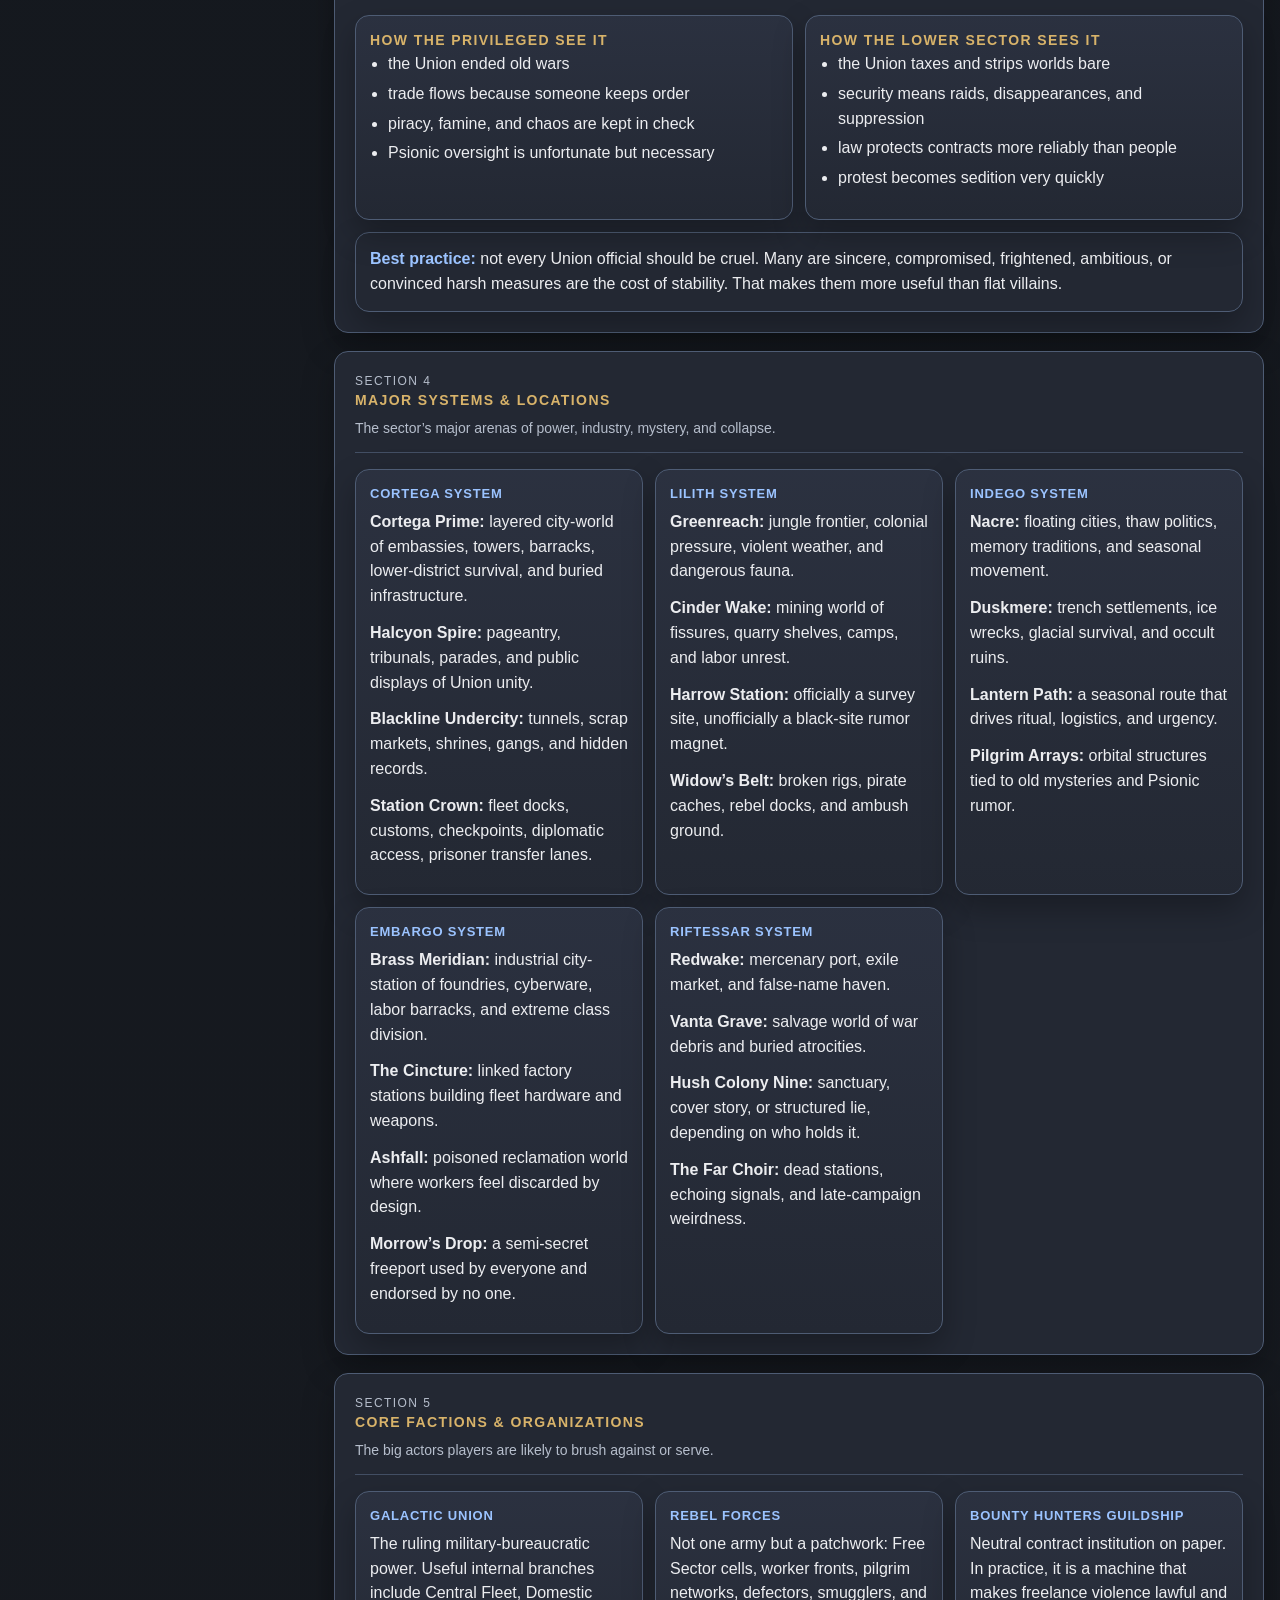
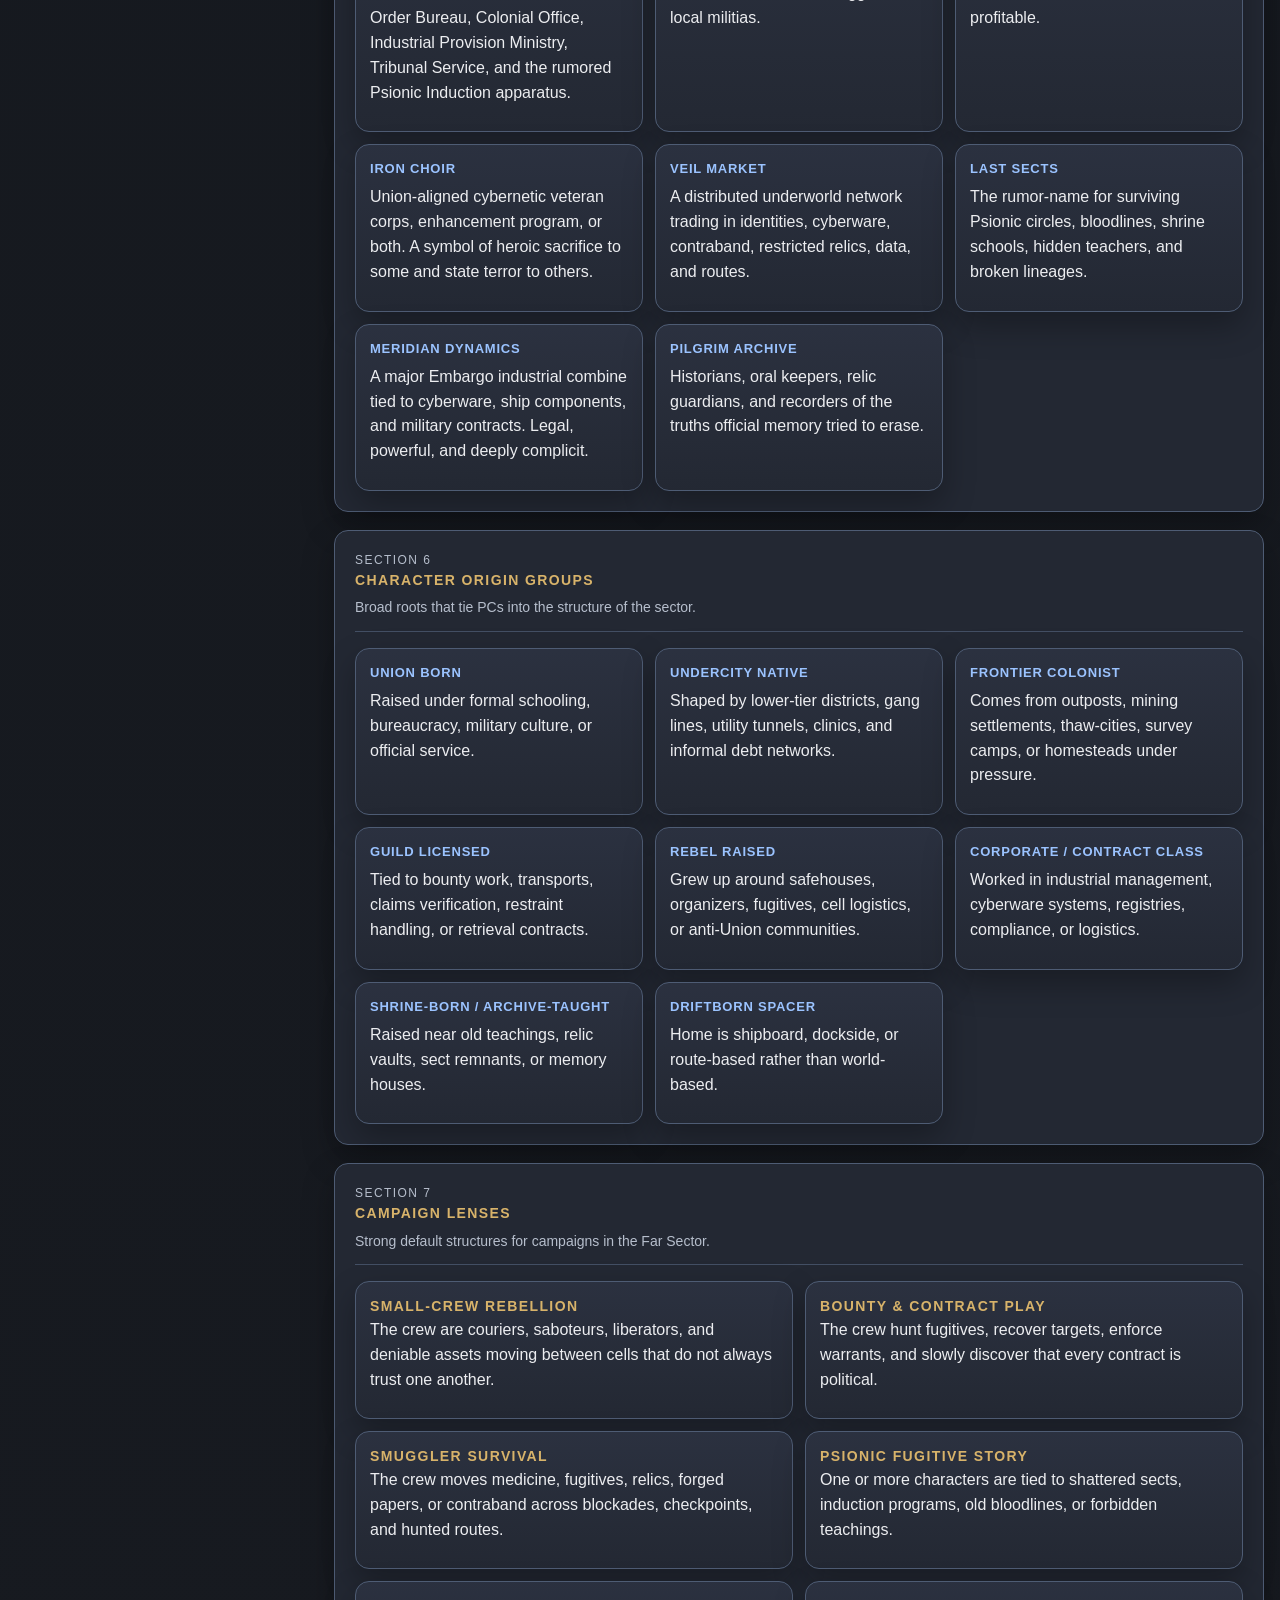
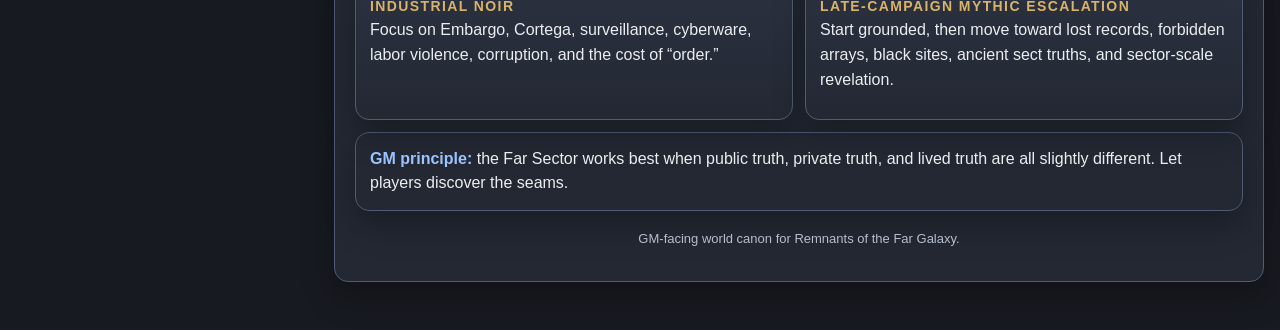
<file: website/worldinfo_gm.html>
<!DOCTYPE html>
<html lang="en">
<head>
    <meta charset="UTF-8" />
    <meta name="viewport" content="width=device-width, initial-scale=1.0" />
    <title>Remnants of the Far Galaxy — World Canon (GM Facing)</title>
    <style>
        :root {
          --bg: #171a20;
          --panel: #232833;
          --panel2: #2b3140;
          --line: #4e5c74;
          --text: #ecedf0;
          --muted: #b6becc;
          --accent: #9bc3ff;
          --accent2: #d8b36a;
          --danger: #d97d7d;
          --shadow: 0 14px 32px rgba(0, 0, 0, 0.28);
          --radius: 14px;
          --content-width: 1360px;
        }

        * { box-sizing: border-box; }

        html {
          scroll-behavior: smooth;
          background: var(--bg);
        }

        body {
          margin: 0;
          font-family: Arial, Helvetica, sans-serif;
          background:
            radial-gradient(circle at top, rgba(84, 110, 163, 0.18), transparent 28%),
            linear-gradient(180deg, #14181e 0%, #171a20 100%);
          color: var(--text);
          line-height: 1.55;
        }

        a {
          color: var(--accent);
          text-decoration: none;
        }

        a:hover { text-decoration: underline; }

        .page {
          width: min(var(--content-width), calc(100% - 32px));
          margin: 0 auto;
          padding: 24px 0 48px;
        }

        .banner {
          background: linear-gradient(135deg, #1f2632, #30394a);
          border: 1px solid var(--line);
          border-radius: 18px;
          padding: 26px 28px;
          box-shadow: var(--shadow);
          margin-bottom: 18px;
          position: relative;
          overflow: hidden;
        }

        .banner::after {
          content: "";
          position: absolute;
          inset: auto -100px -100px auto;
          width: 280px;
          height: 280px;
          background: radial-gradient(circle, rgba(217, 125, 125, 0.18), transparent 65%);
          pointer-events: none;
        }

        .eyebrow {
          display: inline-block;
          margin-bottom: 10px;
          padding: 5px 10px;
          border: 1px solid rgba(217, 125, 125, 0.34);
          border-radius: 999px;
          color: var(--muted);
          font-size: 11px;
          text-transform: uppercase;
          letter-spacing: 0.14em;
          background: rgba(16, 20, 27, 0.45);
        }

        h1 {
          margin: 0;
          font-size: clamp(2rem, 4vw, 3.1rem);
          letter-spacing: 0.04em;
          text-transform: uppercase;
          color: var(--accent);
          line-height: 1.06;
        }

        .subtitle {
          margin: 12px 0 18px;
          max-width: 920px;
          color: var(--muted);
          font-size: 1rem;
        }

        .banner-grid {
          display: grid;
          grid-template-columns: 2.2fr 1fr;
          gap: 18px;
          align-items: start;
        }

        .hero-pills,
        .quick-links,
        .tag-row {
          display: flex;
          flex-wrap: wrap;
          gap: 8px;
        }

        .pill,
        .quick-link,
        .tag {
          background: rgba(14, 18, 24, 0.7);
          border: 1px solid var(--line);
          border-radius: 999px;
          padding: 8px 12px;
          font-size: 12px;
          color: var(--text);
        }

        .quick-link {
          color: var(--accent);
          text-transform: uppercase;
          letter-spacing: 0.06em;
          font-weight: 700;
        }

        .gm-tag {
          border-color: rgba(217, 125, 125, 0.35);
          color: #efc0c0;
        }

        .layout {
          display: grid;
          grid-template-columns: minmax(260px, 300px) minmax(0, 1fr);
          gap: 18px;
          align-items: start;
        }

        .toc,
        .panel,
        .callout,
        .card,
        .note {
          background: var(--panel);
          border: 1px solid var(--line);
          border-radius: var(--radius);
          box-shadow: var(--shadow);
        }

        .toc {
          position: sticky;
          top: 16px;
          padding: 18px;
        }

        .toc h2,
        .section-header h2,
        .mini-title {
          margin: 0;
          font-size: 14px;
          text-transform: uppercase;
          letter-spacing: 0.1em;
          color: var(--accent2);
        }

        .toc-list {
          list-style: none;
          padding: 0;
          margin: 14px 0 0;
          display: grid;
          gap: 8px;
        }

        .toc-list a {
          display: block;
          padding: 9px 10px;
          border-radius: 10px;
          background: rgba(43, 49, 64, 0.75);
          border: 1px solid rgba(78, 92, 116, 0.7);
          color: var(--text);
          font-size: 13px;
        }

        .toc-list a:hover {
          background: rgba(61, 70, 91, 0.95);
          text-decoration: none;
        }

        .content {
          display: grid;
          gap: 18px;
        }

        section.panel {
          padding: 20px;
        }

        .section-header {
          display: flex;
          justify-content: space-between;
          align-items: end;
          gap: 14px;
          padding-bottom: 12px;
          margin-bottom: 16px;
          border-bottom: 1px solid rgba(78, 92, 116, 0.75);
          flex-wrap: wrap;
        }

        .section-number {
          color: var(--muted);
          font-size: 12px;
          text-transform: uppercase;
          letter-spacing: 0.12em;
        }

        .section-title-wrap p {
          margin: 6px 0 0;
          color: var(--muted);
          font-size: 14px;
        }

        p { margin: 0 0 12px; }
        ul, ol { margin: 0 0 14px 18px; padding: 0; }
        li + li { margin-top: 5px; }

        .grid-2,
        .grid-3,
        .grid-auto {
          display: grid;
          gap: 12px;
        }

        .grid-2 { grid-template-columns: repeat(2, minmax(0, 1fr)); }
        .grid-3 { grid-template-columns: repeat(3, minmax(0, 1fr)); }
        .grid-auto { grid-template-columns: repeat(auto-fit, minmax(220px, 1fr)); }

        .card,
        .callout,
        .note {
          padding: 14px;
        }

        .card {
          background: linear-gradient(180deg, rgba(43, 49, 64, 0.98), rgba(35, 40, 51, 0.98));
        }

        .callout {
          background: linear-gradient(180deg, rgba(58, 37, 45, 0.9), rgba(35, 40, 51, 0.98));
        }

        .callout strong,
        .note strong,
        .rule strong { color: var(--accent); }

        .rule {
          padding: 10px 12px;
          background: rgba(16, 20, 27, 0.45);
          border: 1px solid rgba(78, 92, 116, 0.55);
          border-radius: 10px;
        }

        .rule + .rule { margin-top: 8px; }

        .rule-title {
          display: block;
          color: var(--accent);
          font-size: 13px;
          font-weight: 700;
          text-transform: uppercase;
          letter-spacing: 0.06em;
          margin-bottom: 6px;
        }

        .stat-grid {
          display: grid;
          grid-template-columns: repeat(auto-fit, minmax(140px, 1fr));
          gap: 10px;
        }

        .stat {
          background: rgba(16, 20, 27, 0.55);
          border: 1px solid rgba(78, 92, 116, 0.7);
          border-radius: 12px;
          padding: 10px 12px;
        }

        .stat-label {
          display: block;
          font-size: 11px;
          text-transform: uppercase;
          color: var(--muted);
          letter-spacing: 0.08em;
          margin-bottom: 6px;
        }

        .stat-value {
          display: block;
          color: var(--accent);
          font-size: 18px;
          font-weight: 700;
          line-height: 1.1;
        }

        .footer-note {
          margin-top: 18px;
          color: var(--muted);
          font-size: 13px;
          text-align: center;
        }

        @media (max-width: 1080px) {
          .layout,
          .banner-grid,
          .grid-3,
          .grid-2 {
            grid-template-columns: 1fr;
          }

          .toc {
            position: static;
          }
        }

        @media (max-width: 720px) {
          .page {
            width: calc(100% - 16px);
            max-width: 100%;
            padding-top: 10px;
          }

          .banner,
          section.panel,
          .toc {
            padding: 16px;
          }
        }

        html,
        body {
          max-width: 100%;
          overflow-x: hidden;
        }

        p,
        li,
        a,
        .pill,
        .tag,
        .quick-link,
        .stat-value {
          overflow-wrap: anywhere;
          word-break: break-word;
        }
    </style>
</head>
<body>
<div class="page">
    <header class="banner" id="top">
        <div class="banner-grid">
            <div>
                <div class="eyebrow">World Canon • GM Facing</div>
                <h1>Far Sector Deep Lore Guide</h1>
                <p class="subtitle">
                    This page is for GMs only. It contains the deeper truth of the sector, the history behind public myths,
                    the structure of power, major locations, faction motives, and strong campaign frames.
                </p>
                <div class="hero-pills">
                    <span class="pill">GM Only</span>
                    <span class="pill">Hidden History</span>
                    <span class="pill">Faction Truth</span>
                    <span class="pill">Campaign Tools</span>
                    <span class="pill">Setting Backbone</span>
                </div>
            </div>
            <div>
                <div class="callout">
                    <div class="tag-row">
                        <span class="tag gm-tag">GM Facing</span>
                        <span class="tag">Spoilers</span>
                    </div>
                    <p>
                        <strong>Use this page to build campaigns, not to brief players directly.</strong>
                        It is written to help you understand what is actually true in the setting,
                        including what the Union hides and what public history distorts.
                    </p>
                    <div class="quick-links" style="margin-top:12px;">
                        <a class="quick-link" href="#sector-overview">Overview</a>
                        <a class="quick-link" href="#psionic-truth">Psionics</a>
                        <a class="quick-link" href="#systems">Systems</a>
                        <a class="quick-link" href="#campaign-lenses">Campaign Lenses</a>
                    </div>
                </div>
            </div>
        </div>
    </header>

    <div class="layout">
        <aside class="toc">
            <h2>Contents</h2>
            <ol class="toc-list">
                <li><a href="#sector-overview">1. Sector Overview</a></li>
                <li><a href="#psionic-truth">2. The Truth About Psionics</a></li>
                <li><a href="#running-union">3. Running the Union</a></li>
                <li><a href="#systems">4. Major Systems & Locations</a></li>
                <li><a href="#factions">5. Core Factions & Organizations</a></li>
                <li><a href="#origin-groups">6. Character Origin Groups</a></li>
                <li><a href="#campaign-lenses">7. Campaign Lenses</a></li>
            </ol>
        </aside>

        <main class="content">
            <section class="panel" id="sector-overview">
                <div class="section-header">
                    <div class="section-title-wrap">
                        <div class="section-number">Section 1</div>
                        <h2>Sector Overview</h2>
                        <p>The Far Sector is stable only in the way pressure can look like order.</p>
                    </div>
                </div>

                <p>
                    The Far Sector is a contested region held together by freight lanes, surveillance grids,
                    orbital industry, extractive law, and fear. The Galactic Union claims it brought stability
                    after the old wars, and to many in the upper tiers that feels true. To workers, colonists,
                    drifters, and lower-district communities, it often feels like a machine of control.
                </p>

                <div class="grid-3" style="margin-top:12px;">
                    <div class="card"><span class="rule-title">Order vs Survival</span><p>The Union values compliance, productivity, and control. Most ordinary people value food, protection, work, and not being crushed by the system.</p></div>
                    <div class="card"><span class="rule-title">Memory vs Propaganda</span><p>The truth about the old Psionic houses and sects survives in fragments, family stories, ruins, off-book archives, and forbidden records.</p></div>
                    <div class="card"><span class="rule-title">Cybernetics vs Spirit</span><p>Technology is everywhere, but not neutral. It empowers, tracks, standardizes, and wounds. Psionics remains one of the few forces the Union cannot fully industrialize.</p></div>
                </div>
            </section>

            <section class="panel" id="psionic-truth">
                <div class="section-header">
                    <div class="section-title-wrap">
                        <div class="section-number">Section 2</div>
                        <h2>The Truth About Psionics</h2>
                        <p>The public version is incomplete by design.</p>
                    </div>
                </div>

                <div class="callout">
                    <span class="rule-title">The hidden history</span>
                    <p>
                        Long before the modern Union, Psionic users formed bloodlines, schools, dueling houses,
                        pilgrimage sects, advisory circles, and mystic courts. Some were guardians and scholars.
                        Some were self-serving elites. The Union did not merely regulate them. It systematically broke them.
                    </p>
                </div>

                <div class="grid-2" style="margin-top:12px;">
                    <div class="card">
                        <h3 class="mini-title">How the Union destroyed them</h3>
                        <ul>
                            <li>undermined old institutions politically</li>
                            <li>isolated their schools and lines of succession</li>
                            <li>criminalized independent training</li>
                            <li>absorbed useful survivors into controlled programs</li>
                            <li>spread fear until public memory rewrote itself</li>
                        </ul>
                    </div>

                    <div class="card">
                        <h3 class="mini-title">What came after</h3>
                        <ul>
                            <li>captured or inducted Psionics were fitted with inhibitors and control systems</li>
                            <li>some became state assets, interrogators, black operatives, and shock troops</li>
                            <li>others were broken, hidden, or erased from public record</li>
                            <li>the official story reframed all of this as safety and stabilization</li>
                        </ul>
                    </div>
                </div>

                <div class="note" style="margin-top:12px;">
                    <strong>GM truth:</strong>
                    older people may remember Psionics as noble, sacred, feared, or politically dangerous.
                    Younger people usually know only the Union version. Black-market, rebel, and archive circles know enough to doubt it.
                </div>
            </section>

            <section class="panel" id="running-union">
                <div class="section-header">
                    <div class="section-title-wrap">
                        <div class="section-number">Section 3</div>
                        <h2>Running the Union</h2>
                        <p>The Union works best as believable power, not cartoon villainy.</p>
                    </div>
                </div>

                <div class="grid-2">
                    <div class="card">
                        <h3 class="mini-title">How the privileged see it</h3>
                        <ul>
                            <li>the Union ended old wars</li>
                            <li>trade flows because someone keeps order</li>
                            <li>piracy, famine, and chaos are kept in check</li>
                            <li>Psionic oversight is unfortunate but necessary</li>
                        </ul>
                    </div>

                    <div class="card">
                        <h3 class="mini-title">How the lower sector sees it</h3>
                        <ul>
                            <li>the Union taxes and strips worlds bare</li>
                            <li>security means raids, disappearances, and suppression</li>
                            <li>law protects contracts more reliably than people</li>
                            <li>protest becomes sedition very quickly</li>
                        </ul>
                    </div>
                </div>

                <div class="note" style="margin-top:12px;">
                    <strong>Best practice:</strong>
                    not every Union official should be cruel. Many are sincere, compromised, frightened, ambitious,
                    or convinced harsh measures are the cost of stability. That makes them more useful than flat villains.
                </div>
            </section>

            <section class="panel" id="systems">
                <div class="section-header">
                    <div class="section-title-wrap">
                        <div class="section-number">Section 4</div>
                        <h2>Major Systems & Locations</h2>
                        <p>The sector’s major arenas of power, industry, mystery, and collapse.</p>
                    </div>
                </div>

                <div class="grid-auto">
                    <div class="card">
                        <span class="rule-title">Cortega System</span>
                        <p><strong>Cortega Prime:</strong> layered city-world of embassies, towers, barracks, lower-district survival, and buried infrastructure.</p>
                        <p><strong>Halcyon Spire:</strong> pageantry, tribunals, parades, and public displays of Union unity.</p>
                        <p><strong>Blackline Undercity:</strong> tunnels, scrap markets, shrines, gangs, and hidden records.</p>
                        <p><strong>Station Crown:</strong> fleet docks, customs, checkpoints, diplomatic access, prisoner transfer lanes.</p>
                    </div>

                    <div class="card">
                        <span class="rule-title">Lilith System</span>
                        <p><strong>Greenreach:</strong> jungle frontier, colonial pressure, violent weather, and dangerous fauna.</p>
                        <p><strong>Cinder Wake:</strong> mining world of fissures, quarry shelves, camps, and labor unrest.</p>
                        <p><strong>Harrow Station:</strong> officially a survey site, unofficially a black-site rumor magnet.</p>
                        <p><strong>Widow’s Belt:</strong> broken rigs, pirate caches, rebel docks, and ambush ground.</p>
                    </div>

                    <div class="card">
                        <span class="rule-title">Indego System</span>
                        <p><strong>Nacre:</strong> floating cities, thaw politics, memory traditions, and seasonal movement.</p>
                        <p><strong>Duskmere:</strong> trench settlements, ice wrecks, glacial survival, and occult ruins.</p>
                        <p><strong>Lantern Path:</strong> a seasonal route that drives ritual, logistics, and urgency.</p>
                        <p><strong>Pilgrim Arrays:</strong> orbital structures tied to old mysteries and Psionic rumor.</p>
                    </div>

                    <div class="card">
                        <span class="rule-title">Embargo System</span>
                        <p><strong>Brass Meridian:</strong> industrial city-station of foundries, cyberware, labor barracks, and extreme class division.</p>
                        <p><strong>The Cincture:</strong> linked factory stations building fleet hardware and weapons.</p>
                        <p><strong>Ashfall:</strong> poisoned reclamation world where workers feel discarded by design.</p>
                        <p><strong>Morrow’s Drop:</strong> a semi-secret freeport used by everyone and endorsed by no one.</p>
                    </div>

                    <div class="card">
                        <span class="rule-title">Riftessar System</span>
                        <p><strong>Redwake:</strong> mercenary port, exile market, and false-name haven.</p>
                        <p><strong>Vanta Grave:</strong> salvage world of war debris and buried atrocities.</p>
                        <p><strong>Hush Colony Nine:</strong> sanctuary, cover story, or structured lie, depending on who holds it.</p>
                        <p><strong>The Far Choir:</strong> dead stations, echoing signals, and late-campaign weirdness.</p>
                    </div>
                </div>
            </section>

            <section class="panel" id="factions">
                <div class="section-header">
                    <div class="section-title-wrap">
                        <div class="section-number">Section 5</div>
                        <h2>Core Factions & Organizations</h2>
                        <p>The big actors players are likely to brush against or serve.</p>
                    </div>
                </div>

                <div class="grid-auto">
                    <div class="card"><span class="rule-title">Galactic Union</span><p>The ruling military-bureaucratic power. Useful internal branches include Central Fleet, Domestic Order Bureau, Colonial Office, Industrial Provision Ministry, Tribunal Service, and the rumored Psionic Induction apparatus.</p></div>
                    <div class="card"><span class="rule-title">Rebel Forces</span><p>Not one army but a patchwork: Free Sector cells, worker fronts, pilgrim networks, defectors, smugglers, and local militias.</p></div>
                    <div class="card"><span class="rule-title">Bounty Hunters Guildship</span><p>Neutral contract institution on paper. In practice, it is a machine that makes freelance violence lawful and profitable.</p></div>
                    <div class="card"><span class="rule-title">Iron Choir</span><p>Union-aligned cybernetic veteran corps, enhancement program, or both. A symbol of heroic sacrifice to some and state terror to others.</p></div>
                    <div class="card"><span class="rule-title">Veil Market</span><p>A distributed underworld network trading in identities, cyberware, contraband, restricted relics, data, and routes.</p></div>
                    <div class="card"><span class="rule-title">Last Sects</span><p>The rumor-name for surviving Psionic circles, bloodlines, shrine schools, hidden teachers, and broken lineages.</p></div>
                    <div class="card"><span class="rule-title">Meridian Dynamics</span><p>A major Embargo industrial combine tied to cyberware, ship components, and military contracts. Legal, powerful, and deeply complicit.</p></div>
                    <div class="card"><span class="rule-title">Pilgrim Archive</span><p>Historians, oral keepers, relic guardians, and recorders of the truths official memory tried to erase.</p></div>
                </div>
            </section>

            <section class="panel" id="origin-groups">
                <div class="section-header">
                    <div class="section-title-wrap">
                        <div class="section-number">Section 6</div>
                        <h2>Character Origin Groups</h2>
                        <p>Broad roots that tie PCs into the structure of the sector.</p>
                    </div>
                </div>

                <div class="grid-auto">
                    <div class="card"><span class="rule-title">Union Born</span><p>Raised under formal schooling, bureaucracy, military culture, or official service.</p></div>
                    <div class="card"><span class="rule-title">Undercity Native</span><p>Shaped by lower-tier districts, gang lines, utility tunnels, clinics, and informal debt networks.</p></div>
                    <div class="card"><span class="rule-title">Frontier Colonist</span><p>Comes from outposts, mining settlements, thaw-cities, survey camps, or homesteads under pressure.</p></div>
                    <div class="card"><span class="rule-title">Guild Licensed</span><p>Tied to bounty work, transports, claims verification, restraint handling, or retrieval contracts.</p></div>
                    <div class="card"><span class="rule-title">Rebel Raised</span><p>Grew up around safehouses, organizers, fugitives, cell logistics, or anti-Union communities.</p></div>
                    <div class="card"><span class="rule-title">Corporate / Contract Class</span><p>Worked in industrial management, cyberware systems, registries, compliance, or logistics.</p></div>
                    <div class="card"><span class="rule-title">Shrine-Born / Archive-Taught</span><p>Raised near old teachings, relic vaults, sect remnants, or memory houses.</p></div>
                    <div class="card"><span class="rule-title">Driftborn Spacer</span><p>Home is shipboard, dockside, or route-based rather than world-based.</p></div>
                </div>
            </section>

            <section class="panel" id="campaign-lenses">
                <div class="section-header">
                    <div class="section-title-wrap">
                        <div class="section-number">Section 7</div>
                        <h2>Campaign Lenses</h2>
                        <p>Strong default structures for campaigns in the Far Sector.</p>
                    </div>
                </div>

                <div class="grid-2">
                    <div class="card">
                        <h3 class="mini-title">Small-Crew Rebellion</h3>
                        <p>
                            The crew are couriers, saboteurs, liberators, and deniable assets moving between cells
                            that do not always trust one another.
                        </p>
                    </div>

                    <div class="card">
                        <h3 class="mini-title">Bounty & Contract Play</h3>
                        <p>
                            The crew hunt fugitives, recover targets, enforce warrants, and slowly discover
                            that every contract is political.
                        </p>
                    </div>

                    <div class="card">
                        <h3 class="mini-title">Smuggler Survival</h3>
                        <p>
                            The crew moves medicine, fugitives, relics, forged papers, or contraband across blockades,
                            checkpoints, and hunted routes.
                        </p>
                    </div>

                    <div class="card">
                        <h3 class="mini-title">Psionic Fugitive Story</h3>
                        <p>
                            One or more characters are tied to shattered sects, induction programs,
                            old bloodlines, or forbidden teachings.
                        </p>
                    </div>

                    <div class="card">
                        <h3 class="mini-title">Industrial Noir</h3>
                        <p>
                            Focus on Embargo, Cortega, surveillance, cyberware, labor violence,
                            corruption, and the cost of “order.”
                        </p>
                    </div>

                    <div class="card">
                        <h3 class="mini-title">Late-Campaign Mythic Escalation</h3>
                        <p>
                            Start grounded, then move toward lost records, forbidden arrays,
                            black sites, ancient sect truths, and sector-scale revelation.
                        </p>
                    </div>
                </div>

                <div class="note" style="margin-top:12px;">
                    <strong>GM principle:</strong>
                    the Far Sector works best when public truth, private truth, and lived truth are all slightly different.
                    Let players discover the seams.
                </div>

                <p class="footer-note">
                    GM-facing world canon for Remnants of the Far Galaxy.
                </p>
            </section>
        </main>
    </div>
</div>
</body>
</html>
</file>
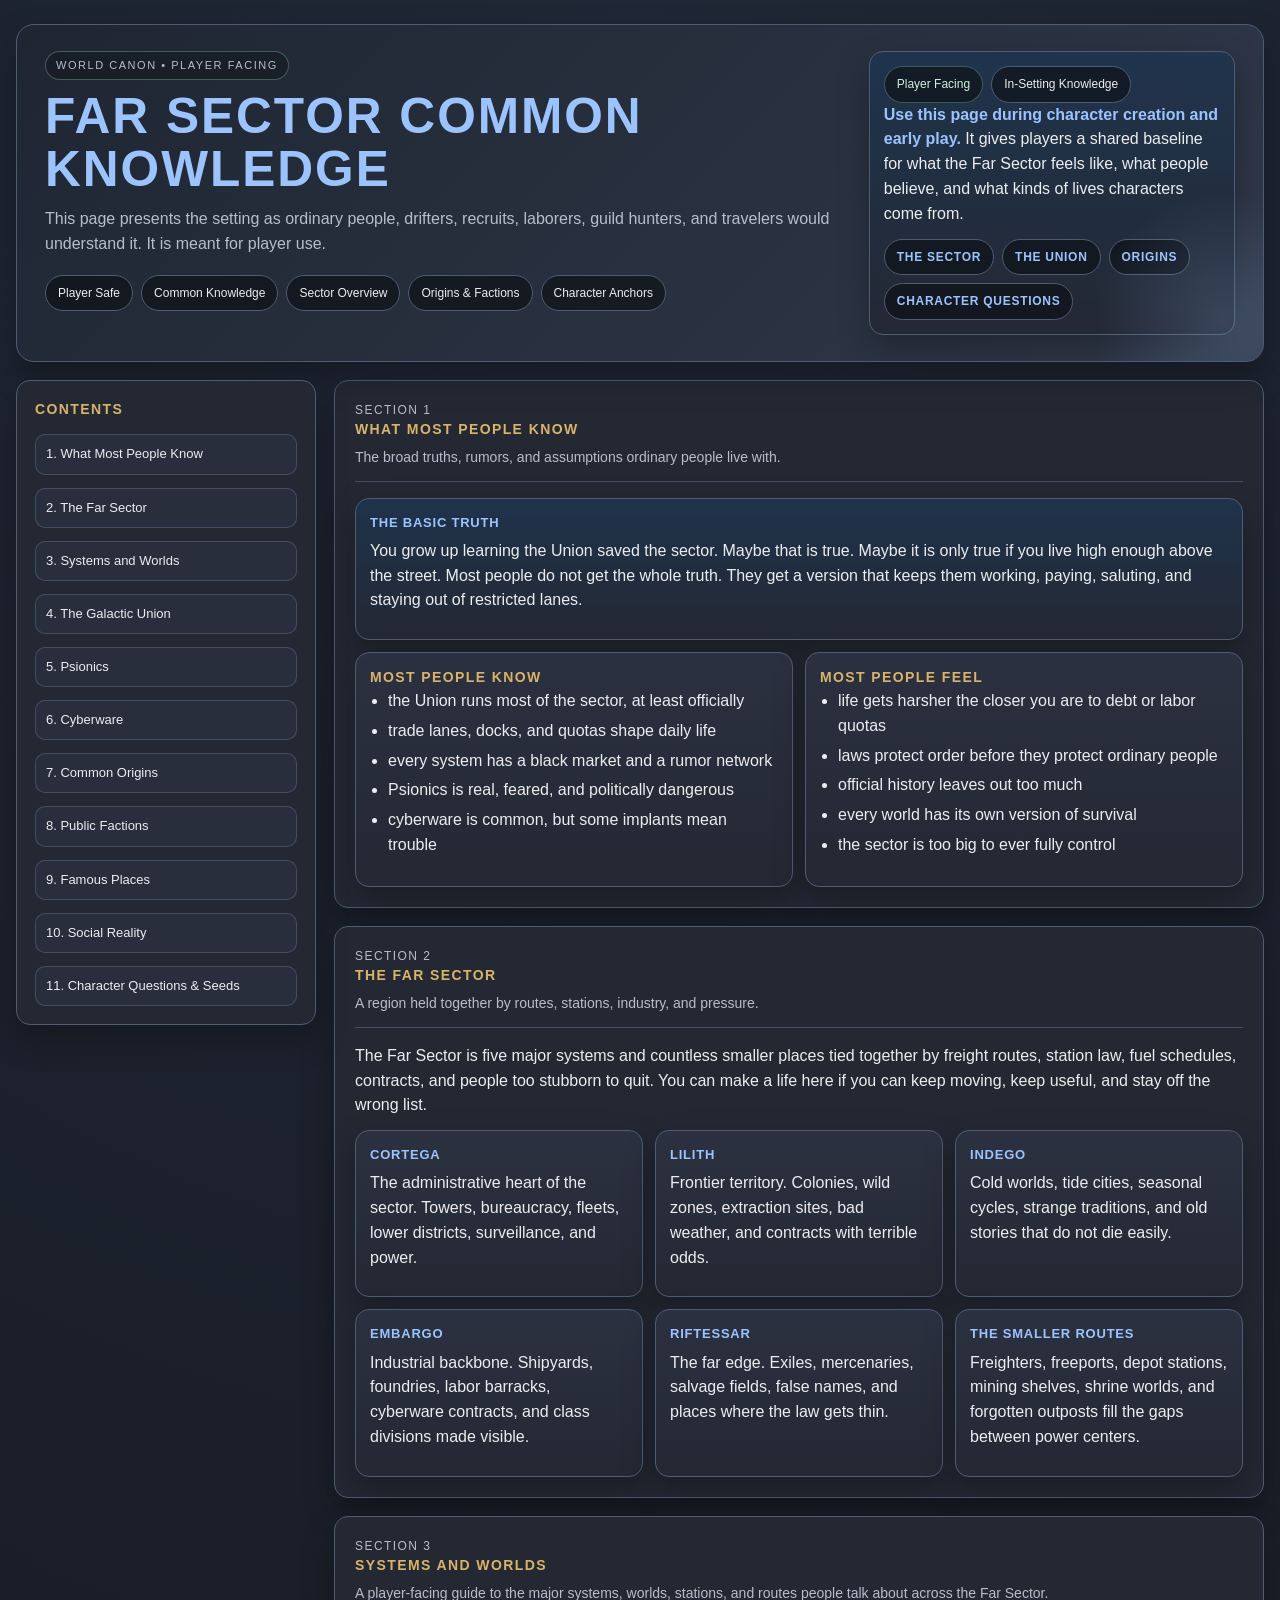
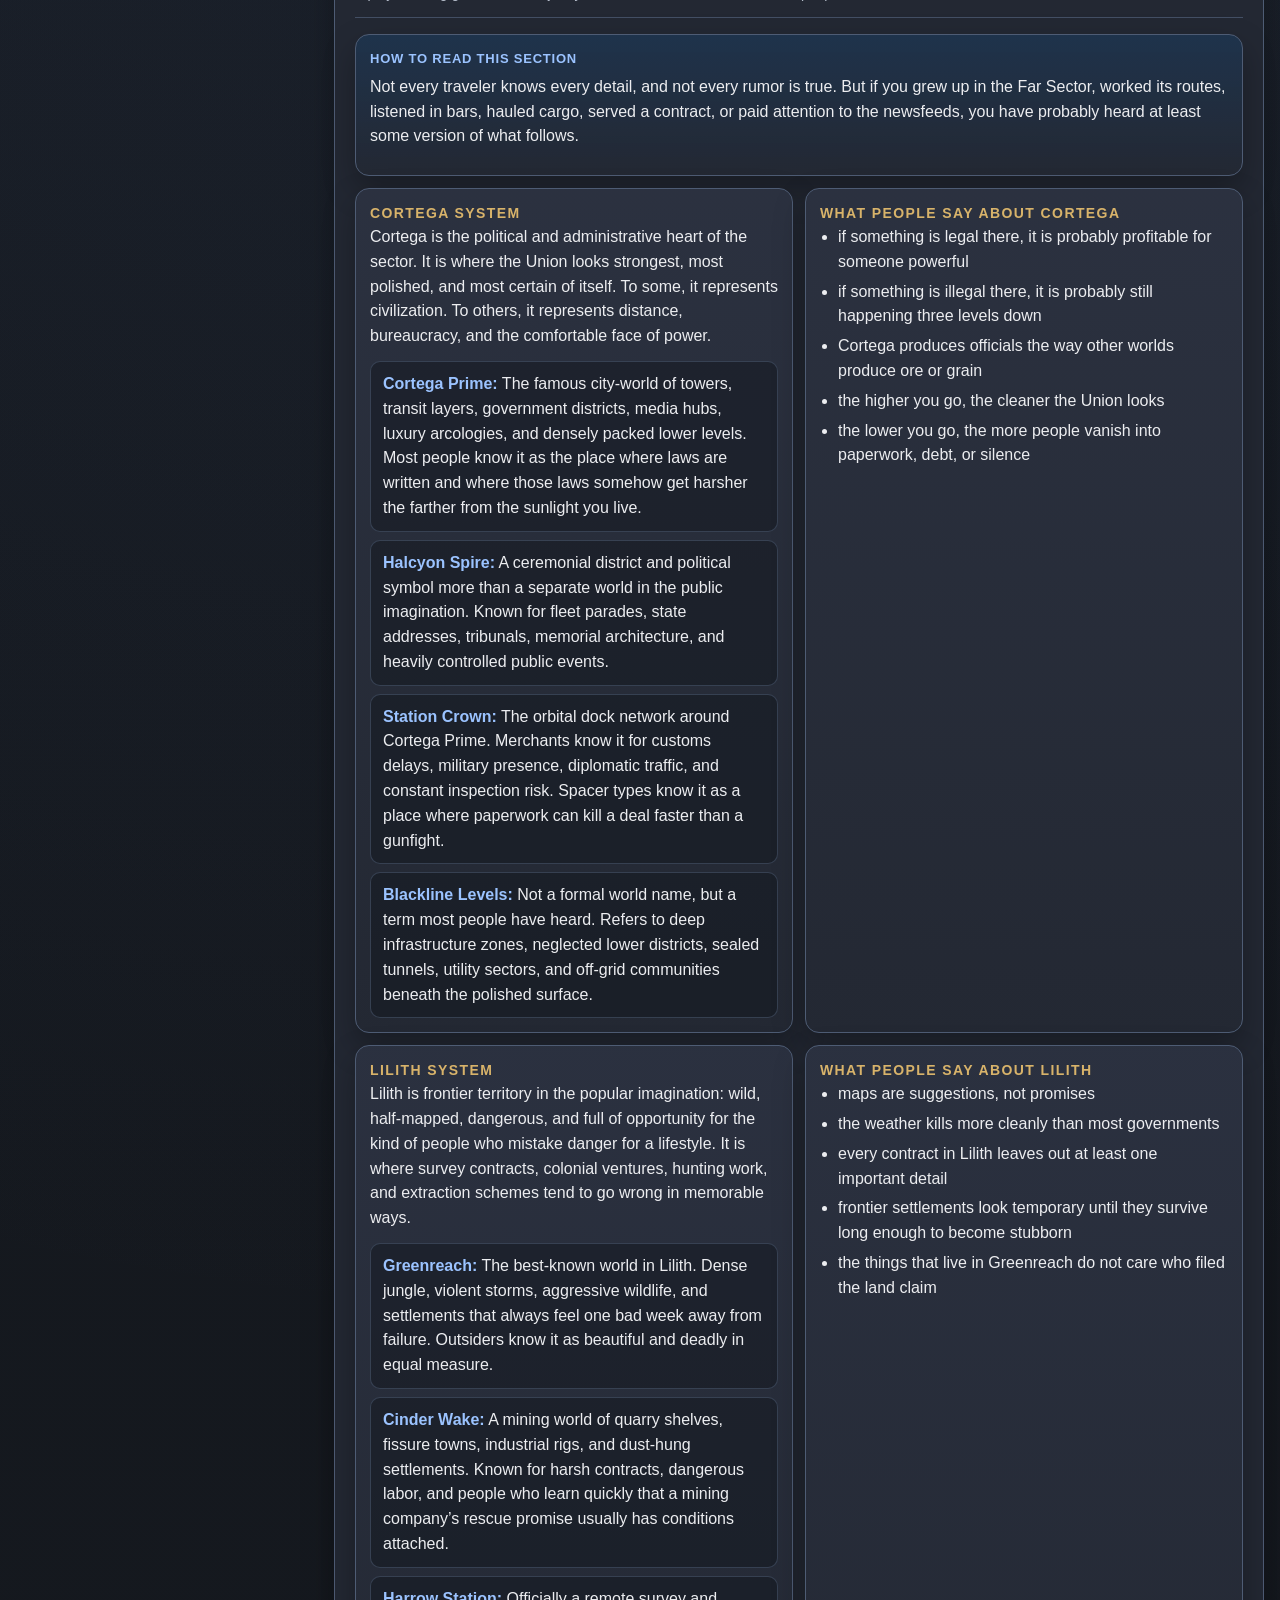
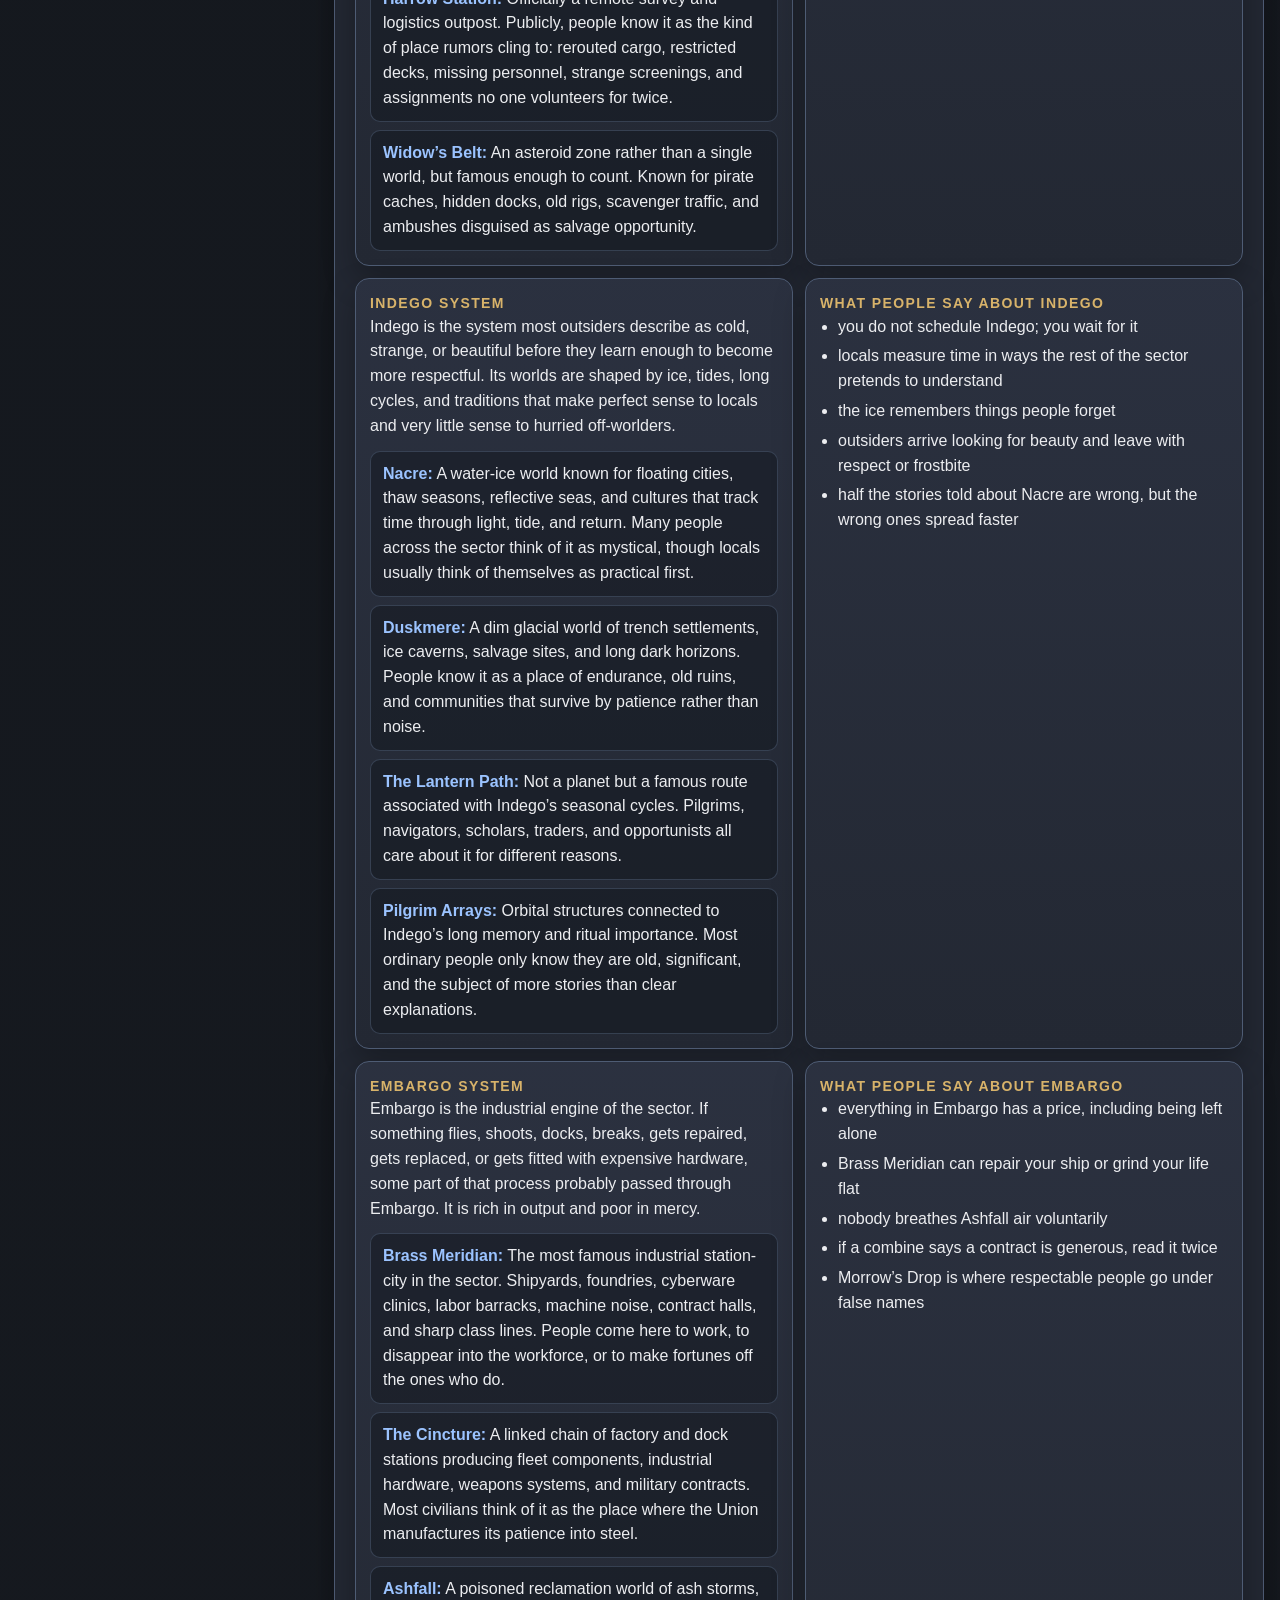
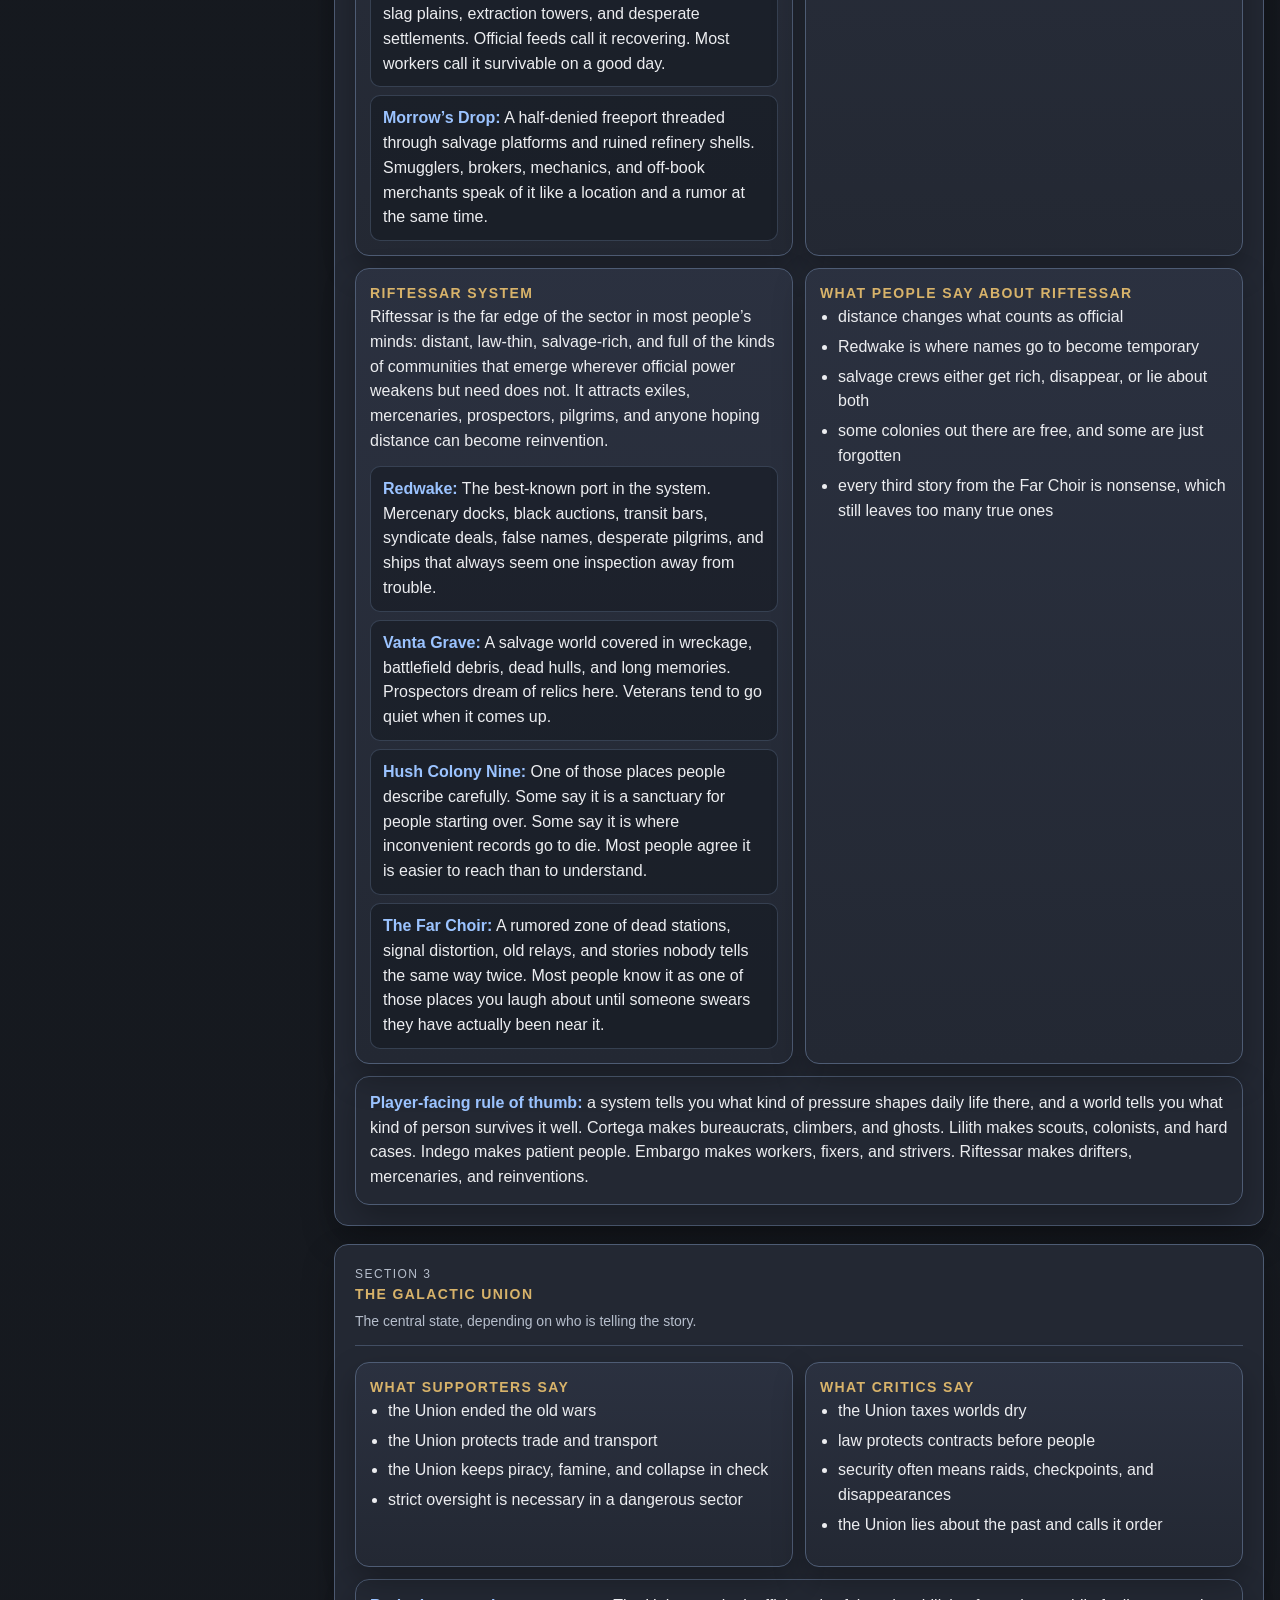
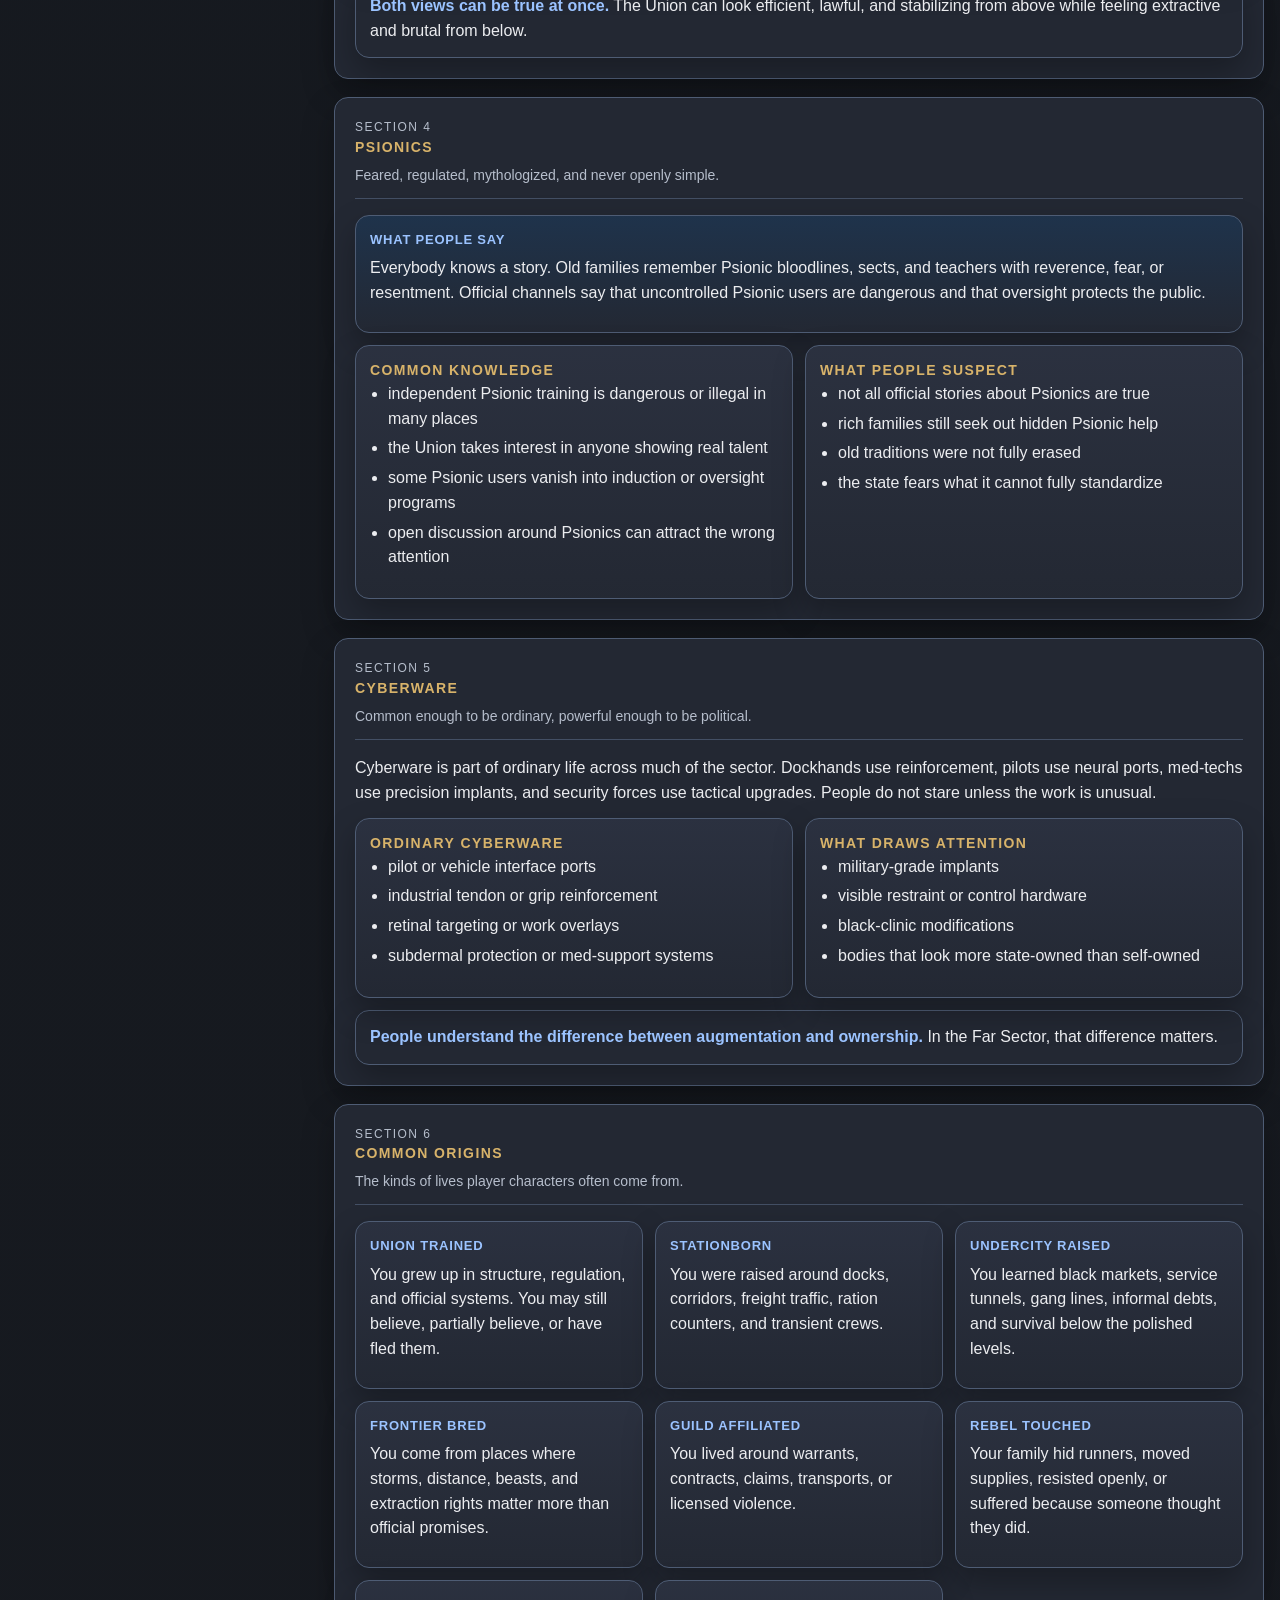
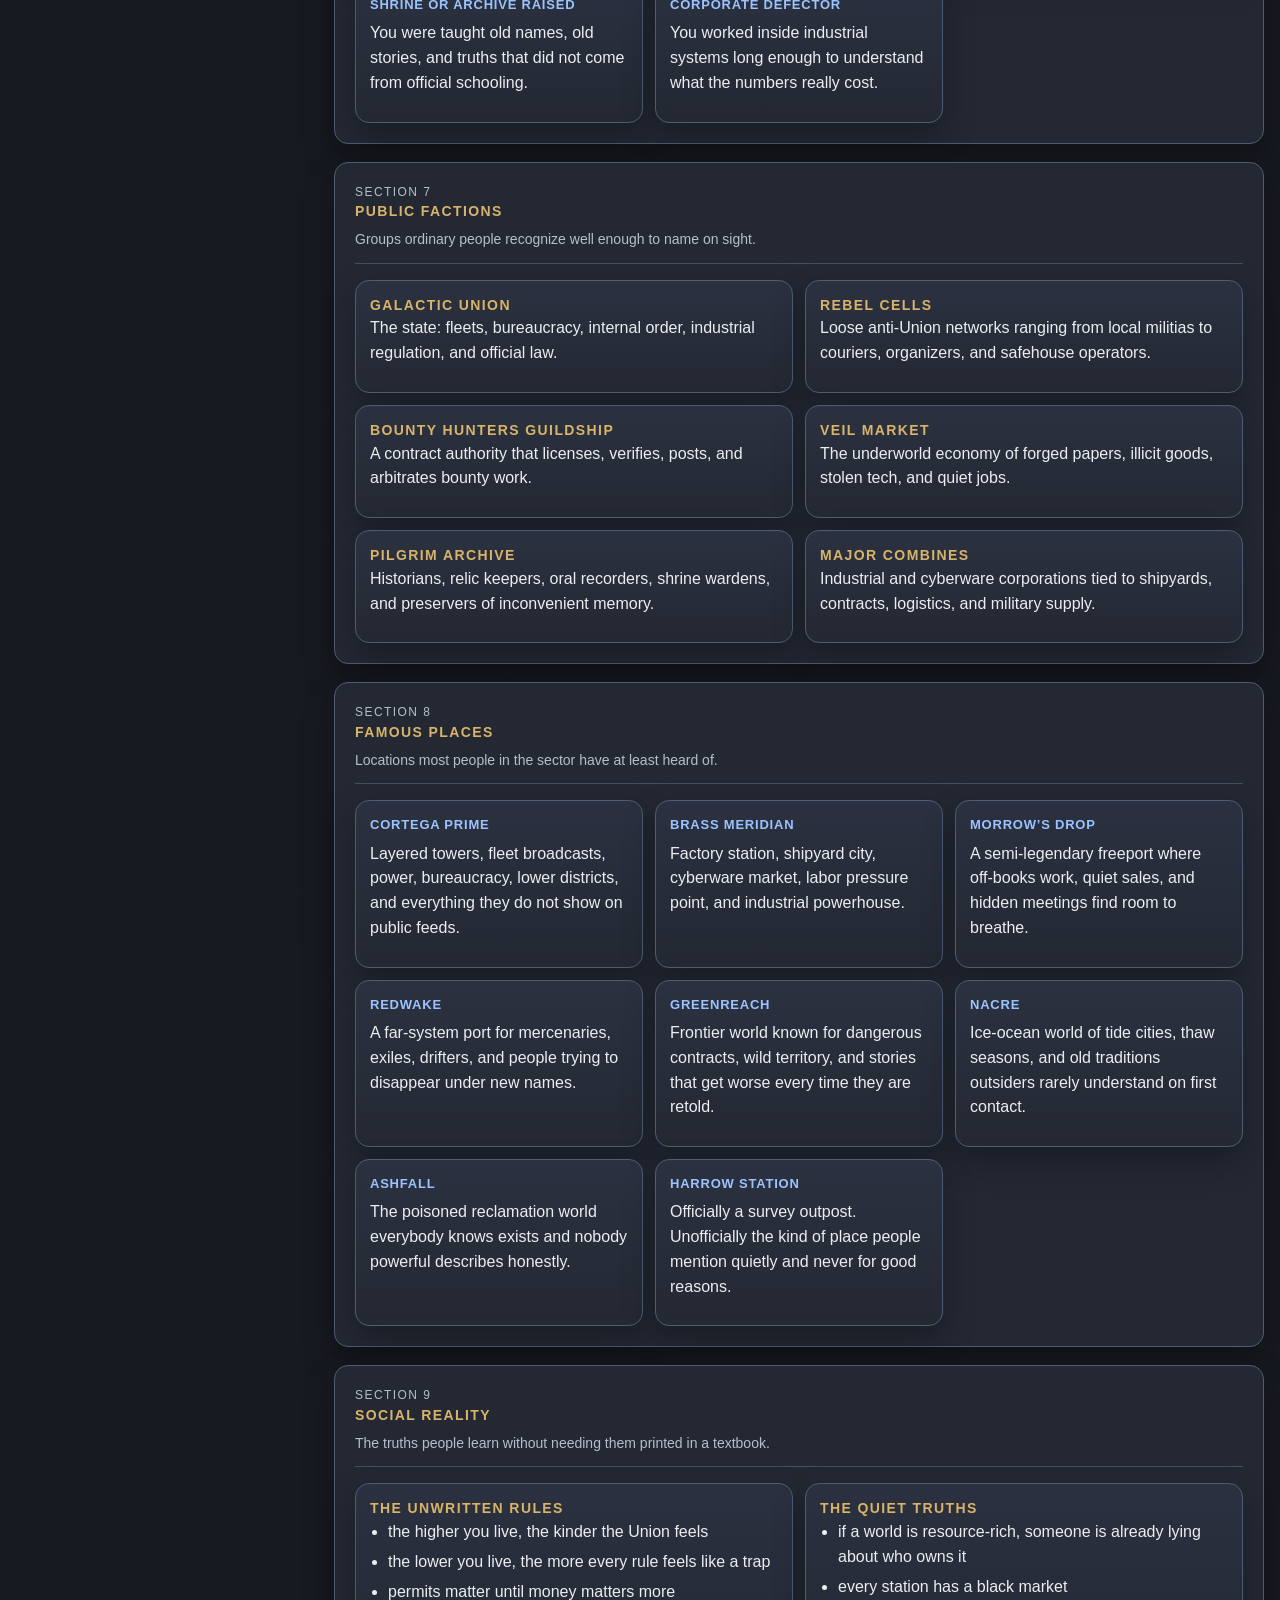
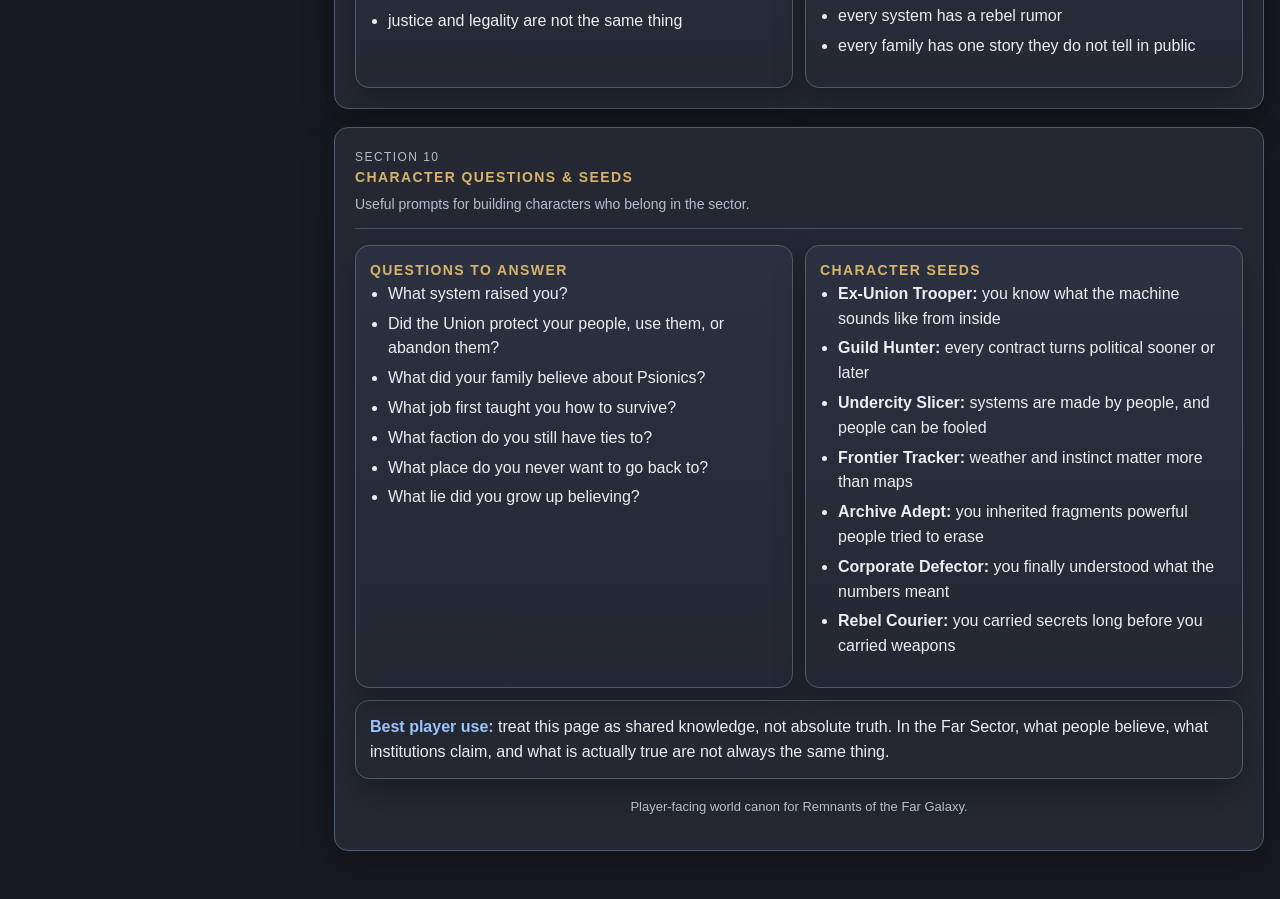
<file: website/worldinfo_player.html>
<!DOCTYPE html>
<html lang="en">
<head>
    <meta charset="UTF-8" />
    <meta name="viewport" content="width=device-width, initial-scale=1.0" />
    <title>Remnants of the Far Galaxy — World Canon (Player Facing)</title>
    <style>
        :root {
          --bg: #171a20;
          --panel: #232833;
          --panel2: #2b3140;
          --line: #4e5c74;
          --text: #ecedf0;
          --muted: #b6becc;
          --accent: #9bc3ff;
          --accent2: #d8b36a;
          --good: #8fd5aa;
          --shadow: 0 14px 32px rgba(0, 0, 0, 0.28);
          --radius: 14px;
          --content-width: 1360px;
        }

        * { box-sizing: border-box; }

        html {
          scroll-behavior: smooth;
          background: var(--bg);
        }

        body {
          margin: 0;
          font-family: Arial, Helvetica, sans-serif;
          background:
            radial-gradient(circle at top, rgba(84, 110, 163, 0.18), transparent 28%),
            linear-gradient(180deg, #14181e 0%, #171a20 100%);
          color: var(--text);
          line-height: 1.55;
        }

        a {
          color: var(--accent);
          text-decoration: none;
        }

        a:hover { text-decoration: underline; }

        .page {
          width: min(var(--content-width), calc(100% - 32px));
          margin: 0 auto;
          padding: 24px 0 48px;
        }

        .banner {
          background: linear-gradient(135deg, #1f2632, #30394a);
          border: 1px solid var(--line);
          border-radius: 18px;
          padding: 26px 28px;
          box-shadow: var(--shadow);
          margin-bottom: 18px;
          position: relative;
          overflow: hidden;
        }

        .banner::after {
          content: "";
          position: absolute;
          inset: auto -100px -100px auto;
          width: 280px;
          height: 280px;
          background: radial-gradient(circle, rgba(155, 195, 255, 0.18), transparent 65%);
          pointer-events: none;
        }

        .eyebrow {
          display: inline-block;
          margin-bottom: 10px;
          padding: 5px 10px;
          border: 1px solid rgba(143, 213, 170, 0.34);
          border-radius: 999px;
          color: var(--muted);
          font-size: 11px;
          text-transform: uppercase;
          letter-spacing: 0.14em;
          background: rgba(16, 20, 27, 0.45);
        }

        h1 {
          margin: 0;
          font-size: clamp(2rem, 4vw, 3.1rem);
          letter-spacing: 0.04em;
          text-transform: uppercase;
          color: var(--accent);
          line-height: 1.06;
        }

        .subtitle {
          margin: 12px 0 18px;
          max-width: 920px;
          color: var(--muted);
          font-size: 1rem;
        }

        .banner-grid {
          display: grid;
          grid-template-columns: 2.2fr 1fr;
          gap: 18px;
          align-items: start;
        }

        .hero-pills,
        .quick-links,
        .tag-row {
          display: flex;
          flex-wrap: wrap;
          gap: 8px;
        }

        .pill,
        .quick-link,
        .tag {
          background: rgba(14, 18, 24, 0.7);
          border: 1px solid var(--line);
          border-radius: 999px;
          padding: 8px 12px;
          font-size: 12px;
          color: var(--text);
        }

        .quick-link {
          color: var(--accent);
          text-transform: uppercase;
          letter-spacing: 0.06em;
          font-weight: 700;
        }

        .player-tag {
          border-color: rgba(143, 213, 170, 0.35);
          color: #cfeedd;
        }

        .layout {
          display: grid;
          grid-template-columns: minmax(260px, 300px) minmax(0, 1fr);
          gap: 18px;
          align-items: start;
        }

        .toc,
        .panel,
        .callout,
        .card,
        .note {
          background: var(--panel);
          border: 1px solid var(--line);
          border-radius: var(--radius);
          box-shadow: var(--shadow);
        }

        .toc {
          position: sticky;
          top: 16px;
          padding: 18px;
        }

        .toc h2,
        .section-header h2,
        .mini-title {
          margin: 0;
          font-size: 14px;
          text-transform: uppercase;
          letter-spacing: 0.1em;
          color: var(--accent2);
        }

        .toc-list {
          list-style: none;
          padding: 0;
          margin: 14px 0 0;
          display: grid;
          gap: 8px;
        }

        .toc-list a {
          display: block;
          padding: 9px 10px;
          border-radius: 10px;
          background: rgba(43, 49, 64, 0.75);
          border: 1px solid rgba(78, 92, 116, 0.7);
          color: var(--text);
          font-size: 13px;
        }

        .toc-list a:hover {
          background: rgba(61, 70, 91, 0.95);
          text-decoration: none;
        }

        .content {
          display: grid;
          gap: 18px;
        }

        section.panel {
          padding: 20px;
        }

        .section-header {
          display: flex;
          justify-content: space-between;
          align-items: end;
          gap: 14px;
          padding-bottom: 12px;
          margin-bottom: 16px;
          border-bottom: 1px solid rgba(78, 92, 116, 0.75);
          flex-wrap: wrap;
        }

        .section-number {
          color: var(--muted);
          font-size: 12px;
          text-transform: uppercase;
          letter-spacing: 0.12em;
        }

        .section-title-wrap p {
          margin: 6px 0 0;
          color: var(--muted);
          font-size: 14px;
        }

        p { margin: 0 0 12px; }
        ul, ol { margin: 0 0 14px 18px; padding: 0; }
        li + li { margin-top: 5px; }

        .grid-2,
        .grid-3,
        .grid-auto {
          display: grid;
          gap: 12px;
        }

        .grid-2 { grid-template-columns: repeat(2, minmax(0, 1fr)); }
        .grid-3 { grid-template-columns: repeat(3, minmax(0, 1fr)); }
        .grid-auto { grid-template-columns: repeat(auto-fit, minmax(220px, 1fr)); }

        .card,
        .callout,
        .note {
          padding: 14px;
        }

        .card {
          background: linear-gradient(180deg, rgba(43, 49, 64, 0.98), rgba(35, 40, 51, 0.98));
        }

        .callout {
          background: linear-gradient(180deg, rgba(30, 52, 78, 0.9), rgba(35, 40, 51, 0.98));
        }

        .callout strong,
        .note strong,
        .rule strong { color: var(--accent); }

        .rule {
          padding: 10px 12px;
          background: rgba(16, 20, 27, 0.45);
          border: 1px solid rgba(78, 92, 116, 0.55);
          border-radius: 10px;
        }

        .rule + .rule { margin-top: 8px; }

        .rule-title {
          display: block;
          color: var(--accent);
          font-size: 13px;
          font-weight: 700;
          text-transform: uppercase;
          letter-spacing: 0.06em;
          margin-bottom: 6px;
        }

        .stat-grid {
          display: grid;
          grid-template-columns: repeat(auto-fit, minmax(140px, 1fr));
          gap: 10px;
        }

        .stat {
          background: rgba(16, 20, 27, 0.55);
          border: 1px solid rgba(78, 92, 116, 0.7);
          border-radius: 12px;
          padding: 10px 12px;
        }

        .stat-label {
          display: block;
          font-size: 11px;
          text-transform: uppercase;
          color: var(--muted);
          letter-spacing: 0.08em;
          margin-bottom: 6px;
        }

        .stat-value {
          display: block;
          color: var(--accent);
          font-size: 18px;
          font-weight: 700;
          line-height: 1.1;
        }

        .footer-note {
          margin-top: 18px;
          color: var(--muted);
          font-size: 13px;
          text-align: center;
        }

        @media (max-width: 1080px) {
          .layout,
          .banner-grid,
          .grid-3,
          .grid-2 {
            grid-template-columns: 1fr;
          }

          .toc {
            position: static;
          }
        }

        @media (max-width: 720px) {
          .page {
            width: calc(100% - 16px);
            max-width: 100%;
            padding-top: 10px;
          }

          .banner,
          section.panel,
          .toc {
            padding: 16px;
          }
        }

        html,
        body {
          max-width: 100%;
          overflow-x: hidden;
        }

        p,
        li,
        a,
        .pill,
        .tag,
        .quick-link,
        .stat-value {
          overflow-wrap: anywhere;
          word-break: break-word;
        }
    </style>
</head>
<body>
<div class="page">
    <header class="banner" id="top">
        <div class="banner-grid">
            <div>
                <div class="eyebrow">World Canon • Player Facing</div>
                <h1>Far Sector Common Knowledge</h1>
                <p class="subtitle">
                    This page presents the setting as ordinary people, drifters, recruits, laborers,
                    guild hunters, and travelers would understand it. It is meant for player use.
                </p>
                <div class="hero-pills">
                    <span class="pill">Player Safe</span>
                    <span class="pill">Common Knowledge</span>
                    <span class="pill">Sector Overview</span>
                    <span class="pill">Origins & Factions</span>
                    <span class="pill">Character Anchors</span>
                </div>
            </div>
            <div>
                <div class="callout">
                    <div class="tag-row">
                        <span class="tag player-tag">Player Facing</span>
                        <span class="tag">In-Setting Knowledge</span>
                    </div>
                    <p>
                        <strong>Use this page during character creation and early play.</strong>
                        It gives players a shared baseline for what the Far Sector feels like,
                        what people believe, and what kinds of lives characters come from.
                    </p>
                    <div class="quick-links" style="margin-top:12px;">
                        <a class="quick-link" href="#far-sector">The Sector</a>
                        <a class="quick-link" href="#union">The Union</a>
                        <a class="quick-link" href="#origins">Origins</a>
                        <a class="quick-link" href="#questions">Character Questions</a>
                    </div>
                </div>
            </div>
        </div>
    </header>

    <div class="layout">
        <aside class="toc">
            <h2>Contents</h2>
            <ol class="toc-list">
                <li><a href="#what-most-people-know">1. What Most People Know</a></li>
                <li><a href="#far-sector">2. The Far Sector</a></li>
                <li><a href="#systems-worlds">3. Systems and Worlds</a></li>
                <li><a href="#union">4. The Galactic Union</a></li>
                <li><a href="#psionics">5. Psionics</a></li>
                <li><a href="#cyberware">6. Cyberware</a></li>
                <li><a href="#origins">7. Common Origins</a></li>
                <li><a href="#factions">8. Public Factions</a></li>
                <li><a href="#places">9. Famous Places</a></li>
                <li><a href="#social-reality">10. Social Reality</a></li>
                <li><a href="#questions">11. Character Questions & Seeds</a></li>
            </ol>
        </aside>

        <main class="content">
            <section class="panel" id="what-most-people-know">
                <div class="section-header">
                    <div class="section-title-wrap">
                        <div class="section-number">Section 1</div>
                        <h2>What Most People Know</h2>
                        <p>The broad truths, rumors, and assumptions ordinary people live with.</p>
                    </div>
                </div>

                <div class="callout">
                    <span class="rule-title">The Basic Truth</span>
                    <p>
                        You grow up learning the Union saved the sector. Maybe that is true. Maybe it is only true
                        if you live high enough above the street. Most people do not get the whole truth. They get
                        a version that keeps them working, paying, saluting, and staying out of restricted lanes.
                    </p>
                </div>

                <div class="grid-2" style="margin-top:12px;">
                    <div class="card">
                        <h3 class="mini-title">Most people know</h3>
                        <ul>
                            <li>the Union runs most of the sector, at least officially</li>
                            <li>trade lanes, docks, and quotas shape daily life</li>
                            <li>every system has a black market and a rumor network</li>
                            <li>Psionics is real, feared, and politically dangerous</li>
                            <li>cyberware is common, but some implants mean trouble</li>
                        </ul>
                    </div>
                    <div class="card">
                        <h3 class="mini-title">Most people feel</h3>
                        <ul>
                            <li>life gets harsher the closer you are to debt or labor quotas</li>
                            <li>laws protect order before they protect ordinary people</li>
                            <li>official history leaves out too much</li>
                            <li>every world has its own version of survival</li>
                            <li>the sector is too big to ever fully control</li>
                        </ul>
                    </div>
                </div>
            </section>

            <section class="panel" id="far-sector">
                <div class="section-header">
                    <div class="section-title-wrap">
                        <div class="section-number">Section 2</div>
                        <h2>The Far Sector</h2>
                        <p>A region held together by routes, stations, industry, and pressure.</p>
                    </div>
                </div>

                <p>
                    The Far Sector is five major systems and countless smaller places tied together by freight routes,
                    station law, fuel schedules, contracts, and people too stubborn to quit. You can make a life here
                    if you can keep moving, keep useful, and stay off the wrong list.
                </p>

                <div class="grid-3" style="margin-top:12px;">
                    <div class="card"><span class="rule-title">Cortega</span><p>The administrative heart of the sector. Towers, bureaucracy, fleets, lower districts, surveillance, and power.</p></div>
                    <div class="card"><span class="rule-title">Lilith</span><p>Frontier territory. Colonies, wild zones, extraction sites, bad weather, and contracts with terrible odds.</p></div>
                    <div class="card"><span class="rule-title">Indego</span><p>Cold worlds, tide cities, seasonal cycles, strange traditions, and old stories that do not die easily.</p></div>
                    <div class="card"><span class="rule-title">Embargo</span><p>Industrial backbone. Shipyards, foundries, labor barracks, cyberware contracts, and class divisions made visible.</p></div>
                    <div class="card"><span class="rule-title">Riftessar</span><p>The far edge. Exiles, mercenaries, salvage fields, false names, and places where the law gets thin.</p></div>
                    <div class="card"><span class="rule-title">The Smaller Routes</span><p>Freighters, freeports, depot stations, mining shelves, shrine worlds, and forgotten outposts fill the gaps between power centers.</p></div>
                </div>
            </section>

            <section class="panel" id="systems-worlds">
                <div class="section-header">
                    <div class="section-title-wrap">
                        <div class="section-number">Section 3</div>
                        <h2>Systems and Worlds</h2>
                        <p>A player-facing guide to the major systems, worlds, stations, and routes people talk about across the Far Sector.</p>
                    </div>
                </div>

                <div class="callout">
                    <span class="rule-title">How to Read This Section</span>
                    <p>
                        Not every traveler knows every detail, and not every rumor is true. But if you grew up in the Far Sector,
                        worked its routes, listened in bars, hauled cargo, served a contract, or paid attention to the newsfeeds,
                        you have probably heard at least some version of what follows.
                    </p>
                </div>

                <div class="grid-2" style="margin-top:12px;">
                    <div class="card">
                        <h3 class="mini-title">Cortega System</h3>
                        <p>
                            Cortega is the political and administrative heart of the sector. It is where the Union looks strongest,
                            most polished, and most certain of itself. To some, it represents civilization. To others, it represents
                            distance, bureaucracy, and the comfortable face of power.
                        </p>

                        <div class="rule"><strong>Cortega Prime:</strong> The famous city-world of towers, transit layers, government districts, media hubs, luxury arcologies, and densely packed lower levels. Most people know it as the place where laws are written and where those laws somehow get harsher the farther from the sunlight you live.</div>
                        <div class="rule"><strong>Halcyon Spire:</strong> A ceremonial district and political symbol more than a separate world in the public imagination. Known for fleet parades, state addresses, tribunals, memorial architecture, and heavily controlled public events.</div>
                        <div class="rule"><strong>Station Crown:</strong> The orbital dock network around Cortega Prime. Merchants know it for customs delays, military presence, diplomatic traffic, and constant inspection risk. Spacer types know it as a place where paperwork can kill a deal faster than a gunfight.</div>
                        <div class="rule"><strong>Blackline Levels:</strong> Not a formal world name, but a term most people have heard. Refers to deep infrastructure zones, neglected lower districts, sealed tunnels, utility sectors, and off-grid communities beneath the polished surface.</div>
                    </div>

                    <div class="card">
                        <h3 class="mini-title">What people say about Cortega</h3>
                        <ul>
                            <li>if something is legal there, it is probably profitable for someone powerful</li>
                            <li>if something is illegal there, it is probably still happening three levels down</li>
                            <li>Cortega produces officials the way other worlds produce ore or grain</li>
                            <li>the higher you go, the cleaner the Union looks</li>
                            <li>the lower you go, the more people vanish into paperwork, debt, or silence</li>
                        </ul>
                    </div>
                </div>

                <div class="grid-2" style="margin-top:12px;">
                    <div class="card">
                        <h3 class="mini-title">Lilith System</h3>
                        <p>
                            Lilith is frontier territory in the popular imagination: wild, half-mapped, dangerous, and full of opportunity
                            for the kind of people who mistake danger for a lifestyle. It is where survey contracts, colonial ventures,
                            hunting work, and extraction schemes tend to go wrong in memorable ways.
                        </p>

                        <div class="rule"><strong>Greenreach:</strong> The best-known world in Lilith. Dense jungle, violent storms, aggressive wildlife, and settlements that always feel one bad week away from failure. Outsiders know it as beautiful and deadly in equal measure.</div>
                        <div class="rule"><strong>Cinder Wake:</strong> A mining world of quarry shelves, fissure towns, industrial rigs, and dust-hung settlements. Known for harsh contracts, dangerous labor, and people who learn quickly that a mining company’s rescue promise usually has conditions attached.</div>
                        <div class="rule"><strong>Harrow Station:</strong> Officially a remote survey and logistics outpost. Publicly, people know it as the kind of place rumors cling to: rerouted cargo, restricted decks, missing personnel, strange screenings, and assignments no one volunteers for twice.</div>
                        <div class="rule"><strong>Widow’s Belt:</strong> An asteroid zone rather than a single world, but famous enough to count. Known for pirate caches, hidden docks, old rigs, scavenger traffic, and ambushes disguised as salvage opportunity.</div>
                    </div>

                    <div class="card">
                        <h3 class="mini-title">What people say about Lilith</h3>
                        <ul>
                            <li>maps are suggestions, not promises</li>
                            <li>the weather kills more cleanly than most governments</li>
                            <li>every contract in Lilith leaves out at least one important detail</li>
                            <li>frontier settlements look temporary until they survive long enough to become stubborn</li>
                            <li>the things that live in Greenreach do not care who filed the land claim</li>
                        </ul>
                    </div>
                </div>

                <div class="grid-2" style="margin-top:12px;">
                    <div class="card">
                        <h3 class="mini-title">Indego System</h3>
                        <p>
                            Indego is the system most outsiders describe as cold, strange, or beautiful before they learn enough to become
                            more respectful. Its worlds are shaped by ice, tides, long cycles, and traditions that make perfect sense to
                            locals and very little sense to hurried off-worlders.
                        </p>

                        <div class="rule"><strong>Nacre:</strong> A water-ice world known for floating cities, thaw seasons, reflective seas, and cultures that track time through light, tide, and return. Many people across the sector think of it as mystical, though locals usually think of themselves as practical first.</div>
                        <div class="rule"><strong>Duskmere:</strong> A dim glacial world of trench settlements, ice caverns, salvage sites, and long dark horizons. People know it as a place of endurance, old ruins, and communities that survive by patience rather than noise.</div>
                        <div class="rule"><strong>The Lantern Path:</strong> Not a planet but a famous route associated with Indego’s seasonal cycles. Pilgrims, navigators, scholars, traders, and opportunists all care about it for different reasons.</div>
                        <div class="rule"><strong>Pilgrim Arrays:</strong> Orbital structures connected to Indego’s long memory and ritual importance. Most ordinary people only know they are old, significant, and the subject of more stories than clear explanations.</div>
                    </div>

                    <div class="card">
                        <h3 class="mini-title">What people say about Indego</h3>
                        <ul>
                            <li>you do not schedule Indego; you wait for it</li>
                            <li>locals measure time in ways the rest of the sector pretends to understand</li>
                            <li>the ice remembers things people forget</li>
                            <li>outsiders arrive looking for beauty and leave with respect or frostbite</li>
                            <li>half the stories told about Nacre are wrong, but the wrong ones spread faster</li>
                        </ul>
                    </div>
                </div>

                <div class="grid-2" style="margin-top:12px;">
                    <div class="card">
                        <h3 class="mini-title">Embargo System</h3>
                        <p>
                            Embargo is the industrial engine of the sector. If something flies, shoots, docks, breaks, gets repaired,
                            gets replaced, or gets fitted with expensive hardware, some part of that process probably passed through Embargo.
                            It is rich in output and poor in mercy.
                        </p>

                        <div class="rule"><strong>Brass Meridian:</strong> The most famous industrial station-city in the sector. Shipyards, foundries, cyberware clinics, labor barracks, machine noise, contract halls, and sharp class lines. People come here to work, to disappear into the workforce, or to make fortunes off the ones who do.</div>
                        <div class="rule"><strong>The Cincture:</strong> A linked chain of factory and dock stations producing fleet components, industrial hardware, weapons systems, and military contracts. Most civilians think of it as the place where the Union manufactures its patience into steel.</div>
                        <div class="rule"><strong>Ashfall:</strong> A poisoned reclamation world of ash storms, slag plains, extraction towers, and desperate settlements. Official feeds call it recovering. Most workers call it survivable on a good day.</div>
                        <div class="rule"><strong>Morrow’s Drop:</strong> A half-denied freeport threaded through salvage platforms and ruined refinery shells. Smugglers, brokers, mechanics, and off-book merchants speak of it like a location and a rumor at the same time.</div>
                    </div>

                    <div class="card">
                        <h3 class="mini-title">What people say about Embargo</h3>
                        <ul>
                            <li>everything in Embargo has a price, including being left alone</li>
                            <li>Brass Meridian can repair your ship or grind your life flat</li>
                            <li>nobody breathes Ashfall air voluntarily</li>
                            <li>if a combine says a contract is generous, read it twice</li>
                            <li>Morrow’s Drop is where respectable people go under false names</li>
                        </ul>
                    </div>
                </div>

                <div class="grid-2" style="margin-top:12px;">
                    <div class="card">
                        <h3 class="mini-title">Riftessar System</h3>
                        <p>
                            Riftessar is the far edge of the sector in most people’s minds: distant, law-thin, salvage-rich,
                            and full of the kinds of communities that emerge wherever official power weakens but need does not.
                            It attracts exiles, mercenaries, prospectors, pilgrims, and anyone hoping distance can become reinvention.
                        </p>

                        <div class="rule"><strong>Redwake:</strong> The best-known port in the system. Mercenary docks, black auctions, transit bars, syndicate deals, false names, desperate pilgrims, and ships that always seem one inspection away from trouble.</div>
                        <div class="rule"><strong>Vanta Grave:</strong> A salvage world covered in wreckage, battlefield debris, dead hulls, and long memories. Prospectors dream of relics here. Veterans tend to go quiet when it comes up.</div>
                        <div class="rule"><strong>Hush Colony Nine:</strong> One of those places people describe carefully. Some say it is a sanctuary for people starting over. Some say it is where inconvenient records go to die. Most people agree it is easier to reach than to understand.</div>
                        <div class="rule"><strong>The Far Choir:</strong> A rumored zone of dead stations, signal distortion, old relays, and stories nobody tells the same way twice. Most people know it as one of those places you laugh about until someone swears they have actually been near it.</div>
                    </div>

                    <div class="card">
                        <h3 class="mini-title">What people say about Riftessar</h3>
                        <ul>
                            <li>distance changes what counts as official</li>
                            <li>Redwake is where names go to become temporary</li>
                            <li>salvage crews either get rich, disappear, or lie about both</li>
                            <li>some colonies out there are free, and some are just forgotten</li>
                            <li>every third story from the Far Choir is nonsense, which still leaves too many true ones</li>
                        </ul>
                    </div>
                </div>

                <div class="note" style="margin-top:12px;">
                    <strong>Player-facing rule of thumb:</strong>
                    a system tells you what kind of pressure shapes daily life there, and a world tells you what kind of person survives it well.
                    Cortega makes bureaucrats, climbers, and ghosts. Lilith makes scouts, colonists, and hard cases.
                    Indego makes patient people. Embargo makes workers, fixers, and strivers. Riftessar makes drifters, mercenaries, and reinventions.
                </div>
            </section>

            <section class="panel" id="union">
                <div class="section-header">
                    <div class="section-title-wrap">
                        <div class="section-number">Section 3</div>
                        <h2>The Galactic Union</h2>
                        <p>The central state, depending on who is telling the story.</p>
                    </div>
                </div>

                <div class="grid-2">
                    <div class="card">
                        <h3 class="mini-title">What supporters say</h3>
                        <ul>
                            <li>the Union ended the old wars</li>
                            <li>the Union protects trade and transport</li>
                            <li>the Union keeps piracy, famine, and collapse in check</li>
                            <li>strict oversight is necessary in a dangerous sector</li>
                        </ul>
                    </div>

                    <div class="card">
                        <h3 class="mini-title">What critics say</h3>
                        <ul>
                            <li>the Union taxes worlds dry</li>
                            <li>law protects contracts before people</li>
                            <li>security often means raids, checkpoints, and disappearances</li>
                            <li>the Union lies about the past and calls it order</li>
                        </ul>
                    </div>
                </div>

                <div class="note" style="margin-top:12px;">
                    <strong>Both views can be true at once.</strong>
                    The Union can look efficient, lawful, and stabilizing from above while feeling extractive and brutal from below.
                </div>
            </section>

            <section class="panel" id="psionics">
                <div class="section-header">
                    <div class="section-title-wrap">
                        <div class="section-number">Section 4</div>
                        <h2>Psionics</h2>
                        <p>Feared, regulated, mythologized, and never openly simple.</p>
                    </div>
                </div>

                <div class="callout">
                    <span class="rule-title">What people say</span>
                    <p>
                        Everybody knows a story. Old families remember Psionic bloodlines, sects, and teachers with reverence,
                        fear, or resentment. Official channels say that uncontrolled Psionic users are dangerous and that
                        oversight protects the public.
                    </p>
                </div>

                <div class="grid-2" style="margin-top:12px;">
                    <div class="card">
                        <h3 class="mini-title">Common knowledge</h3>
                        <ul>
                            <li>independent Psionic training is dangerous or illegal in many places</li>
                            <li>the Union takes interest in anyone showing real talent</li>
                            <li>some Psionic users vanish into induction or oversight programs</li>
                            <li>open discussion around Psionics can attract the wrong attention</li>
                        </ul>
                    </div>

                    <div class="card">
                        <h3 class="mini-title">What people suspect</h3>
                        <ul>
                            <li>not all official stories about Psionics are true</li>
                            <li>rich families still seek out hidden Psionic help</li>
                            <li>old traditions were not fully erased</li>
                            <li>the state fears what it cannot fully standardize</li>
                        </ul>
                    </div>
                </div>
            </section>

            <section class="panel" id="cyberware">
                <div class="section-header">
                    <div class="section-title-wrap">
                        <div class="section-number">Section 5</div>
                        <h2>Cyberware</h2>
                        <p>Common enough to be ordinary, powerful enough to be political.</p>
                    </div>
                </div>

                <p>
                    Cyberware is part of ordinary life across much of the sector. Dockhands use reinforcement, pilots use neural ports,
                    med-techs use precision implants, and security forces use tactical upgrades. People do not stare unless the work is unusual.
                </p>

                <div class="grid-2" style="margin-top:12px;">
                    <div class="card">
                        <h3 class="mini-title">Ordinary cyberware</h3>
                        <ul>
                            <li>pilot or vehicle interface ports</li>
                            <li>industrial tendon or grip reinforcement</li>
                            <li>retinal targeting or work overlays</li>
                            <li>subdermal protection or med-support systems</li>
                        </ul>
                    </div>

                    <div class="card">
                        <h3 class="mini-title">What draws attention</h3>
                        <ul>
                            <li>military-grade implants</li>
                            <li>visible restraint or control hardware</li>
                            <li>black-clinic modifications</li>
                            <li>bodies that look more state-owned than self-owned</li>
                        </ul>
                    </div>
                </div>

                <div class="note" style="margin-top:12px;">
                    <strong>People understand the difference between augmentation and ownership.</strong>
                    In the Far Sector, that difference matters.
                </div>
            </section>

            <section class="panel" id="origins">
                <div class="section-header">
                    <div class="section-title-wrap">
                        <div class="section-number">Section 6</div>
                        <h2>Common Origins</h2>
                        <p>The kinds of lives player characters often come from.</p>
                    </div>
                </div>

                <div class="grid-auto">
                    <div class="card"><span class="rule-title">Union Trained</span><p>You grew up in structure, regulation, and official systems. You may still believe, partially believe, or have fled them.</p></div>
                    <div class="card"><span class="rule-title">Stationborn</span><p>You were raised around docks, corridors, freight traffic, ration counters, and transient crews.</p></div>
                    <div class="card"><span class="rule-title">Undercity Raised</span><p>You learned black markets, service tunnels, gang lines, informal debts, and survival below the polished levels.</p></div>
                    <div class="card"><span class="rule-title">Frontier Bred</span><p>You come from places where storms, distance, beasts, and extraction rights matter more than official promises.</p></div>
                    <div class="card"><span class="rule-title">Guild Affiliated</span><p>You lived around warrants, contracts, claims, transports, or licensed violence.</p></div>
                    <div class="card"><span class="rule-title">Rebel Touched</span><p>Your family hid runners, moved supplies, resisted openly, or suffered because someone thought they did.</p></div>
                    <div class="card"><span class="rule-title">Shrine or Archive Raised</span><p>You were taught old names, old stories, and truths that did not come from official schooling.</p></div>
                    <div class="card"><span class="rule-title">Corporate Defector</span><p>You worked inside industrial systems long enough to understand what the numbers really cost.</p></div>
                </div>
            </section>

            <section class="panel" id="factions">
                <div class="section-header">
                    <div class="section-title-wrap">
                        <div class="section-number">Section 7</div>
                        <h2>Public Factions</h2>
                        <p>Groups ordinary people recognize well enough to name on sight.</p>
                    </div>
                </div>

                <div class="grid-2">
                    <div class="card">
                        <h3 class="mini-title">Galactic Union</h3>
                        <p>The state: fleets, bureaucracy, internal order, industrial regulation, and official law.</p>
                    </div>
                    <div class="card">
                        <h3 class="mini-title">Rebel Cells</h3>
                        <p>Loose anti-Union networks ranging from local militias to couriers, organizers, and safehouse operators.</p>
                    </div>
                    <div class="card">
                        <h3 class="mini-title">Bounty Hunters Guildship</h3>
                        <p>A contract authority that licenses, verifies, posts, and arbitrates bounty work.</p>
                    </div>
                    <div class="card">
                        <h3 class="mini-title">Veil Market</h3>
                        <p>The underworld economy of forged papers, illicit goods, stolen tech, and quiet jobs.</p>
                    </div>
                    <div class="card">
                        <h3 class="mini-title">Pilgrim Archive</h3>
                        <p>Historians, relic keepers, oral recorders, shrine wardens, and preservers of inconvenient memory.</p>
                    </div>
                    <div class="card">
                        <h3 class="mini-title">Major Combines</h3>
                        <p>Industrial and cyberware corporations tied to shipyards, contracts, logistics, and military supply.</p>
                    </div>
                </div>
            </section>

            <section class="panel" id="places">
                <div class="section-header">
                    <div class="section-title-wrap">
                        <div class="section-number">Section 8</div>
                        <h2>Famous Places</h2>
                        <p>Locations most people in the sector have at least heard of.</p>
                    </div>
                </div>

                <div class="grid-auto">
                    <div class="card"><span class="rule-title">Cortega Prime</span><p>Layered towers, fleet broadcasts, power, bureaucracy, lower districts, and everything they do not show on public feeds.</p></div>
                    <div class="card"><span class="rule-title">Brass Meridian</span><p>Factory station, shipyard city, cyberware market, labor pressure point, and industrial powerhouse.</p></div>
                    <div class="card"><span class="rule-title">Morrow’s Drop</span><p>A semi-legendary freeport where off-books work, quiet sales, and hidden meetings find room to breathe.</p></div>
                    <div class="card"><span class="rule-title">Redwake</span><p>A far-system port for mercenaries, exiles, drifters, and people trying to disappear under new names.</p></div>
                    <div class="card"><span class="rule-title">Greenreach</span><p>Frontier world known for dangerous contracts, wild territory, and stories that get worse every time they are retold.</p></div>
                    <div class="card"><span class="rule-title">Nacre</span><p>Ice-ocean world of tide cities, thaw seasons, and old traditions outsiders rarely understand on first contact.</p></div>
                    <div class="card"><span class="rule-title">Ashfall</span><p>The poisoned reclamation world everybody knows exists and nobody powerful describes honestly.</p></div>
                    <div class="card"><span class="rule-title">Harrow Station</span><p>Officially a survey outpost. Unofficially the kind of place people mention quietly and never for good reasons.</p></div>
                </div>
            </section>

            <section class="panel" id="social-reality">
                <div class="section-header">
                    <div class="section-title-wrap">
                        <div class="section-number">Section 9</div>
                        <h2>Social Reality</h2>
                        <p>The truths people learn without needing them printed in a textbook.</p>
                    </div>
                </div>

                <div class="grid-2">
                    <div class="card">
                        <h3 class="mini-title">The unwritten rules</h3>
                        <ul>
                            <li>the higher you live, the kinder the Union feels</li>
                            <li>the lower you live, the more every rule feels like a trap</li>
                            <li>permits matter until money matters more</li>
                            <li>justice and legality are not the same thing</li>
                        </ul>
                    </div>

                    <div class="card">
                        <h3 class="mini-title">The quiet truths</h3>
                        <ul>
                            <li>if a world is resource-rich, someone is already lying about who owns it</li>
                            <li>every station has a black market</li>
                            <li>every system has a rebel rumor</li>
                            <li>every family has one story they do not tell in public</li>
                        </ul>
                    </div>
                </div>
            </section>

            <section class="panel" id="questions">
                <div class="section-header">
                    <div class="section-title-wrap">
                        <div class="section-number">Section 10</div>
                        <h2>Character Questions & Seeds</h2>
                        <p>Useful prompts for building characters who belong in the sector.</p>
                    </div>
                </div>

                <div class="grid-2">
                    <div class="card">
                        <h3 class="mini-title">Questions to answer</h3>
                        <ul>
                            <li>What system raised you?</li>
                            <li>Did the Union protect your people, use them, or abandon them?</li>
                            <li>What did your family believe about Psionics?</li>
                            <li>What job first taught you how to survive?</li>
                            <li>What faction do you still have ties to?</li>
                            <li>What place do you never want to go back to?</li>
                            <li>What lie did you grow up believing?</li>
                        </ul>
                    </div>

                    <div class="card">
                        <h3 class="mini-title">Character seeds</h3>
                        <ul>
                            <li><strong>Ex-Union Trooper:</strong> you know what the machine sounds like from inside</li>
                            <li><strong>Guild Hunter:</strong> every contract turns political sooner or later</li>
                            <li><strong>Undercity Slicer:</strong> systems are made by people, and people can be fooled</li>
                            <li><strong>Frontier Tracker:</strong> weather and instinct matter more than maps</li>
                            <li><strong>Archive Adept:</strong> you inherited fragments powerful people tried to erase</li>
                            <li><strong>Corporate Defector:</strong> you finally understood what the numbers meant</li>
                            <li><strong>Rebel Courier:</strong> you carried secrets long before you carried weapons</li>
                        </ul>
                    </div>
                </div>

                <div class="note" style="margin-top:12px;">
                    <strong>Best player use:</strong>
                    treat this page as shared knowledge, not absolute truth. In the Far Sector, what people believe,
                    what institutions claim, and what is actually true are not always the same thing.
                </div>

                <p class="footer-note">
                    Player-facing world canon for Remnants of the Far Galaxy.
                </p>
            </section>
        </main>
    </div>
</div>
</body>
</html>
</file>
